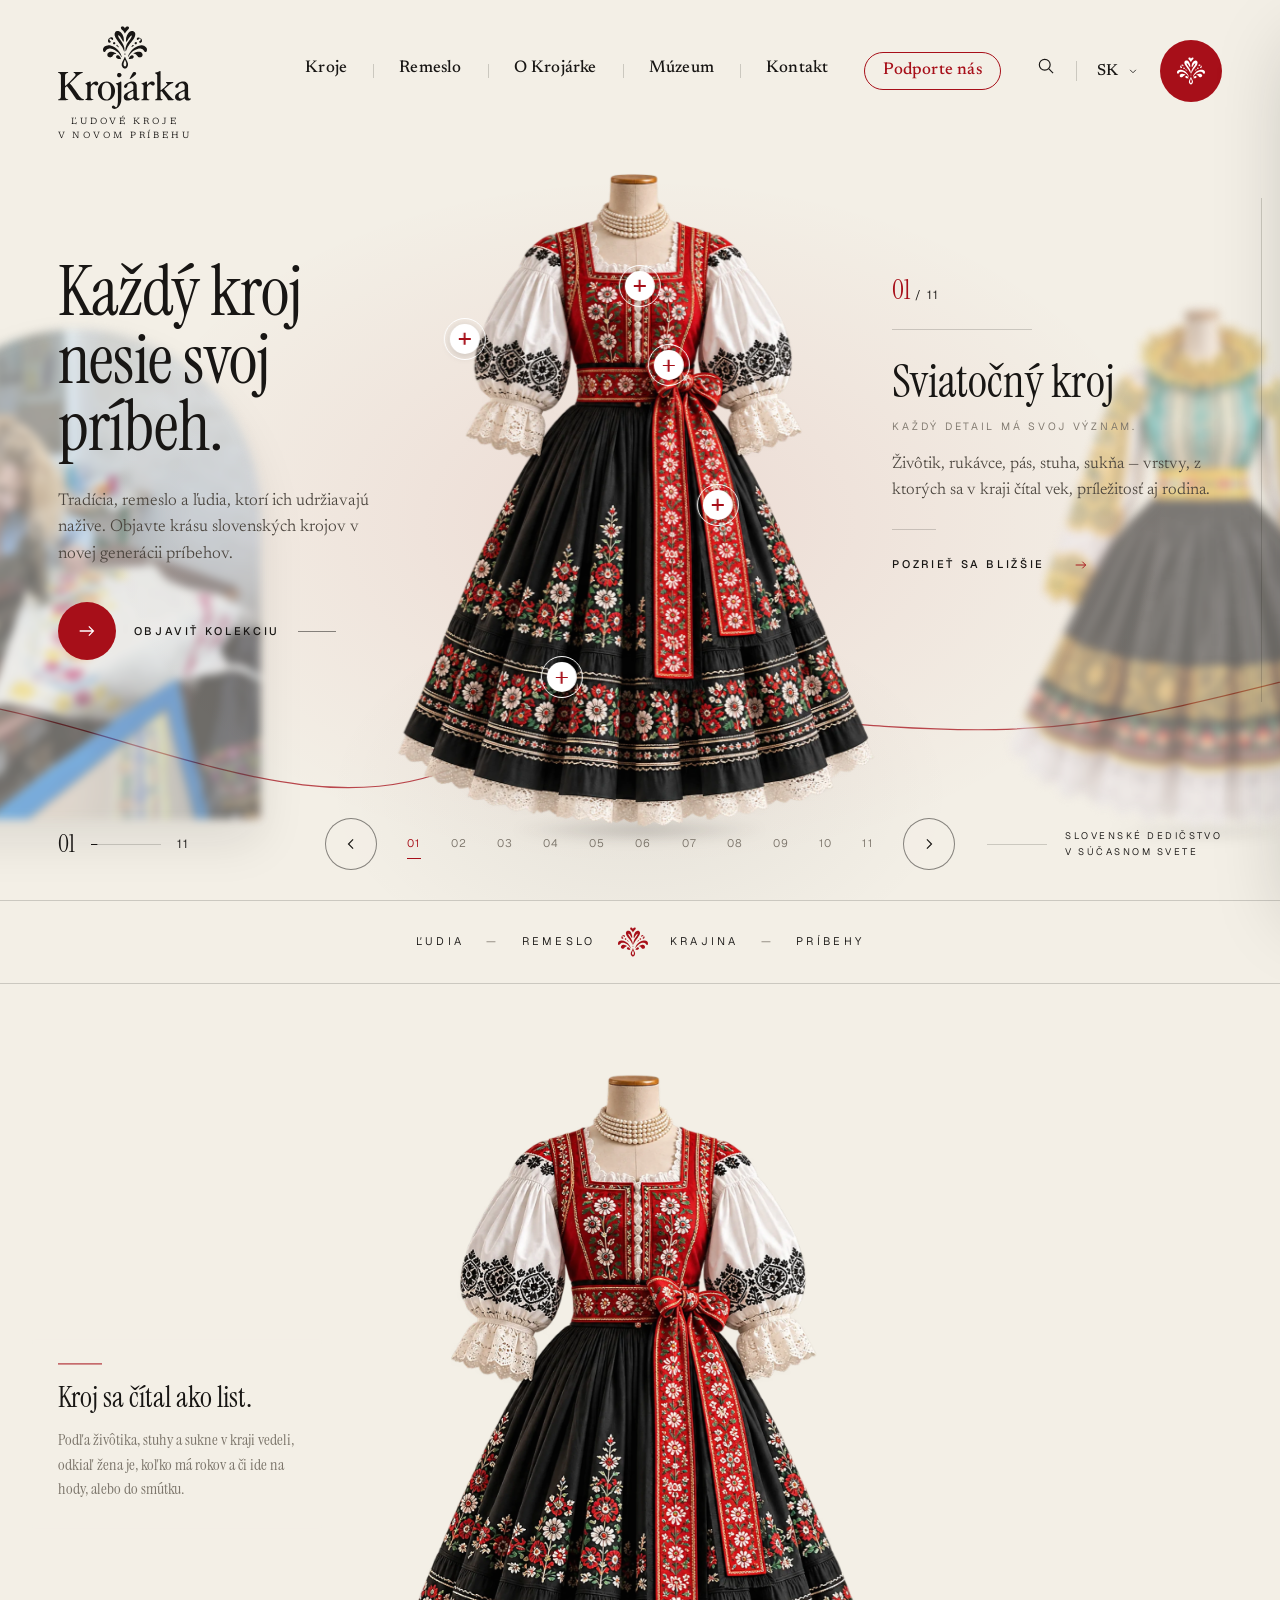
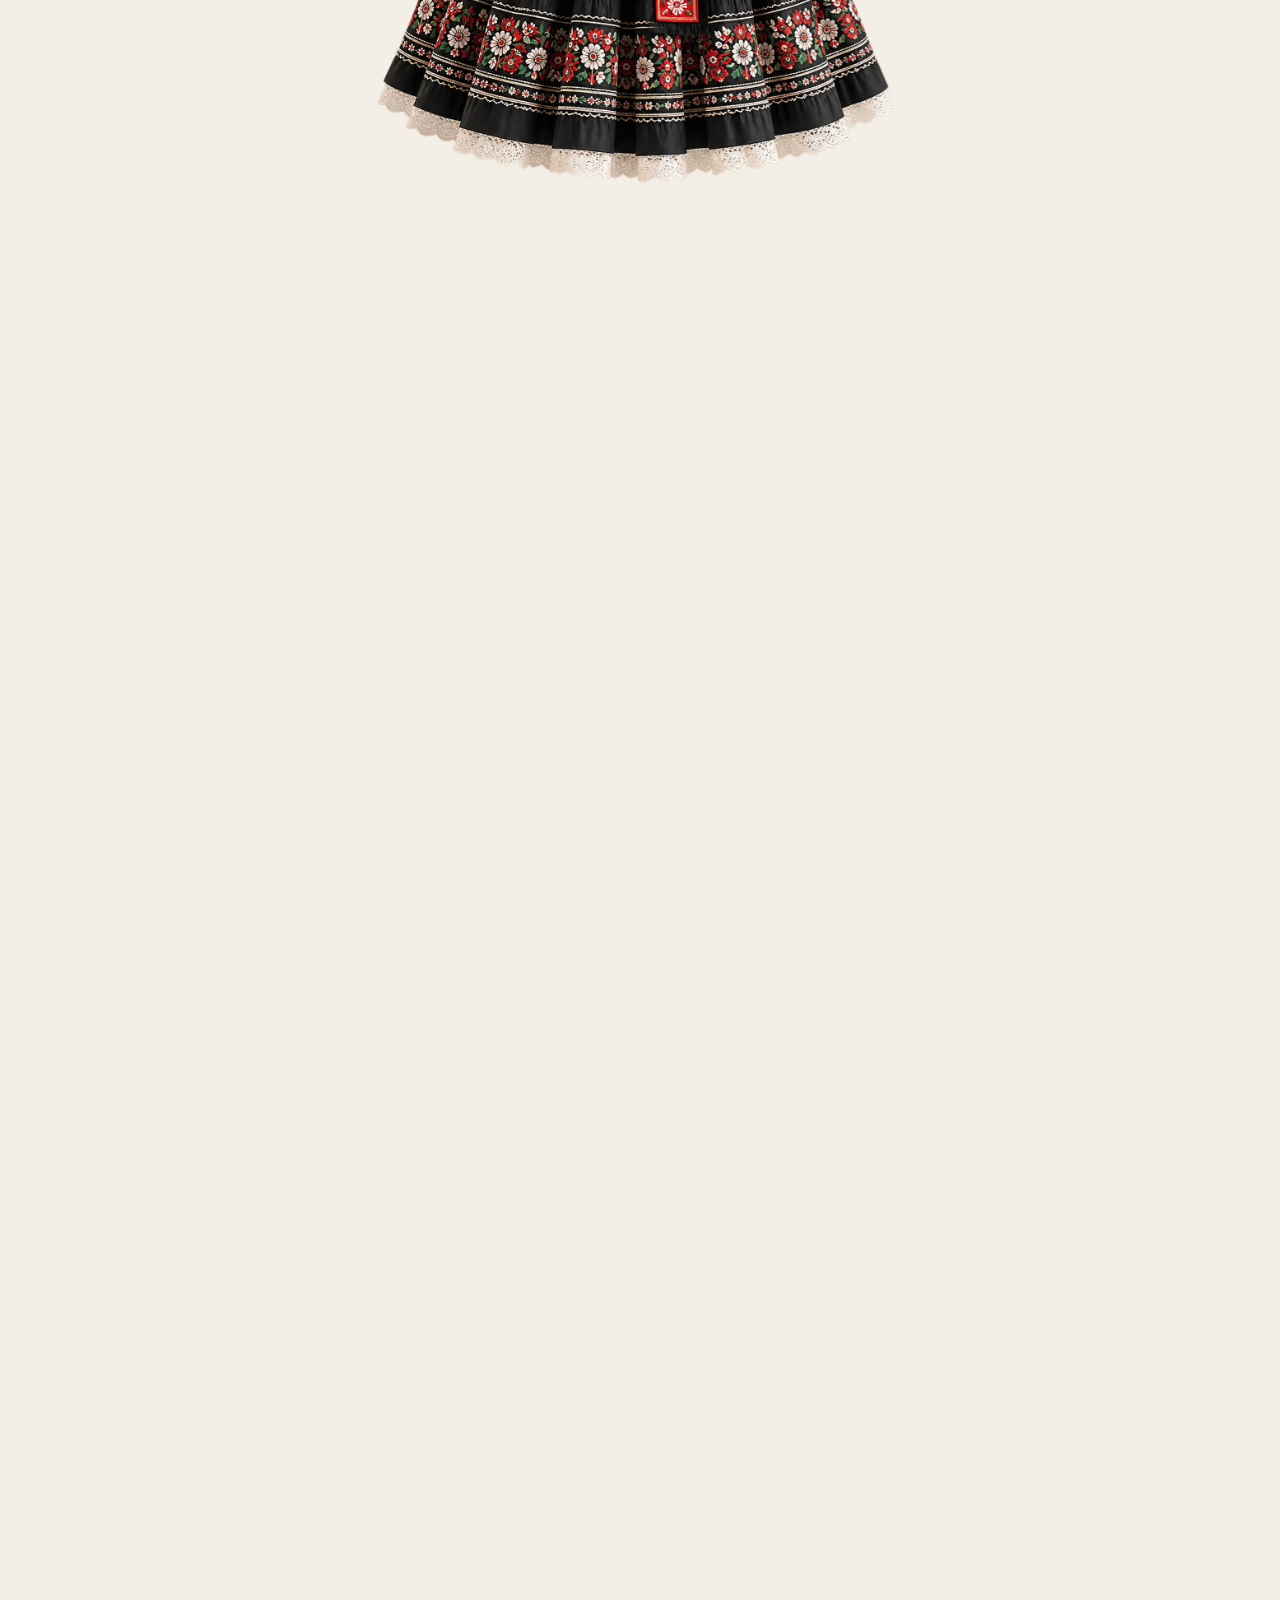
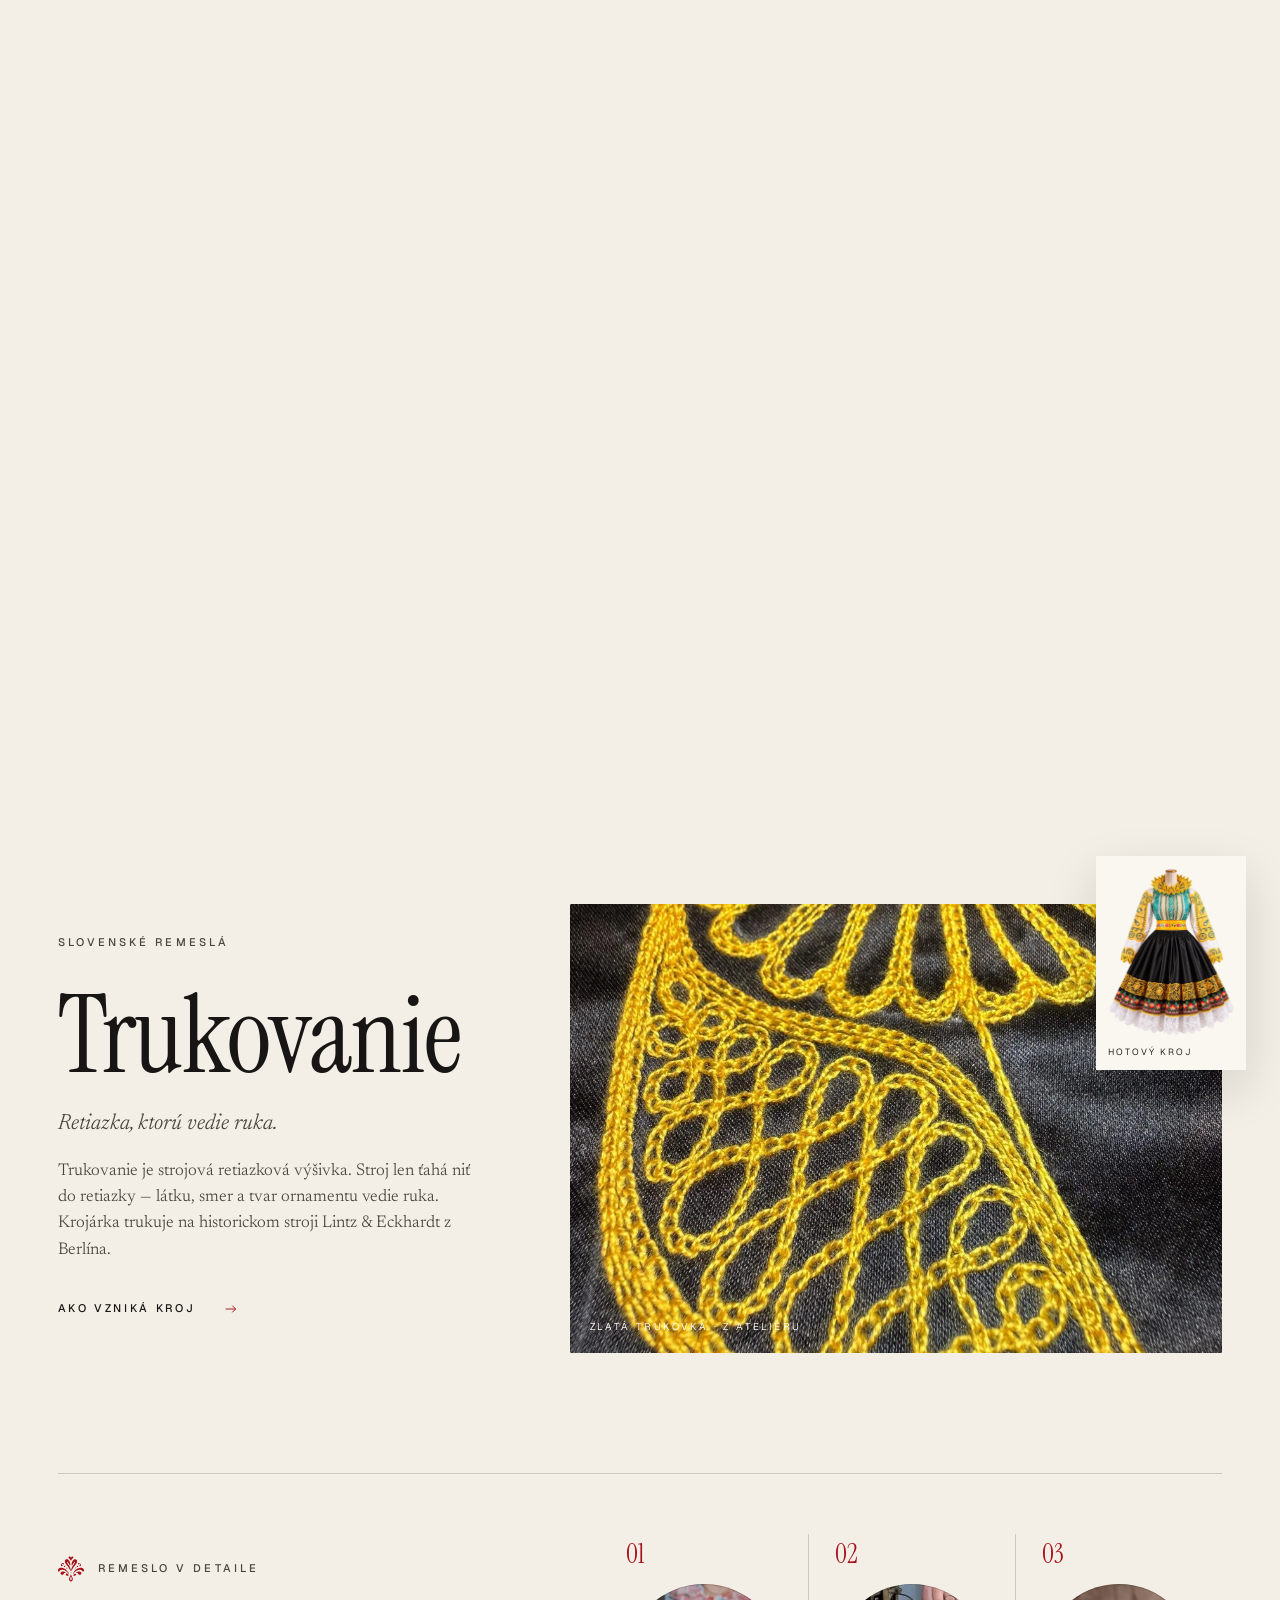
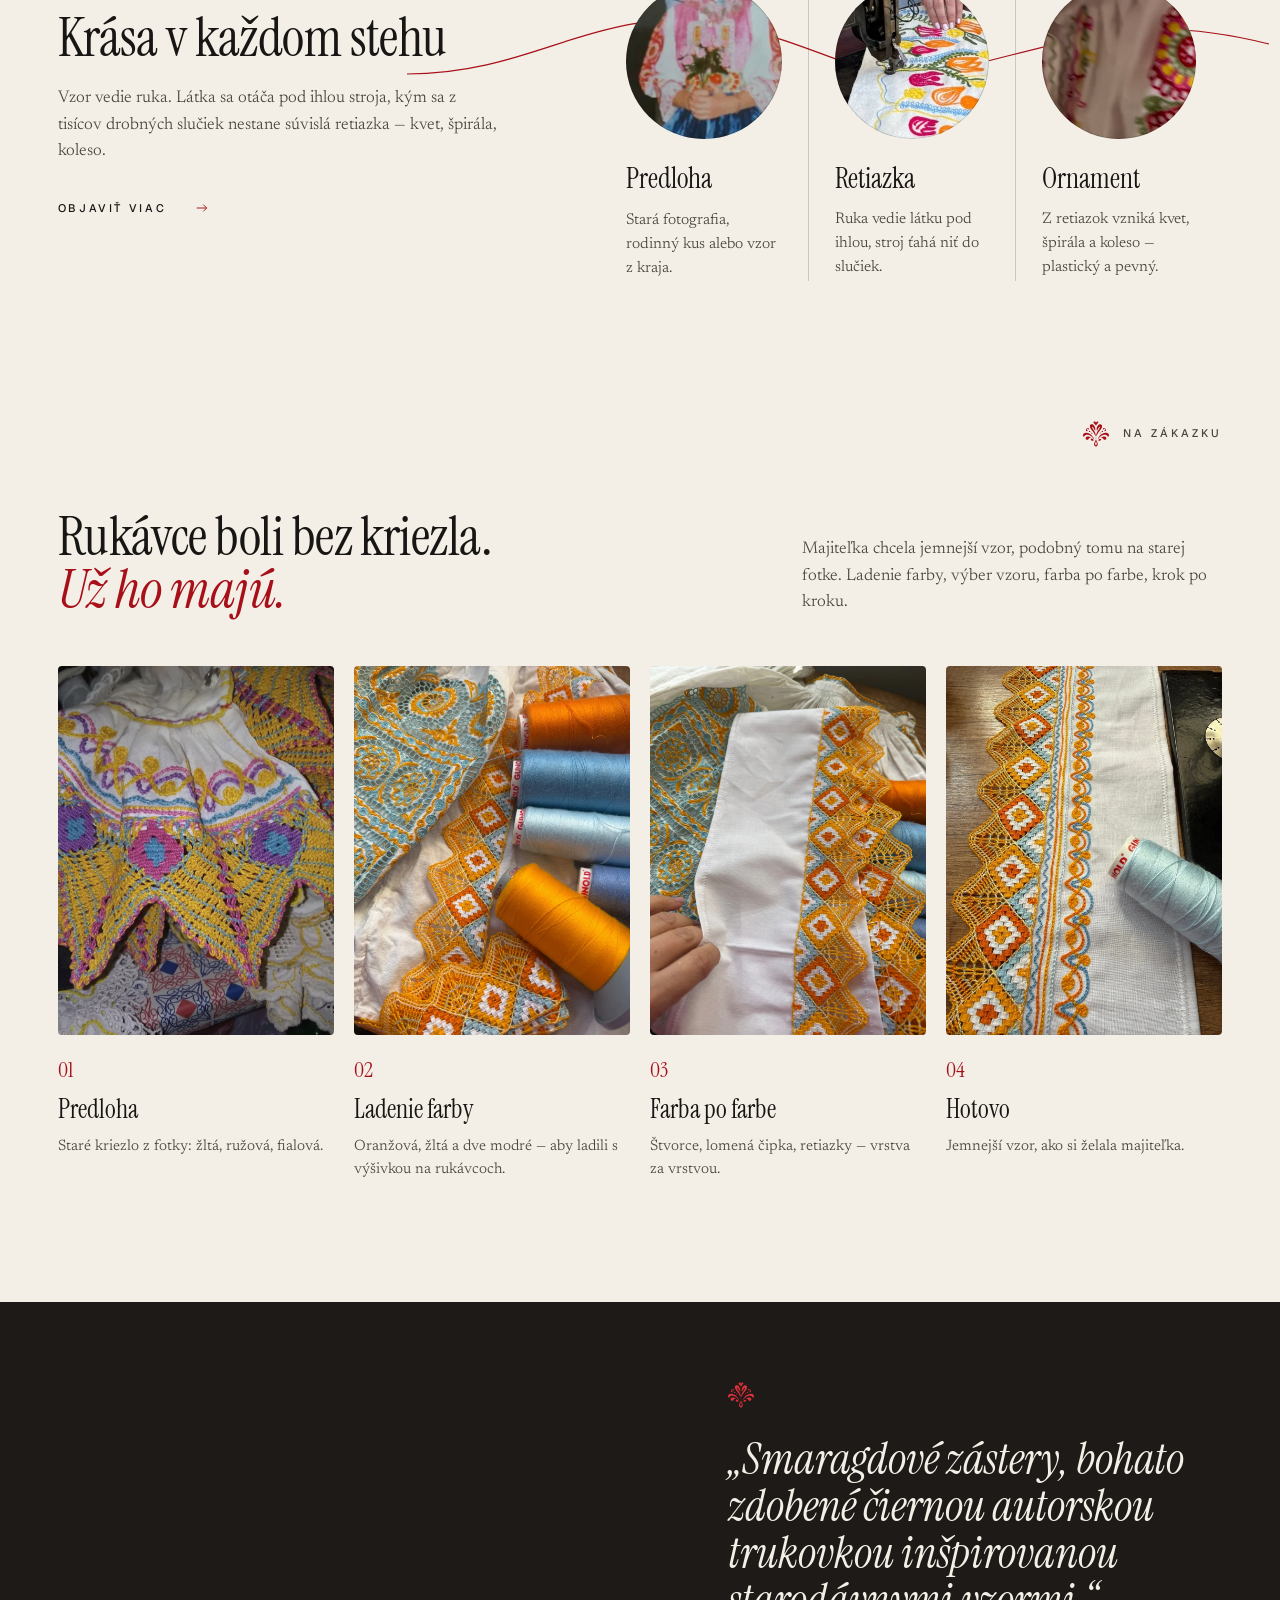
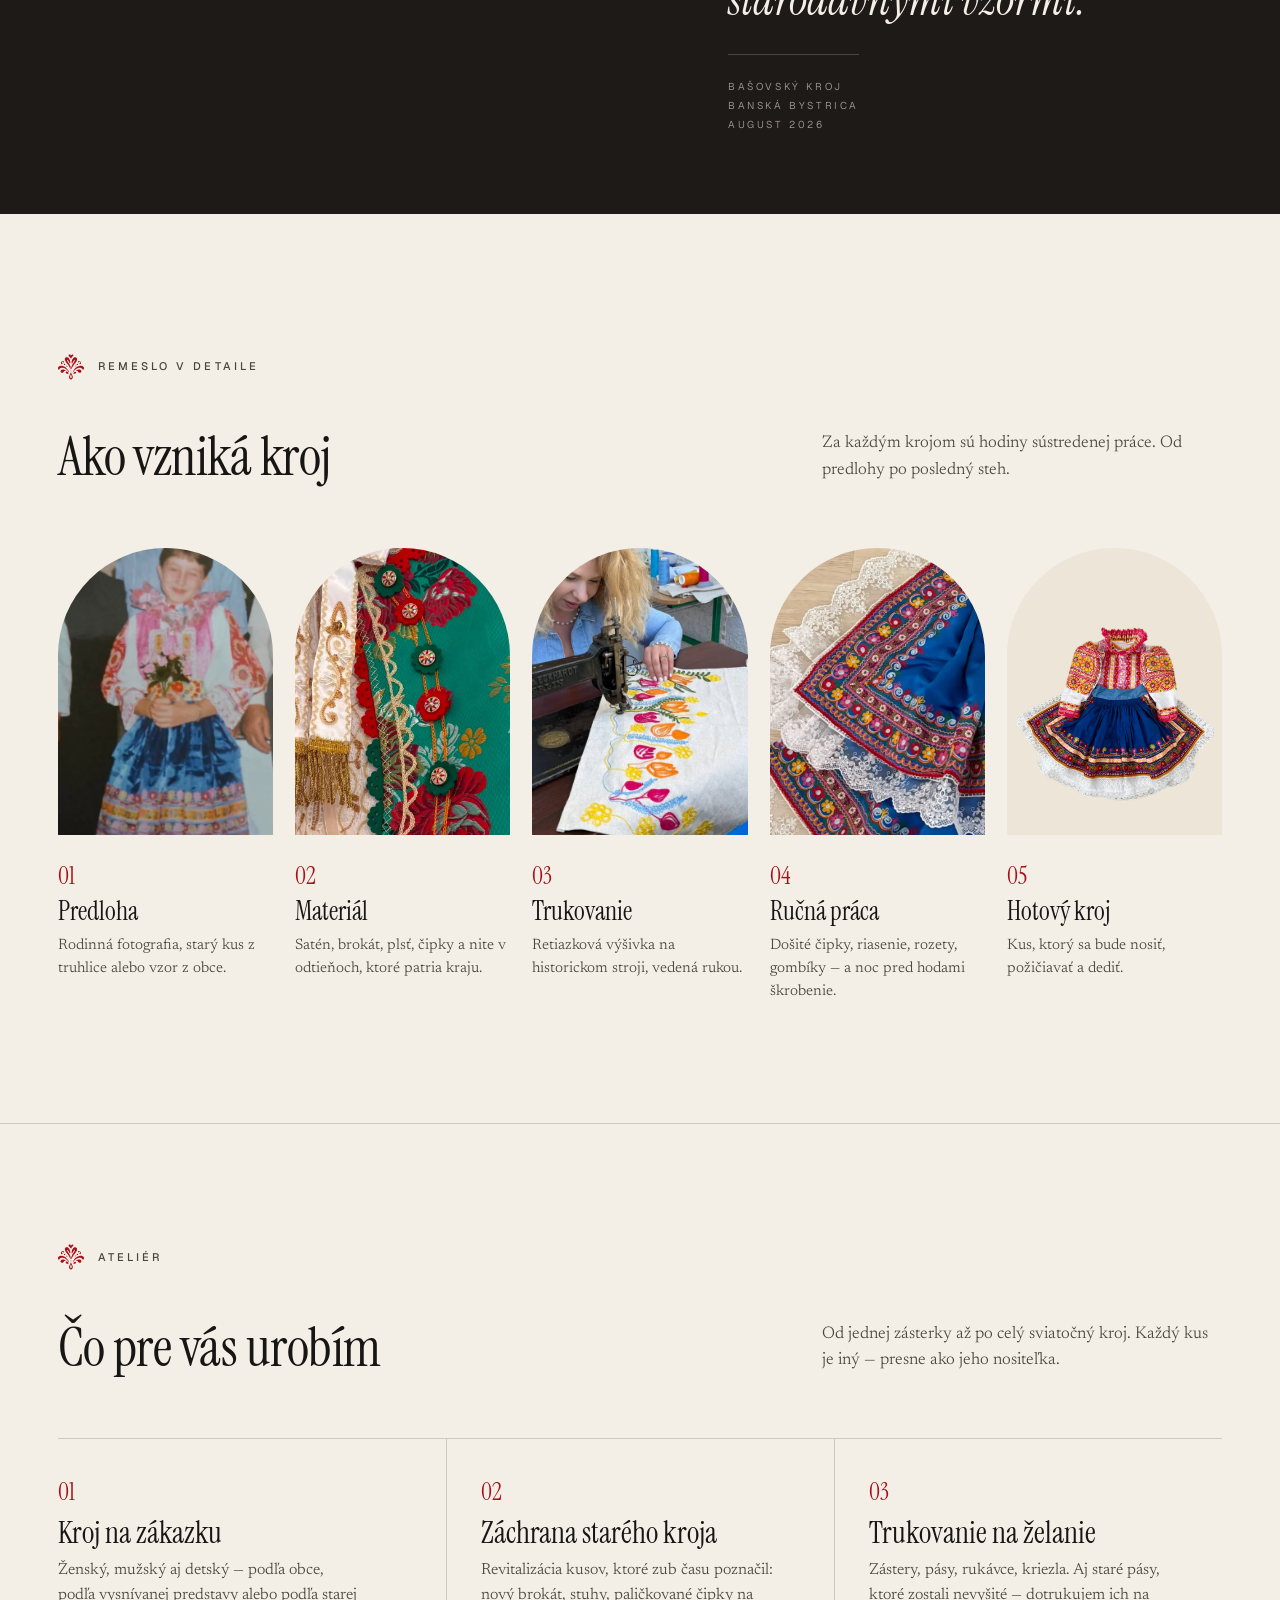
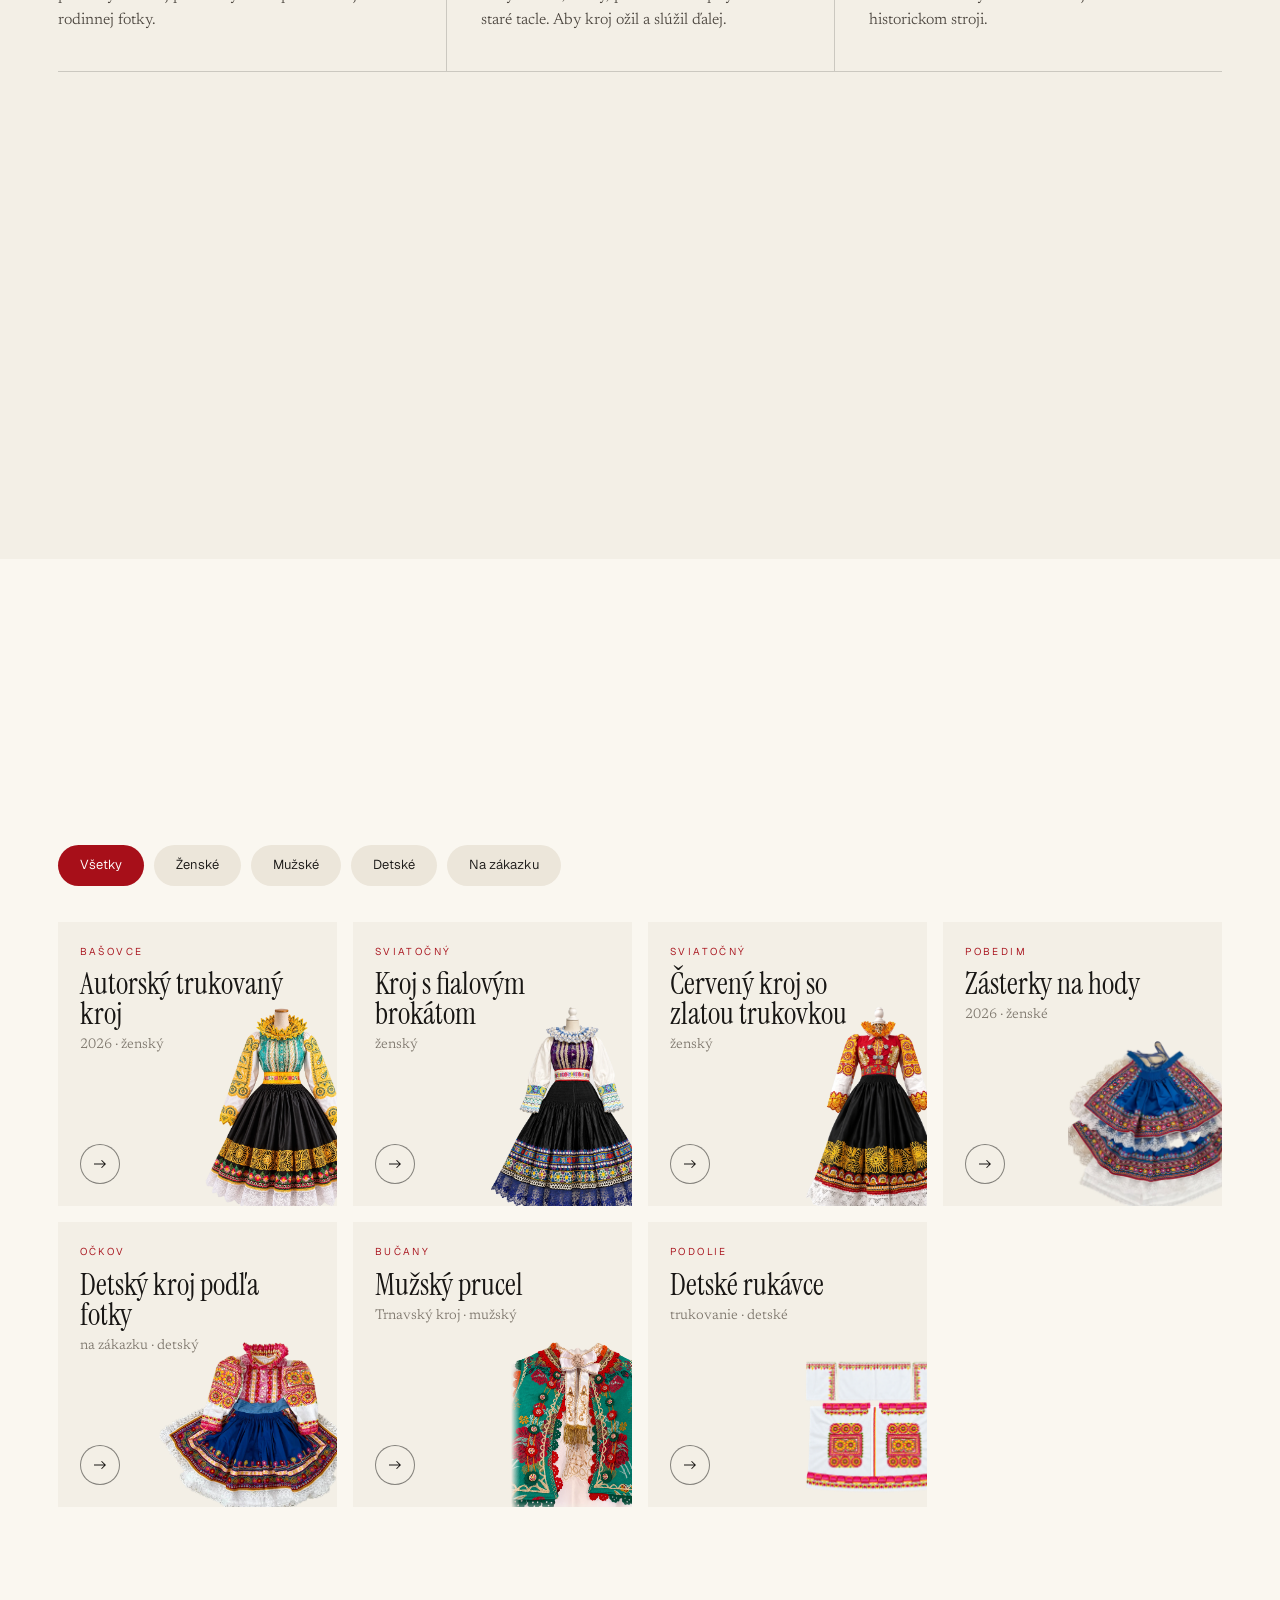
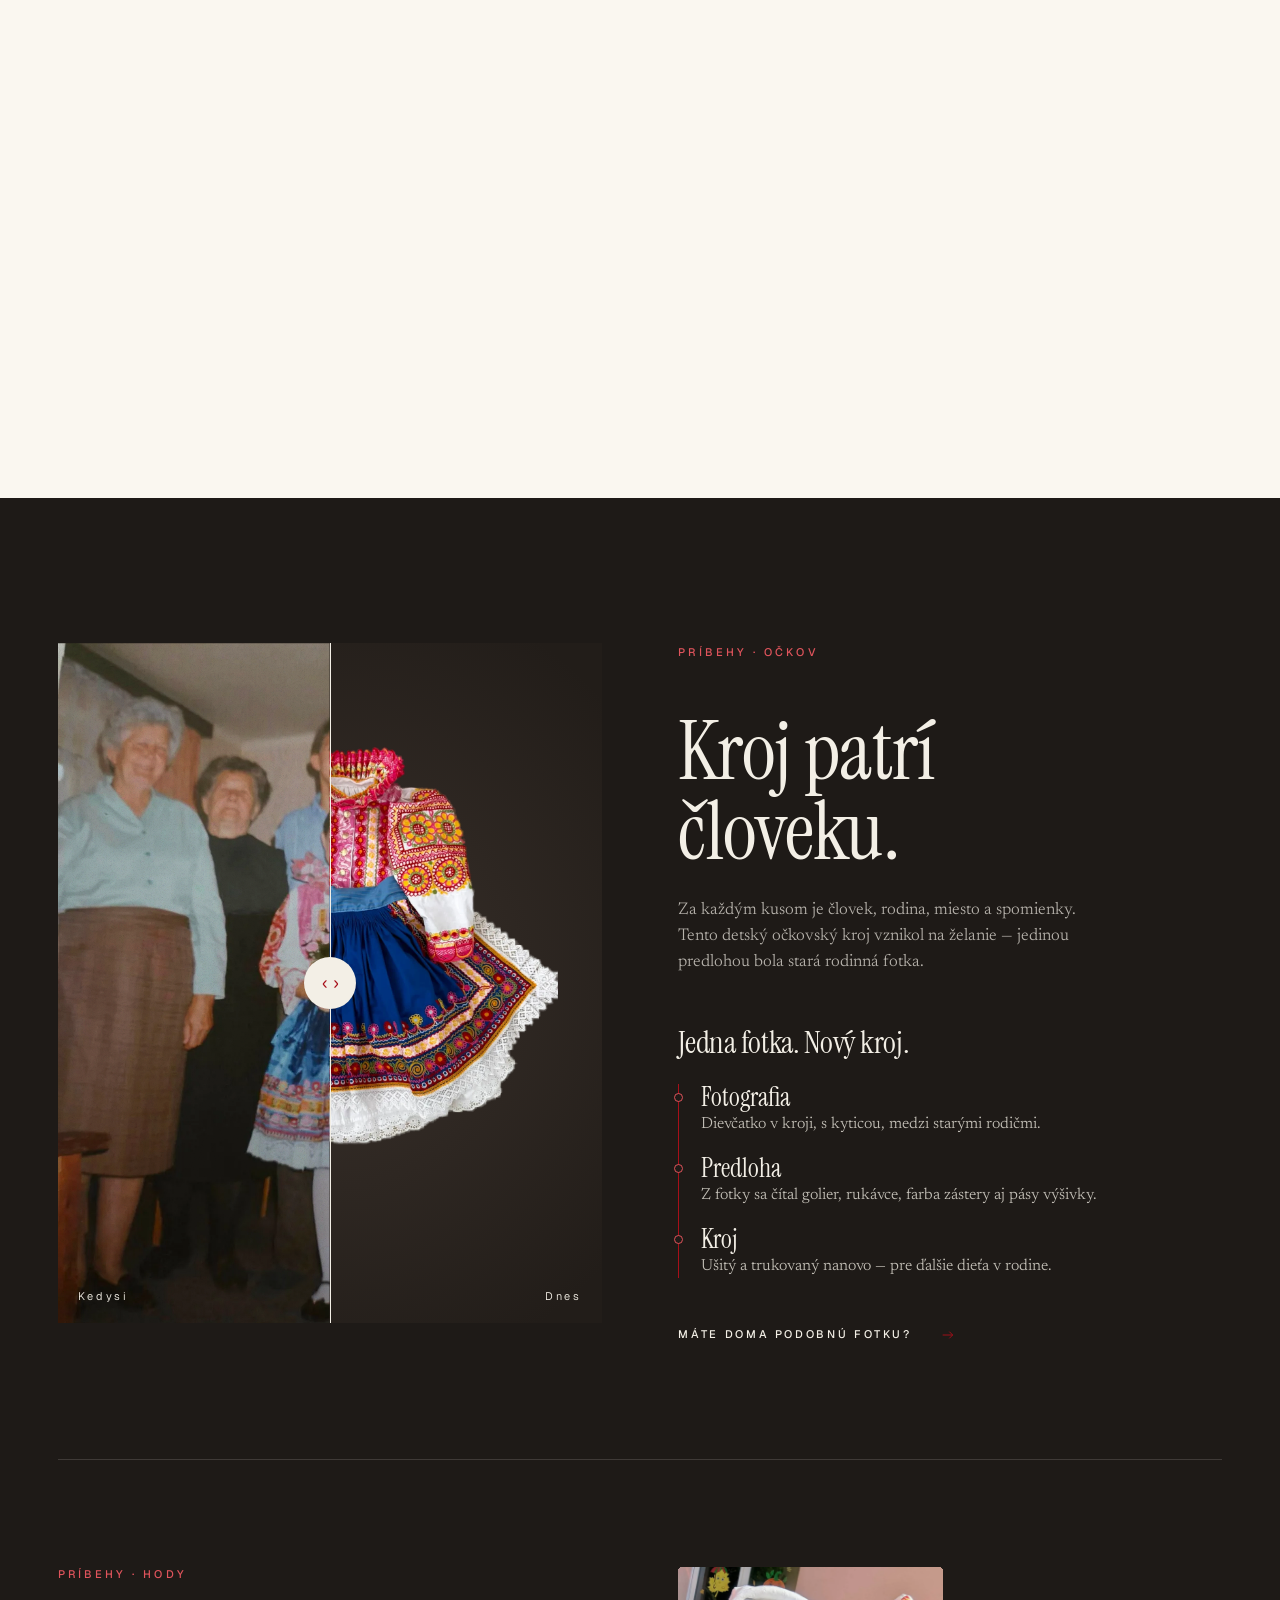
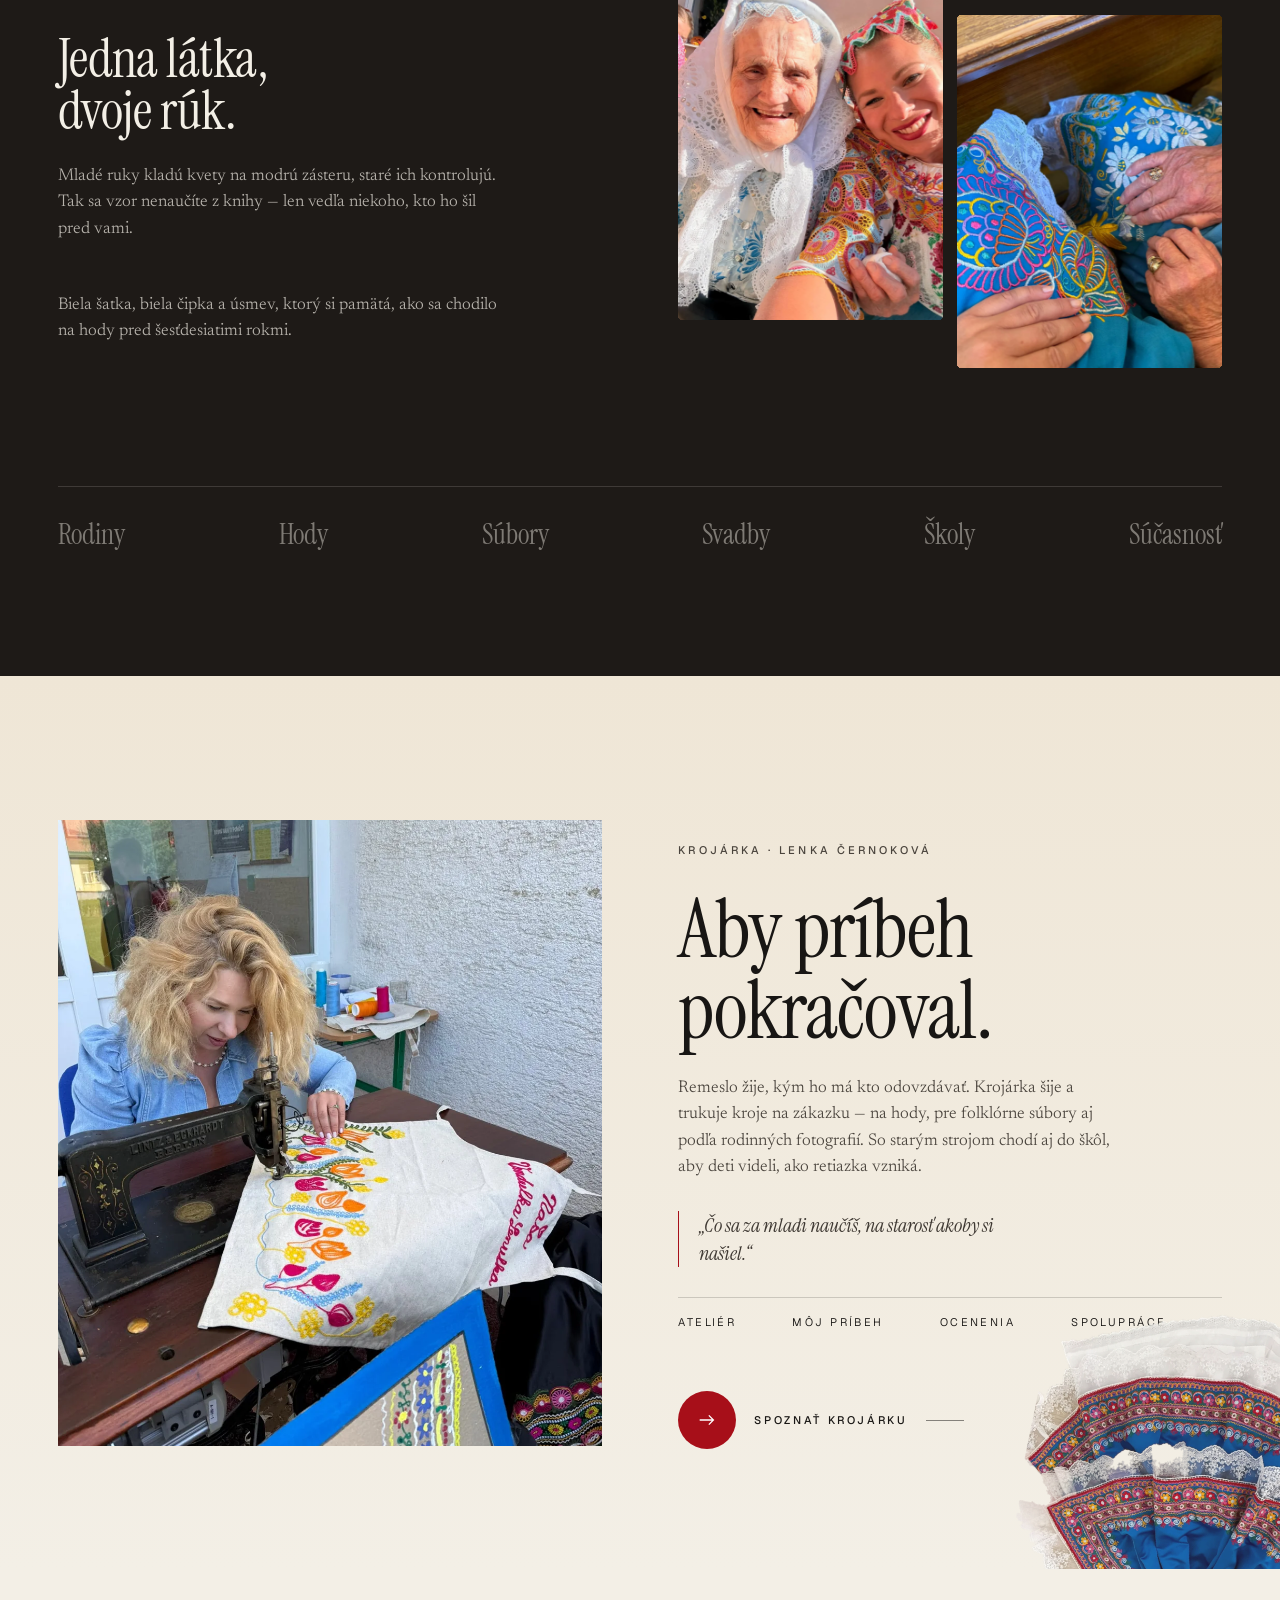
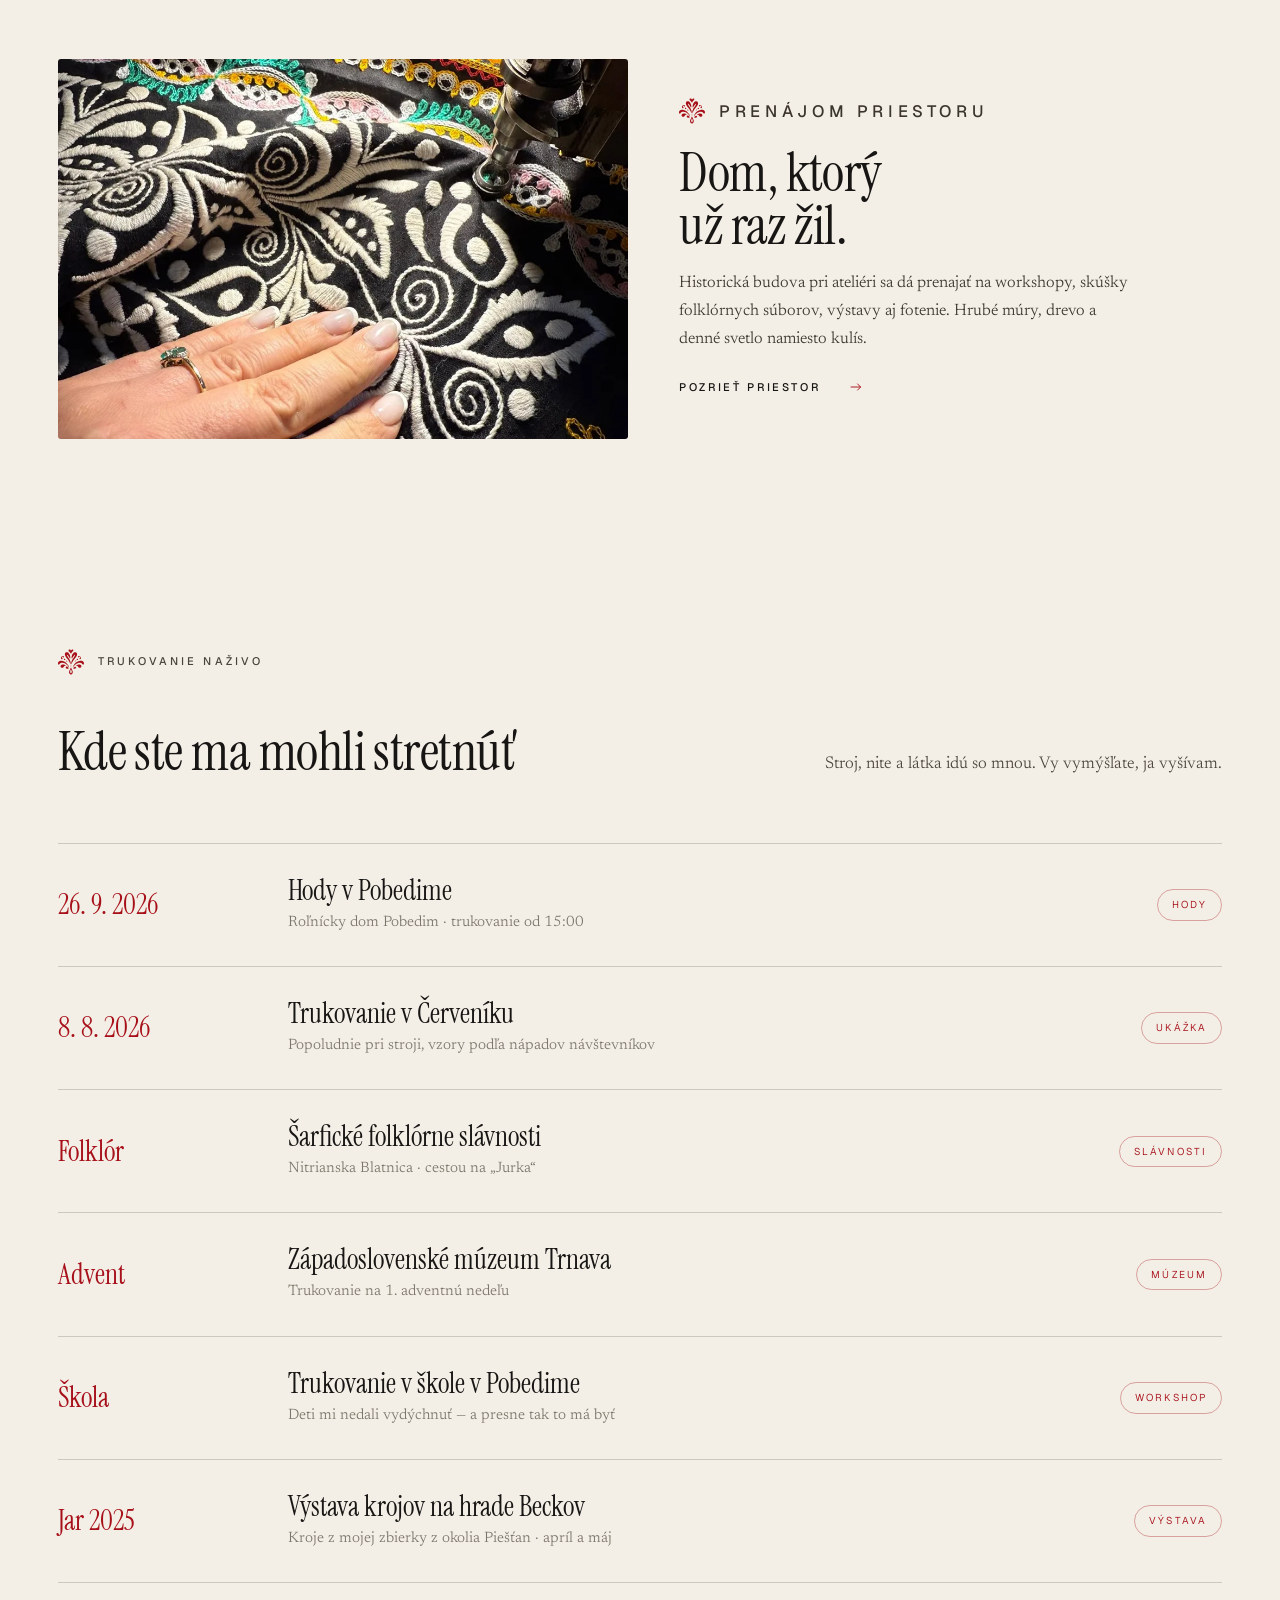
<file: index.html>
<!doctype html>
<html lang="sk">
<head>
<script>/*farba*/(function(){var d=document.documentElement,q=location.search;try{if(/[?&]farba=modra/.test(q))localStorage.setItem("farba","modra");if(/[?&]farba=orig/.test(q))localStorage.removeItem("farba");if(localStorage.getItem("farba")==="modra")d.classList.add("farba-modra")}catch(e){if(/[?&]farba=modra/.test(q))d.classList.add("farba-modra")}})();</script>
<script>if(/[?&]logo=alt/.test(location.search)||localStorage.getItem("logo")==="alt"){document.documentElement.classList.add("logo-alt");localStorage.setItem("logo","alt")}if(/[?&]logo=sig/.test(location.search)||localStorage.getItem("logo")==="sig"){document.documentElement.classList.remove("logo-alt");document.documentElement.classList.add("logo-sig");localStorage.setItem("logo","sig")}if(/[?&]logo=orig/.test(location.search)){localStorage.removeItem("logo");document.documentElement.classList.remove("logo-alt");document.documentElement.classList.remove("logo-sig")}</script>
<meta charset="utf-8">
<meta name="viewport" content="width=device-width, initial-scale=1">
<title>Krojárka — ľudové kroje v novom príbehu</title>
<meta name="description" content="Slovenské kroje, trukovanie, výšivka, modrotlač a čepčenie. Remeslo, regióny a príbehy ľudí, ktorí kroj nosili a odovzdali ďalej.">
<link rel="icon" href="logo/favicon.svg" type="image/svg+xml">
<link rel="apple-touch-icon" href="logo/favicon.svg">
<link rel="preconnect" href="https://fonts.googleapis.com">
<link rel="preconnect" href="https://fonts.gstatic.com" crossorigin>
<link href="https://fonts.googleapis.com/css2?family=Instrument+Serif:ital@0;1&family=Newsreader:ital,opsz,wght@0,6..72,300..500;1,6..72,300..400&family=Geist:wght@400;500&display=swap" rel="stylesheet">
<link rel="preload" as="image" href="img/kroj-trukovanie.webp">
<link rel="stylesheet" href="styles.css?v=94">
<link rel="stylesheet" href="motion.css?v=2">
<link rel="stylesheet" href="podstranky.css?v=2">
</head>
<body>

<svg width="0" height="0" style="position:absolute" aria-hidden="true">
  <defs>
    <!-- ornament: osemlistý „kvet" z výšivky -->
    <symbol id="orn" viewBox="0 0 124.88 120.88"><path fill="currentColor" d="M60.78 120.49C59.21 119.92 57.97 119.11 56.62 117.76C55.14 116.28 54.40 115.11 53.72 113.17L53.20 111.69L53.15 109.29C53.09 106.53 53.20 105.76 54.00 103.45C54.69 101.45 55.23 100.32 56.90 97.44C59.20 93.45 60.77 90.08 61.18 88.23C61.47 86.97 61.73 86.45 62.13 86.40C62.63 86.34 62.86 86.73 63.25 88.21C63.89 90.71 65.22 93.73 67.34 97.50C69.68 101.68 70.76 104.61 71.06 107.62C71.33 110.29 70.30 114.06 68.70 116.29C67.50 117.97 65.18 119.83 63.44 120.52C62.34 120.95 62.06 120.95 60.78 120.49ZM63.10 114.07C63.54 113.84 64.64 112.70 65.03 112.06C66.91 109.01 66.46 104.04 63.81 98.75C63.59 98.30 63.31 97.61 63.20 97.21C62.71 95.50 61.71 95.58 61.16 97.38C61.02 97.82 60.56 98.94 60.13 99.87C58.81 102.78 58.25 105.09 58.25 107.67C58.25 110.04 58.73 111.51 59.94 112.85C61.08 114.12 62.19 114.55 63.10 114.07ZM48.95 93.43C48.61 93.33 47.37 93.17 46.20 93.06C42.92 92.75 41.67 92.44 40.19 91.59C36.84 89.65 36.07 86.52 38.32 84.01C39.18 83.06 40.01 82.71 41.60 82.65C43.20 82.58 44.20 82.87 45.61 83.79C47.24 84.85 49.00 86.93 49.75 88.69C50.09 89.49 51.00 92.48 51.00 92.82C51.00 93.59 50.30 93.80 48.95 93.43ZM73.47 93.36C73.16 93.18 73.19 92.55 73.58 91.27C74.77 87.35 77.22 84.33 80.19 83.11C82.90 82.01 85.87 83.01 86.94 85.40C87.93 87.60 86.71 90.21 84.05 91.59C82.85 92.21 82.85 92.21 80.12 92.43C78.02 92.61 76.16 92.92 74.83 93.31C74.10 93.53 73.77 93.54 73.47 93.36ZM18.55 88.38C15.82 87.98 13.22 85.78 12.56 83.31C11.94 81.01 12.28 78.56 13.49 76.72C15.54 73.59 19.54 71.98 24.31 72.39C26.06 72.53 29.22 73.26 30.50 73.81C31.14 74.09 31.73 74.34 33.89 75.25C34.76 75.62 36.75 76.80 37.37 77.33C37.77 77.67 37.89 78.27 37.59 78.46C37.51 78.52 36.85 78.57 36.12 78.57C35.00 78.58 34.64 78.64 33.62 78.97C31.10 79.81 29.53 81.08 27.73 83.72C26.19 85.98 25.30 86.84 23.69 87.63C22.05 88.43 20.49 88.66 18.55 88.38ZM103.13 88.35C102.27 88.23 100.78 87.69 99.89 87.17C98.95 86.61 97.59 85.20 96.37 83.49C94.32 80.61 93.63 80.01 91.23 78.99C89.98 78.47 89.89 78.45 88.56 78.43C86.66 78.41 86.33 78.26 86.65 77.56C87.19 76.37 94.77 73.07 98.25 72.50C99.65 72.27 102.23 72.21 103.67 72.37C109.57 73.01 113.57 77.98 112.10 82.83C111.22 85.76 108.90 87.78 105.83 88.31C104.61 88.52 104.32 88.52 103.13 88.35ZM52.60 87.51C52.42 87.37 51.89 86.59 51.43 85.78C49.10 81.74 45.38 77.04 42.27 74.19C37.75 70.05 34.55 67.90 29.81 65.83C28.52 65.26 25.64 64.41 23.56 63.98C21.76 63.60 21.37 63.56 19.56 63.57C17.72 63.58 17.44 63.62 16.07 63.98C14.03 64.53 12.54 65.22 11.17 66.26C9.66 67.40 8.89 68.26 7.55 70.25C6.09 72.44 5.35 73.05 4.00 73.21C2.54 73.38 1.02 71.88 0.37 69.62C-0.32 67.22 -0.03 64.04 1.11 61.69C3.17 57.42 7.45 54.90 13.41 54.46C19.33 54.03 25.55 55.66 31.81 59.28C35.49 61.40 37.04 62.51 39.54 64.80C42.23 67.26 46.35 72.11 48.38 75.21C50.58 78.56 53.77 86.91 53.11 87.57C52.94 87.74 52.88 87.73 52.60 87.51ZM71.29 86.93C71.16 86.59 71.34 84.98 71.60 84.19C71.84 83.47 72.48 81.93 73.41 79.81C76.27 73.35 83.47 65.02 89.81 60.86C94.76 57.62 101.22 55.09 106.12 54.48C107.65 54.29 111.65 54.29 112.93 54.48C117.81 55.21 121.95 57.98 123.69 61.69C124.53 63.46 124.80 64.65 124.79 66.50C124.76 70.50 122.96 73.38 120.47 73.38C119.09 73.38 118.32 72.69 116.81 70.17C114.79 66.78 112.24 64.99 108.06 63.99C106.42 63.60 106.18 63.57 104.06 63.57C101.91 63.57 101.73 63.59 99.88 64.03C95.81 64.98 92.35 66.52 88.06 69.30C82.90 72.63 76.08 79.73 73.29 84.67C72.13 86.71 71.49 87.44 71.29 86.93ZM61.63 81.63C61.29 81.29 61.21 80.69 61.28 79.00C61.36 77.03 61.57 76.56 62.37 76.56C63.24 76.56 63.41 76.97 63.39 78.90C63.38 80.56 63.26 81.19 62.87 81.60C62.55 81.94 61.96 81.96 61.63 81.63ZM59.94 71.70C59.75 71.45 59.38 70.62 59.12 69.85C58.53 68.06 57.94 66.57 57.12 64.75C56.77 63.96 56.32 62.94 56.12 62.49C55.68 61.47 54.18 58.67 53.56 57.68C51.75 54.83 47.62 49.24 43.50 44.07C38.53 37.82 37.82 36.81 35.79 33.06C34.69 31.03 34.02 29.37 33.48 27.28C32.98 25.38 32.97 25.25 32.97 23.31C32.96 21.06 33.15 20.11 33.91 18.48C34.99 16.16 36.60 14.80 39.31 13.92C40.68 13.48 40.69 13.47 42.44 13.54C43.93 13.59 44.35 13.66 45.33 13.98C49.68 15.40 52.84 18.61 55.75 24.56C58.53 30.24 59.69 36.05 59.11 41.39C58.94 42.96 58.76 43.51 58.33 43.75C57.82 44.04 57.46 43.75 56.58 42.36C56.16 41.70 55.37 40.47 54.83 39.62C54.29 38.78 53.42 37.29 52.90 36.32C50.36 31.56 48.51 29.07 46.05 27.10C44.58 25.92 43.89 25.72 43.31 26.31C42.27 27.34 44.19 32.22 47.37 36.63C53.08 44.53 54.39 46.55 56.45 50.56C58.53 54.64 59.56 57.31 60.32 60.59C60.77 62.55 60.77 62.58 60.89 66.75C60.99 70.16 60.98 71.04 60.84 71.50C60.63 72.21 60.37 72.27 59.94 71.70ZM64.04 71.05C63.88 70.79 63.81 70.25 63.72 68.46C63.53 64.38 63.88 61.53 64.95 58.56C67.92 50.34 69.61 47.26 75.06 40.12C78.25 35.96 81.06 30.86 81.56 28.34C81.96 26.28 81.01 25.56 79.42 26.74C76.50 28.93 73.50 32.93 70.29 38.93C69.77 39.89 69.07 41.06 68.74 41.51C68.41 41.96 67.95 42.66 67.72 43.07C67.21 43.98 66.80 44.18 66.28 43.79C65.66 43.33 65.35 41.42 65.36 37.99C65.36 35.56 65.53 34.18 66.12 31.69C68.55 21.41 74.46 14.32 81.31 13.49C85.22 13.01 88.91 14.77 90.50 17.88C91.85 20.53 91.98 23.51 90.93 27.56C89.85 31.68 87.63 35.60 83.05 41.44C74.01 52.96 71.57 56.49 68.90 61.91C67.25 65.24 66.61 66.74 65.80 69.06C65.04 71.28 64.55 71.83 64.04 71.05ZM44.37 59.89C44.06 59.69 43.33 59.12 42.75 58.62C42.17 58.13 41.46 57.62 41.19 57.50C38.81 56.43 38.24 56.12 38.00 55.73C37.47 54.85 37.85 53.62 38.82 53.11C39.30 52.85 39.40 52.84 39.87 52.98C40.54 53.19 41.25 53.92 41.96 55.16C42.37 55.85 42.81 56.39 43.52 57.03C45.04 58.41 45.79 59.66 45.35 60.10C45.13 60.32 44.98 60.29 44.37 59.89ZM80.33 59.29C80.29 59.25 80.25 59.12 80.25 59.00C80.25 58.79 82.57 55.11 83.24 54.27C84.36 52.85 85.86 52.60 86.85 53.66C87.99 54.88 86.73 56.71 84.38 57.25C83.62 57.42 82.69 57.90 81.93 58.51C81.51 58.84 80.61 59.38 80.46 59.38C80.44 59.38 80.38 59.34 80.33 59.29ZM30.12 51.18C29.06 50.72 28.25 49.46 28.25 48.25C28.25 46.95 29.12 45.60 30.20 45.25C30.82 45.04 32.45 45.15 32.98 45.43C33.59 45.74 34.48 46.68 34.76 47.29C35.40 48.70 34.72 50.50 33.31 51.14C32.67 51.44 30.77 51.46 30.12 51.18ZM91.40 51.12C90.76 50.79 90.05 49.91 89.86 49.21C89.40 47.48 91.02 45.36 92.95 45.16C95.27 44.92 97.04 47.21 96.10 49.22C95.79 49.87 94.94 50.77 94.33 51.09C93.67 51.43 92.05 51.45 91.40 51.12ZM104.69 47.23C103.75 46.88 102.75 45.96 102.41 45.14C102.02 44.21 102.58 43.33 104.36 42.08C105.47 41.30 106.31 40.43 106.59 39.77C106.89 39.05 106.97 36.17 106.70 35.65C106.23 34.74 104.93 34.57 103.57 35.24C102.92 35.56 102.50 35.92 101.49 36.99C99.37 39.27 98.21 39.58 96.91 38.23C94.99 36.22 96.20 32.98 99.24 32.00C101.46 31.29 103.68 32.03 106.87 34.54C109.54 36.64 110.71 38.88 110.60 41.72C110.56 43.00 110.53 43.12 110.03 44.14C109.08 46.10 107.60 47.26 105.95 47.33C105.46 47.35 104.89 47.31 104.69 47.23ZM17.80 47.14C16.65 46.84 15.22 45.63 14.74 44.55C13.30 41.34 14.57 36.77 17.57 34.34C19.01 33.17 21.82 31.92 23.50 31.69C25.32 31.45 27.71 32.81 28.57 34.57C29.38 36.23 29.00 38.28 27.74 38.99C26.68 39.59 26.11 39.31 23.81 37.05C21.86 35.13 21.11 34.66 20.28 34.81C18.77 35.09 18.08 36.32 18.37 38.20C18.58 39.54 18.96 40.14 20.61 41.83C22.67 43.92 22.80 44.47 21.57 45.84C20.57 46.95 19.07 47.47 17.80 47.14ZM61.72 20.16C61.62 20.04 61.33 19.52 61.09 19.00C59.90 16.52 58.19 14.34 54.78 10.98C52.03 8.28 51.29 7.30 50.93 5.88C50.47 4.07 50.91 2.29 52.10 1.24C53.10 0.35 53.59 0.19 55.26 0.19L56.72 0.19L57.80 0.74C59.53 1.62 60.50 2.75 61.54 5.16C61.88 5.93 62.61 5.96 62.93 5.22C63.63 3.61 63.91 3.10 64.49 2.41C66.82 -0.37 70.66 -0.83 72.73 1.44C73.47 2.25 73.75 2.99 73.75 4.12C73.75 6.19 73.29 6.94 69.81 10.50C66.21 14.20 64.11 16.98 63.17 19.32C62.76 20.35 62.18 20.69 61.72 20.16Z"/></symbol>
    <symbol id="wordmark" viewBox="0 0 235.50 67.25"><path fill="currentColor" d="M98.38 67.02C96.37 66.35 95.38 65.25 95.38 63.72C95.38 62.44 96.58 61.05 97.79 60.91C98.58 60.82 99.41 61.29 100.81 62.63C102.18 63.94 102.45 64.12 102.95 64.12C104.49 64.12 105.77 60.36 106.00 55.14C106.17 51.42 106.16 27.05 105.99 26.26C105.82 25.48 105.01 24.20 104.48 23.88C104.26 23.75 103.79 23.57 103.45 23.50C101.82 23.15 101.83 21.83 103.46 21.50C104.26 21.33 106.79 20.49 107.32 20.22C107.53 20.11 108.09 19.89 108.57 19.74C109.05 19.59 109.78 19.30 110.19 19.10C111.10 18.67 111.38 18.66 111.84 19.05L112.19 19.35L112.18 36.02C112.16 54.49 112.20 53.58 111.31 56.38C109.77 61.22 107.89 63.75 104.25 65.88C102.23 67.07 99.87 67.52 98.38 67.02ZM212.31 52.26C209.98 51.63 208.17 50.14 207.53 48.31C207.23 47.44 207.22 44.71 207.52 43.81C208.64 40.50 211.42 38.36 218.19 35.62C218.67 35.43 219.68 35.00 220.44 34.69C221.19 34.37 222.18 33.96 222.62 33.78C223.60 33.40 224.09 32.98 224.24 32.38C224.40 31.75 224.41 26.95 224.25 26.13C224.03 24.99 223.23 23.50 222.45 22.78C221.56 21.97 220.85 21.63 219.79 21.52C217.85 21.32 216.32 21.77 215.04 22.92C214.09 23.78 213.87 24.34 213.51 26.78C213.37 27.80 213.04 28.36 212.23 29.01C210.84 30.10 209.02 30.02 208.07 28.83C207.52 28.14 207.51 26.91 208.06 25.81C208.53 24.88 210.42 22.94 211.75 22.04C218.00 17.80 224.63 17.39 228.09 21.04C229.09 22.10 229.49 22.80 229.96 24.32L230.31 25.44L230.37 36.00C230.44 47.70 230.38 46.87 231.27 47.70C232.04 48.43 232.43 48.56 233.74 48.53C235.10 48.49 235.50 48.65 235.50 49.23C235.50 49.75 235.19 50.08 234.00 50.87C232.29 51.99 231.27 52.31 229.43 52.31C227.94 52.31 227.92 52.31 226.97 51.84C225.93 51.33 225.31 50.72 224.80 49.72C224.20 48.55 223.93 48.55 222.31 49.66C220.98 50.57 219.09 51.50 217.56 52.00C215.92 52.53 213.71 52.64 212.31 52.26ZM83.12 52.20C78.26 51.34 74.49 48.42 72.31 43.81C69.41 37.66 70.30 29.22 74.39 24.18C78.89 18.63 86.67 17.00 92.73 20.33C96.13 22.20 99.10 25.93 100.18 29.69C102.13 36.49 100.49 43.46 95.84 48.16C93.90 50.12 92.33 51.06 89.71 51.83C88.27 52.26 88.07 52.29 86.12 52.32C84.81 52.35 83.72 52.30 83.12 52.20ZM121.50 52.12C119.17 51.48 117.77 50.38 116.99 48.56C116.58 47.59 116.56 47.51 116.57 45.94C116.57 44.39 116.59 44.27 116.98 43.31C118.14 40.52 120.40 38.65 125.19 36.53C125.88 36.23 126.80 35.85 127.25 35.68C130.52 34.49 132.75 33.42 133.18 32.83C133.43 32.50 133.44 32.32 133.44 28.96L133.44 25.43L133.01 24.56C132.47 23.46 131.39 22.36 130.42 21.91C128.87 21.20 126.54 21.41 125.03 22.39C123.55 23.36 123.15 24.02 122.98 25.80C122.84 27.28 122.52 28.10 121.80 28.80C120.37 30.19 118.15 30.25 117.25 28.92C116.84 28.30 116.82 26.87 117.21 26.00C118.46 23.26 123.59 19.91 128.06 18.92C129.26 18.65 132.11 18.55 133.18 18.74C135.37 19.12 137.59 20.80 138.57 22.81C139.48 24.67 139.46 24.51 139.55 36.14C139.59 43.10 139.66 46.58 139.75 46.83C139.94 47.31 140.70 48.09 141.31 48.40C141.75 48.63 141.94 48.65 143.02 48.57C144.14 48.50 144.26 48.51 144.49 48.74C145.19 49.44 144.60 50.27 142.73 51.22C138.87 53.19 135.29 52.58 133.94 49.71C133.31 48.39 133.04 48.35 131.69 49.36C130.45 50.30 128.51 51.36 127.06 51.88C125.56 52.43 123.03 52.53 121.50 52.12ZM0.64 51.59C-0.23 51.15 0.04 50.44 1.19 50.08C2.68 49.63 3.00 49.47 3.62 48.92C4.39 48.23 4.94 47.13 5.13 45.95C5.28 44.95 5.30 10.57 5.15 8.25C5.06 6.95 5.01 6.74 4.62 6.01C3.97 4.79 2.91 4.02 1.31 3.61C0.10 3.30 -0.33 2.71 0.24 2.13C0.63 1.74 1.22 1.72 9.56 1.78C17.26 1.84 17.53 1.85 17.85 2.09C18.66 2.69 18.17 3.37 16.76 3.61C14.69 3.95 12.98 5.50 12.63 7.35C12.44 8.34 12.44 25.72 12.63 25.94C13.00 26.38 13.33 26.16 16.27 23.41C22.80 17.33 28.44 11.40 30.43 8.51C30.99 7.70 31.06 7.52 31.10 6.81C31.19 5.37 30.28 4.15 28.76 3.69C27.45 3.29 27.07 2.44 28.00 1.96C28.41 1.75 28.89 1.74 35.99 1.79L43.55 1.84L43.84 2.18C44.40 2.84 43.97 3.40 42.69 3.68C39.79 4.33 36.42 6.75 30.87 12.18C29.19 13.84 26.51 16.43 24.94 17.94C23.36 19.45 21.83 20.92 21.53 21.20C20.76 21.95 20.80 22.08 22.29 23.61C23.66 25.03 25.56 27.40 27.77 30.44C28.52 31.47 29.74 33.16 30.50 34.19C31.25 35.22 32.78 37.36 33.89 38.94C37.03 43.38 38.69 45.64 39.51 46.58C41.04 48.31 42.58 49.37 44.12 49.76C44.64 49.89 45.22 50.06 45.41 50.14C46.06 50.41 46.19 51.08 45.67 51.49C45.35 51.74 45.20 51.75 41.20 51.75C36.24 51.74 35.55 51.67 34.35 51.04C32.60 50.12 32.15 49.59 28.44 44.06C23.94 37.36 20.80 33.00 17.24 28.50C15.81 26.70 15.65 26.69 13.83 28.31C12.32 29.65 12.45 28.73 12.48 37.61C12.51 45.75 12.55 46.35 13.10 47.48C13.78 48.88 14.92 49.63 16.90 50.00C18.02 50.22 18.58 50.92 18.02 51.42C17.82 51.60 16.93 51.63 9.37 51.68C2.84 51.73 0.87 51.71 0.64 51.59ZM48.18 51.49C47.70 50.96 48.12 50.44 49.49 49.89C50.77 49.37 51.54 48.57 51.79 47.50C51.83 47.33 51.87 42.49 51.89 36.75C51.92 26.67 51.92 26.29 51.68 25.64C51.35 24.72 50.61 23.91 49.75 23.53C47.96 22.74 48.06 22.07 50.12 21.21C51.72 20.53 54.10 19.62 54.25 19.62C54.32 19.63 54.84 19.40 55.41 19.13C56.63 18.53 57.24 18.47 57.69 18.93C58.00 19.23 58.00 19.27 58.00 21.41C58.00 23.82 58.07 24.10 58.66 23.95C58.88 23.90 59.17 23.61 59.52 23.09C61.72 19.80 64.87 18.11 67.84 18.62C70.91 19.14 72.50 22.61 70.56 24.55C69.81 25.29 69.13 25.54 68.01 25.48C67.17 25.43 67.09 25.40 65.87 24.57C65.17 24.10 64.37 23.63 64.08 23.53C62.59 23.02 60.61 24.12 59.24 26.22C58.04 28.05 58.10 27.67 57.97 35.12C57.82 44.78 57.86 47.15 58.23 47.94C58.78 49.15 59.45 49.63 61.13 50.01C62.69 50.37 63.23 50.89 62.62 51.44C62.38 51.66 61.97 51.67 55.36 51.68C49.13 51.69 48.34 51.67 48.18 51.49ZM147.85 51.60C147.48 51.47 147.31 51.14 147.44 50.75C147.54 50.42 148.24 50.07 149.15 49.88C150.06 49.69 150.59 49.33 151.06 48.57L151.44 47.96L151.44 36.88L151.44 25.81L151.17 25.31C150.59 24.24 150.05 23.77 149.08 23.48C148.02 23.17 147.75 22.96 147.75 22.48C147.75 21.84 147.89 21.76 151.38 20.58C153.40 19.90 154.72 19.38 155.38 19.01C156.19 18.56 156.88 18.51 157.25 18.88C157.55 19.17 157.53 19.01 157.55 21.80C157.56 23.75 157.59 24.05 157.77 24.17C158.12 24.39 158.60 24.03 159.25 23.06C160.30 21.52 161.96 20.11 163.81 19.23L164.94 18.69L166.69 18.69C168.25 18.69 168.50 18.72 169.01 18.97C171.31 20.10 172.09 22.87 170.58 24.58C169.91 25.35 169.04 25.75 168.06 25.75C167.18 25.75 166.82 25.58 165.12 24.41C164.02 23.65 163.96 23.62 163.20 23.62C162.33 23.62 161.12 24.13 160.24 24.86C159.20 25.73 157.89 27.93 157.64 29.25C157.42 30.38 157.42 47.17 157.63 47.88C157.91 48.79 158.77 49.55 159.89 49.87C161.58 50.35 161.81 50.45 162.00 50.79C162.17 51.09 162.17 51.14 161.93 51.38C161.67 51.63 161.56 51.64 154.93 51.68C151.03 51.70 148.05 51.67 147.85 51.60ZM172.16 51.60C172.01 51.52 171.85 51.36 171.81 51.24C171.64 50.71 172.20 50.28 173.61 49.81C174.37 49.57 175.08 48.93 175.53 48.10L175.81 47.56L175.77 27.50C175.74 13.80 175.69 7.30 175.60 7.00C175.26 5.88 174.29 4.99 173.04 4.67C172.27 4.47 171.75 4.10 171.75 3.74C171.75 3.11 172.14 2.85 173.48 2.57C173.96 2.47 174.56 2.30 174.83 2.19C175.10 2.09 175.79 1.87 176.38 1.70C176.96 1.53 178.08 1.10 178.88 0.74C180.70 -0.08 181.00 -0.13 181.36 0.32L181.62 0.66L181.62 17.13C181.62 31.94 181.64 33.63 181.82 33.80C182.19 34.17 182.90 33.96 183.50 33.31C183.67 33.12 184.80 32.11 186.00 31.07C189.12 28.36 192.62 25.02 193.30 24.12C193.67 23.62 193.88 23.22 193.88 22.99C193.88 22.44 193.23 21.80 192.36 21.48C191.20 21.06 190.76 20.25 191.44 19.80C191.73 19.61 192.36 19.59 197.68 19.59C204.24 19.58 204.25 19.58 204.25 20.36C204.25 20.91 203.81 21.20 202.48 21.55C199.75 22.26 196.67 24.35 191.48 29.05C190.43 30.00 189.27 31.05 188.91 31.37C187.85 32.31 187.88 32.39 190.09 35.13C191.11 36.38 192.08 37.59 192.25 37.80C192.76 38.45 194.92 41.03 197.06 43.56C200.90 48.10 202.26 49.32 204.04 49.84C204.60 50.00 205.22 50.23 205.43 50.35C205.90 50.63 205.99 51.11 205.64 51.43C205.41 51.64 205.01 51.66 200.47 51.69C197.77 51.71 195.36 51.68 195.11 51.61C194.49 51.46 194.30 51.20 193.86 49.93C193.65 49.32 193.38 48.68 193.27 48.51C192.88 47.88 187.04 40.20 186.19 39.19C185.91 38.84 185.23 37.99 184.70 37.28C184.16 36.57 183.62 35.94 183.50 35.87C182.81 35.51 182.03 35.91 181.68 36.80C181.35 37.69 181.58 47.17 181.96 48.02C182.34 48.85 183.07 49.53 183.95 49.86C185.15 50.31 185.50 50.56 185.50 50.99C185.50 51.76 185.60 51.75 178.69 51.74C174.50 51.74 172.35 51.69 172.16 51.60ZM88.52 49.92C91.49 48.51 93.35 45.06 93.96 39.88C94.20 37.76 94.13 32.73 93.82 30.81C93.02 25.81 91.18 22.62 88.29 21.17L87.31 20.69L85.69 20.69C84.19 20.70 83.99 20.72 83.19 21.06C81.95 21.56 81.53 21.86 80.64 22.83C79.58 23.99 78.92 25.39 78.27 27.88C77.59 30.46 77.46 31.64 77.45 35.19C77.44 41.78 78.80 46.45 81.41 48.82C82.18 49.51 82.55 49.73 83.81 50.21C84.47 50.46 84.75 50.50 86.00 50.46C87.39 50.43 87.47 50.41 88.52 49.92ZM129.19 48.49C130.81 48.04 132.92 46.57 133.29 45.64C133.60 44.88 133.61 36.33 133.31 35.90C132.88 35.30 132.45 35.46 128.38 37.68C124.76 39.66 123.03 41.61 122.90 43.86C122.77 46.06 123.83 47.72 125.80 48.40C126.54 48.65 128.41 48.70 129.19 48.49ZM220.89 48.11C222.26 47.58 223.62 46.56 224.10 45.69C224.41 45.14 224.34 36.31 224.03 35.97C223.73 35.63 222.96 35.69 222.14 36.11C221.75 36.31 220.62 36.87 219.62 37.35C215.97 39.12 214.09 40.82 213.62 42.77C213.44 43.53 213.52 45.43 213.75 45.88C215.00 48.31 217.97 49.24 220.89 48.11ZM127.28 14.06C126.94 13.82 126.92 13.39 127.24 12.78C130.78 5.80 132.33 3.16 133.34 2.33C135.08 0.93 137.91 1.73 138.36 3.75C138.59 4.78 138.22 5.64 136.96 6.97C136.30 7.67 135.94 7.97 132.56 10.64C129.09 13.39 128.29 13.99 127.94 14.12C127.53 14.28 127.61 14.29 127.28 14.06ZM107.56 11.08C105.57 10.42 104.52 9.00 104.65 7.14C104.76 5.68 105.60 4.35 106.81 3.72C107.51 3.36 108.87 3.28 109.82 3.56C110.74 3.82 111.97 4.99 112.22 5.83C112.41 6.45 112.42 7.89 112.25 8.53C111.78 10.18 109.17 11.61 107.56 11.08Z"/></symbol>
    <symbol id="arrow" viewBox="0 0 24 24"><path d="M4 12h15m-5-5 5 5-5 5" fill="none" stroke="currentColor" stroke-width="1.4"/></symbol>
    <symbol id="chev-l" viewBox="0 0 24 24"><path d="M14.5 6.5 9 12l5.5 5.5" fill="none" stroke="currentColor" stroke-width="1.4"/></symbol>
    <symbol id="chev-r" viewBox="0 0 24 24"><path d="M9.5 6.5 15 12l-5.5 5.5" fill="none" stroke="currentColor" stroke-width="1.4"/></symbol>
  </defs>
</svg>

<!-- ───────── HEADER ───────── -->
<header class="site-header" id="top">
  <a class="logo" href="index.html" aria-label="Krojárka — domov">
    <span class="logo-sig-v" data-svg="logo/krojarka-signature-vertical.svg?v=10"></span>
    <span class="logo-sig-img" data-svg="logo/krojarka-signature.svg?v=10"></span>
    <img class="logo-alt-img" src="img/logo-nahradne-kruh.webp?v=3" alt="Krojárka">
    <svg class="logo-orn" viewBox="0 0 124.88 120.88"><use href="#orn"/></svg>
    <svg class="logo-word" viewBox="0 0 235.50 67.25"><use href="#wordmark"/></svg>
    <span class="logo-tag">Ľudové kroje<br>v novom príbehu</span>
  </a>
  <nav class="main-nav" aria-label="Hlavná navigácia">
    <a href="#kroje">Kroje</a>
    <a href="#remeslo">Remeslo</a>
    <a href="o-krojarke.html">O Krojárke</a>
    <a href="podpor-nas.html">Múzeum</a>
    <a href="kontakt.html">Kontakt</a>
    <a class="nav-support" href="podpor-nas.html#podporit">Podporte nás</a>
  </nav>
  <div class="header-tools">
    <button class="icon-btn" aria-label="Hľadať"><svg viewBox="0 0 24 24" width="20" height="20"><circle cx="10.5" cy="10.5" r="6.5" fill="none" stroke="currentColor" stroke-width="1.4"/><path d="m15.5 15.5 5 5" stroke="currentColor" stroke-width="1.4"/></svg></button>
    <span class="tools-sep"></span>
    <button class="lang">SK <svg viewBox="0 0 24 24" width="14" height="14"><path d="m7 10 5 5 5-5" fill="none" stroke="currentColor" stroke-width="1.4"/></svg></button>
    <button class="menu-btn" aria-label="Menu" aria-expanded="false" aria-controls="overlay-nav"><svg><use href="#orn"/></svg></button>
  </div>
</header>

<div class="overlay-nav" id="overlay-nav" aria-hidden="true">
  <nav>
    <a href="#kroje"><small>01</small>Kroje</a>
    <a href="#remeslo"><small>02</small>Remeslo</a>
    <a href="#pribehy"><small>03</small>Príbehy</a>
    <a href="#regiony"><small>04</small>Regióny</a>
    <a href="o-krojarke.html"><small>05</small>O Krojárke</a>
    <a href="podpor-nas.html"><small>06</small>Múzeum</a>
    <a href="priestor.html"><small>07</small>Priestor</a>
    <a href="kontakt.html"><small>08</small>Kontakt</a>
    <a href="podpor-nas.html#podporit"><small>09</small>Podporte nás</a>
  </nav>
  <p class="overlay-foot">SK / EN &nbsp;·&nbsp; Ateliér Piešťansko</p>
</div>

<main>

<!-- ───────── 01 HERO / 7 PRÍBEHOV ───────── -->
<section class="hero" id="hero" aria-roledescription="carousel" aria-label="Sedem príbehov kroja">
  <div class="hero-ambient" aria-hidden="true"></div>
  <div class="hero-map" aria-hidden="true">
    <svg viewBox="0 0 600 600">
      <path class="map-river" d="M520 40 C470 90 430 120 400 160 C360 210 330 230 318 280 C305 330 330 360 318 410 C305 460 280 500 250 560"/>
      <g class="map-pts"></g>
    </svg>
  </div>
  <div class="hero-pattern" aria-hidden="true"></div>

  <svg class="hero-thread" viewBox="0 0 1440 400" preserveAspectRatio="none" aria-hidden="true">
    <path id="thread-path" d=""/>
  </svg>

  <div class="hero-left">
    <h1 class="display">Každý kroj<br>nesie svoj <br>príbeh.</h1>
    <p class="lede">Tradícia, remeslo a ľudia, ktorí ich udržiavajú nažive. Objavte krásu slovenských krojov v novej generácii príbehov.</p>
    <a class="cta-round" href="#kroje"><span class="dot"><svg><use href="#arrow"/></svg></span>Objaviť kolekciu<span class="cta-line"></span></a>
  </div>

  <div class="stage" id="stage">
    <!-- figúry vloží JS -->
  </div>

  <div class="hero-right" aria-live="polite">
    <p class="counter"><b id="h-num">01</b> / <span class="of-n">08</span></p>
    <span class="rule"></span>
    <div class="hr-body" id="hr-body"></div>
  </div>


  <div class="hero-bottom">
    <div class="hb-count"><b id="hb-num">01</b><span class="hb-bar"><i id="hb-fill"></i></span><span class="of-n">08</span></div>
    <div class="hb-mid"><button class="hero-arrow prev" id="prev" aria-label="Predchádzajúci kroj"><span><svg><use href="#chev-l"/></svg></span><em>Predchádzajúci<br>kroj</em></button><div class="hb-nums" id="hb-nums" role="tablist"></div><button class="hero-arrow next" id="next" aria-label="Nasledujúci kroj"><span><svg><use href="#chev-r"/></svg></span><em>Nasledujúci<br>kroj</em></button></div>
    <p class="hb-note">Slovenské dedičstvo<br>v súčasnom svete</p>
  </div>
</section>

<div class="pillars" aria-label="Štyri piliere">
  <span>Ľudia</span><i>—</i><span>Remeslo</span><svg><use href="#orn"/></svg><span>Krajina</span><i>—</i><span>Príbehy</span>
</div>

<!-- ───────── 02 MACRO TRANSITION — vždy aktuálny kroj z hero ───────── -->
<section class="macro" id="macro" aria-label="Od kroja k stehu">
  <div class="macro-sticky">
    <div class="macro-frame">
      <img class="macro-kroj" src="img/kroj-trukovanie.webp" alt="" aria-hidden="true">
      <div class="macro-detail" id="macro-detail"></div>
    </div>
    <p class="macro-cap"><span class="eyebrow" id="macro-label">Pozrite sa bližšie</span><span class="display-s">Z jedného stehu<br>vzniká celý kroj.</span></p>
    <svg class="macro-thread" viewBox="0 0 100 1000" preserveAspectRatio="none" aria-hidden="true"><path d="M50 0 C50 200 70 300 50 450 C30 600 50 800 50 1000"/></svg>
  </div>
</section>

<!-- ───────── 03 TRUKOVANIE / REMESLO ───────── -->
<section class="craft" id="remeslo">
  <div class="craft-hero">
    <div class="craft-copy reveal">
      <p class="eyebrow">Slovenské remeslá</p>
      <h2 class="display-l">Trukovanie</h2>
      <p class="sub">Retiazka, ktorú vedie ruka.</p>
      <p>Trukovanie je strojová retiazková výšivka. Stroj len ťahá niť do retiazky — látku, smer a tvar ornamentu vedie ruka. Krojárka trukuje na historickom stroji Lintz &amp; Eckhardt z Berlína.</p>
      <a class="link-arrow" href="#proces">Ako vzniká kroj <svg><use href="#arrow"/></svg></a>
    </div>
    <div class="craft-media reveal">
      <div class="media-video">
        <video src="img/trukovka.mp4" poster="img/trukovka-zlata.webp" muted loop playsinline autoplay preload="metadata" aria-label="Zlatá trukovka na čiernom saténe — ruka vedie látku pod ihlou"></video>
        <span class="media-tag">Zlatá trukovka · z ateliéru</span>
      </div>
      <figure class="orig-card">
        <img src="img/kroj-basovsky-v2.webp" alt="" loading="lazy">
        <figcaption>Hotový kroj</figcaption>
      </figure>
    </div>
  </div>

  <div class="stitch reveal">
    <div class="stitch-copy">
      <p class="eyebrow"><svg class="orn-s"><use href="#orn"/></svg>Remeslo v detaile</p>
      <h2 class="display-m">Krása v každom stehu</h2>
      <p>Vzor vedie ruka. Látka sa otáča pod ihlou stroja, kým sa z tisícov drobných slučiek nestane súvislá retiazka — kvet, špirála, koleso.</p>
      <a class="link-arrow" href="#proces">Objaviť viac <svg><use href="#arrow"/></svg></a>
    </div>
    <ol class="stitch-steps">
      <li><span class="n">01</span><span class="circ" style="--img:url(img/foto-rodinna.webp);--pos:50% 42%;--z:320%"></span><h3>Predloha</h3><p>Stará fotografia, rodinný kus alebo vzor z kraja.</p></li>
      <li><span class="n">02</span><span class="circ" style="--img:url(img/krojarka-stroj.webp);--pos:42% 56%;--z:380%"></span><h3>Retiazka</h3><p>Ruka vedie látku pod ihlou, stroj ťahá niť do slučiek.</p></li>
      <li><span class="n">03</span><span class="circ" style="--img:url(img/rukavce-poster.jpg);--pos:50% 45%;--z:170%"></span><h3>Ornament</h3><p>Z retiazok vzniká kvet, špirála a koleso — plastický a pevný.</p></li>
    </ol>
    <svg class="stitch-thread" viewBox="0 0 1000 120" preserveAspectRatio="none" aria-hidden="true"><path pathLength="1" d="M0 90 C150 90 220 20 360 40 C500 60 520 110 660 80 C800 50 860 30 1000 60"/></svg>
  </div>

  <div class="order reveal">
    <div class="order-head">
      <p class="eyebrow"><svg class="orn-s"><use href="#orn"/></svg>Na zákazku</p>
      <h2 class="display-m">Rukávce boli bez kriezla.<br><em>Už ho majú.</em></h2>
      <p>Majiteľka chcela jemnejší vzor, podobný tomu na starej fotke. Ladenie farby, výber vzoru, farba po farbe, krok po kroku.</p>
    </div>
    <ol class="order-steps">
      <li><figure><img src="img/kriezlo-predloha.webp" alt="Staré kriezlo z fotky — predloha" loading="lazy"></figure><span class="n">01</span><h3>Predloha</h3><p>Staré kriezlo z fotky: žltá, ružová, fialová.</p></li>
      <li><figure><img src="img/kriezlo-niti.webp" alt="Cievky nití v oranžovej, žltej a modrej pri rukávcoch" loading="lazy"></figure><span class="n">02</span><h3>Ladenie farby</h3><p>Oranžová, žltá a dve modré — aby ladili s výšivkou na rukávcoch.</p></li>
      <li><figure><img src="img/kriezlo-rozpracovane.webp" alt="Rozpracované kriezlo priložené k rukávcu" loading="lazy"></figure><span class="n">03</span><h3>Farba po farbe</h3><p>Štvorce, lomená čipka, retiazky — vrstva za vrstvou.</p></li>
      <li><figure><img src="img/kriezlo-hotove.webp" alt="Hotové kriezlo s vlnovkami a lomeným okrajom" loading="lazy"></figure><span class="n">04</span><h3>Hotovo</h3><p>Jemnejší vzor, ako si želala majiteľka.</p></li>
    </ol>
  </div>

  <div class="quote-band">
    <div class="qb-img"><img src="img/basovsky-zastera.webp" alt="Smaragdová zástera s čiernou autorskou trukovkou" loading="lazy"></div>
    <blockquote class="reveal">
      <svg class="orn-s"><use href="#orn"/></svg>
      <p>„Smaragdové zástery, bohato zdobené čiernou autorskou trukovkou inšpirovanou starodávnymi vzormi.“</p>
      <footer>Bašovský kroj<br>Banská Bystrica<br>august 2026</footer>
    </blockquote>
  </div>
</section>

<!-- ───────── 04 AKO VZNIKÁ KROJ ───────── -->
<section class="process" id="proces">
  <div class="sec-head reveal">
    <p class="eyebrow"><svg class="orn-s"><use href="#orn"/></svg>Remeslo v detaile</p>
    <h2 class="display-m">Ako vzniká kroj</h2>
    <p>Za každým krojom sú hodiny sústredenej práce. Od predlohy po posledný steh.</p>
  </div>
  <ol class="process-list">
    <li class="reveal"><figure style="--img:url(img/foto-rodinna.webp);--pos:50% 45%;--z:230%"></figure><span class="n">01</span><h3>Predloha</h3><p>Rodinná fotografia, starý kus z truhlice alebo vzor z obce.</p></li>
    <li class="reveal"><figure style="--img:url(img/prucel-foto.webp);--pos:80% 40%;--z:220%"></figure><span class="n">02</span><h3>Materiál</h3><p>Satén, brokát, plsť, čipky a nite v odtieňoch, ktoré patria kraju.</p></li>
    <li class="reveal"><figure style="--img:url(img/krojarka-stroj.webp);--pos:40% 55%;--z:200%"></figure><span class="n">03</span><h3>Trukovanie</h3><p>Retiazková výšivka na historickom stroji, vedená rukou.</p></li>
    <li class="reveal"><figure style="--img:url(img/zasterky-foto.webp);--pos:8% 40%;--z:260%"></figure><span class="n">04</span><h3>Ručná práca</h3><p>Došité čipky, riasenie, rozety, gombíky — a noc pred hodami škrobenie.</p></li>
    <li class="reveal"><figure class="fig-full" style="--img:url(img/kroj-ockovsky-detsky.webp);--pos:50% 100%;--z:contain"></figure><span class="n">05</span><h3>Hotový kroj</h3><p>Kus, ktorý sa bude nosiť, požičiavať a dediť.</p></li>
  </ol>
</section>

<!-- ───────── ČO PRE VÁS UROBÍM ───────── -->
<section class="services" id="sluzby">
  <div class="sec-head reveal">
    <p class="eyebrow"><svg class="orn-s"><use href="#orn"/></svg>Ateliér</p>
    <h2 class="display-m">Čo pre vás urobím</h2>
    <p>Od jednej zásterky až po celý sviatočný kroj. Každý kus je iný — presne ako jeho nositeľka.</p>
  </div>
  <ol class="svc-list">
    <li class="reveal"><span class="n">01</span><h3>Kroj na zákazku</h3><p>Ženský, mužský aj detský — podľa obce, podľa vysnívanej predstavy alebo podľa starej rodinnej fotky.</p></li>
    <li class="reveal"><span class="n">02</span><h3>Záchrana starého kroja</h3><p>Revitalizácia kusov, ktoré zub času poznačil: nový brokát, stuhy, paličkované čipky na staré tacle. Aby kroj ožil a slúžil ďalej.</p></li>
    <li class="reveal"><span class="n">03</span><h3>Trukovanie na želanie</h3><p>Zástery, pásy, rukávce, kriezla. Aj staré pásy, ktoré zostali nevyšité — dotrukujem ich na historickom stroji.</p></li>
    <li class="reveal"><span class="n">04</span><h3>Pôvodné kroje na predaj</h3><p>Staré, vypraté a vyškrobené krojové komplety z okolia Piešťan, ktoré hľadajú novú hrdú nositeľku.</p></li>
    <li class="reveal"><span class="n">05</span><h3>Trukovanie naživo</h3><p>Ukážky pre školy, folklórne slávnosti, múzeá a hody. Deti si vymyslia vzor, ja ho vyšijem.</p></li>
    <li class="reveal"><span class="n">06</span><h3>Darčeky s trukovkou</h3><p>Ľanové zásterky a tašky s menom, kvetom či venovaním. Každá iba jedna.</p></li>
  </ol>
  <blockquote class="svc-quote reveal">
    <p>„Trpezlivosť ruže prináša.“</p>
    <footer>Slovenské ľudové príslovie</footer>
  </blockquote>
</section>

<!-- ───────── 05 VYBRANÉ KROJE ───────── -->
<section class="collection" id="kroje">
  <div class="col-head reveal">
    <div>
      <p class="eyebrow">Z ateliéru</p>
      <h2 class="display-m">Kroje, ktoré<br>vznikli tento rok</h2>
    </div>
    <p>Každý kus je z konkrétnej obce a pre konkrétneho človeka — na hody, pre súbor, podľa rodinnej fotky. Od Bučian po Podolie.</p>
    <a class="link-arrow" href="#kroje">Všetky kroje <svg><use href="#arrow"/></svg></a>
  </div>
  <div class="chips" role="group" aria-label="Filtrovať kroje">
    <button class="chip is-on" data-f="all">Všetky</button>
    <button class="chip" data-f="zensky">Ženské</button>
    <button class="chip" data-f="muzsky">Mužské</button>
    <button class="chip" data-f="detsky">Detské</button>
    <button class="chip" data-f="zakazka">Na zákazku</button>
  </div>
  <div class="cards" id="cards"></div>
</section>

<!-- ───────── 06 REGIÓNY ───────── -->
<section class="regions" id="regiony">
  <div class="reg-copy reveal">
    <p class="eyebrow">Regióny</p>
    <h2 class="display-l">Jeden kraj.<br>Mnoho podôb.</h2>
    <p>Očkov, Pobedim, Podolie, Bašovce, Ostrov — dediny pár kilometrov od seba, a predsa každá s iným golierom, inou zásterou, inou farbou. Na mape sú obce, pre ktoré Krojárka šila, a miesta, kde ste ju mohli vidieť trukovať naživo.</p>
    <ul class="reg-legend"><li><i class="lg-kroj"></i>Kroje z ateliéru</li><li><i class="lg-live"></i>Trukovanie naživo</li></ul>
    <div class="reg-card" id="reg-card" aria-live="polite"></div>
  </div>
  <div class="reg-map reveal">
    <svg viewBox="0 0 600 740" id="reg-svg" role="img" aria-label="Mapa Považia a Trnavska s obcami, pre ktoré Krojárka šila">
      <path class="rm-river" d="M470 20 C430 80 400 120 372 170 C340 225 316 250 305 310 C294 370 318 410 300 470 C284 525 250 580 215 690"/>
      <text class="rm-river-lbl" x="0" y="0">Váh</text>
      <g id="reg-pts"></g>
    </svg>
  </div>
</section>

<!-- ───────── 06b HODY V KROJI (skutočné fotky z Bašoviec a Pobedima) ───────── -->
<section class="hody" id="hody">
  <div class="sec-head reveal">
    <p class="eyebrow"><svg class="orn-s"><use href="#orn"/></svg>Hody v kroji</p>
    <h2 class="display-m">Raz do roka<br>sa oblečie celá dedina.</h2>
    <p>Bašovce, Pobedim, Ostrov. Na hody sa kroje vyberú z truhlíc, vyškrobia a nažehlia — a pred kostolom sa stretnú tri generácie v rukávcoch.</p>
  </div>
  <div class="hd-grid">
    <figure class="hd-a reveal"><img src="img/hody/zeny-kostol.webp" alt="Ženy v krojoch pred kostolom na hodoch — rukávce s červenou a zlatou čipkou" loading="lazy"><figcaption>Pred kostolom · rukávce s červenou a zlatou čipkou</figcaption></figure>
    <figure class="hd-b reveal"><img src="img/hody/stofky.webp" alt="Vzácne bašovské štófky — biela čipka na pleciach" loading="lazy"><figcaption>Vzácne bašovské štófky</figcaption></figure>
    <figure class="hd-c reveal"><img src="img/hody/dievcata-okna.webp" alt="Dve dievčatá v krojoch pred domom s modrými oknami" loading="lazy"><figcaption>Pred domom · modrá a ružová</figcaption></figure>
    <figure class="hd-d reveal"><img src="img/hody/deti-kostol.webp" alt="Deti v krojoch v kostole počas hodovej omše" loading="lazy"><figcaption>V kostole · hodová omša</figcaption></figure>
  </div>
  <p class="hd-note reveal">Fotografie sú z hodov v Bašovciach a Pobedime, z kroja Krojárky a z krojov jej zákazníčok.</p>
</section>

<!-- ───────── 07 PRÍBEHY ───────── -->
<section class="stories" id="pribehy">
  <div class="st-grid">
    <div class="st-compare reveal" id="compare">
      <div class="st-now"><img src="img/kroj-ockovsky-detsky.webp" alt="Nový detský očkovský kroj ušitý podľa fotografie" loading="lazy"></div>
      <div class="st-then"><img src="img/foto-rodinna.webp" alt="Pôvodná rodinná fotografia — dievčatko v očkovskom kroji" loading="lazy"></div>
      <input type="range" min="0" max="100" value="50" aria-label="Porovnať fotografiu a nový kroj">
      <span class="st-handle" aria-hidden="true"></span>
      <span class="st-lbl l">Kedysi</span><span class="st-lbl r">Dnes</span>
    </div>
    <div class="st-copy reveal">
      <p class="eyebrow">Príbehy · Očkov</p>
      <h2 class="display-l">Kroj patrí<br>človeku.</h2>
      <p>Za každým kusom je človek, rodina, miesto a spomienky. Tento detský očkovský kroj vznikol na želanie — jedinou predlohou bola stará rodinná fotka.</p>
      <h3 class="display-s">Jedna fotka. Nový kroj.</h3>
      <ol class="timeline">
        <li><b>Fotografia</b>Dievčatko v kroji, s kyticou, medzi starými rodičmi.</li>
        <li><b>Predloha</b>Z fotky sa čítal golier, rukávce, farba zástery aj pásy výšivky.</li>
        <li><b>Kroj</b>Ušitý a trukovaný nanovo — pre ďalšie dieťa v rodine.</li>
      </ol>
      <a class="link-arrow" href="#kontakt">Máte doma podobnú fotku? <svg><use href="#arrow"/></svg></a>
    </div>
  </div>
  <div class="st-grid st-two">
    <div class="st-copy reveal">
      <p class="eyebrow">Príbehy · Hody</p>
      <h3 class="display-m">Jedna látka,<br>dvoje rúk.</h3>
      <p>Mladé ruky kladú kvety na modrú zásteru, staré ich kontrolujú. Tak sa vzor nenaučíte z knihy — len vedľa niekoho, kto ho šil pred vami.</p>
      <p>Biela šatka, biela čipka a úsmev, ktorý si pamätá, ako sa chodilo na hody pred šesťdesiatimi rokmi.</p>
    </div>
    <div class="st-pair reveal">
      <figure><img src="img/hody/babka-selfie.webp" alt="Stará pani v bielej čipkovej šatke a Krojárka v kroji, obe sa smejú" loading="lazy"></figure>
      <figure><img src="img/hody/ruky-zastery.webp" alt="Mladé a staré ruky na vyšívaných modrých zásterách" loading="lazy"></figure>
    </div>
  </div>
  <ul class="st-cats">
    <li>Rodiny</li><li>Hody</li><li>Súbory</li><li>Svadby</li><li>Školy</li><li>Súčasnosť</li>
  </ul>
</section>

<!-- ───────── 08 KROJÁRKA / ATELIÉR ───────── -->
<section class="atelier" id="krojarka">
  <div class="at-img reveal"><video src="img/krojarka-stroj.mp4" poster="img/krojarka-stroj.webp" muted loop playsinline autoplay preload="metadata" aria-label="Krojárka trukuje na historickom stroji Lintz &amp; Eckhardt"></video></div>
  <div class="at-copy reveal">
    <p class="eyebrow">Krojárka · Lenka Černoková</p>
    <h2 class="display-l">Aby príbeh<br>pokračoval.</h2>
    <p>Remeslo žije, kým ho má kto odovzdávať. Krojárka šije a trukuje kroje na zákazku — na hody, pre folklórne súbory aj podľa rodinných fotografií. So starým strojom chodí aj do škôl, aby deti videli, ako retiazka vzniká.</p>
    <blockquote class="at-quote">„Čo sa za mladi naučíš, na starosť akoby si našiel.“</blockquote>
    <ul class="at-nav">
      <li><a href="o-krojarke.html#atelier">Ateliér</a></li><li><a href="o-krojarke.html#pribeh">Môj príbeh</a></li><li><a href="o-krojarke.html#ocenenia">Ocenenia</a></li><li><a href="o-krojarke.html#spolupraca">Spolupráce</a></li>
    </ul>
    <a class="cta-round" href="o-krojarke.html"><span class="dot"><svg><use href="#arrow"/></svg></span>Spoznať Krojárku<span class="cta-line"></span></a>
  </div>
  <img class="at-detail" src="img/zasterky-pobedim.webp" alt="" aria-hidden="true" loading="lazy">
</section>

<!-- ───────── 08b PRENÁJOM PRIESTORU ───────── -->
<section class="rent reveal" id="priestor">
  <figure class="rent-img"><img src="img/bielocierna-stroj.webp" alt="Práca pri trukovacom stroji — ilustračný záber" loading="lazy"></figure>
  <div class="rent-copy">
    <p class="eyebrow"><svg class="orn-s"><use href="#orn"/></svg>Prenájom priestoru</p>
    <h2 class="display-m">Dom, ktorý<br>už raz žil.</h2>
    <p>Historická budova pri ateliéri sa dá prenajať na workshopy, skúšky folklórnych súborov, výstavy aj fotenie. Hrubé múry, drevo a denné svetlo namiesto kulís.</p>
    <a class="link-arrow" href="priestor.html">Pozrieť priestor <svg><use href="#arrow"/></svg></a>
  </div>
</section>

<!-- ───────── 09 KDE MA NÁJDETE (reálne podujatia z jej príspevkov) ───────── -->
<section class="events" id="podujatia">
  <div class="sec-head reveal">
    <p class="eyebrow"><svg class="orn-s"><use href="#orn"/></svg>Trukovanie naživo</p>
    <h2 class="display-m">Kde ste ma mohli stretnúť</h2>
    <p>Stroj, nite a látka idú so mnou. Vy vymýšľate, ja vyšívam.</p>
  </div>
  <ul class="ev-list">
    <li class="reveal"><time>26. 9. 2026</time><div><h3>Hody v Pobedime</h3><p>Roľnícky dom Pobedim · trukovanie od 15:00</p></div><span class="ev-tag">Hody</span></li>
    <li class="reveal"><time>8. 8. 2026</time><div><h3>Trukovanie v Červeníku</h3><p>Popoludnie pri stroji, vzory podľa nápadov návštevníkov</p></div><span class="ev-tag">Ukážka</span></li>
    <li class="reveal"><time>Folklór</time><div><h3>Šarfické folklórne slávnosti</h3><p>Nitrianska Blatnica · cestou na „Jurka“</p></div><span class="ev-tag">Slávnosti</span></li>
    <li class="reveal"><time>Advent</time><div><h3>Západoslovenské múzeum Trnava</h3><p>Trukovanie na 1. adventnú nedeľu</p></div><span class="ev-tag">Múzeum</span></li>
    <li class="reveal"><time>Škola</time><div><h3>Trukovanie v škole v Pobedime</h3><p>Deti mi nedali vydýchnuť — a presne tak to má byť</p></div><span class="ev-tag">Workshop</span></li>
    <li class="reveal"><time>Jar 2025</time><div><h3>Výstava krojov na hrade Beckov</h3><p>Kroje z mojej zbierky z okolia Piešťan · apríl a máj</p></div><span class="ev-tag">Výstava</span></li>
    <li class="reveal"><time>Agro</time><div><h3>Agrokomplex Nitra</h3><p>Trukovanie pred publikom výstaviska</p></div><span class="ev-tag">Výstava</span></li>
  </ul>
  <a class="btn-red ev-cta reveal" href="#kontakt">Pozvať Krojárku na podujatie <svg><use href="#arrow"/></svg></a>
</section>

</main>

<!-- ───────── 10 KONTAKT / FOOTER ───────── -->
<footer class="site-footer" id="kontakt">
  <div class="ft-top">
    <div>
      <img class="ft-alt" src="img/logo-nahradne-kruh-cream.webp" alt="">
      <span class="ft-sig" data-svg="logo/krojarka-sig-symbol.svg?v=10"></span>
      <p class="eyebrow">Kontakt</p>
      <h2 class="display-l">Navštívte<br>ateliér.</h2>
    </div>
    <div class="ft-cols">
      <div><h3>Ateliér</h3><p>Piešťansko<br>na dohodu</p></div>
      <div><h3>Napíšte</h3><p><a href="mailto:ahoj@krojarka.sk">ahoj@krojarka.sk</a><br><a href="tel:+421900000000">+421 900 000 000</a></p></div>
      <div><h3>Sledujte</h3><p><a href="https://www.facebook.com/lenka.cernokova" rel="noopener">Facebook</a><br><a href="#">Instagram</a></p></div>
    </div>
    <a class="btn-red" href="mailto:ahoj@krojarka.sk">Kontaktovať <svg><use href="#arrow"/></svg></a>
  </div>
  <svg class="ft-word" viewBox="0 0 235.50 67.25" aria-hidden="true"><use href="#wordmark"/></svg>
  <span class="ft-sig-word" data-svg="logo/krojarka-sig-wordmark.svg?v=10" aria-hidden="true"></span>
  <div class="ft-bottom"><span>© 2026 Krojárka</span><span><a href="o-krojarke.html">O Krojárke</a> · <a href="podpor-nas.html">Múzeum</a> · <a href="priestor.html">Prenájom priestoru</a> · <a href="kontakt.html">Kontakt</a></span><a href="#top">Hore ↑</a></div>
</footer>

<!-- detail panel pre hotspoty -->
<aside class="drawer" id="drawer" aria-hidden="true" aria-labelledby="dr-title">
  <button class="dr-close" id="dr-close" aria-label="Zavrieť"><svg viewBox="0 0 24 24" width="22" height="22"><path d="m6 6 12 12M18 6 6 18" stroke="currentColor" stroke-width="1.4"/></svg></button>
  <div class="dr-meta"><span><b id="dr-num">01</b> / <span class="of-n">08</span></span><span class="dr-kind">Detail kroja</span></div>
  <h2 id="dr-title" class="display-m">Trukovanie</h2>
  <p class="dr-sub" id="dr-sub"></p>
  <p class="dr-text" id="dr-text"></p>
  <div class="dr-zoom" id="dr-zoom"></div>
  <div class="dr-thumbs" id="dr-thumbs"></div>
  <ul class="dr-icons">
    <li><svg viewBox="0 0 24 24"><path d="M6 4l12 16M18 4 6 20" stroke="currentColor" fill="none" stroke-width="1.3"/><circle cx="6" cy="19" r="2" fill="none" stroke="currentColor" stroke-width="1.3"/><circle cx="18" cy="19" r="2" fill="none" stroke="currentColor" stroke-width="1.3"/></svg>Tradičná<br>technika</li>
    <li><svg><use href="#orn"/></svg>Ručná<br>práca</li>
    <li><svg viewBox="0 0 24 24"><path d="M12 20s-7-4.4-7-10a4 4 0 0 1 7-2.6A4 4 0 0 1 19 10c0 5.6-7 10-7 10z" fill="none" stroke="currentColor" stroke-width="1.3"/></svg>Odkaz<br>generácií</li>
  </ul>
  <a class="btn-red wide" id="dr-cta" href="#remeslo">Zistiť viac <svg><use href="#arrow"/></svg></a>
</aside>
<div class="scrim" id="scrim"></div>

<div class="progress-thread" aria-hidden="true"><i id="pt-fill"></i></div>

<script src="main.js?v=69"></script>
<script>(function(){var els=document.querySelectorAll("[data-svg]");if(!els.length)return;var cache={};els.forEach(function(e){var u=e.dataset.svg;(cache[u]=cache[u]||fetch(u).then(function(r){return r.text()})).then(function(t){e.innerHTML=t;var s=e.querySelector("svg");if(s){s.removeAttribute("width");s.removeAttribute("height")}})})})();/*inlineSvg*/</script>
<script>/*ornSig*/(function(){if(!document.documentElement.classList.contains("logo-sig"))return;var NS="http://www.w3.org/2000/svg";fetch("logo/orn-sig-paths.txt?v=1").then(function(r){return r.text()}).then(function(p){var d=document.createElementNS(NS,"svg");d.setAttribute("style","position:absolute;width:0;height:0;overflow:hidden");d.setAttribute("aria-hidden","true");d.innerHTML="<symbol id=\"orn-sig\" viewBox=\"-6 56 442 378\">"+p+"</symbol>";document.body.prepend(d);var sw=function(root){(root||document).querySelectorAll("use").forEach(function(u){var h=u.getAttribute("href")||u.getAttribute("xlink:href");if(h==="#orn"){u.setAttribute("href","#orn-sig")}})};sw();new MutationObserver(function(){sw()}).observe(document.body,{childList:true,subtree:true});})})();</script>
<script>/*ornAlt*/(function(){if(!document.documentElement.classList.contains("logo-alt"))return;var NS="http://www.w3.org/2000/svg";fetch("logo/orn-alt-symbol.txt?v=2").then(function(r){return r.text()}).then(function(mk){var d=document.createElementNS(NS,"svg");d.setAttribute("style","position:absolute;width:0;height:0;overflow:hidden");d.setAttribute("aria-hidden","true");d.innerHTML="<defs>"+mk+"</defs><symbol id=\"orn-alt\" viewBox=\"0 0 256 256\"><rect width=\"256\" height=\"256\" fill=\"currentColor\" mask=\"url(#mono-m)\"/></symbol>";document.body.prepend(d);var sw=function(){document.querySelectorAll("use").forEach(function(u){var h=u.getAttribute("href")||u.getAttribute("xlink:href");if(h==="#orn")u.setAttribute("href","#orn-alt")})};sw();new MutationObserver(sw).observe(document.body,{childList:true,subtree:true});})})();</script>
</body>
</html>
</file>
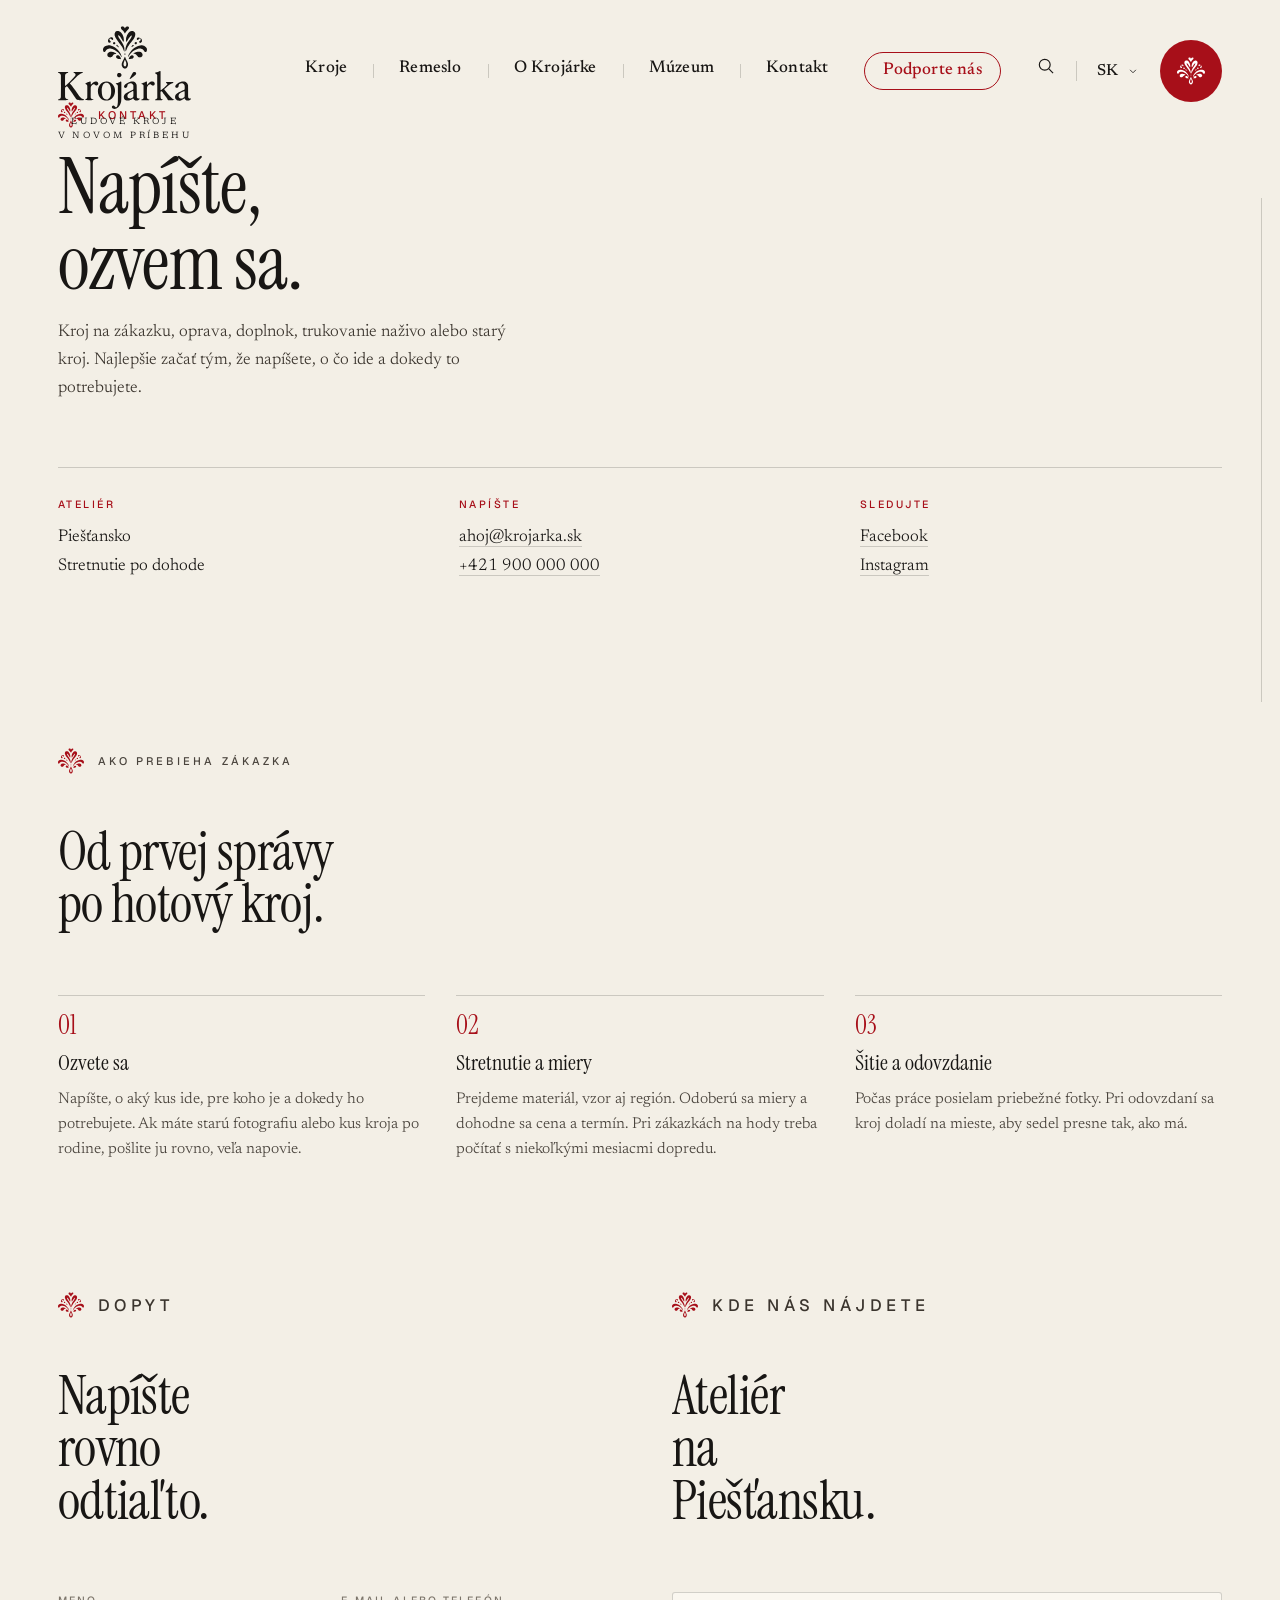
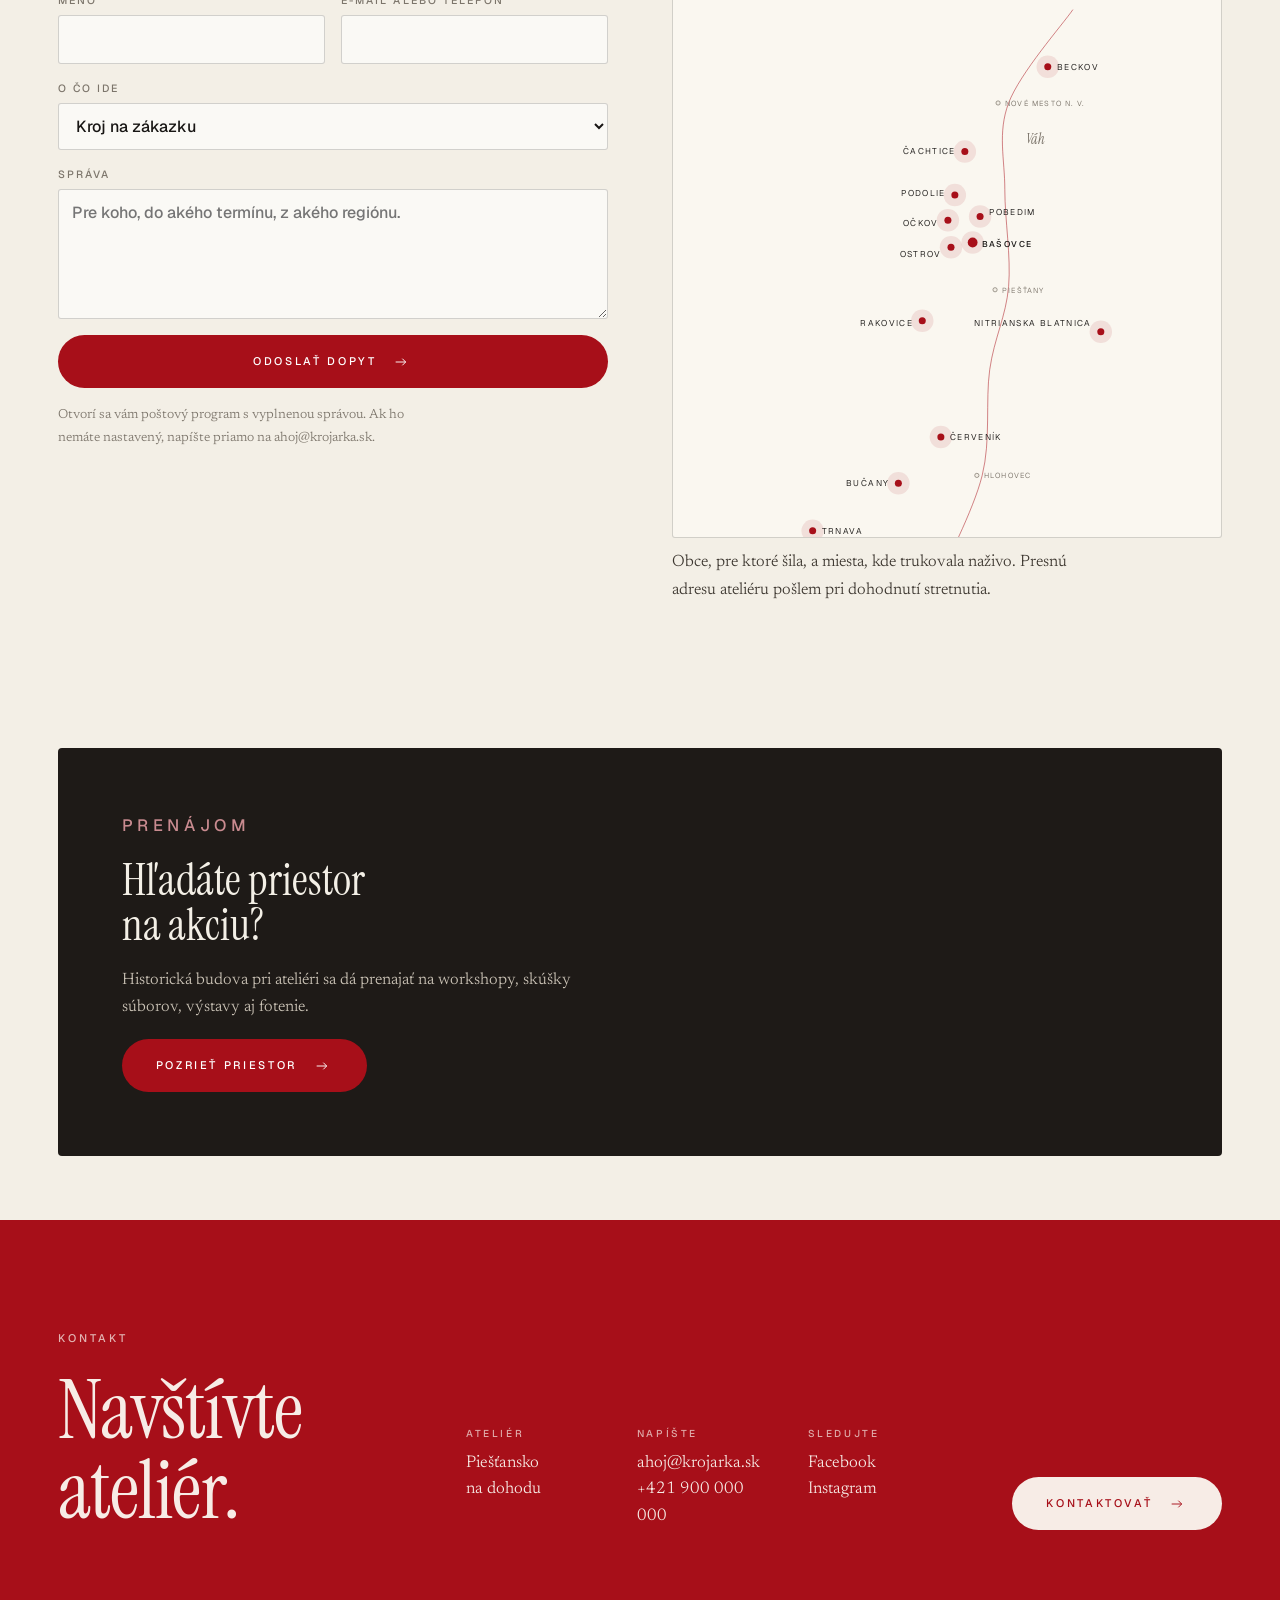
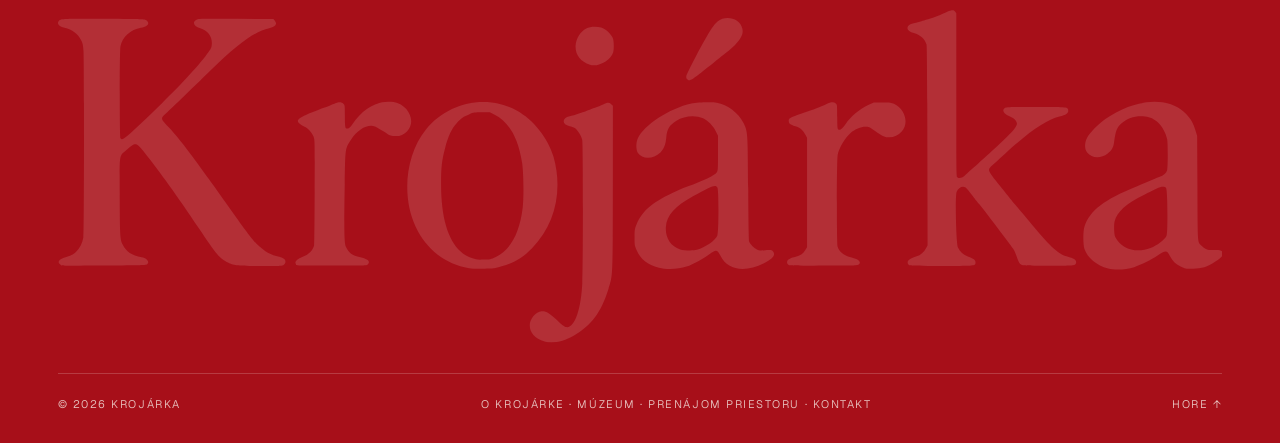
<file: kontakt.html>
<!doctype html>
<html lang="sk">
<head>
<script>/*farba*/(function(){var d=document.documentElement,q=location.search;try{if(/[?&]farba=modra/.test(q))localStorage.setItem("farba","modra");if(/[?&]farba=orig/.test(q))localStorage.removeItem("farba");if(localStorage.getItem("farba")==="modra")d.classList.add("farba-modra")}catch(e){if(/[?&]farba=modra/.test(q))d.classList.add("farba-modra")}})();</script>
<script>if(/[?&]logo=alt/.test(location.search)||localStorage.getItem("logo")==="alt"){document.documentElement.classList.add("logo-alt");localStorage.setItem("logo","alt")}if(/[?&]logo=sig/.test(location.search)||localStorage.getItem("logo")==="sig"){document.documentElement.classList.remove("logo-alt");document.documentElement.classList.add("logo-sig");localStorage.setItem("logo","sig")}if(/[?&]logo=orig/.test(location.search)){localStorage.removeItem("logo");document.documentElement.classList.remove("logo-alt");document.documentElement.classList.remove("logo-sig")}</script>
<meta charset="utf-8">
<meta name="viewport" content="width=device-width, initial-scale=1">
<title>Kontakt — Krojárka</title>
<meta name="description" content="Kontakt na Krojárku. Kroje na zákazku, opravy, doplnky a workshopy trukovania. Ateliér na Piešťansku, stretnutie po dohode.">
<link rel="icon" href="logo/favicon.svg" type="image/svg+xml">
<link rel="apple-touch-icon" href="logo/favicon.svg">
<link rel="preconnect" href="https://fonts.googleapis.com">
<link rel="preconnect" href="https://fonts.gstatic.com" crossorigin>
<link href="https://fonts.googleapis.com/css2?family=Instrument+Serif:ital@0;1&family=Newsreader:ital,opsz,wght@0,6..72,300..500;1,6..72,300..400&family=Geist:wght@400;500&display=swap" rel="stylesheet">
<link rel="stylesheet" href="styles.css?v=38">
<link rel="stylesheet" href="motion.css?v=8">
<link rel="stylesheet" href="podstranky.css?v=2">
</head>
<body>

<svg width="0" height="0" style="position:absolute" aria-hidden="true">
  <defs>
    <!-- ornament: osemlistý „kvet" z výšivky -->
    <symbol id="orn" viewBox="0 0 124.88 120.88"><path fill="currentColor" d="M60.78 120.49C59.21 119.92 57.97 119.11 56.62 117.76C55.14 116.28 54.40 115.11 53.72 113.17L53.20 111.69L53.15 109.29C53.09 106.53 53.20 105.76 54.00 103.45C54.69 101.45 55.23 100.32 56.90 97.44C59.20 93.45 60.77 90.08 61.18 88.23C61.47 86.97 61.73 86.45 62.13 86.40C62.63 86.34 62.86 86.73 63.25 88.21C63.89 90.71 65.22 93.73 67.34 97.50C69.68 101.68 70.76 104.61 71.06 107.62C71.33 110.29 70.30 114.06 68.70 116.29C67.50 117.97 65.18 119.83 63.44 120.52C62.34 120.95 62.06 120.95 60.78 120.49ZM63.10 114.07C63.54 113.84 64.64 112.70 65.03 112.06C66.91 109.01 66.46 104.04 63.81 98.75C63.59 98.30 63.31 97.61 63.20 97.21C62.71 95.50 61.71 95.58 61.16 97.38C61.02 97.82 60.56 98.94 60.13 99.87C58.81 102.78 58.25 105.09 58.25 107.67C58.25 110.04 58.73 111.51 59.94 112.85C61.08 114.12 62.19 114.55 63.10 114.07ZM48.95 93.43C48.61 93.33 47.37 93.17 46.20 93.06C42.92 92.75 41.67 92.44 40.19 91.59C36.84 89.65 36.07 86.52 38.32 84.01C39.18 83.06 40.01 82.71 41.60 82.65C43.20 82.58 44.20 82.87 45.61 83.79C47.24 84.85 49.00 86.93 49.75 88.69C50.09 89.49 51.00 92.48 51.00 92.82C51.00 93.59 50.30 93.80 48.95 93.43ZM73.47 93.36C73.16 93.18 73.19 92.55 73.58 91.27C74.77 87.35 77.22 84.33 80.19 83.11C82.90 82.01 85.87 83.01 86.94 85.40C87.93 87.60 86.71 90.21 84.05 91.59C82.85 92.21 82.85 92.21 80.12 92.43C78.02 92.61 76.16 92.92 74.83 93.31C74.10 93.53 73.77 93.54 73.47 93.36ZM18.55 88.38C15.82 87.98 13.22 85.78 12.56 83.31C11.94 81.01 12.28 78.56 13.49 76.72C15.54 73.59 19.54 71.98 24.31 72.39C26.06 72.53 29.22 73.26 30.50 73.81C31.14 74.09 31.73 74.34 33.89 75.25C34.76 75.62 36.75 76.80 37.37 77.33C37.77 77.67 37.89 78.27 37.59 78.46C37.51 78.52 36.85 78.57 36.12 78.57C35.00 78.58 34.64 78.64 33.62 78.97C31.10 79.81 29.53 81.08 27.73 83.72C26.19 85.98 25.30 86.84 23.69 87.63C22.05 88.43 20.49 88.66 18.55 88.38ZM103.13 88.35C102.27 88.23 100.78 87.69 99.89 87.17C98.95 86.61 97.59 85.20 96.37 83.49C94.32 80.61 93.63 80.01 91.23 78.99C89.98 78.47 89.89 78.45 88.56 78.43C86.66 78.41 86.33 78.26 86.65 77.56C87.19 76.37 94.77 73.07 98.25 72.50C99.65 72.27 102.23 72.21 103.67 72.37C109.57 73.01 113.57 77.98 112.10 82.83C111.22 85.76 108.90 87.78 105.83 88.31C104.61 88.52 104.32 88.52 103.13 88.35ZM52.60 87.51C52.42 87.37 51.89 86.59 51.43 85.78C49.10 81.74 45.38 77.04 42.27 74.19C37.75 70.05 34.55 67.90 29.81 65.83C28.52 65.26 25.64 64.41 23.56 63.98C21.76 63.60 21.37 63.56 19.56 63.57C17.72 63.58 17.44 63.62 16.07 63.98C14.03 64.53 12.54 65.22 11.17 66.26C9.66 67.40 8.89 68.26 7.55 70.25C6.09 72.44 5.35 73.05 4.00 73.21C2.54 73.38 1.02 71.88 0.37 69.62C-0.32 67.22 -0.03 64.04 1.11 61.69C3.17 57.42 7.45 54.90 13.41 54.46C19.33 54.03 25.55 55.66 31.81 59.28C35.49 61.40 37.04 62.51 39.54 64.80C42.23 67.26 46.35 72.11 48.38 75.21C50.58 78.56 53.77 86.91 53.11 87.57C52.94 87.74 52.88 87.73 52.60 87.51ZM71.29 86.93C71.16 86.59 71.34 84.98 71.60 84.19C71.84 83.47 72.48 81.93 73.41 79.81C76.27 73.35 83.47 65.02 89.81 60.86C94.76 57.62 101.22 55.09 106.12 54.48C107.65 54.29 111.65 54.29 112.93 54.48C117.81 55.21 121.95 57.98 123.69 61.69C124.53 63.46 124.80 64.65 124.79 66.50C124.76 70.50 122.96 73.38 120.47 73.38C119.09 73.38 118.32 72.69 116.81 70.17C114.79 66.78 112.24 64.99 108.06 63.99C106.42 63.60 106.18 63.57 104.06 63.57C101.91 63.57 101.73 63.59 99.88 64.03C95.81 64.98 92.35 66.52 88.06 69.30C82.90 72.63 76.08 79.73 73.29 84.67C72.13 86.71 71.49 87.44 71.29 86.93ZM61.63 81.63C61.29 81.29 61.21 80.69 61.28 79.00C61.36 77.03 61.57 76.56 62.37 76.56C63.24 76.56 63.41 76.97 63.39 78.90C63.38 80.56 63.26 81.19 62.87 81.60C62.55 81.94 61.96 81.96 61.63 81.63ZM59.94 71.70C59.75 71.45 59.38 70.62 59.12 69.85C58.53 68.06 57.94 66.57 57.12 64.75C56.77 63.96 56.32 62.94 56.12 62.49C55.68 61.47 54.18 58.67 53.56 57.68C51.75 54.83 47.62 49.24 43.50 44.07C38.53 37.82 37.82 36.81 35.79 33.06C34.69 31.03 34.02 29.37 33.48 27.28C32.98 25.38 32.97 25.25 32.97 23.31C32.96 21.06 33.15 20.11 33.91 18.48C34.99 16.16 36.60 14.80 39.31 13.92C40.68 13.48 40.69 13.47 42.44 13.54C43.93 13.59 44.35 13.66 45.33 13.98C49.68 15.40 52.84 18.61 55.75 24.56C58.53 30.24 59.69 36.05 59.11 41.39C58.94 42.96 58.76 43.51 58.33 43.75C57.82 44.04 57.46 43.75 56.58 42.36C56.16 41.70 55.37 40.47 54.83 39.62C54.29 38.78 53.42 37.29 52.90 36.32C50.36 31.56 48.51 29.07 46.05 27.10C44.58 25.92 43.89 25.72 43.31 26.31C42.27 27.34 44.19 32.22 47.37 36.63C53.08 44.53 54.39 46.55 56.45 50.56C58.53 54.64 59.56 57.31 60.32 60.59C60.77 62.55 60.77 62.58 60.89 66.75C60.99 70.16 60.98 71.04 60.84 71.50C60.63 72.21 60.37 72.27 59.94 71.70ZM64.04 71.05C63.88 70.79 63.81 70.25 63.72 68.46C63.53 64.38 63.88 61.53 64.95 58.56C67.92 50.34 69.61 47.26 75.06 40.12C78.25 35.96 81.06 30.86 81.56 28.34C81.96 26.28 81.01 25.56 79.42 26.74C76.50 28.93 73.50 32.93 70.29 38.93C69.77 39.89 69.07 41.06 68.74 41.51C68.41 41.96 67.95 42.66 67.72 43.07C67.21 43.98 66.80 44.18 66.28 43.79C65.66 43.33 65.35 41.42 65.36 37.99C65.36 35.56 65.53 34.18 66.12 31.69C68.55 21.41 74.46 14.32 81.31 13.49C85.22 13.01 88.91 14.77 90.50 17.88C91.85 20.53 91.98 23.51 90.93 27.56C89.85 31.68 87.63 35.60 83.05 41.44C74.01 52.96 71.57 56.49 68.90 61.91C67.25 65.24 66.61 66.74 65.80 69.06C65.04 71.28 64.55 71.83 64.04 71.05ZM44.37 59.89C44.06 59.69 43.33 59.12 42.75 58.62C42.17 58.13 41.46 57.62 41.19 57.50C38.81 56.43 38.24 56.12 38.00 55.73C37.47 54.85 37.85 53.62 38.82 53.11C39.30 52.85 39.40 52.84 39.87 52.98C40.54 53.19 41.25 53.92 41.96 55.16C42.37 55.85 42.81 56.39 43.52 57.03C45.04 58.41 45.79 59.66 45.35 60.10C45.13 60.32 44.98 60.29 44.37 59.89ZM80.33 59.29C80.29 59.25 80.25 59.12 80.25 59.00C80.25 58.79 82.57 55.11 83.24 54.27C84.36 52.85 85.86 52.60 86.85 53.66C87.99 54.88 86.73 56.71 84.38 57.25C83.62 57.42 82.69 57.90 81.93 58.51C81.51 58.84 80.61 59.38 80.46 59.38C80.44 59.38 80.38 59.34 80.33 59.29ZM30.12 51.18C29.06 50.72 28.25 49.46 28.25 48.25C28.25 46.95 29.12 45.60 30.20 45.25C30.82 45.04 32.45 45.15 32.98 45.43C33.59 45.74 34.48 46.68 34.76 47.29C35.40 48.70 34.72 50.50 33.31 51.14C32.67 51.44 30.77 51.46 30.12 51.18ZM91.40 51.12C90.76 50.79 90.05 49.91 89.86 49.21C89.40 47.48 91.02 45.36 92.95 45.16C95.27 44.92 97.04 47.21 96.10 49.22C95.79 49.87 94.94 50.77 94.33 51.09C93.67 51.43 92.05 51.45 91.40 51.12ZM104.69 47.23C103.75 46.88 102.75 45.96 102.41 45.14C102.02 44.21 102.58 43.33 104.36 42.08C105.47 41.30 106.31 40.43 106.59 39.77C106.89 39.05 106.97 36.17 106.70 35.65C106.23 34.74 104.93 34.57 103.57 35.24C102.92 35.56 102.50 35.92 101.49 36.99C99.37 39.27 98.21 39.58 96.91 38.23C94.99 36.22 96.20 32.98 99.24 32.00C101.46 31.29 103.68 32.03 106.87 34.54C109.54 36.64 110.71 38.88 110.60 41.72C110.56 43.00 110.53 43.12 110.03 44.14C109.08 46.10 107.60 47.26 105.95 47.33C105.46 47.35 104.89 47.31 104.69 47.23ZM17.80 47.14C16.65 46.84 15.22 45.63 14.74 44.55C13.30 41.34 14.57 36.77 17.57 34.34C19.01 33.17 21.82 31.92 23.50 31.69C25.32 31.45 27.71 32.81 28.57 34.57C29.38 36.23 29.00 38.28 27.74 38.99C26.68 39.59 26.11 39.31 23.81 37.05C21.86 35.13 21.11 34.66 20.28 34.81C18.77 35.09 18.08 36.32 18.37 38.20C18.58 39.54 18.96 40.14 20.61 41.83C22.67 43.92 22.80 44.47 21.57 45.84C20.57 46.95 19.07 47.47 17.80 47.14ZM61.72 20.16C61.62 20.04 61.33 19.52 61.09 19.00C59.90 16.52 58.19 14.34 54.78 10.98C52.03 8.28 51.29 7.30 50.93 5.88C50.47 4.07 50.91 2.29 52.10 1.24C53.10 0.35 53.59 0.19 55.26 0.19L56.72 0.19L57.80 0.74C59.53 1.62 60.50 2.75 61.54 5.16C61.88 5.93 62.61 5.96 62.93 5.22C63.63 3.61 63.91 3.10 64.49 2.41C66.82 -0.37 70.66 -0.83 72.73 1.44C73.47 2.25 73.75 2.99 73.75 4.12C73.75 6.19 73.29 6.94 69.81 10.50C66.21 14.20 64.11 16.98 63.17 19.32C62.76 20.35 62.18 20.69 61.72 20.16Z"/></symbol>
    <symbol id="wordmark" viewBox="0 0 235.50 67.25"><path fill="currentColor" d="M98.38 67.02C96.37 66.35 95.38 65.25 95.38 63.72C95.38 62.44 96.58 61.05 97.79 60.91C98.58 60.82 99.41 61.29 100.81 62.63C102.18 63.94 102.45 64.12 102.95 64.12C104.49 64.12 105.77 60.36 106.00 55.14C106.17 51.42 106.16 27.05 105.99 26.26C105.82 25.48 105.01 24.20 104.48 23.88C104.26 23.75 103.79 23.57 103.45 23.50C101.82 23.15 101.83 21.83 103.46 21.50C104.26 21.33 106.79 20.49 107.32 20.22C107.53 20.11 108.09 19.89 108.57 19.74C109.05 19.59 109.78 19.30 110.19 19.10C111.10 18.67 111.38 18.66 111.84 19.05L112.19 19.35L112.18 36.02C112.16 54.49 112.20 53.58 111.31 56.38C109.77 61.22 107.89 63.75 104.25 65.88C102.23 67.07 99.87 67.52 98.38 67.02ZM212.31 52.26C209.98 51.63 208.17 50.14 207.53 48.31C207.23 47.44 207.22 44.71 207.52 43.81C208.64 40.50 211.42 38.36 218.19 35.62C218.67 35.43 219.68 35.00 220.44 34.69C221.19 34.37 222.18 33.96 222.62 33.78C223.60 33.40 224.09 32.98 224.24 32.38C224.40 31.75 224.41 26.95 224.25 26.13C224.03 24.99 223.23 23.50 222.45 22.78C221.56 21.97 220.85 21.63 219.79 21.52C217.85 21.32 216.32 21.77 215.04 22.92C214.09 23.78 213.87 24.34 213.51 26.78C213.37 27.80 213.04 28.36 212.23 29.01C210.84 30.10 209.02 30.02 208.07 28.83C207.52 28.14 207.51 26.91 208.06 25.81C208.53 24.88 210.42 22.94 211.75 22.04C218.00 17.80 224.63 17.39 228.09 21.04C229.09 22.10 229.49 22.80 229.96 24.32L230.31 25.44L230.37 36.00C230.44 47.70 230.38 46.87 231.27 47.70C232.04 48.43 232.43 48.56 233.74 48.53C235.10 48.49 235.50 48.65 235.50 49.23C235.50 49.75 235.19 50.08 234.00 50.87C232.29 51.99 231.27 52.31 229.43 52.31C227.94 52.31 227.92 52.31 226.97 51.84C225.93 51.33 225.31 50.72 224.80 49.72C224.20 48.55 223.93 48.55 222.31 49.66C220.98 50.57 219.09 51.50 217.56 52.00C215.92 52.53 213.71 52.64 212.31 52.26ZM83.12 52.20C78.26 51.34 74.49 48.42 72.31 43.81C69.41 37.66 70.30 29.22 74.39 24.18C78.89 18.63 86.67 17.00 92.73 20.33C96.13 22.20 99.10 25.93 100.18 29.69C102.13 36.49 100.49 43.46 95.84 48.16C93.90 50.12 92.33 51.06 89.71 51.83C88.27 52.26 88.07 52.29 86.12 52.32C84.81 52.35 83.72 52.30 83.12 52.20ZM121.50 52.12C119.17 51.48 117.77 50.38 116.99 48.56C116.58 47.59 116.56 47.51 116.57 45.94C116.57 44.39 116.59 44.27 116.98 43.31C118.14 40.52 120.40 38.65 125.19 36.53C125.88 36.23 126.80 35.85 127.25 35.68C130.52 34.49 132.75 33.42 133.18 32.83C133.43 32.50 133.44 32.32 133.44 28.96L133.44 25.43L133.01 24.56C132.47 23.46 131.39 22.36 130.42 21.91C128.87 21.20 126.54 21.41 125.03 22.39C123.55 23.36 123.15 24.02 122.98 25.80C122.84 27.28 122.52 28.10 121.80 28.80C120.37 30.19 118.15 30.25 117.25 28.92C116.84 28.30 116.82 26.87 117.21 26.00C118.46 23.26 123.59 19.91 128.06 18.92C129.26 18.65 132.11 18.55 133.18 18.74C135.37 19.12 137.59 20.80 138.57 22.81C139.48 24.67 139.46 24.51 139.55 36.14C139.59 43.10 139.66 46.58 139.75 46.83C139.94 47.31 140.70 48.09 141.31 48.40C141.75 48.63 141.94 48.65 143.02 48.57C144.14 48.50 144.26 48.51 144.49 48.74C145.19 49.44 144.60 50.27 142.73 51.22C138.87 53.19 135.29 52.58 133.94 49.71C133.31 48.39 133.04 48.35 131.69 49.36C130.45 50.30 128.51 51.36 127.06 51.88C125.56 52.43 123.03 52.53 121.50 52.12ZM0.64 51.59C-0.23 51.15 0.04 50.44 1.19 50.08C2.68 49.63 3.00 49.47 3.62 48.92C4.39 48.23 4.94 47.13 5.13 45.95C5.28 44.95 5.30 10.57 5.15 8.25C5.06 6.95 5.01 6.74 4.62 6.01C3.97 4.79 2.91 4.02 1.31 3.61C0.10 3.30 -0.33 2.71 0.24 2.13C0.63 1.74 1.22 1.72 9.56 1.78C17.26 1.84 17.53 1.85 17.85 2.09C18.66 2.69 18.17 3.37 16.76 3.61C14.69 3.95 12.98 5.50 12.63 7.35C12.44 8.34 12.44 25.72 12.63 25.94C13.00 26.38 13.33 26.16 16.27 23.41C22.80 17.33 28.44 11.40 30.43 8.51C30.99 7.70 31.06 7.52 31.10 6.81C31.19 5.37 30.28 4.15 28.76 3.69C27.45 3.29 27.07 2.44 28.00 1.96C28.41 1.75 28.89 1.74 35.99 1.79L43.55 1.84L43.84 2.18C44.40 2.84 43.97 3.40 42.69 3.68C39.79 4.33 36.42 6.75 30.87 12.18C29.19 13.84 26.51 16.43 24.94 17.94C23.36 19.45 21.83 20.92 21.53 21.20C20.76 21.95 20.80 22.08 22.29 23.61C23.66 25.03 25.56 27.40 27.77 30.44C28.52 31.47 29.74 33.16 30.50 34.19C31.25 35.22 32.78 37.36 33.89 38.94C37.03 43.38 38.69 45.64 39.51 46.58C41.04 48.31 42.58 49.37 44.12 49.76C44.64 49.89 45.22 50.06 45.41 50.14C46.06 50.41 46.19 51.08 45.67 51.49C45.35 51.74 45.20 51.75 41.20 51.75C36.24 51.74 35.55 51.67 34.35 51.04C32.60 50.12 32.15 49.59 28.44 44.06C23.94 37.36 20.80 33.00 17.24 28.50C15.81 26.70 15.65 26.69 13.83 28.31C12.32 29.65 12.45 28.73 12.48 37.61C12.51 45.75 12.55 46.35 13.10 47.48C13.78 48.88 14.92 49.63 16.90 50.00C18.02 50.22 18.58 50.92 18.02 51.42C17.82 51.60 16.93 51.63 9.37 51.68C2.84 51.73 0.87 51.71 0.64 51.59ZM48.18 51.49C47.70 50.96 48.12 50.44 49.49 49.89C50.77 49.37 51.54 48.57 51.79 47.50C51.83 47.33 51.87 42.49 51.89 36.75C51.92 26.67 51.92 26.29 51.68 25.64C51.35 24.72 50.61 23.91 49.75 23.53C47.96 22.74 48.06 22.07 50.12 21.21C51.72 20.53 54.10 19.62 54.25 19.62C54.32 19.63 54.84 19.40 55.41 19.13C56.63 18.53 57.24 18.47 57.69 18.93C58.00 19.23 58.00 19.27 58.00 21.41C58.00 23.82 58.07 24.10 58.66 23.95C58.88 23.90 59.17 23.61 59.52 23.09C61.72 19.80 64.87 18.11 67.84 18.62C70.91 19.14 72.50 22.61 70.56 24.55C69.81 25.29 69.13 25.54 68.01 25.48C67.17 25.43 67.09 25.40 65.87 24.57C65.17 24.10 64.37 23.63 64.08 23.53C62.59 23.02 60.61 24.12 59.24 26.22C58.04 28.05 58.10 27.67 57.97 35.12C57.82 44.78 57.86 47.15 58.23 47.94C58.78 49.15 59.45 49.63 61.13 50.01C62.69 50.37 63.23 50.89 62.62 51.44C62.38 51.66 61.97 51.67 55.36 51.68C49.13 51.69 48.34 51.67 48.18 51.49ZM147.85 51.60C147.48 51.47 147.31 51.14 147.44 50.75C147.54 50.42 148.24 50.07 149.15 49.88C150.06 49.69 150.59 49.33 151.06 48.57L151.44 47.96L151.44 36.88L151.44 25.81L151.17 25.31C150.59 24.24 150.05 23.77 149.08 23.48C148.02 23.17 147.75 22.96 147.75 22.48C147.75 21.84 147.89 21.76 151.38 20.58C153.40 19.90 154.72 19.38 155.38 19.01C156.19 18.56 156.88 18.51 157.25 18.88C157.55 19.17 157.53 19.01 157.55 21.80C157.56 23.75 157.59 24.05 157.77 24.17C158.12 24.39 158.60 24.03 159.25 23.06C160.30 21.52 161.96 20.11 163.81 19.23L164.94 18.69L166.69 18.69C168.25 18.69 168.50 18.72 169.01 18.97C171.31 20.10 172.09 22.87 170.58 24.58C169.91 25.35 169.04 25.75 168.06 25.75C167.18 25.75 166.82 25.58 165.12 24.41C164.02 23.65 163.96 23.62 163.20 23.62C162.33 23.62 161.12 24.13 160.24 24.86C159.20 25.73 157.89 27.93 157.64 29.25C157.42 30.38 157.42 47.17 157.63 47.88C157.91 48.79 158.77 49.55 159.89 49.87C161.58 50.35 161.81 50.45 162.00 50.79C162.17 51.09 162.17 51.14 161.93 51.38C161.67 51.63 161.56 51.64 154.93 51.68C151.03 51.70 148.05 51.67 147.85 51.60ZM172.16 51.60C172.01 51.52 171.85 51.36 171.81 51.24C171.64 50.71 172.20 50.28 173.61 49.81C174.37 49.57 175.08 48.93 175.53 48.10L175.81 47.56L175.77 27.50C175.74 13.80 175.69 7.30 175.60 7.00C175.26 5.88 174.29 4.99 173.04 4.67C172.27 4.47 171.75 4.10 171.75 3.74C171.75 3.11 172.14 2.85 173.48 2.57C173.96 2.47 174.56 2.30 174.83 2.19C175.10 2.09 175.79 1.87 176.38 1.70C176.96 1.53 178.08 1.10 178.88 0.74C180.70 -0.08 181.00 -0.13 181.36 0.32L181.62 0.66L181.62 17.13C181.62 31.94 181.64 33.63 181.82 33.80C182.19 34.17 182.90 33.96 183.50 33.31C183.67 33.12 184.80 32.11 186.00 31.07C189.12 28.36 192.62 25.02 193.30 24.12C193.67 23.62 193.88 23.22 193.88 22.99C193.88 22.44 193.23 21.80 192.36 21.48C191.20 21.06 190.76 20.25 191.44 19.80C191.73 19.61 192.36 19.59 197.68 19.59C204.24 19.58 204.25 19.58 204.25 20.36C204.25 20.91 203.81 21.20 202.48 21.55C199.75 22.26 196.67 24.35 191.48 29.05C190.43 30.00 189.27 31.05 188.91 31.37C187.85 32.31 187.88 32.39 190.09 35.13C191.11 36.38 192.08 37.59 192.25 37.80C192.76 38.45 194.92 41.03 197.06 43.56C200.90 48.10 202.26 49.32 204.04 49.84C204.60 50.00 205.22 50.23 205.43 50.35C205.90 50.63 205.99 51.11 205.64 51.43C205.41 51.64 205.01 51.66 200.47 51.69C197.77 51.71 195.36 51.68 195.11 51.61C194.49 51.46 194.30 51.20 193.86 49.93C193.65 49.32 193.38 48.68 193.27 48.51C192.88 47.88 187.04 40.20 186.19 39.19C185.91 38.84 185.23 37.99 184.70 37.28C184.16 36.57 183.62 35.94 183.50 35.87C182.81 35.51 182.03 35.91 181.68 36.80C181.35 37.69 181.58 47.17 181.96 48.02C182.34 48.85 183.07 49.53 183.95 49.86C185.15 50.31 185.50 50.56 185.50 50.99C185.50 51.76 185.60 51.75 178.69 51.74C174.50 51.74 172.35 51.69 172.16 51.60ZM88.52 49.92C91.49 48.51 93.35 45.06 93.96 39.88C94.20 37.76 94.13 32.73 93.82 30.81C93.02 25.81 91.18 22.62 88.29 21.17L87.31 20.69L85.69 20.69C84.19 20.70 83.99 20.72 83.19 21.06C81.95 21.56 81.53 21.86 80.64 22.83C79.58 23.99 78.92 25.39 78.27 27.88C77.59 30.46 77.46 31.64 77.45 35.19C77.44 41.78 78.80 46.45 81.41 48.82C82.18 49.51 82.55 49.73 83.81 50.21C84.47 50.46 84.75 50.50 86.00 50.46C87.39 50.43 87.47 50.41 88.52 49.92ZM129.19 48.49C130.81 48.04 132.92 46.57 133.29 45.64C133.60 44.88 133.61 36.33 133.31 35.90C132.88 35.30 132.45 35.46 128.38 37.68C124.76 39.66 123.03 41.61 122.90 43.86C122.77 46.06 123.83 47.72 125.80 48.40C126.54 48.65 128.41 48.70 129.19 48.49ZM220.89 48.11C222.26 47.58 223.62 46.56 224.10 45.69C224.41 45.14 224.34 36.31 224.03 35.97C223.73 35.63 222.96 35.69 222.14 36.11C221.75 36.31 220.62 36.87 219.62 37.35C215.97 39.12 214.09 40.82 213.62 42.77C213.44 43.53 213.52 45.43 213.75 45.88C215.00 48.31 217.97 49.24 220.89 48.11ZM127.28 14.06C126.94 13.82 126.92 13.39 127.24 12.78C130.78 5.80 132.33 3.16 133.34 2.33C135.08 0.93 137.91 1.73 138.36 3.75C138.59 4.78 138.22 5.64 136.96 6.97C136.30 7.67 135.94 7.97 132.56 10.64C129.09 13.39 128.29 13.99 127.94 14.12C127.53 14.28 127.61 14.29 127.28 14.06ZM107.56 11.08C105.57 10.42 104.52 9.00 104.65 7.14C104.76 5.68 105.60 4.35 106.81 3.72C107.51 3.36 108.87 3.28 109.82 3.56C110.74 3.82 111.97 4.99 112.22 5.83C112.41 6.45 112.42 7.89 112.25 8.53C111.78 10.18 109.17 11.61 107.56 11.08Z"/></symbol>
    <symbol id="arrow" viewBox="0 0 24 24"><path d="M4 12h15m-5-5 5 5-5 5" fill="none" stroke="currentColor" stroke-width="1.4"/></symbol>
    <symbol id="chev-l" viewBox="0 0 24 24"><path d="M14.5 6.5 9 12l5.5 5.5" fill="none" stroke="currentColor" stroke-width="1.4"/></symbol>
    <symbol id="chev-r" viewBox="0 0 24 24"><path d="M9.5 6.5 15 12l-5.5 5.5" fill="none" stroke="currentColor" stroke-width="1.4"/></symbol>
  </defs>
</svg>

<header class="site-header" id="top">
  <a class="logo" href="index.html" aria-label="Krojárka — domov">
    <span class="logo-sig-v" data-svg="logo/krojarka-signature-vertical.svg?v=10"></span>
    <span class="logo-sig-img" data-svg="logo/krojarka-signature.svg?v=10"></span>
    <img class="logo-alt-img" src="img/logo-nahradne-kruh.webp?v=3" alt="Krojárka">
    <svg class="logo-orn" viewBox="0 0 124.88 120.88"><use href="#orn"/></svg>
    <svg class="logo-word" viewBox="0 0 235.50 67.25"><use href="#wordmark"/></svg>
    <span class="logo-tag">Ľudové kroje<br>v novom príbehu</span>
  </a>
  <nav class="main-nav" aria-label="Hlavná navigácia">
    <a href="index.html#kroje">Kroje</a>
    <a href="index.html#remeslo">Remeslo</a>
    <a href="o-krojarke.html">O Krojárke</a>
    <a href="podpor-nas.html">Múzeum</a>
    <a href="kontakt.html" aria-current="page">Kontakt</a>
    <a class="nav-support" href="podpor-nas.html#podporit">Podporte nás</a>
  </nav>
  <div class="header-tools">
    <button class="icon-btn" aria-label="Hľadať"><svg viewBox="0 0 24 24" width="20" height="20"><circle cx="10.5" cy="10.5" r="6.5" fill="none" stroke="currentColor" stroke-width="1.4"/><path d="m15.5 15.5 5 5" stroke="currentColor" stroke-width="1.4"/></svg></button>
    <span class="tools-sep"></span>
    <button class="lang">SK <svg viewBox="0 0 24 24" width="14" height="14"><path d="m7 10 5 5 5-5" fill="none" stroke="currentColor" stroke-width="1.4"/></svg></button>
    <button class="menu-btn" aria-label="Menu" aria-expanded="false" aria-controls="overlay-nav"><svg><use href="#orn"/></svg></button>
  </div>
</header>

<div class="overlay-nav" id="overlay-nav" aria-hidden="true">
  <nav>
    <a href="index.html#kroje"><small>01</small>Kroje</a>
    <a href="index.html#remeslo"><small>02</small>Remeslo</a>
    <a href="index.html#pribehy"><small>03</small>Príbehy</a>
    <a href="index.html#regiony"><small>04</small>Regióny</a>
    <a href="o-krojarke.html"><small>05</small>O Krojárke</a>
    <a href="podpor-nas.html"><small>06</small>Múzeum</a>
    <a href="priestor.html"><small>07</small>Priestor</a>
    <a href="kontakt.html"><small>08</small>Kontakt</a>
    <a href="podpor-nas.html#podporit"><small>09</small>Podporte nás</a>
  </nav>
  <p class="overlay-foot">SK / EN &nbsp;·&nbsp; Ateliér Piešťansko</p>
</div>

<main>

<section class="pg-sec kt-top">
  <div class="kt-head reveal">
    <p class="eyebrow"><svg class="orn-s"><use href="#orn"/></svg>Kontakt</p>
    <h1 class="display-l" data-words>Napíšte,<br>ozvem sa.</h1>
    <p class="lead">Kroj na zákazku, oprava, doplnok, trukovanie naživo alebo starý kroj. Najlepšie začať tým, že napíšete, o čo ide a dokedy to potrebujete.</p>
  </div>
  <div class="contact-cols reveal">
    <div><h3>Ateliér</h3><p>Piešťansko<br>Stretnutie po dohode</p></div>
    <div><h3>Napíšte</h3><p><a href="mailto:ahoj@krojarka.sk">ahoj@krojarka.sk</a><br><a href="tel:+421900000000">+421 900 000 000</a></p></div>
    <div><h3>Sledujte</h3><p><a href="https://www.facebook.com/lenka.cernokova" rel="noopener">Facebook</a><br><a href="#">Instagram</a></p></div>
  </div>
</section>



<section class="pg-sec tight">
  <div class="sec-head reveal">
    <p class="eyebrow"><svg class="orn-s"><use href="#orn"/></svg>Ako prebieha zákazka</p>
    <h2 class="display-m" data-words>Od prvej správy<br>po hotový kroj.</h2>
  </div>
  <ol class="steps stagger">
    <svg class="steps-thread" viewBox="0 0 1000 40" preserveAspectRatio="none" aria-hidden="true"><path class="thread" pathLength="1" d="M0 20 C120 20 160 4 330 12 S500 34 660 22 S860 6 1000 20"/></svg>
    <li class="reveal">
      <span class="n">01</span>
      <h3>Ozvete sa</h3>
      <p>Napíšte, o aký kus ide, pre koho je a dokedy ho potrebujete. Ak máte starú fotografiu alebo kus kroja po rodine, pošlite ju rovno, veľa napovie.</p>
    </li>
    <li class="reveal">
      <span class="n">02</span>
      <h3>Stretnutie a miery</h3>
      <p>Prejdeme materiál, vzor aj región. Odoberú sa miery a dohodne sa cena a termín. Pri zákazkách na hody treba počítať s niekoľkými mesiacmi dopredu.</p>
    </li>
    <li class="reveal">
      <span class="n">03</span>
      <h3>Šitie a odovzdanie</h3>
      <p>Počas práce posielam priebežné fotky. Pri odovzdaní sa kroj doladí na mieste, aby sedel presne tak, ako má.</p>
    </li>
  </ol>
</section>

<section class="pg-sec tight">
  <div class="pg-split">
    <div>
      <div class="sec-head reveal">
        <p class="eyebrow"><svg class="orn-s"><use href="#orn"/></svg>Dopyt</p>
        <h2 class="display-m" data-words>Napíšte<br>rovno odtiaľto.</h2>
      </div>
      <!-- Formulár otvorí poštového klienta s predvyplnenou správou.
           Stránka beží bez servera, takže sa nedá odosielať na pozadí. -->
      <form class="form" id="dopyt" data-mailto="ahoj@krojarka.sk" data-subject="Dopyt z webu">
        <div class="row">
          <label for="f-meno">Meno<input id="f-meno" name="meno" type="text" autocomplete="name" required></label>
          <label for="f-mail">E-mail alebo telefón<input id="f-mail" name="kontakt" type="text" autocomplete="email" required></label>
        </div>
        <label for="f-typ">O čo ide
          <select id="f-typ" name="typ">
            <option>Kroj na zákazku</option>
            <option>Oprava alebo úprava</option>
            <option>Doplnok — zástera, rukávce, čepiec</option>
            <option>Trukovanie naživo — škola, slávnosti, múzeum</option>
            <option>Starý kroj — kúpa alebo predaj</option>
            <option>Prenájom priestoru</option>
            <option>Niečo iné</option>
          </select>
        </label>
        <label for="f-text">Správa<textarea id="f-text" name="sprava" placeholder="Pre koho, do akého termínu, z akého regiónu." required></textarea></label>
        <button class="btn-red" type="submit">Odoslať dopyt <svg><use href="#arrow"/></svg></button>
        <p class="hint">Otvorí sa vám poštový program s vyplnenou správou. Ak ho nemáte nastavený, napíšte priamo na <a href="mailto:ahoj@krojarka.sk">ahoj@krojarka.sk</a>.</p>
      </form>
    </div>
    <div>
      <div class="sec-head reveal">
        <p class="eyebrow"><svg class="orn-s"><use href="#orn"/></svg>Kde nás nájdete</p>
        <h2 class="display-m" data-words>Ateliér<br>na Piešťansku.</h2>
      </div>
      <div class="mapbox km reveal">
        <svg class="kmap" viewBox="0 0 600 740" role="img" aria-label="Mapa Piešťanska s obcami, pre ktoré Krojárka šila">
<path class="km-river" pathLength="1" d="M478.9 -2.0 C463.6 20.1 403.6 88.2 387.4 130.9 C371.3 173.6 382.0 210.7 382.0 254.2 C382.0 297.7 391.0 349.2 387.4 391.9 C383.8 434.6 366.8 465.5 360.5 510.4 C354.2 555.2 362.3 610.2 349.8 660.9 C337.2 711.6 296.0 789.0 285.2 814.6"/>
<text class="km-lbl" x="412" y="190">Váh</text>
<g class="km-ctx"><circle cx="372.4" cy="130.9" r="3"/><text x="382.4" y="134.9">Nové Mesto n. V.</text></g>
<g class="km-ctx"><circle cx="368.1" cy="396.7" r="3"/><text x="378.1" y="400.7">Piešťany</text></g>
<g class="km-ctx"><circle cx="342.2" cy="660.9" r="3"/><text x="352.2" y="664.9">Hlohovec</text></g>
<g class="km-pt" style="--i:0"><circle class="km-halo" cx="325.1" cy="200.1" r="16"/><circle class="km-dot" cx="325.1" cy="200.1" r="5"/><text x="312.1" y="204.1" text-anchor="end">Čachtice</text></g>
<g class="km-pt" style="--i:1"><circle class="km-halo" cx="310.9" cy="262.0" r="16"/><circle class="km-dot" cx="310.9" cy="262.0" r="5"/><text x="297.9" y="264.0" text-anchor="end">Podolie</text></g>
<g class="km-pt" style="--i:2"><circle class="km-halo" cx="346.8" cy="292.4" r="16"/><circle class="km-dot" cx="346.8" cy="292.4" r="5"/><text x="359.8" y="290.4" text-anchor="start">Pobedim</text></g>
<g class="km-pt" style="--i:3"><circle class="km-halo" cx="301.0" cy="297.7" r="16"/><circle class="km-dot" cx="301.0" cy="297.7" r="5"/><text x="288.0" y="305.7" text-anchor="end">Očkov</text></g>
<g class="km-pt km-main" style="--i:4"><circle class="km-halo" cx="336.2" cy="329.4" r="16"/><circle class="km-dot" cx="336.2" cy="329.4" r="7"/><text x="349.2" y="335.4" text-anchor="start">Bašovce</text></g>
<g class="km-pt" style="--i:5"><circle class="km-halo" cx="305.4" cy="336.3" r="16"/><circle class="km-dot" cx="305.4" cy="336.3" r="5"/><text x="292.4" y="350.3" text-anchor="end">Ostrov</text></g>
<g class="km-pt" style="--i:6"><circle class="km-halo" cx="264.5" cy="440.9" r="16"/><circle class="km-dot" cx="264.5" cy="440.9" r="5"/><text x="251.5" y="448.9" text-anchor="end">Rakovice</text></g>
<g class="km-pt" style="--i:7"><circle class="km-halo" cx="230.5" cy="672.1" r="16"/><circle class="km-dot" cx="230.5" cy="672.1" r="5"/><text x="217.5" y="676.1" text-anchor="end">Bučany</text></g>
<g class="km-pt" style="--i:8"><circle class="km-halo" cx="291.0" cy="606.3" r="16"/><circle class="km-dot" cx="291.0" cy="606.3" r="5"/><text x="304.0" y="610.3" text-anchor="start">Červeník</text></g>
<g class="km-pt" style="--i:9"><circle class="km-halo" cx="518.6" cy="456.4" r="16"/><circle class="km-dot" cx="518.6" cy="456.4" r="5"/><text x="505.6" y="448.4" text-anchor="end">Nitrianska Blatnica</text></g>
<g class="km-pt" style="--i:10"><circle class="km-halo" cx="443.1" cy="79.3" r="16"/><circle class="km-dot" cx="443.1" cy="79.3" r="5"/><text x="456.1" y="83.3" text-anchor="start">Beckov</text></g>
<g class="km-pt" style="--i:11"><circle class="km-halo" cx="108.5" cy="739.8" r="16"/><circle class="km-dot" cx="108.5" cy="739.8" r="5"/><text x="121.5" y="743.8" text-anchor="start">Trnava</text></g>
</svg>
      </div>
      <p class="hint" style="margin-top:10px">Obce, pre ktoré šila, a miesta, kde trukovala naživo. Presnú adresu ateliéru pošlem pri dohodnutí stretnutia.</p>
    </div>
  </div>
</section>

<section class="pg-sec tight">
  <div class="band reveal">
    <p class="eyebrow">Prenájom</p>
    <h2>Hľadáte priestor<br>na akciu?</h2>
    <p>Historická budova pri ateliéri sa dá prenajať na workshopy, skúšky súborov, výstavy aj fotenie.</p>
    <a class="btn-red" href="priestor.html">Pozrieť priestor <svg><use href="#arrow"/></svg></a>
  </div>
</section>

</main>

<footer class="site-footer" id="kontakt">
  <div class="ft-top">
    <div>
      <span class="ft-sig" data-svg="logo/krojarka-sig-symbol.svg?v=10"></span>
      <p class="eyebrow">Kontakt</p>
      <h2 class="display-l">Navštívte<br>ateliér.</h2>
    </div>
    <div class="ft-cols">
      <div><h3>Ateliér</h3><p>Piešťansko<br>na dohodu</p></div>
      <div><h3>Napíšte</h3><p><a href="mailto:ahoj@krojarka.sk">ahoj@krojarka.sk</a><br><a href="tel:+421900000000">+421 900 000 000</a></p></div>
      <div><h3>Sledujte</h3><p><a href="https://www.facebook.com/lenka.cernokova" rel="noopener">Facebook</a><br><a href="#">Instagram</a></p></div>
    </div>
    <a class="btn-red" href="mailto:ahoj@krojarka.sk">Kontaktovať <svg><use href="#arrow"/></svg></a>
  </div>
  <svg class="ft-word" viewBox="0 0 235.50 67.25" aria-hidden="true"><use href="#wordmark"/></svg>
  <span class="ft-sig-word" data-svg="logo/krojarka-sig-wordmark.svg?v=10" aria-hidden="true"></span>
  <div class="ft-bottom"><span>© 2026 Krojárka</span><span><a href="o-krojarke.html">O Krojárke</a> · <a href="podpor-nas.html">Múzeum</a> · <a href="priestor.html">Prenájom priestoru</a> · <a href="kontakt.html">Kontakt</a></span><a href="#top">Hore ↑</a></div>
</footer>

<div class="progress-thread" aria-hidden="true"><i id="pt-fill"></i></div>

<script src="podstranky.js?v=3"></script>
<script src="motion.js?v=3"></script>
<script>(function(){var els=document.querySelectorAll("[data-svg]");if(!els.length)return;var cache={};els.forEach(function(e){var u=e.dataset.svg;(cache[u]=cache[u]||fetch(u).then(function(r){return r.text()})).then(function(t){e.innerHTML=t;var s=e.querySelector("svg");if(s){s.removeAttribute("width");s.removeAttribute("height")}})})})();/*inlineSvg*/</script>
<script>/*ornSig*/(function(){if(!document.documentElement.classList.contains("logo-sig"))return;var NS="http://www.w3.org/2000/svg";fetch("logo/orn-sig-paths.txt?v=1").then(function(r){return r.text()}).then(function(p){var d=document.createElementNS(NS,"svg");d.setAttribute("style","position:absolute;width:0;height:0;overflow:hidden");d.setAttribute("aria-hidden","true");d.innerHTML="<symbol id=\"orn-sig\" viewBox=\"-6 56 442 378\">"+p+"</symbol>";document.body.prepend(d);var sw=function(root){(root||document).querySelectorAll("use").forEach(function(u){var h=u.getAttribute("href")||u.getAttribute("xlink:href");if(h==="#orn"){u.setAttribute("href","#orn-sig")}})};sw();new MutationObserver(function(){sw()}).observe(document.body,{childList:true,subtree:true});})})();</script>
<script>/*ornAlt*/(function(){if(!document.documentElement.classList.contains("logo-alt"))return;var NS="http://www.w3.org/2000/svg";fetch("logo/orn-alt-symbol.txt?v=2").then(function(r){return r.text()}).then(function(mk){var d=document.createElementNS(NS,"svg");d.setAttribute("style","position:absolute;width:0;height:0;overflow:hidden");d.setAttribute("aria-hidden","true");d.innerHTML="<defs>"+mk+"</defs><symbol id=\"orn-alt\" viewBox=\"0 0 256 256\"><rect width=\"256\" height=\"256\" fill=\"currentColor\" mask=\"url(#mono-m)\"/></symbol>";document.body.prepend(d);var sw=function(){document.querySelectorAll("use").forEach(function(u){var h=u.getAttribute("href")||u.getAttribute("xlink:href");if(h==="#orn")u.setAttribute("href","#orn-alt")})};sw();new MutationObserver(sw).observe(document.body,{childList:true,subtree:true});})})();</script>
</body>
</html>
</file>
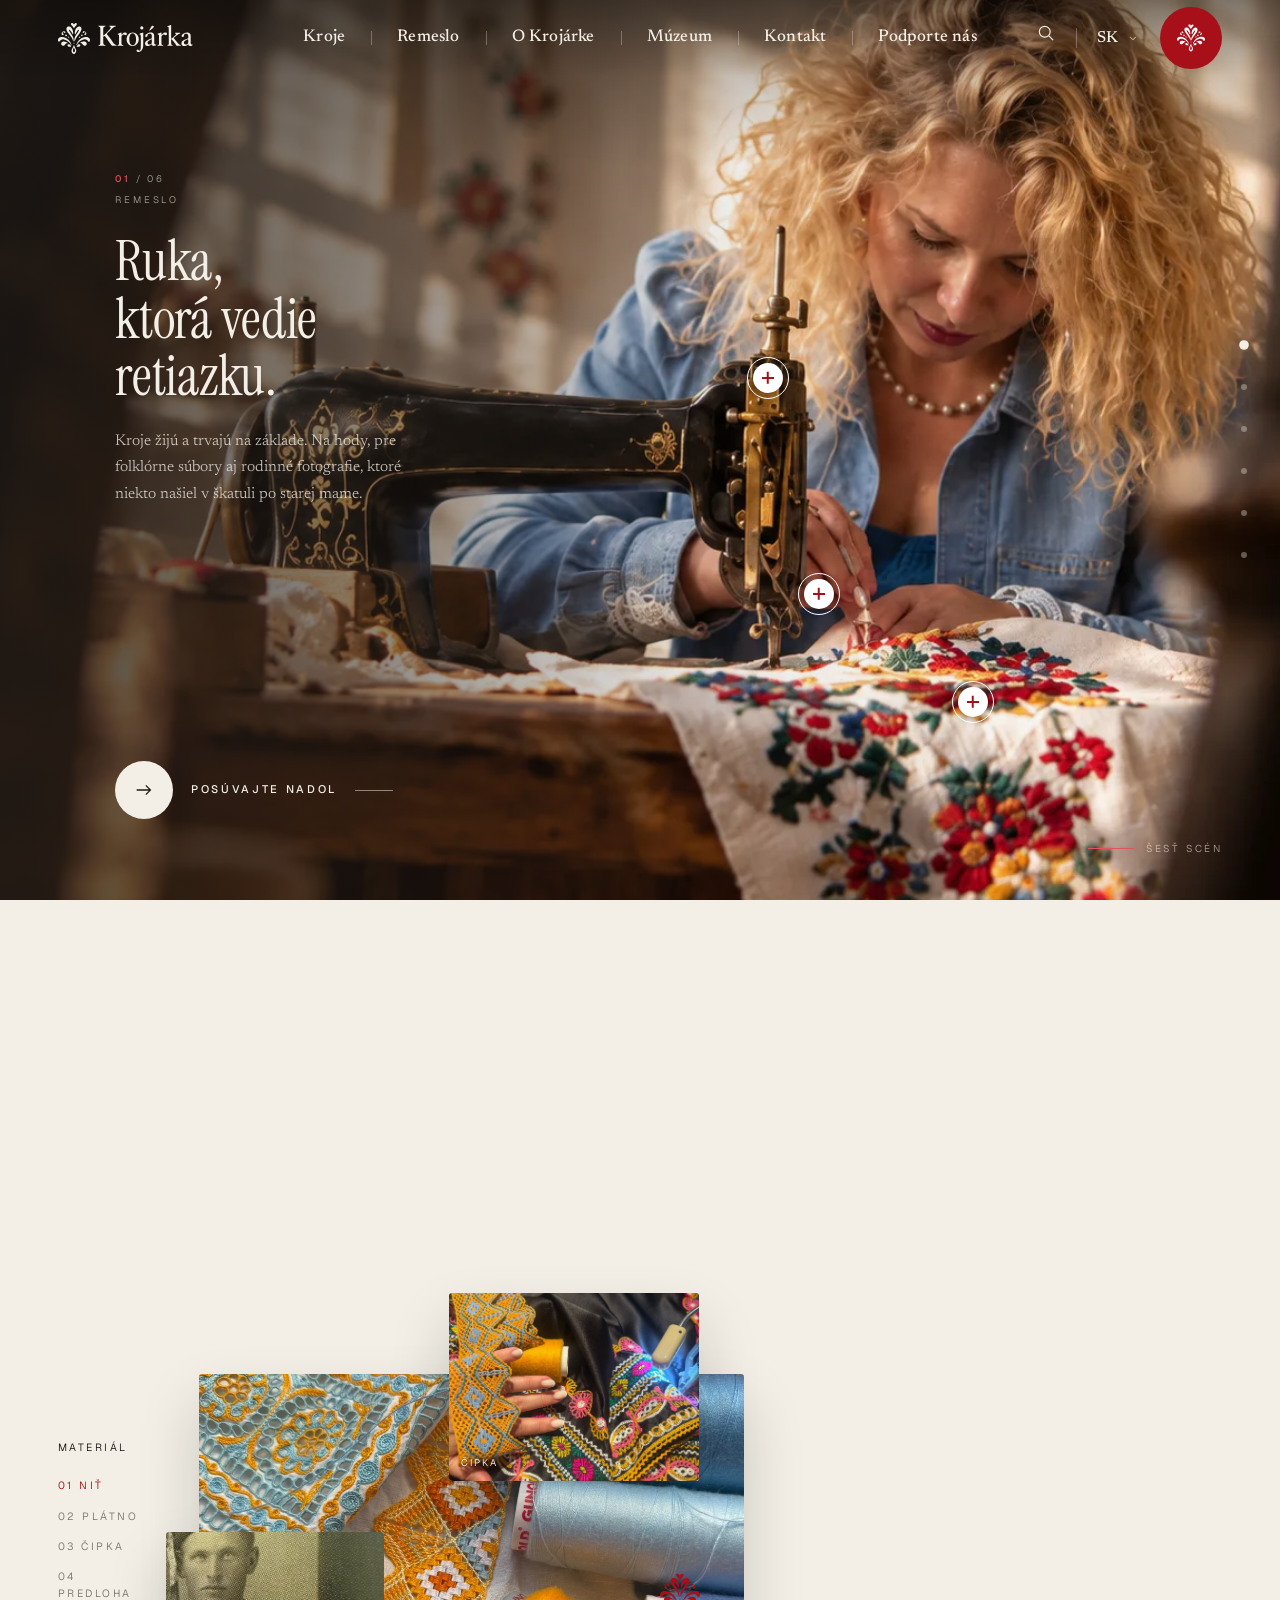
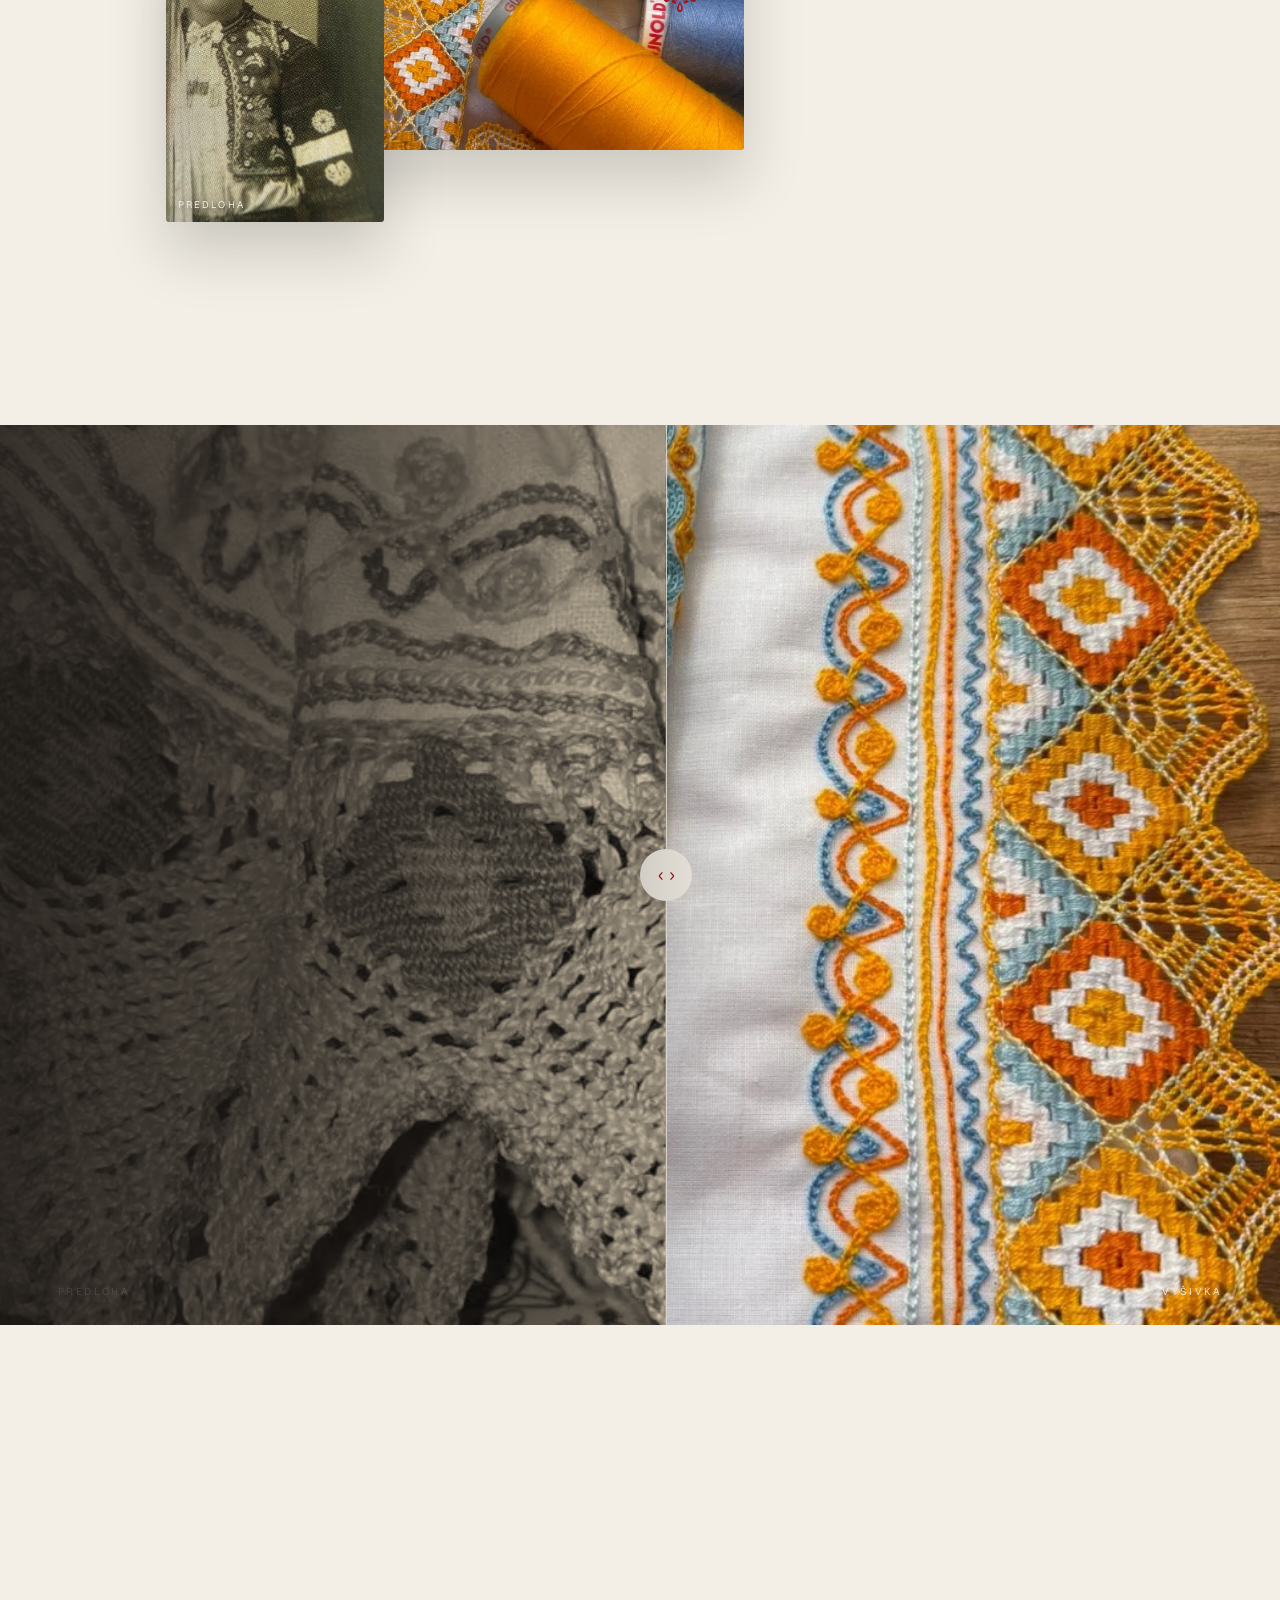
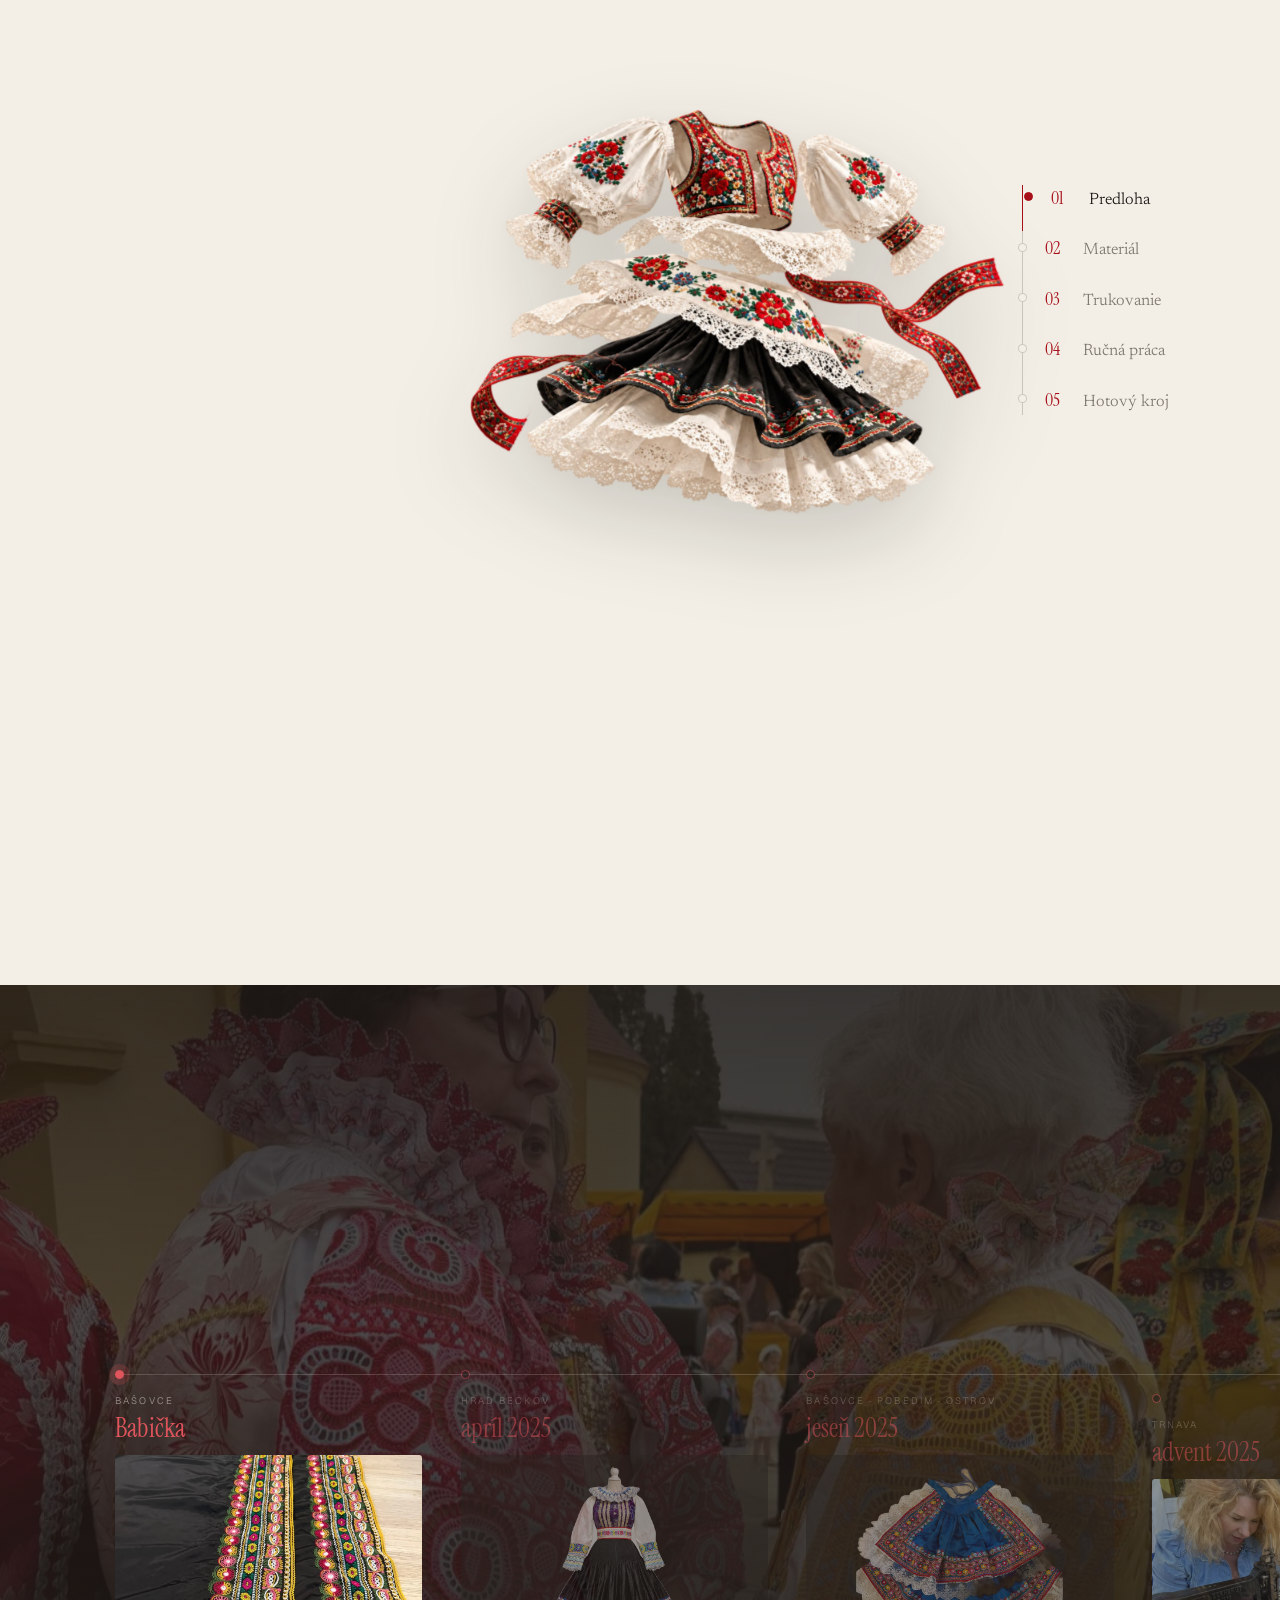
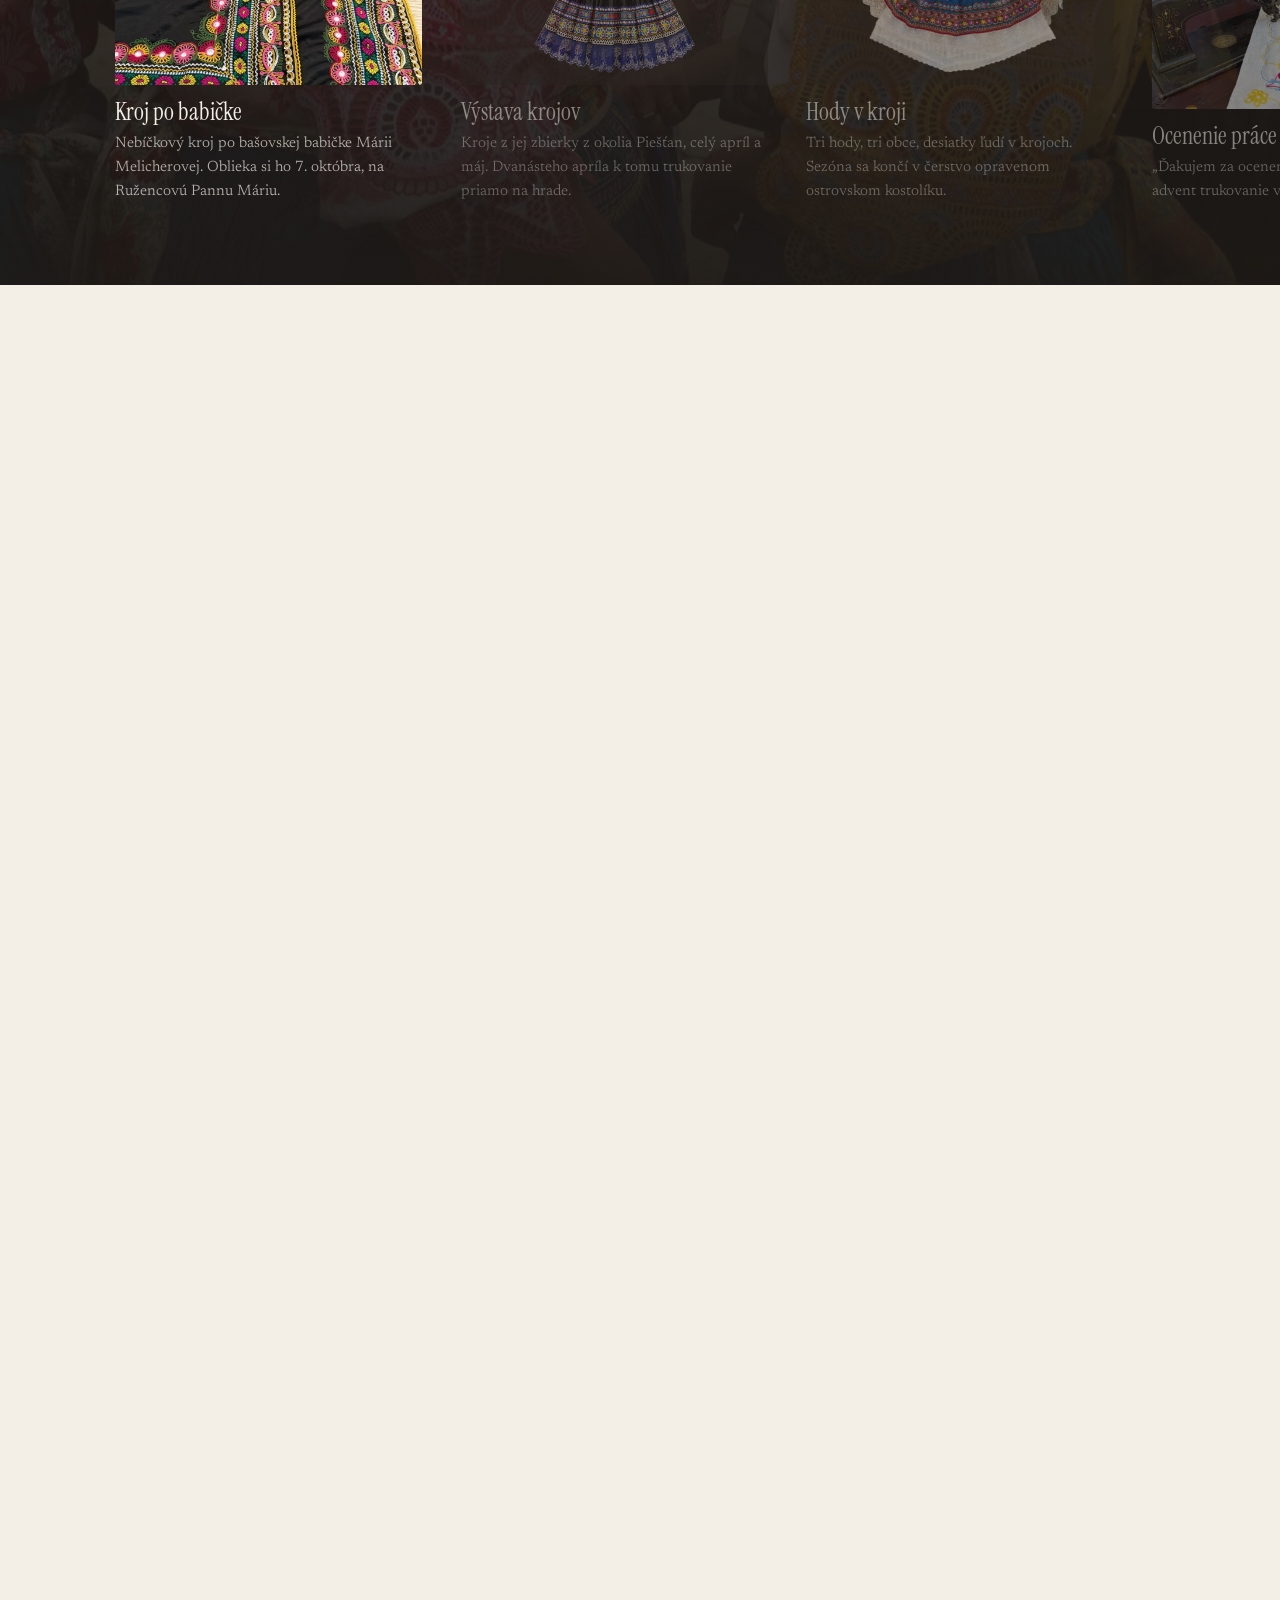
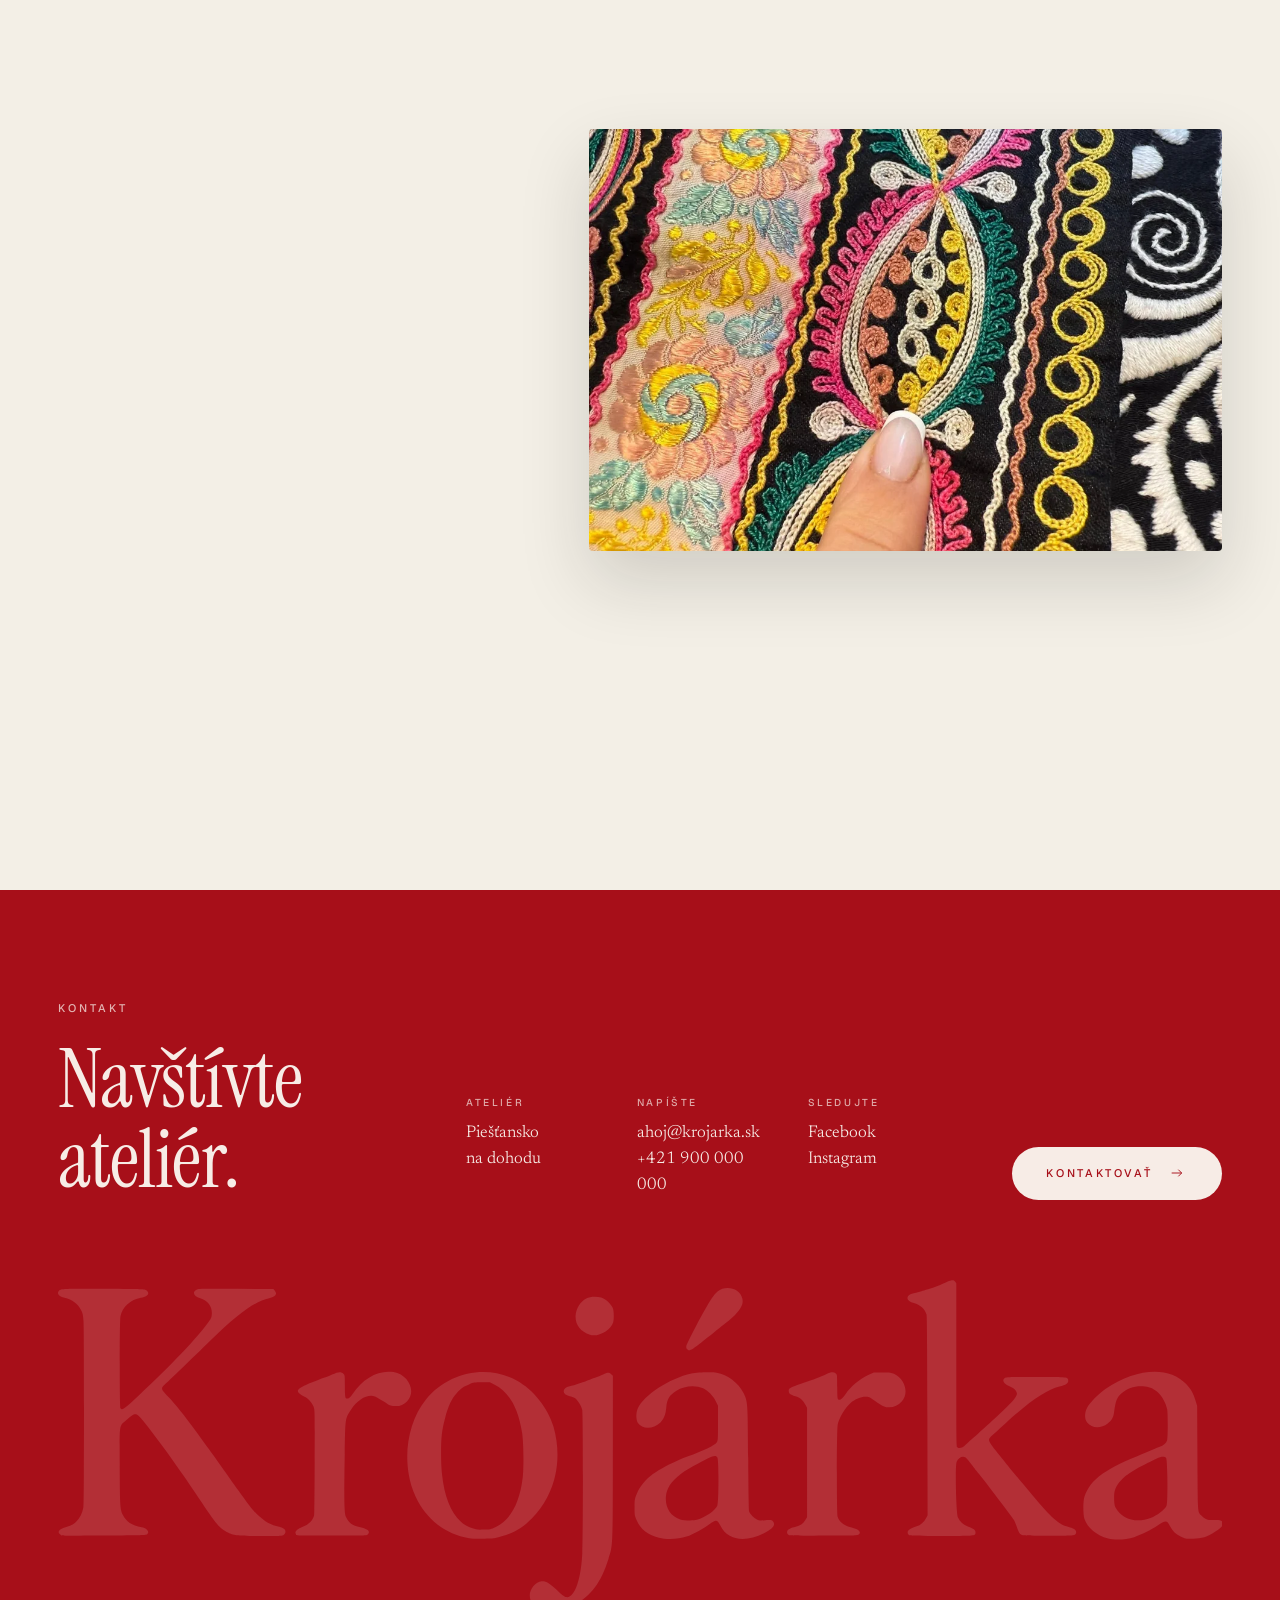
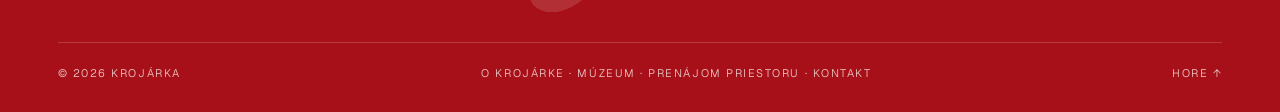
<file: o-krojarke.html>
<!doctype html>
<html lang="sk">
<head>
<script>/*farba*/(function(){var d=document.documentElement,q=location.search;try{if(/[?&]farba=modra/.test(q))localStorage.setItem("farba","modra");if(/[?&]farba=orig/.test(q))localStorage.removeItem("farba");if(localStorage.getItem("farba")==="modra")d.classList.add("farba-modra")}catch(e){if(/[?&]farba=modra/.test(q))d.classList.add("farba-modra")}})();</script>
<script>if(/[?&]logo=alt/.test(location.search)||localStorage.getItem("logo")==="alt"){document.documentElement.classList.add("logo-alt");localStorage.setItem("logo","alt")}if(/[?&]logo=sig/.test(location.search)||localStorage.getItem("logo")==="sig"){document.documentElement.classList.remove("logo-alt");document.documentElement.classList.add("logo-sig");localStorage.setItem("logo","sig")}if(/[?&]logo=orig/.test(location.search)){localStorage.removeItem("logo");document.documentElement.classList.remove("logo-alt");document.documentElement.classList.remove("logo-sig")}</script>
<meta charset="utf-8">
<meta name="viewport" content="width=device-width, initial-scale=1">
<title>O Krojárke — Lenka Černoková</title>
<meta name="description" content="Ateliér, príbeh, ocenenia a spolupráce Krojárky. Kroje šité a trukované na zákazku, na hody, pre folklórne súbory aj podľa rodinných fotografií.">
<link rel="icon" href="logo/favicon.svg" type="image/svg+xml">
<link rel="apple-touch-icon" href="logo/favicon.svg">
<link rel="preconnect" href="https://fonts.googleapis.com">
<link rel="preconnect" href="https://fonts.gstatic.com" crossorigin>
<link href="https://fonts.googleapis.com/css2?family=Instrument+Serif:ital@0;1&family=Newsreader:ital,opsz,wght@0,6..72,300..500;1,6..72,300..400&family=Geist:wght@400;500&display=swap" rel="stylesheet">
<link rel="preload" as="image" href="img/ab/stroj.webp">
<link rel="stylesheet" href="styles.css?v=38">
<link rel="stylesheet" href="motion.css?v=2">
<link rel="stylesheet" href="o-krojarke.css?v=100">
</head>
<body class="page-about" data-scene="1">

<svg width="0" height="0" style="position:absolute" aria-hidden="true">
  <defs>
    <!-- ornament: osemlistý „kvet" z výšivky -->
    <symbol id="orn" viewBox="0 0 124.88 120.88"><path fill="currentColor" d="M60.78 120.49C59.21 119.92 57.97 119.11 56.62 117.76C55.14 116.28 54.40 115.11 53.72 113.17L53.20 111.69L53.15 109.29C53.09 106.53 53.20 105.76 54.00 103.45C54.69 101.45 55.23 100.32 56.90 97.44C59.20 93.45 60.77 90.08 61.18 88.23C61.47 86.97 61.73 86.45 62.13 86.40C62.63 86.34 62.86 86.73 63.25 88.21C63.89 90.71 65.22 93.73 67.34 97.50C69.68 101.68 70.76 104.61 71.06 107.62C71.33 110.29 70.30 114.06 68.70 116.29C67.50 117.97 65.18 119.83 63.44 120.52C62.34 120.95 62.06 120.95 60.78 120.49ZM63.10 114.07C63.54 113.84 64.64 112.70 65.03 112.06C66.91 109.01 66.46 104.04 63.81 98.75C63.59 98.30 63.31 97.61 63.20 97.21C62.71 95.50 61.71 95.58 61.16 97.38C61.02 97.82 60.56 98.94 60.13 99.87C58.81 102.78 58.25 105.09 58.25 107.67C58.25 110.04 58.73 111.51 59.94 112.85C61.08 114.12 62.19 114.55 63.10 114.07ZM48.95 93.43C48.61 93.33 47.37 93.17 46.20 93.06C42.92 92.75 41.67 92.44 40.19 91.59C36.84 89.65 36.07 86.52 38.32 84.01C39.18 83.06 40.01 82.71 41.60 82.65C43.20 82.58 44.20 82.87 45.61 83.79C47.24 84.85 49.00 86.93 49.75 88.69C50.09 89.49 51.00 92.48 51.00 92.82C51.00 93.59 50.30 93.80 48.95 93.43ZM73.47 93.36C73.16 93.18 73.19 92.55 73.58 91.27C74.77 87.35 77.22 84.33 80.19 83.11C82.90 82.01 85.87 83.01 86.94 85.40C87.93 87.60 86.71 90.21 84.05 91.59C82.85 92.21 82.85 92.21 80.12 92.43C78.02 92.61 76.16 92.92 74.83 93.31C74.10 93.53 73.77 93.54 73.47 93.36ZM18.55 88.38C15.82 87.98 13.22 85.78 12.56 83.31C11.94 81.01 12.28 78.56 13.49 76.72C15.54 73.59 19.54 71.98 24.31 72.39C26.06 72.53 29.22 73.26 30.50 73.81C31.14 74.09 31.73 74.34 33.89 75.25C34.76 75.62 36.75 76.80 37.37 77.33C37.77 77.67 37.89 78.27 37.59 78.46C37.51 78.52 36.85 78.57 36.12 78.57C35.00 78.58 34.64 78.64 33.62 78.97C31.10 79.81 29.53 81.08 27.73 83.72C26.19 85.98 25.30 86.84 23.69 87.63C22.05 88.43 20.49 88.66 18.55 88.38ZM103.13 88.35C102.27 88.23 100.78 87.69 99.89 87.17C98.95 86.61 97.59 85.20 96.37 83.49C94.32 80.61 93.63 80.01 91.23 78.99C89.98 78.47 89.89 78.45 88.56 78.43C86.66 78.41 86.33 78.26 86.65 77.56C87.19 76.37 94.77 73.07 98.25 72.50C99.65 72.27 102.23 72.21 103.67 72.37C109.57 73.01 113.57 77.98 112.10 82.83C111.22 85.76 108.90 87.78 105.83 88.31C104.61 88.52 104.32 88.52 103.13 88.35ZM52.60 87.51C52.42 87.37 51.89 86.59 51.43 85.78C49.10 81.74 45.38 77.04 42.27 74.19C37.75 70.05 34.55 67.90 29.81 65.83C28.52 65.26 25.64 64.41 23.56 63.98C21.76 63.60 21.37 63.56 19.56 63.57C17.72 63.58 17.44 63.62 16.07 63.98C14.03 64.53 12.54 65.22 11.17 66.26C9.66 67.40 8.89 68.26 7.55 70.25C6.09 72.44 5.35 73.05 4.00 73.21C2.54 73.38 1.02 71.88 0.37 69.62C-0.32 67.22 -0.03 64.04 1.11 61.69C3.17 57.42 7.45 54.90 13.41 54.46C19.33 54.03 25.55 55.66 31.81 59.28C35.49 61.40 37.04 62.51 39.54 64.80C42.23 67.26 46.35 72.11 48.38 75.21C50.58 78.56 53.77 86.91 53.11 87.57C52.94 87.74 52.88 87.73 52.60 87.51ZM71.29 86.93C71.16 86.59 71.34 84.98 71.60 84.19C71.84 83.47 72.48 81.93 73.41 79.81C76.27 73.35 83.47 65.02 89.81 60.86C94.76 57.62 101.22 55.09 106.12 54.48C107.65 54.29 111.65 54.29 112.93 54.48C117.81 55.21 121.95 57.98 123.69 61.69C124.53 63.46 124.80 64.65 124.79 66.50C124.76 70.50 122.96 73.38 120.47 73.38C119.09 73.38 118.32 72.69 116.81 70.17C114.79 66.78 112.24 64.99 108.06 63.99C106.42 63.60 106.18 63.57 104.06 63.57C101.91 63.57 101.73 63.59 99.88 64.03C95.81 64.98 92.35 66.52 88.06 69.30C82.90 72.63 76.08 79.73 73.29 84.67C72.13 86.71 71.49 87.44 71.29 86.93ZM61.63 81.63C61.29 81.29 61.21 80.69 61.28 79.00C61.36 77.03 61.57 76.56 62.37 76.56C63.24 76.56 63.41 76.97 63.39 78.90C63.38 80.56 63.26 81.19 62.87 81.60C62.55 81.94 61.96 81.96 61.63 81.63ZM59.94 71.70C59.75 71.45 59.38 70.62 59.12 69.85C58.53 68.06 57.94 66.57 57.12 64.75C56.77 63.96 56.32 62.94 56.12 62.49C55.68 61.47 54.18 58.67 53.56 57.68C51.75 54.83 47.62 49.24 43.50 44.07C38.53 37.82 37.82 36.81 35.79 33.06C34.69 31.03 34.02 29.37 33.48 27.28C32.98 25.38 32.97 25.25 32.97 23.31C32.96 21.06 33.15 20.11 33.91 18.48C34.99 16.16 36.60 14.80 39.31 13.92C40.68 13.48 40.69 13.47 42.44 13.54C43.93 13.59 44.35 13.66 45.33 13.98C49.68 15.40 52.84 18.61 55.75 24.56C58.53 30.24 59.69 36.05 59.11 41.39C58.94 42.96 58.76 43.51 58.33 43.75C57.82 44.04 57.46 43.75 56.58 42.36C56.16 41.70 55.37 40.47 54.83 39.62C54.29 38.78 53.42 37.29 52.90 36.32C50.36 31.56 48.51 29.07 46.05 27.10C44.58 25.92 43.89 25.72 43.31 26.31C42.27 27.34 44.19 32.22 47.37 36.63C53.08 44.53 54.39 46.55 56.45 50.56C58.53 54.64 59.56 57.31 60.32 60.59C60.77 62.55 60.77 62.58 60.89 66.75C60.99 70.16 60.98 71.04 60.84 71.50C60.63 72.21 60.37 72.27 59.94 71.70ZM64.04 71.05C63.88 70.79 63.81 70.25 63.72 68.46C63.53 64.38 63.88 61.53 64.95 58.56C67.92 50.34 69.61 47.26 75.06 40.12C78.25 35.96 81.06 30.86 81.56 28.34C81.96 26.28 81.01 25.56 79.42 26.74C76.50 28.93 73.50 32.93 70.29 38.93C69.77 39.89 69.07 41.06 68.74 41.51C68.41 41.96 67.95 42.66 67.72 43.07C67.21 43.98 66.80 44.18 66.28 43.79C65.66 43.33 65.35 41.42 65.36 37.99C65.36 35.56 65.53 34.18 66.12 31.69C68.55 21.41 74.46 14.32 81.31 13.49C85.22 13.01 88.91 14.77 90.50 17.88C91.85 20.53 91.98 23.51 90.93 27.56C89.85 31.68 87.63 35.60 83.05 41.44C74.01 52.96 71.57 56.49 68.90 61.91C67.25 65.24 66.61 66.74 65.80 69.06C65.04 71.28 64.55 71.83 64.04 71.05ZM44.37 59.89C44.06 59.69 43.33 59.12 42.75 58.62C42.17 58.13 41.46 57.62 41.19 57.50C38.81 56.43 38.24 56.12 38.00 55.73C37.47 54.85 37.85 53.62 38.82 53.11C39.30 52.85 39.40 52.84 39.87 52.98C40.54 53.19 41.25 53.92 41.96 55.16C42.37 55.85 42.81 56.39 43.52 57.03C45.04 58.41 45.79 59.66 45.35 60.10C45.13 60.32 44.98 60.29 44.37 59.89ZM80.33 59.29C80.29 59.25 80.25 59.12 80.25 59.00C80.25 58.79 82.57 55.11 83.24 54.27C84.36 52.85 85.86 52.60 86.85 53.66C87.99 54.88 86.73 56.71 84.38 57.25C83.62 57.42 82.69 57.90 81.93 58.51C81.51 58.84 80.61 59.38 80.46 59.38C80.44 59.38 80.38 59.34 80.33 59.29ZM30.12 51.18C29.06 50.72 28.25 49.46 28.25 48.25C28.25 46.95 29.12 45.60 30.20 45.25C30.82 45.04 32.45 45.15 32.98 45.43C33.59 45.74 34.48 46.68 34.76 47.29C35.40 48.70 34.72 50.50 33.31 51.14C32.67 51.44 30.77 51.46 30.12 51.18ZM91.40 51.12C90.76 50.79 90.05 49.91 89.86 49.21C89.40 47.48 91.02 45.36 92.95 45.16C95.27 44.92 97.04 47.21 96.10 49.22C95.79 49.87 94.94 50.77 94.33 51.09C93.67 51.43 92.05 51.45 91.40 51.12ZM104.69 47.23C103.75 46.88 102.75 45.96 102.41 45.14C102.02 44.21 102.58 43.33 104.36 42.08C105.47 41.30 106.31 40.43 106.59 39.77C106.89 39.05 106.97 36.17 106.70 35.65C106.23 34.74 104.93 34.57 103.57 35.24C102.92 35.56 102.50 35.92 101.49 36.99C99.37 39.27 98.21 39.58 96.91 38.23C94.99 36.22 96.20 32.98 99.24 32.00C101.46 31.29 103.68 32.03 106.87 34.54C109.54 36.64 110.71 38.88 110.60 41.72C110.56 43.00 110.53 43.12 110.03 44.14C109.08 46.10 107.60 47.26 105.95 47.33C105.46 47.35 104.89 47.31 104.69 47.23ZM17.80 47.14C16.65 46.84 15.22 45.63 14.74 44.55C13.30 41.34 14.57 36.77 17.57 34.34C19.01 33.17 21.82 31.92 23.50 31.69C25.32 31.45 27.71 32.81 28.57 34.57C29.38 36.23 29.00 38.28 27.74 38.99C26.68 39.59 26.11 39.31 23.81 37.05C21.86 35.13 21.11 34.66 20.28 34.81C18.77 35.09 18.08 36.32 18.37 38.20C18.58 39.54 18.96 40.14 20.61 41.83C22.67 43.92 22.80 44.47 21.57 45.84C20.57 46.95 19.07 47.47 17.80 47.14ZM61.72 20.16C61.62 20.04 61.33 19.52 61.09 19.00C59.90 16.52 58.19 14.34 54.78 10.98C52.03 8.28 51.29 7.30 50.93 5.88C50.47 4.07 50.91 2.29 52.10 1.24C53.10 0.35 53.59 0.19 55.26 0.19L56.72 0.19L57.80 0.74C59.53 1.62 60.50 2.75 61.54 5.16C61.88 5.93 62.61 5.96 62.93 5.22C63.63 3.61 63.91 3.10 64.49 2.41C66.82 -0.37 70.66 -0.83 72.73 1.44C73.47 2.25 73.75 2.99 73.75 4.12C73.75 6.19 73.29 6.94 69.81 10.50C66.21 14.20 64.11 16.98 63.17 19.32C62.76 20.35 62.18 20.69 61.72 20.16Z"/></symbol>
    <symbol id="wordmark" viewBox="0 0 235.50 67.25"><path fill="currentColor" d="M98.38 67.02C96.37 66.35 95.38 65.25 95.38 63.72C95.38 62.44 96.58 61.05 97.79 60.91C98.58 60.82 99.41 61.29 100.81 62.63C102.18 63.94 102.45 64.12 102.95 64.12C104.49 64.12 105.77 60.36 106.00 55.14C106.17 51.42 106.16 27.05 105.99 26.26C105.82 25.48 105.01 24.20 104.48 23.88C104.26 23.75 103.79 23.57 103.45 23.50C101.82 23.15 101.83 21.83 103.46 21.50C104.26 21.33 106.79 20.49 107.32 20.22C107.53 20.11 108.09 19.89 108.57 19.74C109.05 19.59 109.78 19.30 110.19 19.10C111.10 18.67 111.38 18.66 111.84 19.05L112.19 19.35L112.18 36.02C112.16 54.49 112.20 53.58 111.31 56.38C109.77 61.22 107.89 63.75 104.25 65.88C102.23 67.07 99.87 67.52 98.38 67.02ZM212.31 52.26C209.98 51.63 208.17 50.14 207.53 48.31C207.23 47.44 207.22 44.71 207.52 43.81C208.64 40.50 211.42 38.36 218.19 35.62C218.67 35.43 219.68 35.00 220.44 34.69C221.19 34.37 222.18 33.96 222.62 33.78C223.60 33.40 224.09 32.98 224.24 32.38C224.40 31.75 224.41 26.95 224.25 26.13C224.03 24.99 223.23 23.50 222.45 22.78C221.56 21.97 220.85 21.63 219.79 21.52C217.85 21.32 216.32 21.77 215.04 22.92C214.09 23.78 213.87 24.34 213.51 26.78C213.37 27.80 213.04 28.36 212.23 29.01C210.84 30.10 209.02 30.02 208.07 28.83C207.52 28.14 207.51 26.91 208.06 25.81C208.53 24.88 210.42 22.94 211.75 22.04C218.00 17.80 224.63 17.39 228.09 21.04C229.09 22.10 229.49 22.80 229.96 24.32L230.31 25.44L230.37 36.00C230.44 47.70 230.38 46.87 231.27 47.70C232.04 48.43 232.43 48.56 233.74 48.53C235.10 48.49 235.50 48.65 235.50 49.23C235.50 49.75 235.19 50.08 234.00 50.87C232.29 51.99 231.27 52.31 229.43 52.31C227.94 52.31 227.92 52.31 226.97 51.84C225.93 51.33 225.31 50.72 224.80 49.72C224.20 48.55 223.93 48.55 222.31 49.66C220.98 50.57 219.09 51.50 217.56 52.00C215.92 52.53 213.71 52.64 212.31 52.26ZM83.12 52.20C78.26 51.34 74.49 48.42 72.31 43.81C69.41 37.66 70.30 29.22 74.39 24.18C78.89 18.63 86.67 17.00 92.73 20.33C96.13 22.20 99.10 25.93 100.18 29.69C102.13 36.49 100.49 43.46 95.84 48.16C93.90 50.12 92.33 51.06 89.71 51.83C88.27 52.26 88.07 52.29 86.12 52.32C84.81 52.35 83.72 52.30 83.12 52.20ZM121.50 52.12C119.17 51.48 117.77 50.38 116.99 48.56C116.58 47.59 116.56 47.51 116.57 45.94C116.57 44.39 116.59 44.27 116.98 43.31C118.14 40.52 120.40 38.65 125.19 36.53C125.88 36.23 126.80 35.85 127.25 35.68C130.52 34.49 132.75 33.42 133.18 32.83C133.43 32.50 133.44 32.32 133.44 28.96L133.44 25.43L133.01 24.56C132.47 23.46 131.39 22.36 130.42 21.91C128.87 21.20 126.54 21.41 125.03 22.39C123.55 23.36 123.15 24.02 122.98 25.80C122.84 27.28 122.52 28.10 121.80 28.80C120.37 30.19 118.15 30.25 117.25 28.92C116.84 28.30 116.82 26.87 117.21 26.00C118.46 23.26 123.59 19.91 128.06 18.92C129.26 18.65 132.11 18.55 133.18 18.74C135.37 19.12 137.59 20.80 138.57 22.81C139.48 24.67 139.46 24.51 139.55 36.14C139.59 43.10 139.66 46.58 139.75 46.83C139.94 47.31 140.70 48.09 141.31 48.40C141.75 48.63 141.94 48.65 143.02 48.57C144.14 48.50 144.26 48.51 144.49 48.74C145.19 49.44 144.60 50.27 142.73 51.22C138.87 53.19 135.29 52.58 133.94 49.71C133.31 48.39 133.04 48.35 131.69 49.36C130.45 50.30 128.51 51.36 127.06 51.88C125.56 52.43 123.03 52.53 121.50 52.12ZM0.64 51.59C-0.23 51.15 0.04 50.44 1.19 50.08C2.68 49.63 3.00 49.47 3.62 48.92C4.39 48.23 4.94 47.13 5.13 45.95C5.28 44.95 5.30 10.57 5.15 8.25C5.06 6.95 5.01 6.74 4.62 6.01C3.97 4.79 2.91 4.02 1.31 3.61C0.10 3.30 -0.33 2.71 0.24 2.13C0.63 1.74 1.22 1.72 9.56 1.78C17.26 1.84 17.53 1.85 17.85 2.09C18.66 2.69 18.17 3.37 16.76 3.61C14.69 3.95 12.98 5.50 12.63 7.35C12.44 8.34 12.44 25.72 12.63 25.94C13.00 26.38 13.33 26.16 16.27 23.41C22.80 17.33 28.44 11.40 30.43 8.51C30.99 7.70 31.06 7.52 31.10 6.81C31.19 5.37 30.28 4.15 28.76 3.69C27.45 3.29 27.07 2.44 28.00 1.96C28.41 1.75 28.89 1.74 35.99 1.79L43.55 1.84L43.84 2.18C44.40 2.84 43.97 3.40 42.69 3.68C39.79 4.33 36.42 6.75 30.87 12.18C29.19 13.84 26.51 16.43 24.94 17.94C23.36 19.45 21.83 20.92 21.53 21.20C20.76 21.95 20.80 22.08 22.29 23.61C23.66 25.03 25.56 27.40 27.77 30.44C28.52 31.47 29.74 33.16 30.50 34.19C31.25 35.22 32.78 37.36 33.89 38.94C37.03 43.38 38.69 45.64 39.51 46.58C41.04 48.31 42.58 49.37 44.12 49.76C44.64 49.89 45.22 50.06 45.41 50.14C46.06 50.41 46.19 51.08 45.67 51.49C45.35 51.74 45.20 51.75 41.20 51.75C36.24 51.74 35.55 51.67 34.35 51.04C32.60 50.12 32.15 49.59 28.44 44.06C23.94 37.36 20.80 33.00 17.24 28.50C15.81 26.70 15.65 26.69 13.83 28.31C12.32 29.65 12.45 28.73 12.48 37.61C12.51 45.75 12.55 46.35 13.10 47.48C13.78 48.88 14.92 49.63 16.90 50.00C18.02 50.22 18.58 50.92 18.02 51.42C17.82 51.60 16.93 51.63 9.37 51.68C2.84 51.73 0.87 51.71 0.64 51.59ZM48.18 51.49C47.70 50.96 48.12 50.44 49.49 49.89C50.77 49.37 51.54 48.57 51.79 47.50C51.83 47.33 51.87 42.49 51.89 36.75C51.92 26.67 51.92 26.29 51.68 25.64C51.35 24.72 50.61 23.91 49.75 23.53C47.96 22.74 48.06 22.07 50.12 21.21C51.72 20.53 54.10 19.62 54.25 19.62C54.32 19.63 54.84 19.40 55.41 19.13C56.63 18.53 57.24 18.47 57.69 18.93C58.00 19.23 58.00 19.27 58.00 21.41C58.00 23.82 58.07 24.10 58.66 23.95C58.88 23.90 59.17 23.61 59.52 23.09C61.72 19.80 64.87 18.11 67.84 18.62C70.91 19.14 72.50 22.61 70.56 24.55C69.81 25.29 69.13 25.54 68.01 25.48C67.17 25.43 67.09 25.40 65.87 24.57C65.17 24.10 64.37 23.63 64.08 23.53C62.59 23.02 60.61 24.12 59.24 26.22C58.04 28.05 58.10 27.67 57.97 35.12C57.82 44.78 57.86 47.15 58.23 47.94C58.78 49.15 59.45 49.63 61.13 50.01C62.69 50.37 63.23 50.89 62.62 51.44C62.38 51.66 61.97 51.67 55.36 51.68C49.13 51.69 48.34 51.67 48.18 51.49ZM147.85 51.60C147.48 51.47 147.31 51.14 147.44 50.75C147.54 50.42 148.24 50.07 149.15 49.88C150.06 49.69 150.59 49.33 151.06 48.57L151.44 47.96L151.44 36.88L151.44 25.81L151.17 25.31C150.59 24.24 150.05 23.77 149.08 23.48C148.02 23.17 147.75 22.96 147.75 22.48C147.75 21.84 147.89 21.76 151.38 20.58C153.40 19.90 154.72 19.38 155.38 19.01C156.19 18.56 156.88 18.51 157.25 18.88C157.55 19.17 157.53 19.01 157.55 21.80C157.56 23.75 157.59 24.05 157.77 24.17C158.12 24.39 158.60 24.03 159.25 23.06C160.30 21.52 161.96 20.11 163.81 19.23L164.94 18.69L166.69 18.69C168.25 18.69 168.50 18.72 169.01 18.97C171.31 20.10 172.09 22.87 170.58 24.58C169.91 25.35 169.04 25.75 168.06 25.75C167.18 25.75 166.82 25.58 165.12 24.41C164.02 23.65 163.96 23.62 163.20 23.62C162.33 23.62 161.12 24.13 160.24 24.86C159.20 25.73 157.89 27.93 157.64 29.25C157.42 30.38 157.42 47.17 157.63 47.88C157.91 48.79 158.77 49.55 159.89 49.87C161.58 50.35 161.81 50.45 162.00 50.79C162.17 51.09 162.17 51.14 161.93 51.38C161.67 51.63 161.56 51.64 154.93 51.68C151.03 51.70 148.05 51.67 147.85 51.60ZM172.16 51.60C172.01 51.52 171.85 51.36 171.81 51.24C171.64 50.71 172.20 50.28 173.61 49.81C174.37 49.57 175.08 48.93 175.53 48.10L175.81 47.56L175.77 27.50C175.74 13.80 175.69 7.30 175.60 7.00C175.26 5.88 174.29 4.99 173.04 4.67C172.27 4.47 171.75 4.10 171.75 3.74C171.75 3.11 172.14 2.85 173.48 2.57C173.96 2.47 174.56 2.30 174.83 2.19C175.10 2.09 175.79 1.87 176.38 1.70C176.96 1.53 178.08 1.10 178.88 0.74C180.70 -0.08 181.00 -0.13 181.36 0.32L181.62 0.66L181.62 17.13C181.62 31.94 181.64 33.63 181.82 33.80C182.19 34.17 182.90 33.96 183.50 33.31C183.67 33.12 184.80 32.11 186.00 31.07C189.12 28.36 192.62 25.02 193.30 24.12C193.67 23.62 193.88 23.22 193.88 22.99C193.88 22.44 193.23 21.80 192.36 21.48C191.20 21.06 190.76 20.25 191.44 19.80C191.73 19.61 192.36 19.59 197.68 19.59C204.24 19.58 204.25 19.58 204.25 20.36C204.25 20.91 203.81 21.20 202.48 21.55C199.75 22.26 196.67 24.35 191.48 29.05C190.43 30.00 189.27 31.05 188.91 31.37C187.85 32.31 187.88 32.39 190.09 35.13C191.11 36.38 192.08 37.59 192.25 37.80C192.76 38.45 194.92 41.03 197.06 43.56C200.90 48.10 202.26 49.32 204.04 49.84C204.60 50.00 205.22 50.23 205.43 50.35C205.90 50.63 205.99 51.11 205.64 51.43C205.41 51.64 205.01 51.66 200.47 51.69C197.77 51.71 195.36 51.68 195.11 51.61C194.49 51.46 194.30 51.20 193.86 49.93C193.65 49.32 193.38 48.68 193.27 48.51C192.88 47.88 187.04 40.20 186.19 39.19C185.91 38.84 185.23 37.99 184.70 37.28C184.16 36.57 183.62 35.94 183.50 35.87C182.81 35.51 182.03 35.91 181.68 36.80C181.35 37.69 181.58 47.17 181.96 48.02C182.34 48.85 183.07 49.53 183.95 49.86C185.15 50.31 185.50 50.56 185.50 50.99C185.50 51.76 185.60 51.75 178.69 51.74C174.50 51.74 172.35 51.69 172.16 51.60ZM88.52 49.92C91.49 48.51 93.35 45.06 93.96 39.88C94.20 37.76 94.13 32.73 93.82 30.81C93.02 25.81 91.18 22.62 88.29 21.17L87.31 20.69L85.69 20.69C84.19 20.70 83.99 20.72 83.19 21.06C81.95 21.56 81.53 21.86 80.64 22.83C79.58 23.99 78.92 25.39 78.27 27.88C77.59 30.46 77.46 31.64 77.45 35.19C77.44 41.78 78.80 46.45 81.41 48.82C82.18 49.51 82.55 49.73 83.81 50.21C84.47 50.46 84.75 50.50 86.00 50.46C87.39 50.43 87.47 50.41 88.52 49.92ZM129.19 48.49C130.81 48.04 132.92 46.57 133.29 45.64C133.60 44.88 133.61 36.33 133.31 35.90C132.88 35.30 132.45 35.46 128.38 37.68C124.76 39.66 123.03 41.61 122.90 43.86C122.77 46.06 123.83 47.72 125.80 48.40C126.54 48.65 128.41 48.70 129.19 48.49ZM220.89 48.11C222.26 47.58 223.62 46.56 224.10 45.69C224.41 45.14 224.34 36.31 224.03 35.97C223.73 35.63 222.96 35.69 222.14 36.11C221.75 36.31 220.62 36.87 219.62 37.35C215.97 39.12 214.09 40.82 213.62 42.77C213.44 43.53 213.52 45.43 213.75 45.88C215.00 48.31 217.97 49.24 220.89 48.11ZM127.28 14.06C126.94 13.82 126.92 13.39 127.24 12.78C130.78 5.80 132.33 3.16 133.34 2.33C135.08 0.93 137.91 1.73 138.36 3.75C138.59 4.78 138.22 5.64 136.96 6.97C136.30 7.67 135.94 7.97 132.56 10.64C129.09 13.39 128.29 13.99 127.94 14.12C127.53 14.28 127.61 14.29 127.28 14.06ZM107.56 11.08C105.57 10.42 104.52 9.00 104.65 7.14C104.76 5.68 105.60 4.35 106.81 3.72C107.51 3.36 108.87 3.28 109.82 3.56C110.74 3.82 111.97 4.99 112.22 5.83C112.41 6.45 112.42 7.89 112.25 8.53C111.78 10.18 109.17 11.61 107.56 11.08Z"/></symbol>
    <symbol id="arrow" viewBox="0 0 24 24"><path d="M4 12h15m-5-5 5 5-5 5" fill="none" stroke="currentColor" stroke-width="1.4"/></symbol>
    <symbol id="chev-l" viewBox="0 0 24 24"><path d="M14.5 6.5 9 12l5.5 5.5" fill="none" stroke="currentColor" stroke-width="1.4"/></symbol>
    <symbol id="chev-r" viewBox="0 0 24 24"><path d="M9.5 6.5 15 12l-5.5 5.5" fill="none" stroke="currentColor" stroke-width="1.4"/></symbol>
  </defs>
</svg>

<!-- ───────── HEADER ───────── -->
<header class="site-header" id="top">
  <a class="logo" href="index.html" aria-label="Krojárka — domov">
    <span class="logo-sig-v" data-svg="logo/krojarka-signature-vertical.svg?v=10"></span>
    <span class="logo-sig-img" data-svg="logo/krojarka-signature.svg?v=10"></span>
    <img class="logo-alt-img" src="img/logo-nahradne-kruh.webp?v=3" alt="Krojárka">
    <svg class="logo-orn" viewBox="0 0 124.88 120.88"><use href="#orn"/></svg>
    <svg class="logo-word" viewBox="0 0 235.50 67.25"><use href="#wordmark"/></svg>
    <span class="logo-tag">Ľudové kroje<br>v novom príbehu</span>
  </a>
  <nav class="main-nav" aria-label="Hlavná navigácia">
    <a href="index.html#kroje">Kroje</a>
    <a href="index.html#remeslo">Remeslo</a>
    <a href="o-krojarke.html" aria-current="page">O Krojárke</a>
    <a href="podpor-nas.html">Múzeum</a>
    <a href="kontakt.html">Kontakt</a>
    <a class="nav-support" href="podpor-nas.html#podporit">Podporte nás</a>
  </nav>
  <div class="header-tools">
    <button class="icon-btn" aria-label="Hľadať"><svg viewBox="0 0 24 24" width="20" height="20"><circle cx="10.5" cy="10.5" r="6.5" fill="none" stroke="currentColor" stroke-width="1.4"/><path d="m15.5 15.5 5 5" stroke="currentColor" stroke-width="1.4"/></svg></button>
    <span class="tools-sep"></span>
    <button class="lang">SK <svg viewBox="0 0 24 24" width="14" height="14"><path d="m7 10 5 5 5-5" fill="none" stroke="currentColor" stroke-width="1.4"/></svg></button>
    <button class="menu-btn" aria-label="Menu" aria-expanded="false" aria-controls="overlay-nav"><svg><use href="#orn"/></svg></button>
  </div>
</header>

<div class="overlay-nav" id="overlay-nav" aria-hidden="true">
  <nav>
    <a href="index.html#kroje"><small>01</small>Kroje</a>
    <a href="index.html#remeslo"><small>02</small>Remeslo</a>
    <a href="index.html#pribehy"><small>03</small>Príbehy</a>
    <a href="index.html#regiony"><small>04</small>Regióny</a>
    <a href="o-krojarke.html"><small>05</small>O Krojárke</a>
    <a href="podpor-nas.html"><small>06</small>Múzeum</a>
    <a href="priestor.html"><small>07</small>Priestor</a>
    <a href="kontakt.html"><small>08</small>Kontakt</a>
    <a href="podpor-nas.html#podporit"><small>09</small>Podporte nás</a>
  </nav>
  <p class="overlay-foot">SK / EN &nbsp;·&nbsp; Ateliér Piešťansko</p>
</div>

<main class="stack">

<nav class="sc-nav" aria-label="Scény">
  <button aria-label="01 Remeslo"></button><button aria-label="02 Materiál"></button><button aria-label="03 Vzory"></button>
  <button aria-label="04 Proces"></button><button aria-label="05 Môj príbeh"></button><button aria-label="06 Detaily"></button>
</nav>

<!-- ───────── 01 REMESLO ───────── -->
<div class="sc-wrap" style="--len:115svh">
<section class="sc dark s1" id="atelier">
  <div class="bg"><img src="img/ab/stroj.webp" alt="Krojárka pri historickom trukovacom stroji" fetchpriority="high"></div>
  <button class="hs" style="--hx:60%;--hy:42%" aria-label="Stroj"><i class="ring"></i><span><b>Lintz &amp; Eckhardt, Berlín</b>Historický trukovací stroj. Ťahá niť do slučiek, ale nič nerozhoduje sám.</span></button>
  <button class="hs" style="--hx:64%;--hy:66%" aria-label="Ruka"><i class="ring"></i><span><b>Ruka vedie látku</b>Látka sa otáča pod ihlou. Z pohybu ruky je kvet, špirála, koleso.</span></button>
  <button class="hs" style="--hx:76%;--hy:78%" aria-label="Vzor"><i class="ring"></i><span><b>Retiazka</b>Tisíce slučiek v jednej súvislej línii. Každý oblúk je definitívny.</span></button>
  <div class="copy">
    <p class="no"><span><b>01</b> / 06</span><span>Remeslo</span></p>
    <h1 data-words>Ruka,<br>ktorá vedie<br>retiazku.</h1>
    <p class="lead">Kroje žijú a trvajú na základe. Na hody, pre folklórne súbory aj rodinné fotografie, ktoré niekto našiel v škatuli po starej mame.</p>
    <a class="cta-round" href="#material"><span class="dot"><svg><use href="#arrow"/></svg></span>Posúvajte nadol<span class="cta-line"></span></a>
  </div>
  <p class="scroll-hint"><i></i>Šesť scén</p>
</section>
</div>

<!-- ───────── 02 MATERIÁL ───────── -->
<div class="sc-wrap" id="material" style="--len:110svh">
<section class="sc light s2">
  <ul class="idx"><li>Materiál</li><li class="is-on">01 Niť</li><li>02 Plátno</li><li>03 Čipka</li><li>04 Predloha</li></ul>
  <div class="fan">
    <figure class="f1" data-depth=".3"><img src="img/kriezlo-niti.webp" alt="Cievky nití vybrané podľa predlohy kriezla"><figcaption>Niť podľa predlohy</figcaption></figure>
    <figure class="f2" data-depth="-.5"><img src="img/ruzove-cipka.webp" alt="Čipka na ružovej trukovanej zástere"><figcaption>Čipka</figcaption></figure>
    <figure class="f3" data-depth=".7"><img src="img/foto-bucany-predloha.webp" alt="Stará fotografia — predloha prucla z Bučian"><figcaption>Predloha</figcaption></figure>
    <svg class="orn" data-depth="-.9"><use href="#orn"/></svg>
  </div>
  <div class="copy">
    <p class="no"><span><b>02</b> / 06</span><span>Materiál</span></p>
    <h2 data-words>Najskôr<br>sa hľadá niť.</h2>
    <p class="lead">Odtieň sa nevyberá z katalógu, ale podľa predlohy. Pri starých fotografiách to znamená hádať z čiernobielej a overovať si to u pamätníkov. Farba po farbe, krok po kroku.</p>
    <a class="link-arrow" href="index.html#remeslo">Ako sa trukuje <svg><use href="#arrow"/></svg></a>
  </div>
</section>
</div>

<!-- ───────── 03 VZORY ───────── -->
<div class="sc-wrap" style="--len:110svh">
<section class="sc dark s3">
  <div class="vz-compare" style="--cx:52%">
    <img src="img/kriezlo-detail.webp" alt="Hotové trukované kriezlo zblízka">
    <div class="vz-then"><img src="img/kriezlo-predloha.webp" alt=""></div>
    <input type="range" min="0" max="100" value="52" aria-label="Porovnať predlohu a hotovú výšivku">
    <span class="vz-handle" aria-hidden="true"></span>
    <span class="vz-lbl l">Predloha</span><span class="vz-lbl r">Výšivka</span>
  </div>
  <div class="shade" aria-hidden="true"></div>
  <div class="copy">
    <p class="no"><span><b>03</b> / 06</span><span>Vzory</span></p>
    <h2 data-words>Každý vzor<br>má svoj príbeh.</h2>
    <p class="lead">Vzory berie zo starých krojov, regionálnych predlôh a rodinných archívov. Potiahnite a porovnajte — staré kriezlo, ktoré bolo predlohou, a nové, ktoré podľa neho vzniklo.</p>
  </div>
</section>
</div>

<!-- ───────── 04 PROCES ───────── -->
<div class="sc-wrap" style="--len:130svh">
<section class="sc light s4">
  <div class="copy">
    <p class="no"><span><b>04</b> / 06</span><span>Proces</span></p>
    <h2 data-words>Od predlohy<br>po hotový kroj.</h2>
    <p class="lead">Predloha, materiál, trukovanie, ručná práca. Každý kroj prejde rukami len jednej remeselníčky — od prvej kresby po posledný steh.</p>
    <a class="link-arrow" href="index.html#proces">Celý postup <svg><use href="#arrow"/></svg></a>
  </div>
  <div class="layers is-single" role="img" aria-label="Kroj rozložený na vrstvy: živôtik, rukávce, zástera, sukňa a čipky">
    <img class="ly l1" src="img/ab/kroj-let.webp?v=2" alt="">
  </div>
  <ol class="pr-steps">
    <li><span class="n">01</span><span>Predloha</span></li>
    <li><span class="n">02</span><span>Materiál</span></li>
    <li><span class="n">03</span><span>Trukovanie</span></li>
    <li><span class="n">04</span><span>Ručná práca</span></li>
    <li><span class="n">05</span><span>Hotový kroj</span></li>
  </ol>
</section>
</div>

<!-- ───────── 05 MÔJ PRÍBEH: časová os ───────── -->
<div class="sc-wrap" id="pribeh" style="--len:230svh">
<section class="sc dark s5">
  <div class="bg"><img src="img/hody/zeny-kostol.webp" alt=""></div>
  <div class="head copy">
    <p class="no"><span><b>05</b> / 06</span><span>Môj príbeh</span></p>
    <h2 data-words>Od babičkinho kroja<br>po vlastný vzor.</h2>
  </div>
  <div class="tl-track">
    <article class="tl-card"><span class="tag">Bašovce</span><time>Babička</time><figure><img src="img/ruzove-zastery-7m.webp" alt="" loading="lazy"></figure><h3>Kroj po babičke</h3><p>Nebíčkový kroj po bašovskej babičke Márii Melicherovej. Oblieka si ho 7. októbra, na Ružencovú Pannu Máriu.</p></article>
    <article class="tl-card"><span class="tag">Hrad Beckov</span><time>apríl 2025</time><figure class="contain"><img src="img/kroj-fialovy.webp" alt="" loading="lazy"></figure><h3>Výstava krojov</h3><p>Kroje z jej zbierky z okolia Piešťan, celý apríl a máj. Dvanásteho apríla k tomu trukovanie priamo na hrade.</p></article>
    <article class="tl-card"><span class="tag">Bašovce · Pobedim · Ostrov</span><time>jeseň 2025</time><figure class="contain"><img src="img/zasterky-pobedim.webp" alt="" loading="lazy"></figure><h3>Hody v kroji</h3><p>Tri hody, tri obce, desiatky ľudí v krojoch. Sezóna sa končí v čerstvo opravenom ostrovskom kostolíku.</p></article>
    <article class="tl-card"><span class="tag">Trnava</span><time>advent 2025</time><figure><img src="img/krojarka-stroj.webp" alt="" loading="lazy"></figure><h3>Ocenenie práce</h3><p>„Ďakujem za ocenenie mojej práce.“ V ten istý advent trukovanie v Západoslovenskom múzeu.</p></article>
    <article class="tl-card"><span class="tag">Trenčín 2026</span><time>zima 2026</time><figure><img src="img/trukovka-zlata.webp" alt="" loading="lazy"></figure><h3>Krojovaná fúzia</h3><p>Vyšívané rifľové obrusy pre stánky regiónov — Považie, Kopanice, Zlínsko, Horná Nitra.</p></article>
    <article class="tl-card"><span class="tag">Banská Bystrica</span><time>leto 2026</time><figure class="contain"><img src="img/kroj-basovsky-v2.webp" alt="" loading="lazy"></figure><h3>Autorský Bašovský kroj</h3><p>Vlastný vzor na starých predlohách. Zlatá trukovka na čiernom saténe, vo výklade ateliéru šperkárky.</p></article>
    <article class="tl-card"><span class="tag">Pobedim</span><time>september 2026</time><figure><img src="img/krojarka-skola.webp" alt="" loading="lazy"></figure><h3>Hody a škola</h3><p>V Roľníckom dome trukovanie pre návštevníkov, v škole pre deti, ktoré jej nedali vydýchnuť.</p></article>
  </div>
</section>
</div>

<!-- ───────── 06 DETAILY ───────── -->
<div class="sc-wrap" id="spolupraca" style="--len:115svh">
<section class="sc light s6">
  <div class="copy">
    <p class="no"><span><b>06</b> / 06</span><span>Detaily</span></p>
    <h2 data-words>Krása je<br>v detailoch.</h2>
    <p class="lead">Ručná práca, presné stehy a poctivé materiály. Prejdite lupou po výšivke — každý detail má svoje miesto v príbehu kroja.</p>
    <p class="where-lbl">Kde už kroje ožili</p>
    <ul class="where">
      <li>Západoslovenské múzeum Trnava</li><li>Hrad Beckov</li><li>Škola a Roľnícky dom Pobedim</li><li>Trenčín 2026</li>
      <li>Katarína Žiak jewellery</li><li>Agrokomplex Nitra</li><li>Cesta kroja</li><li><a href="podpor-nas.html">Múzeum krojov · OZ Tým správnym smerom →</a></li>
    </ul>
    <a class="cta-round" href="kontakt.html" style="margin-top:30px"><span class="dot"><svg><use href="#arrow"/></svg></span>Napísať Krojárke<span class="cta-line"></span></a>
  </div>
  <figure class="dt-fig" style="--img:url(img/bielocierna-detail.webp)">
    <img src="img/bielocierna-detail.webp" alt="Detail trukovanej výšivky na čiernej zástere pod lupou">
  </figure>
</section>
</div>

</main>

<footer class="site-footer" id="kontakt">
  <div class="ft-top">
    <div>
      <span class="ft-sig" data-svg="logo/krojarka-sig-symbol.svg?v=10"></span>
      <p class="eyebrow">Kontakt</p>
      <h2 class="display-l">Navštívte<br>ateliér.</h2>
    </div>
    <div class="ft-cols">
      <div><h3>Ateliér</h3><p>Piešťansko<br>na dohodu</p></div>
      <div><h3>Napíšte</h3><p><a href="mailto:ahoj@krojarka.sk">ahoj@krojarka.sk</a><br><a href="tel:+421900000000">+421 900 000 000</a></p></div>
      <div><h3>Sledujte</h3><p><a href="https://www.facebook.com/lenka.cernokova" rel="noopener">Facebook</a><br><a href="#">Instagram</a></p></div>
    </div>
    <a class="btn-red" href="mailto:ahoj@krojarka.sk">Kontaktovať <svg><use href="#arrow"/></svg></a>
  </div>
  <svg class="ft-word" viewBox="0 0 235.50 67.25" aria-hidden="true"><use href="#wordmark"/></svg>
  <span class="ft-sig-word" data-svg="logo/krojarka-sig-wordmark.svg?v=10" aria-hidden="true"></span>
  <div class="ft-bottom"><span>© 2026 Krojárka</span><span><a href="o-krojarke.html">O Krojárke</a> · <a href="podpor-nas.html">Múzeum</a> · <a href="priestor.html">Prenájom priestoru</a> · <a href="kontakt.html">Kontakt</a></span><a href="#top">Hore ↑</a></div>
</footer>

<div class="progress-thread" aria-hidden="true"><i id="pt-fill"></i></div>

<script src="podstranky.js?v=3"></script>
<script src="motion.js?v=3"></script>
<script src="about.js?v=5"></script>
<script>(function(){var els=document.querySelectorAll("[data-svg]");if(!els.length)return;var cache={};els.forEach(function(e){var u=e.dataset.svg;(cache[u]=cache[u]||fetch(u).then(function(r){return r.text()})).then(function(t){e.innerHTML=t;var s=e.querySelector("svg");if(s){s.removeAttribute("width");s.removeAttribute("height")}})})})();/*inlineSvg*/</script>
<script>/*ornSig*/(function(){if(!document.documentElement.classList.contains("logo-sig"))return;var NS="http://www.w3.org/2000/svg";fetch("logo/orn-sig-paths.txt?v=1").then(function(r){return r.text()}).then(function(p){var d=document.createElementNS(NS,"svg");d.setAttribute("style","position:absolute;width:0;height:0;overflow:hidden");d.setAttribute("aria-hidden","true");d.innerHTML="<symbol id=\"orn-sig\" viewBox=\"-6 56 442 378\">"+p+"</symbol>";document.body.prepend(d);var sw=function(root){(root||document).querySelectorAll("use").forEach(function(u){var h=u.getAttribute("href")||u.getAttribute("xlink:href");if(h==="#orn"){u.setAttribute("href","#orn-sig")}})};sw();new MutationObserver(function(){sw()}).observe(document.body,{childList:true,subtree:true});})})();</script>
<script>/*ornAlt*/(function(){if(!document.documentElement.classList.contains("logo-alt"))return;var NS="http://www.w3.org/2000/svg";fetch("logo/orn-alt-symbol.txt?v=2").then(function(r){return r.text()}).then(function(mk){var d=document.createElementNS(NS,"svg");d.setAttribute("style","position:absolute;width:0;height:0;overflow:hidden");d.setAttribute("aria-hidden","true");d.innerHTML="<defs>"+mk+"</defs><symbol id=\"orn-alt\" viewBox=\"0 0 256 256\"><rect width=\"256\" height=\"256\" fill=\"currentColor\" mask=\"url(#mono-m)\"/></symbol>";document.body.prepend(d);var sw=function(){document.querySelectorAll("use").forEach(function(u){var h=u.getAttribute("href")||u.getAttribute("xlink:href");if(h==="#orn")u.setAttribute("href","#orn-alt")})};sw();new MutationObserver(sw).observe(document.body,{childList:true,subtree:true});})})();</script>
</body>
</html>
</file>
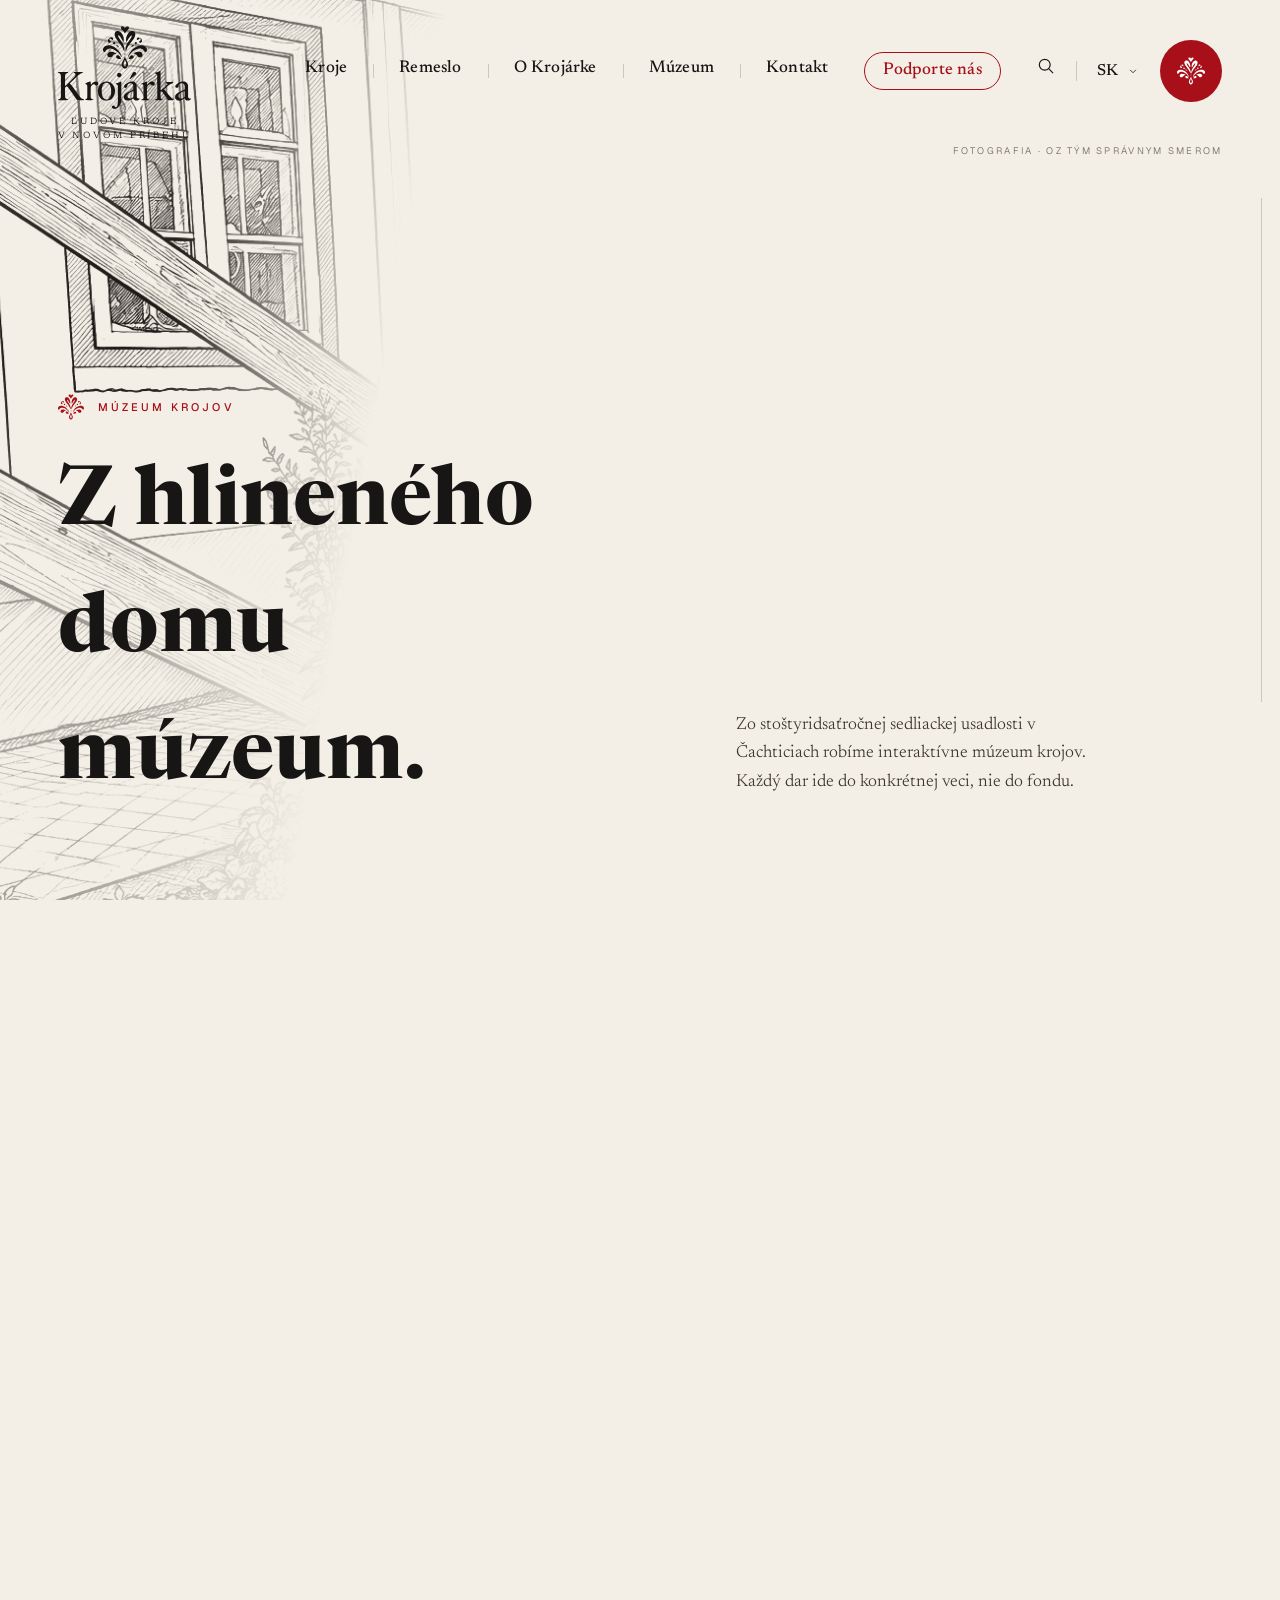
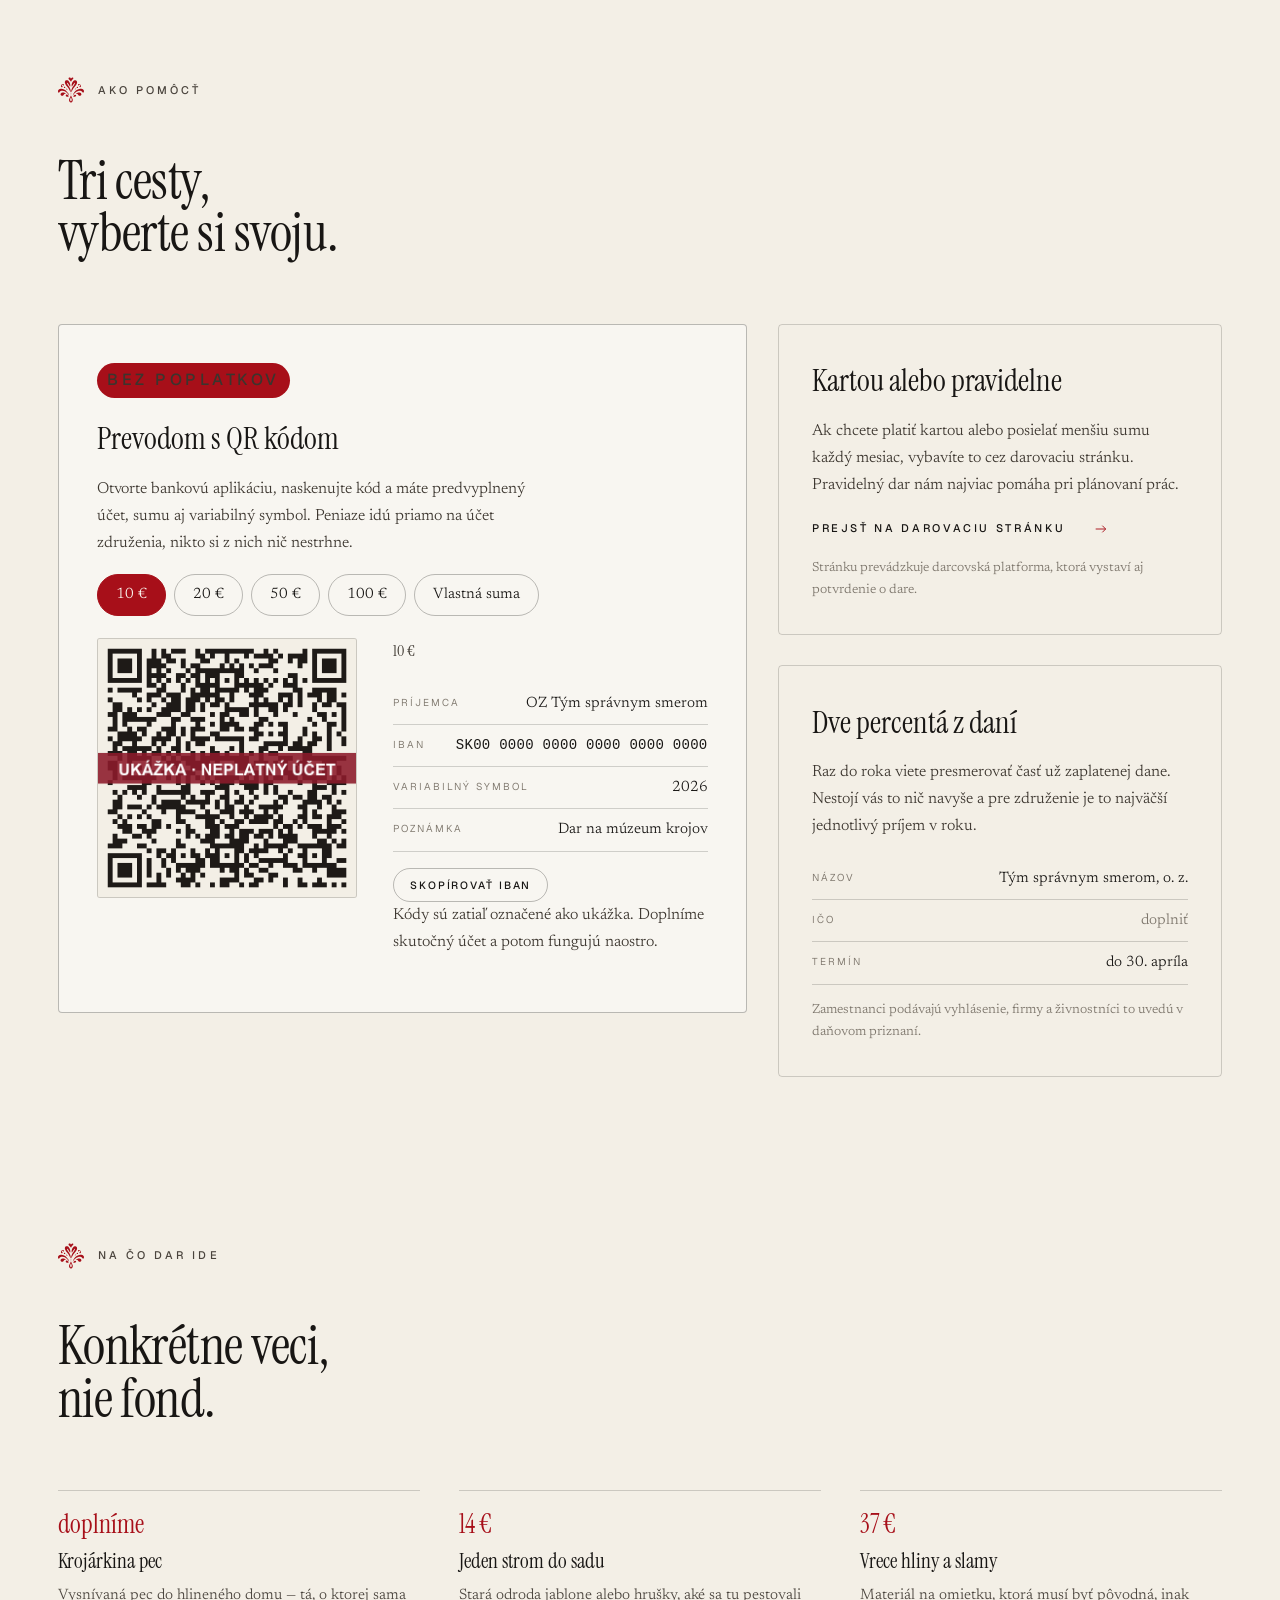
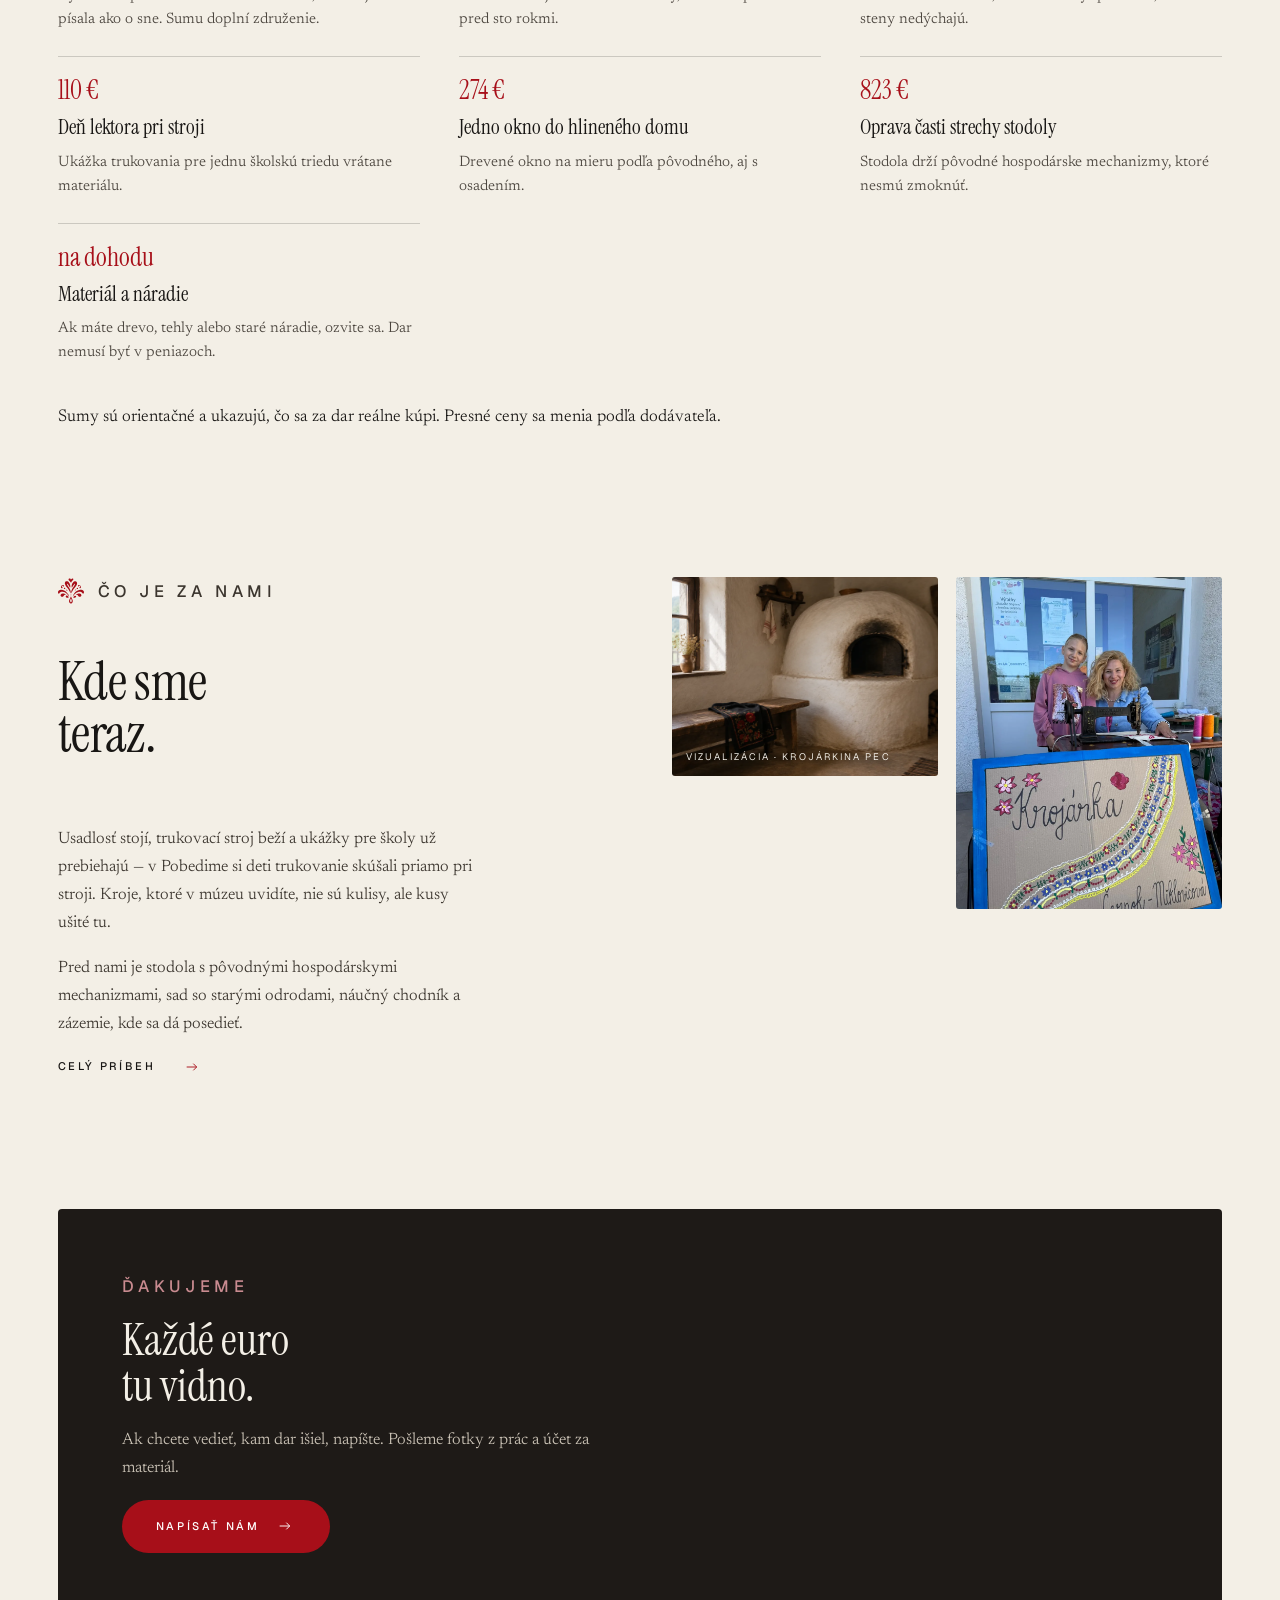
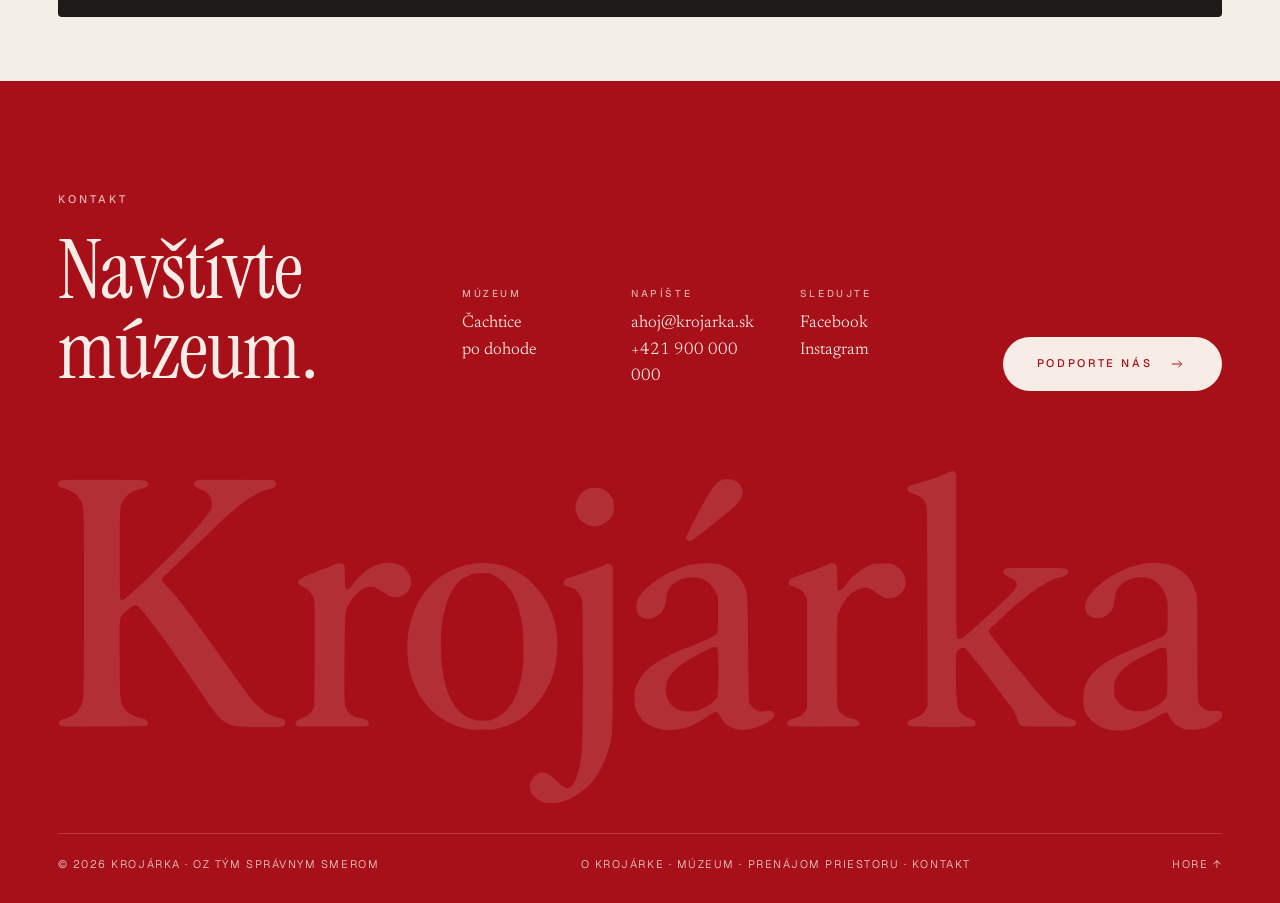
<file: podpor-nas.html>
<!doctype html>
<html lang="sk">
<head>
<script>/*farba*/(function(){var d=document.documentElement,q=location.search;try{if(/[?&]farba=modra/.test(q))localStorage.setItem("farba","modra");if(/[?&]farba=orig/.test(q))localStorage.removeItem("farba");if(localStorage.getItem("farba")==="modra")d.classList.add("farba-modra")}catch(e){if(/[?&]farba=modra/.test(q))d.classList.add("farba-modra")}})();</script>
<script>if(/[?&]logo=alt/.test(location.search)||localStorage.getItem("logo")==="alt"){document.documentElement.classList.add("logo-alt");localStorage.setItem("logo","alt")}if(/[?&]logo=sig/.test(location.search)||localStorage.getItem("logo")==="sig"){document.documentElement.classList.remove("logo-alt");document.documentElement.classList.add("logo-sig");localStorage.setItem("logo","sig")}if(/[?&]logo=orig/.test(location.search)){localStorage.removeItem("logo");document.documentElement.classList.remove("logo-alt");document.documentElement.classList.remove("logo-sig")}</script>
<meta charset="utf-8">
<meta name="viewport" content="width=device-width, initial-scale=1">
<title>Podporte múzeum — Krojárka</title>
<meta name="description" content="Podporte múzeum krojov v Čachticiach. Prevodom s QR kódom bez poplatkov, kartou alebo pravidelne, prípadne dvomi percentami z daní.">
<link rel="icon" href="logo/favicon.svg" type="image/svg+xml">
<link rel="apple-touch-icon" href="logo/favicon.svg">
<link rel="preconnect" href="https://fonts.googleapis.com">
<link rel="preconnect" href="https://fonts.gstatic.com" crossorigin>
<link href="https://fonts.googleapis.com/css2?family=Instrument+Serif:ital@0;1&family=Newsreader:ital,opsz,wght@0,6..72,300..500;1,6..72,300..400&family=Geist:wght@400;500&display=swap" rel="stylesheet">
<link rel="stylesheet" href="styles.css?v=38">
<link rel="stylesheet" href="motion.css?v=9">
<link rel="stylesheet" href="podstranky.css?v=2">
</head>
<body>

<svg width="0" height="0" style="position:absolute" aria-hidden="true">
  <defs>
    <!-- ornament: osemlistý „kvet" z výšivky -->
    <symbol id="orn" viewBox="0 0 124.88 120.88"><path fill="currentColor" d="M60.78 120.49C59.21 119.92 57.97 119.11 56.62 117.76C55.14 116.28 54.40 115.11 53.72 113.17L53.20 111.69L53.15 109.29C53.09 106.53 53.20 105.76 54.00 103.45C54.69 101.45 55.23 100.32 56.90 97.44C59.20 93.45 60.77 90.08 61.18 88.23C61.47 86.97 61.73 86.45 62.13 86.40C62.63 86.34 62.86 86.73 63.25 88.21C63.89 90.71 65.22 93.73 67.34 97.50C69.68 101.68 70.76 104.61 71.06 107.62C71.33 110.29 70.30 114.06 68.70 116.29C67.50 117.97 65.18 119.83 63.44 120.52C62.34 120.95 62.06 120.95 60.78 120.49ZM63.10 114.07C63.54 113.84 64.64 112.70 65.03 112.06C66.91 109.01 66.46 104.04 63.81 98.75C63.59 98.30 63.31 97.61 63.20 97.21C62.71 95.50 61.71 95.58 61.16 97.38C61.02 97.82 60.56 98.94 60.13 99.87C58.81 102.78 58.25 105.09 58.25 107.67C58.25 110.04 58.73 111.51 59.94 112.85C61.08 114.12 62.19 114.55 63.10 114.07ZM48.95 93.43C48.61 93.33 47.37 93.17 46.20 93.06C42.92 92.75 41.67 92.44 40.19 91.59C36.84 89.65 36.07 86.52 38.32 84.01C39.18 83.06 40.01 82.71 41.60 82.65C43.20 82.58 44.20 82.87 45.61 83.79C47.24 84.85 49.00 86.93 49.75 88.69C50.09 89.49 51.00 92.48 51.00 92.82C51.00 93.59 50.30 93.80 48.95 93.43ZM73.47 93.36C73.16 93.18 73.19 92.55 73.58 91.27C74.77 87.35 77.22 84.33 80.19 83.11C82.90 82.01 85.87 83.01 86.94 85.40C87.93 87.60 86.71 90.21 84.05 91.59C82.85 92.21 82.85 92.21 80.12 92.43C78.02 92.61 76.16 92.92 74.83 93.31C74.10 93.53 73.77 93.54 73.47 93.36ZM18.55 88.38C15.82 87.98 13.22 85.78 12.56 83.31C11.94 81.01 12.28 78.56 13.49 76.72C15.54 73.59 19.54 71.98 24.31 72.39C26.06 72.53 29.22 73.26 30.50 73.81C31.14 74.09 31.73 74.34 33.89 75.25C34.76 75.62 36.75 76.80 37.37 77.33C37.77 77.67 37.89 78.27 37.59 78.46C37.51 78.52 36.85 78.57 36.12 78.57C35.00 78.58 34.64 78.64 33.62 78.97C31.10 79.81 29.53 81.08 27.73 83.72C26.19 85.98 25.30 86.84 23.69 87.63C22.05 88.43 20.49 88.66 18.55 88.38ZM103.13 88.35C102.27 88.23 100.78 87.69 99.89 87.17C98.95 86.61 97.59 85.20 96.37 83.49C94.32 80.61 93.63 80.01 91.23 78.99C89.98 78.47 89.89 78.45 88.56 78.43C86.66 78.41 86.33 78.26 86.65 77.56C87.19 76.37 94.77 73.07 98.25 72.50C99.65 72.27 102.23 72.21 103.67 72.37C109.57 73.01 113.57 77.98 112.10 82.83C111.22 85.76 108.90 87.78 105.83 88.31C104.61 88.52 104.32 88.52 103.13 88.35ZM52.60 87.51C52.42 87.37 51.89 86.59 51.43 85.78C49.10 81.74 45.38 77.04 42.27 74.19C37.75 70.05 34.55 67.90 29.81 65.83C28.52 65.26 25.64 64.41 23.56 63.98C21.76 63.60 21.37 63.56 19.56 63.57C17.72 63.58 17.44 63.62 16.07 63.98C14.03 64.53 12.54 65.22 11.17 66.26C9.66 67.40 8.89 68.26 7.55 70.25C6.09 72.44 5.35 73.05 4.00 73.21C2.54 73.38 1.02 71.88 0.37 69.62C-0.32 67.22 -0.03 64.04 1.11 61.69C3.17 57.42 7.45 54.90 13.41 54.46C19.33 54.03 25.55 55.66 31.81 59.28C35.49 61.40 37.04 62.51 39.54 64.80C42.23 67.26 46.35 72.11 48.38 75.21C50.58 78.56 53.77 86.91 53.11 87.57C52.94 87.74 52.88 87.73 52.60 87.51ZM71.29 86.93C71.16 86.59 71.34 84.98 71.60 84.19C71.84 83.47 72.48 81.93 73.41 79.81C76.27 73.35 83.47 65.02 89.81 60.86C94.76 57.62 101.22 55.09 106.12 54.48C107.65 54.29 111.65 54.29 112.93 54.48C117.81 55.21 121.95 57.98 123.69 61.69C124.53 63.46 124.80 64.65 124.79 66.50C124.76 70.50 122.96 73.38 120.47 73.38C119.09 73.38 118.32 72.69 116.81 70.17C114.79 66.78 112.24 64.99 108.06 63.99C106.42 63.60 106.18 63.57 104.06 63.57C101.91 63.57 101.73 63.59 99.88 64.03C95.81 64.98 92.35 66.52 88.06 69.30C82.90 72.63 76.08 79.73 73.29 84.67C72.13 86.71 71.49 87.44 71.29 86.93ZM61.63 81.63C61.29 81.29 61.21 80.69 61.28 79.00C61.36 77.03 61.57 76.56 62.37 76.56C63.24 76.56 63.41 76.97 63.39 78.90C63.38 80.56 63.26 81.19 62.87 81.60C62.55 81.94 61.96 81.96 61.63 81.63ZM59.94 71.70C59.75 71.45 59.38 70.62 59.12 69.85C58.53 68.06 57.94 66.57 57.12 64.75C56.77 63.96 56.32 62.94 56.12 62.49C55.68 61.47 54.18 58.67 53.56 57.68C51.75 54.83 47.62 49.24 43.50 44.07C38.53 37.82 37.82 36.81 35.79 33.06C34.69 31.03 34.02 29.37 33.48 27.28C32.98 25.38 32.97 25.25 32.97 23.31C32.96 21.06 33.15 20.11 33.91 18.48C34.99 16.16 36.60 14.80 39.31 13.92C40.68 13.48 40.69 13.47 42.44 13.54C43.93 13.59 44.35 13.66 45.33 13.98C49.68 15.40 52.84 18.61 55.75 24.56C58.53 30.24 59.69 36.05 59.11 41.39C58.94 42.96 58.76 43.51 58.33 43.75C57.82 44.04 57.46 43.75 56.58 42.36C56.16 41.70 55.37 40.47 54.83 39.62C54.29 38.78 53.42 37.29 52.90 36.32C50.36 31.56 48.51 29.07 46.05 27.10C44.58 25.92 43.89 25.72 43.31 26.31C42.27 27.34 44.19 32.22 47.37 36.63C53.08 44.53 54.39 46.55 56.45 50.56C58.53 54.64 59.56 57.31 60.32 60.59C60.77 62.55 60.77 62.58 60.89 66.75C60.99 70.16 60.98 71.04 60.84 71.50C60.63 72.21 60.37 72.27 59.94 71.70ZM64.04 71.05C63.88 70.79 63.81 70.25 63.72 68.46C63.53 64.38 63.88 61.53 64.95 58.56C67.92 50.34 69.61 47.26 75.06 40.12C78.25 35.96 81.06 30.86 81.56 28.34C81.96 26.28 81.01 25.56 79.42 26.74C76.50 28.93 73.50 32.93 70.29 38.93C69.77 39.89 69.07 41.06 68.74 41.51C68.41 41.96 67.95 42.66 67.72 43.07C67.21 43.98 66.80 44.18 66.28 43.79C65.66 43.33 65.35 41.42 65.36 37.99C65.36 35.56 65.53 34.18 66.12 31.69C68.55 21.41 74.46 14.32 81.31 13.49C85.22 13.01 88.91 14.77 90.50 17.88C91.85 20.53 91.98 23.51 90.93 27.56C89.85 31.68 87.63 35.60 83.05 41.44C74.01 52.96 71.57 56.49 68.90 61.91C67.25 65.24 66.61 66.74 65.80 69.06C65.04 71.28 64.55 71.83 64.04 71.05ZM44.37 59.89C44.06 59.69 43.33 59.12 42.75 58.62C42.17 58.13 41.46 57.62 41.19 57.50C38.81 56.43 38.24 56.12 38.00 55.73C37.47 54.85 37.85 53.62 38.82 53.11C39.30 52.85 39.40 52.84 39.87 52.98C40.54 53.19 41.25 53.92 41.96 55.16C42.37 55.85 42.81 56.39 43.52 57.03C45.04 58.41 45.79 59.66 45.35 60.10C45.13 60.32 44.98 60.29 44.37 59.89ZM80.33 59.29C80.29 59.25 80.25 59.12 80.25 59.00C80.25 58.79 82.57 55.11 83.24 54.27C84.36 52.85 85.86 52.60 86.85 53.66C87.99 54.88 86.73 56.71 84.38 57.25C83.62 57.42 82.69 57.90 81.93 58.51C81.51 58.84 80.61 59.38 80.46 59.38C80.44 59.38 80.38 59.34 80.33 59.29ZM30.12 51.18C29.06 50.72 28.25 49.46 28.25 48.25C28.25 46.95 29.12 45.60 30.20 45.25C30.82 45.04 32.45 45.15 32.98 45.43C33.59 45.74 34.48 46.68 34.76 47.29C35.40 48.70 34.72 50.50 33.31 51.14C32.67 51.44 30.77 51.46 30.12 51.18ZM91.40 51.12C90.76 50.79 90.05 49.91 89.86 49.21C89.40 47.48 91.02 45.36 92.95 45.16C95.27 44.92 97.04 47.21 96.10 49.22C95.79 49.87 94.94 50.77 94.33 51.09C93.67 51.43 92.05 51.45 91.40 51.12ZM104.69 47.23C103.75 46.88 102.75 45.96 102.41 45.14C102.02 44.21 102.58 43.33 104.36 42.08C105.47 41.30 106.31 40.43 106.59 39.77C106.89 39.05 106.97 36.17 106.70 35.65C106.23 34.74 104.93 34.57 103.57 35.24C102.92 35.56 102.50 35.92 101.49 36.99C99.37 39.27 98.21 39.58 96.91 38.23C94.99 36.22 96.20 32.98 99.24 32.00C101.46 31.29 103.68 32.03 106.87 34.54C109.54 36.64 110.71 38.88 110.60 41.72C110.56 43.00 110.53 43.12 110.03 44.14C109.08 46.10 107.60 47.26 105.95 47.33C105.46 47.35 104.89 47.31 104.69 47.23ZM17.80 47.14C16.65 46.84 15.22 45.63 14.74 44.55C13.30 41.34 14.57 36.77 17.57 34.34C19.01 33.17 21.82 31.92 23.50 31.69C25.32 31.45 27.71 32.81 28.57 34.57C29.38 36.23 29.00 38.28 27.74 38.99C26.68 39.59 26.11 39.31 23.81 37.05C21.86 35.13 21.11 34.66 20.28 34.81C18.77 35.09 18.08 36.32 18.37 38.20C18.58 39.54 18.96 40.14 20.61 41.83C22.67 43.92 22.80 44.47 21.57 45.84C20.57 46.95 19.07 47.47 17.80 47.14ZM61.72 20.16C61.62 20.04 61.33 19.52 61.09 19.00C59.90 16.52 58.19 14.34 54.78 10.98C52.03 8.28 51.29 7.30 50.93 5.88C50.47 4.07 50.91 2.29 52.10 1.24C53.10 0.35 53.59 0.19 55.26 0.19L56.72 0.19L57.80 0.74C59.53 1.62 60.50 2.75 61.54 5.16C61.88 5.93 62.61 5.96 62.93 5.22C63.63 3.61 63.91 3.10 64.49 2.41C66.82 -0.37 70.66 -0.83 72.73 1.44C73.47 2.25 73.75 2.99 73.75 4.12C73.75 6.19 73.29 6.94 69.81 10.50C66.21 14.20 64.11 16.98 63.17 19.32C62.76 20.35 62.18 20.69 61.72 20.16Z"/></symbol>
    <symbol id="wordmark" viewBox="0 0 235.50 67.25"><path fill="currentColor" d="M98.38 67.02C96.37 66.35 95.38 65.25 95.38 63.72C95.38 62.44 96.58 61.05 97.79 60.91C98.58 60.82 99.41 61.29 100.81 62.63C102.18 63.94 102.45 64.12 102.95 64.12C104.49 64.12 105.77 60.36 106.00 55.14C106.17 51.42 106.16 27.05 105.99 26.26C105.82 25.48 105.01 24.20 104.48 23.88C104.26 23.75 103.79 23.57 103.45 23.50C101.82 23.15 101.83 21.83 103.46 21.50C104.26 21.33 106.79 20.49 107.32 20.22C107.53 20.11 108.09 19.89 108.57 19.74C109.05 19.59 109.78 19.30 110.19 19.10C111.10 18.67 111.38 18.66 111.84 19.05L112.19 19.35L112.18 36.02C112.16 54.49 112.20 53.58 111.31 56.38C109.77 61.22 107.89 63.75 104.25 65.88C102.23 67.07 99.87 67.52 98.38 67.02ZM212.31 52.26C209.98 51.63 208.17 50.14 207.53 48.31C207.23 47.44 207.22 44.71 207.52 43.81C208.64 40.50 211.42 38.36 218.19 35.62C218.67 35.43 219.68 35.00 220.44 34.69C221.19 34.37 222.18 33.96 222.62 33.78C223.60 33.40 224.09 32.98 224.24 32.38C224.40 31.75 224.41 26.95 224.25 26.13C224.03 24.99 223.23 23.50 222.45 22.78C221.56 21.97 220.85 21.63 219.79 21.52C217.85 21.32 216.32 21.77 215.04 22.92C214.09 23.78 213.87 24.34 213.51 26.78C213.37 27.80 213.04 28.36 212.23 29.01C210.84 30.10 209.02 30.02 208.07 28.83C207.52 28.14 207.51 26.91 208.06 25.81C208.53 24.88 210.42 22.94 211.75 22.04C218.00 17.80 224.63 17.39 228.09 21.04C229.09 22.10 229.49 22.80 229.96 24.32L230.31 25.44L230.37 36.00C230.44 47.70 230.38 46.87 231.27 47.70C232.04 48.43 232.43 48.56 233.74 48.53C235.10 48.49 235.50 48.65 235.50 49.23C235.50 49.75 235.19 50.08 234.00 50.87C232.29 51.99 231.27 52.31 229.43 52.31C227.94 52.31 227.92 52.31 226.97 51.84C225.93 51.33 225.31 50.72 224.80 49.72C224.20 48.55 223.93 48.55 222.31 49.66C220.98 50.57 219.09 51.50 217.56 52.00C215.92 52.53 213.71 52.64 212.31 52.26ZM83.12 52.20C78.26 51.34 74.49 48.42 72.31 43.81C69.41 37.66 70.30 29.22 74.39 24.18C78.89 18.63 86.67 17.00 92.73 20.33C96.13 22.20 99.10 25.93 100.18 29.69C102.13 36.49 100.49 43.46 95.84 48.16C93.90 50.12 92.33 51.06 89.71 51.83C88.27 52.26 88.07 52.29 86.12 52.32C84.81 52.35 83.72 52.30 83.12 52.20ZM121.50 52.12C119.17 51.48 117.77 50.38 116.99 48.56C116.58 47.59 116.56 47.51 116.57 45.94C116.57 44.39 116.59 44.27 116.98 43.31C118.14 40.52 120.40 38.65 125.19 36.53C125.88 36.23 126.80 35.85 127.25 35.68C130.52 34.49 132.75 33.42 133.18 32.83C133.43 32.50 133.44 32.32 133.44 28.96L133.44 25.43L133.01 24.56C132.47 23.46 131.39 22.36 130.42 21.91C128.87 21.20 126.54 21.41 125.03 22.39C123.55 23.36 123.15 24.02 122.98 25.80C122.84 27.28 122.52 28.10 121.80 28.80C120.37 30.19 118.15 30.25 117.25 28.92C116.84 28.30 116.82 26.87 117.21 26.00C118.46 23.26 123.59 19.91 128.06 18.92C129.26 18.65 132.11 18.55 133.18 18.74C135.37 19.12 137.59 20.80 138.57 22.81C139.48 24.67 139.46 24.51 139.55 36.14C139.59 43.10 139.66 46.58 139.75 46.83C139.94 47.31 140.70 48.09 141.31 48.40C141.75 48.63 141.94 48.65 143.02 48.57C144.14 48.50 144.26 48.51 144.49 48.74C145.19 49.44 144.60 50.27 142.73 51.22C138.87 53.19 135.29 52.58 133.94 49.71C133.31 48.39 133.04 48.35 131.69 49.36C130.45 50.30 128.51 51.36 127.06 51.88C125.56 52.43 123.03 52.53 121.50 52.12ZM0.64 51.59C-0.23 51.15 0.04 50.44 1.19 50.08C2.68 49.63 3.00 49.47 3.62 48.92C4.39 48.23 4.94 47.13 5.13 45.95C5.28 44.95 5.30 10.57 5.15 8.25C5.06 6.95 5.01 6.74 4.62 6.01C3.97 4.79 2.91 4.02 1.31 3.61C0.10 3.30 -0.33 2.71 0.24 2.13C0.63 1.74 1.22 1.72 9.56 1.78C17.26 1.84 17.53 1.85 17.85 2.09C18.66 2.69 18.17 3.37 16.76 3.61C14.69 3.95 12.98 5.50 12.63 7.35C12.44 8.34 12.44 25.72 12.63 25.94C13.00 26.38 13.33 26.16 16.27 23.41C22.80 17.33 28.44 11.40 30.43 8.51C30.99 7.70 31.06 7.52 31.10 6.81C31.19 5.37 30.28 4.15 28.76 3.69C27.45 3.29 27.07 2.44 28.00 1.96C28.41 1.75 28.89 1.74 35.99 1.79L43.55 1.84L43.84 2.18C44.40 2.84 43.97 3.40 42.69 3.68C39.79 4.33 36.42 6.75 30.87 12.18C29.19 13.84 26.51 16.43 24.94 17.94C23.36 19.45 21.83 20.92 21.53 21.20C20.76 21.95 20.80 22.08 22.29 23.61C23.66 25.03 25.56 27.40 27.77 30.44C28.52 31.47 29.74 33.16 30.50 34.19C31.25 35.22 32.78 37.36 33.89 38.94C37.03 43.38 38.69 45.64 39.51 46.58C41.04 48.31 42.58 49.37 44.12 49.76C44.64 49.89 45.22 50.06 45.41 50.14C46.06 50.41 46.19 51.08 45.67 51.49C45.35 51.74 45.20 51.75 41.20 51.75C36.24 51.74 35.55 51.67 34.35 51.04C32.60 50.12 32.15 49.59 28.44 44.06C23.94 37.36 20.80 33.00 17.24 28.50C15.81 26.70 15.65 26.69 13.83 28.31C12.32 29.65 12.45 28.73 12.48 37.61C12.51 45.75 12.55 46.35 13.10 47.48C13.78 48.88 14.92 49.63 16.90 50.00C18.02 50.22 18.58 50.92 18.02 51.42C17.82 51.60 16.93 51.63 9.37 51.68C2.84 51.73 0.87 51.71 0.64 51.59ZM48.18 51.49C47.70 50.96 48.12 50.44 49.49 49.89C50.77 49.37 51.54 48.57 51.79 47.50C51.83 47.33 51.87 42.49 51.89 36.75C51.92 26.67 51.92 26.29 51.68 25.64C51.35 24.72 50.61 23.91 49.75 23.53C47.96 22.74 48.06 22.07 50.12 21.21C51.72 20.53 54.10 19.62 54.25 19.62C54.32 19.63 54.84 19.40 55.41 19.13C56.63 18.53 57.24 18.47 57.69 18.93C58.00 19.23 58.00 19.27 58.00 21.41C58.00 23.82 58.07 24.10 58.66 23.95C58.88 23.90 59.17 23.61 59.52 23.09C61.72 19.80 64.87 18.11 67.84 18.62C70.91 19.14 72.50 22.61 70.56 24.55C69.81 25.29 69.13 25.54 68.01 25.48C67.17 25.43 67.09 25.40 65.87 24.57C65.17 24.10 64.37 23.63 64.08 23.53C62.59 23.02 60.61 24.12 59.24 26.22C58.04 28.05 58.10 27.67 57.97 35.12C57.82 44.78 57.86 47.15 58.23 47.94C58.78 49.15 59.45 49.63 61.13 50.01C62.69 50.37 63.23 50.89 62.62 51.44C62.38 51.66 61.97 51.67 55.36 51.68C49.13 51.69 48.34 51.67 48.18 51.49ZM147.85 51.60C147.48 51.47 147.31 51.14 147.44 50.75C147.54 50.42 148.24 50.07 149.15 49.88C150.06 49.69 150.59 49.33 151.06 48.57L151.44 47.96L151.44 36.88L151.44 25.81L151.17 25.31C150.59 24.24 150.05 23.77 149.08 23.48C148.02 23.17 147.75 22.96 147.75 22.48C147.75 21.84 147.89 21.76 151.38 20.58C153.40 19.90 154.72 19.38 155.38 19.01C156.19 18.56 156.88 18.51 157.25 18.88C157.55 19.17 157.53 19.01 157.55 21.80C157.56 23.75 157.59 24.05 157.77 24.17C158.12 24.39 158.60 24.03 159.25 23.06C160.30 21.52 161.96 20.11 163.81 19.23L164.94 18.69L166.69 18.69C168.25 18.69 168.50 18.72 169.01 18.97C171.31 20.10 172.09 22.87 170.58 24.58C169.91 25.35 169.04 25.75 168.06 25.75C167.18 25.75 166.82 25.58 165.12 24.41C164.02 23.65 163.96 23.62 163.20 23.62C162.33 23.62 161.12 24.13 160.24 24.86C159.20 25.73 157.89 27.93 157.64 29.25C157.42 30.38 157.42 47.17 157.63 47.88C157.91 48.79 158.77 49.55 159.89 49.87C161.58 50.35 161.81 50.45 162.00 50.79C162.17 51.09 162.17 51.14 161.93 51.38C161.67 51.63 161.56 51.64 154.93 51.68C151.03 51.70 148.05 51.67 147.85 51.60ZM172.16 51.60C172.01 51.52 171.85 51.36 171.81 51.24C171.64 50.71 172.20 50.28 173.61 49.81C174.37 49.57 175.08 48.93 175.53 48.10L175.81 47.56L175.77 27.50C175.74 13.80 175.69 7.30 175.60 7.00C175.26 5.88 174.29 4.99 173.04 4.67C172.27 4.47 171.75 4.10 171.75 3.74C171.75 3.11 172.14 2.85 173.48 2.57C173.96 2.47 174.56 2.30 174.83 2.19C175.10 2.09 175.79 1.87 176.38 1.70C176.96 1.53 178.08 1.10 178.88 0.74C180.70 -0.08 181.00 -0.13 181.36 0.32L181.62 0.66L181.62 17.13C181.62 31.94 181.64 33.63 181.82 33.80C182.19 34.17 182.90 33.96 183.50 33.31C183.67 33.12 184.80 32.11 186.00 31.07C189.12 28.36 192.62 25.02 193.30 24.12C193.67 23.62 193.88 23.22 193.88 22.99C193.88 22.44 193.23 21.80 192.36 21.48C191.20 21.06 190.76 20.25 191.44 19.80C191.73 19.61 192.36 19.59 197.68 19.59C204.24 19.58 204.25 19.58 204.25 20.36C204.25 20.91 203.81 21.20 202.48 21.55C199.75 22.26 196.67 24.35 191.48 29.05C190.43 30.00 189.27 31.05 188.91 31.37C187.85 32.31 187.88 32.39 190.09 35.13C191.11 36.38 192.08 37.59 192.25 37.80C192.76 38.45 194.92 41.03 197.06 43.56C200.90 48.10 202.26 49.32 204.04 49.84C204.60 50.00 205.22 50.23 205.43 50.35C205.90 50.63 205.99 51.11 205.64 51.43C205.41 51.64 205.01 51.66 200.47 51.69C197.77 51.71 195.36 51.68 195.11 51.61C194.49 51.46 194.30 51.20 193.86 49.93C193.65 49.32 193.38 48.68 193.27 48.51C192.88 47.88 187.04 40.20 186.19 39.19C185.91 38.84 185.23 37.99 184.70 37.28C184.16 36.57 183.62 35.94 183.50 35.87C182.81 35.51 182.03 35.91 181.68 36.80C181.35 37.69 181.58 47.17 181.96 48.02C182.34 48.85 183.07 49.53 183.95 49.86C185.15 50.31 185.50 50.56 185.50 50.99C185.50 51.76 185.60 51.75 178.69 51.74C174.50 51.74 172.35 51.69 172.16 51.60ZM88.52 49.92C91.49 48.51 93.35 45.06 93.96 39.88C94.20 37.76 94.13 32.73 93.82 30.81C93.02 25.81 91.18 22.62 88.29 21.17L87.31 20.69L85.69 20.69C84.19 20.70 83.99 20.72 83.19 21.06C81.95 21.56 81.53 21.86 80.64 22.83C79.58 23.99 78.92 25.39 78.27 27.88C77.59 30.46 77.46 31.64 77.45 35.19C77.44 41.78 78.80 46.45 81.41 48.82C82.18 49.51 82.55 49.73 83.81 50.21C84.47 50.46 84.75 50.50 86.00 50.46C87.39 50.43 87.47 50.41 88.52 49.92ZM129.19 48.49C130.81 48.04 132.92 46.57 133.29 45.64C133.60 44.88 133.61 36.33 133.31 35.90C132.88 35.30 132.45 35.46 128.38 37.68C124.76 39.66 123.03 41.61 122.90 43.86C122.77 46.06 123.83 47.72 125.80 48.40C126.54 48.65 128.41 48.70 129.19 48.49ZM220.89 48.11C222.26 47.58 223.62 46.56 224.10 45.69C224.41 45.14 224.34 36.31 224.03 35.97C223.73 35.63 222.96 35.69 222.14 36.11C221.75 36.31 220.62 36.87 219.62 37.35C215.97 39.12 214.09 40.82 213.62 42.77C213.44 43.53 213.52 45.43 213.75 45.88C215.00 48.31 217.97 49.24 220.89 48.11ZM127.28 14.06C126.94 13.82 126.92 13.39 127.24 12.78C130.78 5.80 132.33 3.16 133.34 2.33C135.08 0.93 137.91 1.73 138.36 3.75C138.59 4.78 138.22 5.64 136.96 6.97C136.30 7.67 135.94 7.97 132.56 10.64C129.09 13.39 128.29 13.99 127.94 14.12C127.53 14.28 127.61 14.29 127.28 14.06ZM107.56 11.08C105.57 10.42 104.52 9.00 104.65 7.14C104.76 5.68 105.60 4.35 106.81 3.72C107.51 3.36 108.87 3.28 109.82 3.56C110.74 3.82 111.97 4.99 112.22 5.83C112.41 6.45 112.42 7.89 112.25 8.53C111.78 10.18 109.17 11.61 107.56 11.08Z"/></symbol>
    <symbol id="arrow" viewBox="0 0 24 24"><path d="M4 12h15m-5-5 5 5-5 5" fill="none" stroke="currentColor" stroke-width="1.4"/></symbol>
    <symbol id="chev-l" viewBox="0 0 24 24"><path d="M14.5 6.5 9 12l5.5 5.5" fill="none" stroke="currentColor" stroke-width="1.4"/></symbol>
    <symbol id="chev-r" viewBox="0 0 24 24"><path d="M9.5 6.5 15 12l-5.5 5.5" fill="none" stroke="currentColor" stroke-width="1.4"/></symbol>
  </defs>
</svg>

<header class="site-header" id="top">
  <a class="logo" href="index.html" aria-label="Krojárka — domov">
    <span class="logo-sig-v" data-svg="logo/krojarka-signature-vertical.svg?v=10"></span>
    <span class="logo-sig-img" data-svg="logo/krojarka-signature.svg?v=10"></span>
    <img class="logo-alt-img" src="img/logo-nahradne-kruh.webp?v=3" alt="Krojárka">
    <svg class="logo-orn" viewBox="0 0 124.88 120.88"><use href="#orn"/></svg>
    <svg class="logo-word" viewBox="0 0 235.50 67.25"><use href="#wordmark"/></svg>
    <span class="logo-tag">Ľudové kroje<br>v novom príbehu</span>
  </a>
  <nav class="main-nav" aria-label="Hlavná navigácia">
    <a href="index.html#kroje">Kroje</a>
    <a href="index.html#remeslo">Remeslo</a>
    <a href="o-krojarke.html">O Krojárke</a>
    <a href="podpor-nas.html" aria-current="page">Múzeum</a>
    <a href="kontakt.html">Kontakt</a>
    <a class="nav-support" href="podpor-nas.html#podporit">Podporte nás</a>
  </nav>
  <div class="header-tools">
    <button class="icon-btn" aria-label="Hľadať"><svg viewBox="0 0 24 24" width="20" height="20"><circle cx="10.5" cy="10.5" r="6.5" fill="none" stroke="currentColor" stroke-width="1.4"/><path d="m15.5 15.5 5 5" stroke="currentColor" stroke-width="1.4"/></svg></button>
    <span class="tools-sep"></span>
    <button class="lang">SK <svg viewBox="0 0 24 24" width="14" height="14"><path d="m7 10 5 5 5-5" fill="none" stroke="currentColor" stroke-width="1.4"/></svg></button>
    <button class="menu-btn" aria-label="Menu" aria-expanded="false" aria-controls="overlay-nav"><svg><use href="#orn"/></svg></button>
  </div>
</header>

<div class="overlay-nav" id="overlay-nav" aria-hidden="true">
  <nav>
    <a href="index.html#kroje"><small>01</small>Kroje</a>
    <a href="index.html#remeslo"><small>02</small>Remeslo</a>
    <a href="index.html#pribehy"><small>03</small>Príbehy</a>
    <a href="index.html#regiony"><small>04</small>Regióny</a>
    <a href="o-krojarke.html"><small>05</small>O Krojárke</a>
    <a href="podpor-nas.html"><small>06</small>Múzeum</a>
    <a href="priestor.html"><small>07</small>Priestor</a>
    <a href="kontakt.html"><small>08</small>Kontakt</a>
    <a href="podpor-nas.html#podporit"><small>09</small>Podporte nás</a>
  </nav>
  <p class="overlay-foot">SK / EN &nbsp;·&nbsp; Múzeum krojov Čachtice</p>
</div>

<main>

<!-- TODO pred spustením: doplniť skutočný IBAN, presný názov príjemcu,
     variabilný symbol, IČO a odkaz na darovaciu stránku. QR kódy sa
     vygenerujú znova cez tools/pay_by_square.py už bez prepínača --ukazka. -->
<div class="mz-wrap">
<section class="mz-hero">
  <div class="mz-img"><img src="img/dom-usadlost-real.webp" alt="Žltý dom s modrými oknami a hortenziami pred ním" fetchpriority="high"></div>
  <div class="mz-veil"></div>
  <div class="mz-draw mz-ink" aria-hidden="true"><img src="img/gen/dom-kresba.webp?v=3" alt=""></div>
  <span class="mz-tag">Fotografia · OZ Tým správnym smerom</span>
  <div class="mz-copy">
    <div>
      <p class="eyebrow"><svg class="orn-s"><use href="#orn"/></svg>Múzeum krojov</p>
      <h1 data-words>Z hlineného<br>domu múzeum.</h1>
    </div>
    <p class="lead">Zo stoštyridsaťročnej sedliackej usadlosti v Čachticiach robíme interaktívne múzeum krojov. Každý dar ide do konkrétnej veci, nie do fondu.</p>
  </div>
</section>
</div>

<!-- ─── tri cesty ─── -->
<section class="pg-sec" id="podporit">
  <div class="sec-head reveal">
    <p class="eyebrow"><svg class="orn-s"><use href="#orn"/></svg>Ako pomôcť</p>
    <h2 class="display-m" data-words>Tri cesty,<br>vyberte si svoju.</h2>
  </div>

  <div class="give">
    <!-- 1. prevod s QR -->
    <article class="give-main reveal">
      <p class="give-badge">Bez poplatkov</p>
      <h3>Prevodom s QR kódom</h3>
      <p>Otvorte bankovú aplikáciu, naskenujte kód a máte predvyplnený účet, sumu aj variabilný symbol. Peniaze idú priamo na účet združenia, nikto si z nich nič nestrhne.</p>

      <div class="qr-row" role="group" aria-label="Výber sumy">
        <button class="qr-pick is-on" type="button" data-qr="img/qr/qr-10.png" data-sum="10 €">10 €</button>
        <button class="qr-pick" type="button" data-qr="img/qr/qr-20.png" data-sum="20 €">20 €</button>
        <button class="qr-pick" type="button" data-qr="img/qr/qr-50.png" data-sum="50 €">50 €</button>
        <button class="qr-pick" type="button" data-qr="img/qr/qr-100.png" data-sum="100 €">100 €</button>
        <button class="qr-pick" type="button" data-qr="img/qr/qr-volna-suma.png" data-sum="vlastná suma">Vlastná suma</button>
      </div>

      <div class="qr-box">
        <img id="qrImg" src="img/qr/qr-10.png" alt="Platobný QR kód na 10 eur" width="320" height="320">
        <div class="qr-side">
          <p class="qr-sum" id="qrSum">10 €</p>
          <dl class="qr-det">
            <div><dt>Príjemca</dt><dd>OZ Tým správnym smerom</dd></div>
            <div><dt>IBAN</dt><dd><code id="iban">SK00 0000 0000 0000 0000 0000</code></dd></div>
            <div><dt>Variabilný symbol</dt><dd>2026</dd></div>
            <div><dt>Poznámka</dt><dd>Dar na múzeum krojov</dd></div>
          </dl>
          <button class="mini-copy" type="button" data-copy="iban">Skopírovať IBAN</button>
          <p class="qr-note">Kódy sú zatiaľ označené ako ukážka. Doplníme skutočný účet a potom fungujú naostro.</p>
        </div>
      </div>
    </article>

    <!-- 2. kartou alebo pravidelne -->
    <article class="give-alt reveal">
      <h3>Kartou alebo pravidelne</h3>
      <p>Ak chcete platiť kartou alebo posielať menšiu sumu každý mesiac, vybavíte to cez darovaciu stránku. Pravidelný dar nám najviac pomáha pri plánovaní prác.</p>
      <a class="link-arrow" href="#" rel="noopener">Prejsť na darovaciu stránku <svg><use href="#arrow"/></svg></a>
      <p class="hint">Stránku prevádzkuje darcovská platforma, ktorá vystaví aj potvrdenie o dare.</p>
    </article>

    <!-- 3. dve percentá -->
    <article class="give-alt reveal">
      <h3>Dve percentá z daní</h3>
      <p>Raz do roka viete presmerovať časť už zaplatenej dane. Nestojí vás to nič navyše a pre združenie je to najväčší jednotlivý príjem v roku.</p>
      <dl class="qr-det">
        <div><dt>Názov</dt><dd>Tým správnym smerom, o. z.</dd></div>
        <div><dt>IČO</dt><dd class="na">doplniť</dd></div>
        <div><dt>Termín</dt><dd>do 30. apríla</dd></div>
      </dl>
      <p class="hint">Zamestnanci podávajú vyhlásenie, firmy a živnostníci to uvedú v daňovom priznaní.</p>
    </article>
  </div>
</section>

<!-- ─── na čo to ide ─── -->
<section class="pg-sec tight">
  <div class="sec-head reveal">
    <p class="eyebrow"><svg class="orn-s"><use href="#orn"/></svg>Na čo dar ide</p>
    <h2 class="display-m" data-words>Konkrétne veci,<br>nie fond.</h2>
  </div>
  <ul class="needs stagger">
    <li class="reveal"><span class="needs-p">doplníme</span><h3>Krojárkina pec</h3><p>Vysnívaná pec do hlineného domu — tá, o ktorej sama písala ako o sne. Sumu doplní združenie.</p></li>
    <li class="reveal"><span class="needs-p" data-count="15">15 €</span><h3>Jeden strom do sadu</h3><p>Stará odroda jablone alebo hrušky, aké sa tu pestovali pred sto rokmi.</p></li>
    <li class="reveal"><span class="needs-p" data-count="40">40 €</span><h3>Vrece hliny a slamy</h3><p>Materiál na omietku, ktorá musí byť pôvodná, inak steny nedýchajú.</p></li>
    <li class="reveal"><span class="needs-p" data-count="120">120 €</span><h3>Deň lektora pri stroji</h3><p>Ukážka trukovania pre jednu školskú triedu vrátane materiálu.</p></li>
    <li class="reveal"><span class="needs-p" data-count="300">300 €</span><h3>Jedno okno do hlineného domu</h3><p>Drevené okno na mieru podľa pôvodného, aj s osadením.</p></li>
    <li class="reveal"><span class="needs-p" data-count="900">900 €</span><h3>Oprava časti strechy stodoly</h3><p>Stodola drží pôvodné hospodárske mechanizmy, ktoré nesmú zmoknúť.</p></li>
    <li class="reveal"><span class="needs-p">na dohodu</span><h3>Materiál a náradie</h3><p>Ak máte drevo, tehly alebo staré náradie, ozvite sa. Dar nemusí byť v peniazoch.</p></li>
  </ul>
  <p class="hint" style="margin-top:16px">Sumy sú orientačné a ukazujú, čo sa za dar reálne kúpi. Presné ceny sa menia podľa dodávateľa.</p>
</section>

<!-- ─── čo už stojí ─── -->
<section class="pg-sec tight">
  <div class="pg-split">
    <div class="reveal">
      <div class="sec-head">
        <p class="eyebrow"><svg class="orn-s"><use href="#orn"/></svg>Čo je za nami</p>
        <h2 class="display-m" data-words>Kde sme<br>teraz.</h2>
      </div>
      <p>Usadlosť stojí, trukovací stroj beží a ukážky pre školy už prebiehajú — v Pobedime si deti trukovanie skúšali priamo pri stroji. Kroje, ktoré v múzeu uvidíte, nie sú kulisy, ale kusy ušité tu.</p>
      <p>Pred nami je stodola s pôvodnými hospodárskymi mechanizmami, sad so starými odrodami, náučný chodník a zázemie, kde sa dá posedieť.</p>
      <a class="link-arrow" href="o-krojarke.html">Celý príbeh <svg><use href="#arrow"/></svg></a>
    </div>
    <div class="shots reveal" style="grid-template-columns:1fr 1fr">
      <figure class="pec-shot" data-zoom><img src="img/gen/krojarkina-pec.webp" alt="Vizualizácia Krojárkinej pece v hlinenom dome" loading="lazy"><figcaption>Vizualizácia · Krojárkina pec</figcaption></figure>
      <figure data-zoom><img src="img/krojarka-skola.webp" alt="Ukážka trukovania pre deti" loading="lazy"></figure>
    </div>
  </div>
</section>

<section class="pg-sec tight">
  <div class="band reveal">
    <p class="eyebrow">Ďakujeme</p>
    <h2>Každé euro<br>tu vidno.</h2>
    <p>Ak chcete vedieť, kam dar išiel, napíšte. Pošleme fotky z prác a účet za materiál.</p>
    <a class="btn-red" href="kontakt.html#dopyt">Napísať nám <svg><use href="#arrow"/></svg></a>
  </div>
</section>

</main>

<footer class="site-footer" id="kontakt">
  <div class="ft-top">
    <div>
      <span class="ft-sig" data-svg="logo/krojarka-sig-symbol.svg?v=10"></span>
      <p class="eyebrow">Kontakt</p>
      <h2 class="display-l">Navštívte<br>múzeum.</h2>
    </div>
    <div class="ft-cols">
      <div><h3>Múzeum</h3><p>Čachtice<br>po dohode</p></div>
      <div><h3>Napíšte</h3><p><a href="mailto:ahoj@krojarka.sk">ahoj@krojarka.sk</a><br><a href="tel:+421900000000">+421 900 000 000</a></p></div>
      <div><h3>Sledujte</h3><p><a href="https://www.facebook.com/lenka.cernokova" rel="noopener">Facebook</a><br><a href="#">Instagram</a></p></div>
    </div>
    <a class="btn-red" href="podpor-nas.html">Podporte nás <svg><use href="#arrow"/></svg></a>
  </div>
  <svg class="ft-word" viewBox="0 0 235.50 67.25" aria-hidden="true"><use href="#wordmark"/></svg>
  <span class="ft-sig-word" data-svg="logo/krojarka-sig-wordmark.svg?v=10" aria-hidden="true"></span>
  <div class="ft-bottom"><span>© 2026 Krojárka · OZ Tým správnym smerom</span><span><a href="o-krojarke.html">O Krojárke</a> · <a href="podpor-nas.html">Múzeum</a> · <a href="priestor.html">Prenájom priestoru</a> · <a href="kontakt.html">Kontakt</a></span><a href="#top">Hore ↑</a></div>
</footer>

<div class="progress-thread" aria-hidden="true"><i id="pt-fill"></i></div>

<script src="podstranky.js?v=3"></script>
<script src="motion.js?v=5"></script>
<script>(function(){var els=document.querySelectorAll("[data-svg]");if(!els.length)return;var cache={};els.forEach(function(e){var u=e.dataset.svg;(cache[u]=cache[u]||fetch(u).then(function(r){return r.text()})).then(function(t){e.innerHTML=t;var s=e.querySelector("svg");if(s){s.removeAttribute("width");s.removeAttribute("height")}})})})();/*inlineSvg*/</script>
<script>/*ornSig*/(function(){if(!document.documentElement.classList.contains("logo-sig"))return;var NS="http://www.w3.org/2000/svg";fetch("logo/orn-sig-paths.txt?v=1").then(function(r){return r.text()}).then(function(p){var d=document.createElementNS(NS,"svg");d.setAttribute("style","position:absolute;width:0;height:0;overflow:hidden");d.setAttribute("aria-hidden","true");d.innerHTML="<symbol id=\"orn-sig\" viewBox=\"-6 56 442 378\">"+p+"</symbol>";document.body.prepend(d);var sw=function(root){(root||document).querySelectorAll("use").forEach(function(u){var h=u.getAttribute("href")||u.getAttribute("xlink:href");if(h==="#orn"){u.setAttribute("href","#orn-sig")}})};sw();new MutationObserver(function(){sw()}).observe(document.body,{childList:true,subtree:true});})})();</script>
<script>/*ornAlt*/(function(){if(!document.documentElement.classList.contains("logo-alt"))return;var NS="http://www.w3.org/2000/svg";fetch("logo/orn-alt-symbol.txt?v=2").then(function(r){return r.text()}).then(function(mk){var d=document.createElementNS(NS,"svg");d.setAttribute("style","position:absolute;width:0;height:0;overflow:hidden");d.setAttribute("aria-hidden","true");d.innerHTML="<defs>"+mk+"</defs><symbol id=\"orn-alt\" viewBox=\"0 0 256 256\"><rect width=\"256\" height=\"256\" fill=\"currentColor\" mask=\"url(#mono-m)\"/></symbol>";document.body.prepend(d);var sw=function(){document.querySelectorAll("use").forEach(function(u){var h=u.getAttribute("href")||u.getAttribute("xlink:href");if(h==="#orn")u.setAttribute("href","#orn-alt")})};sw();new MutationObserver(sw).observe(document.body,{childList:true,subtree:true});})})();</script>
</body>
</html>
</file>
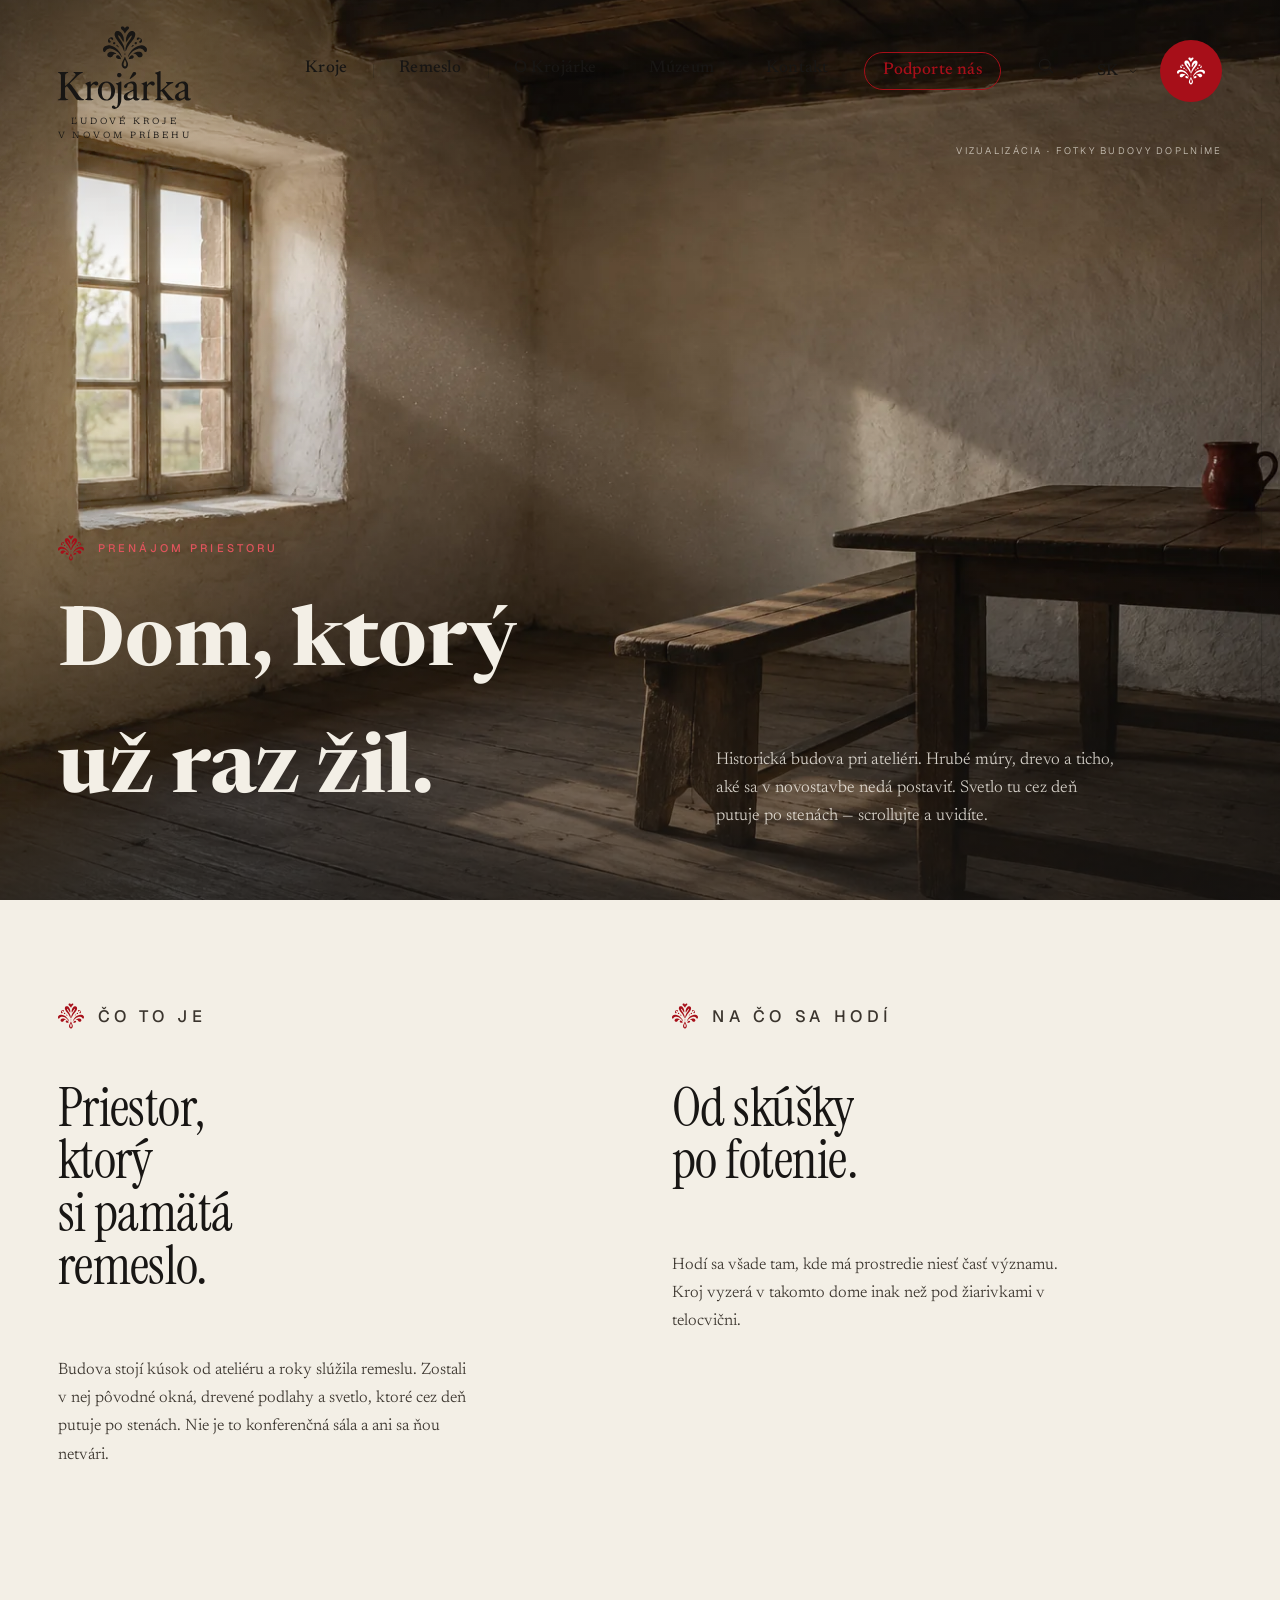
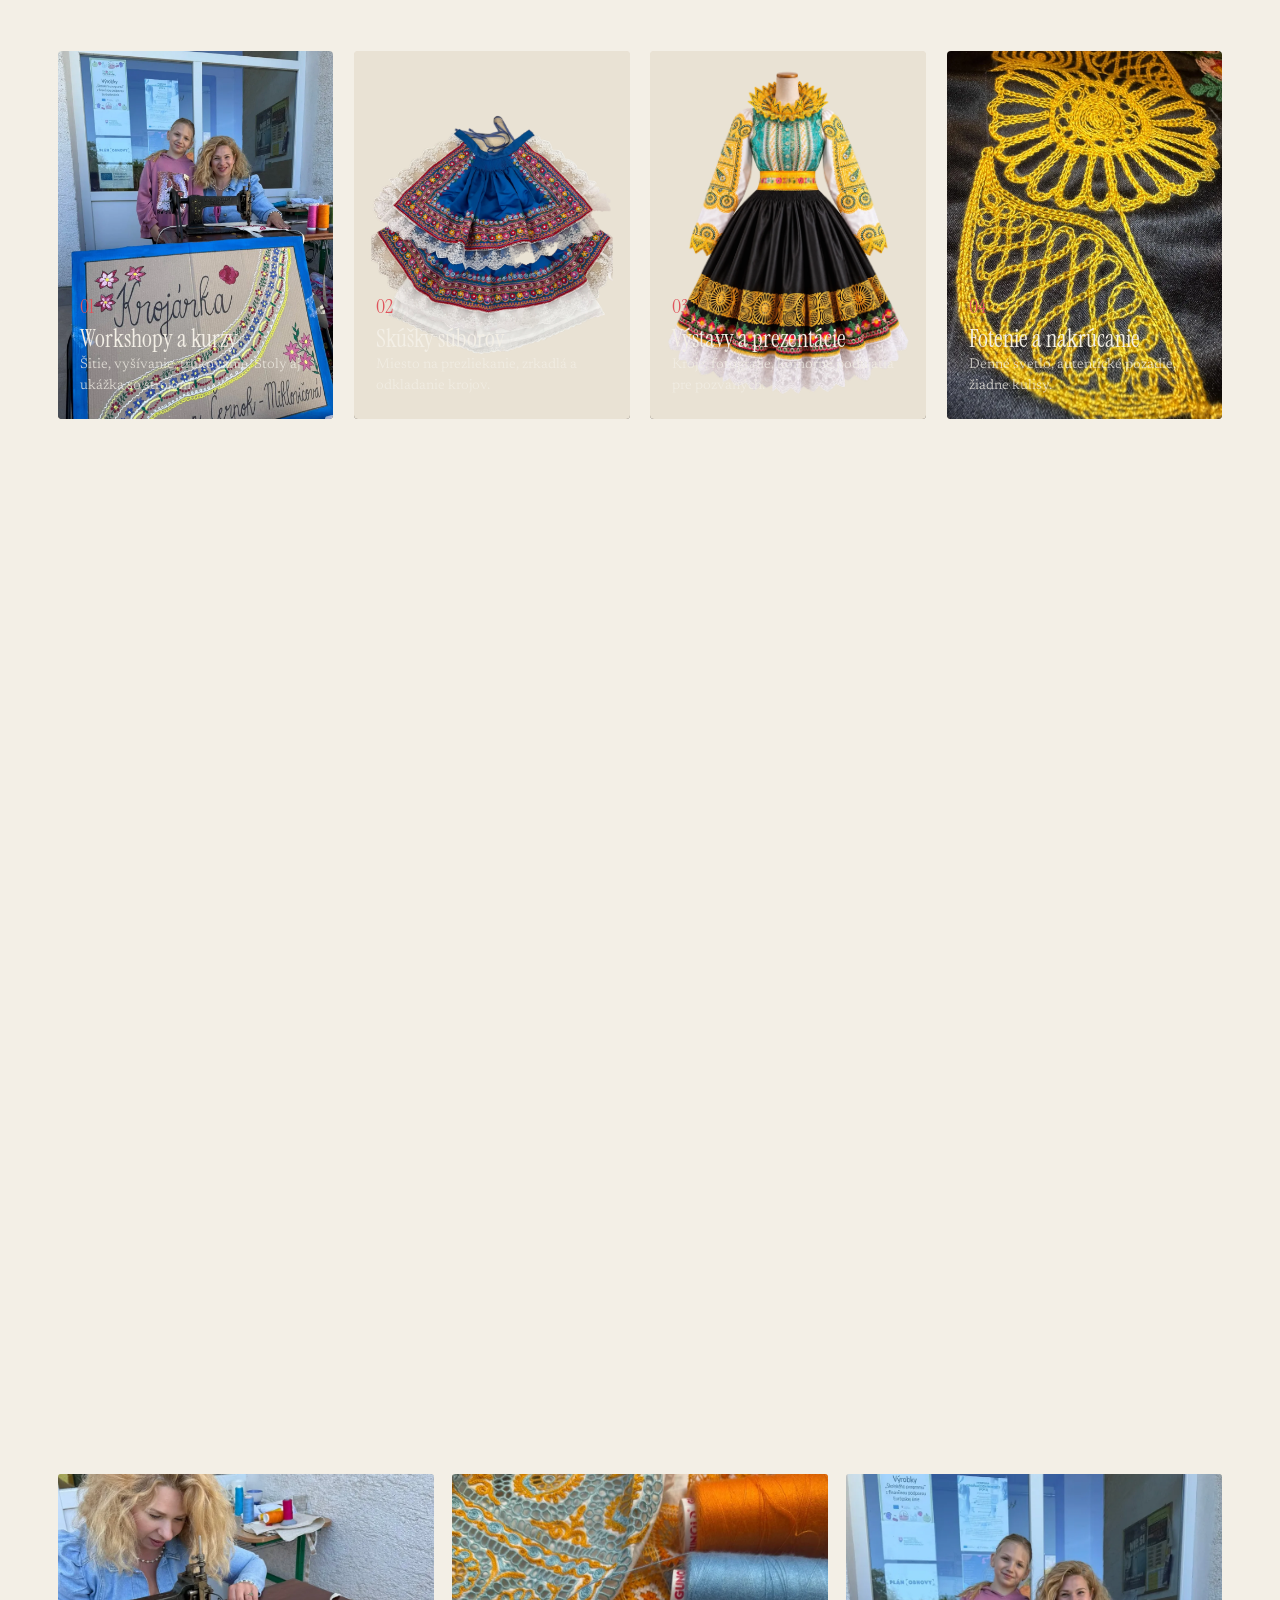
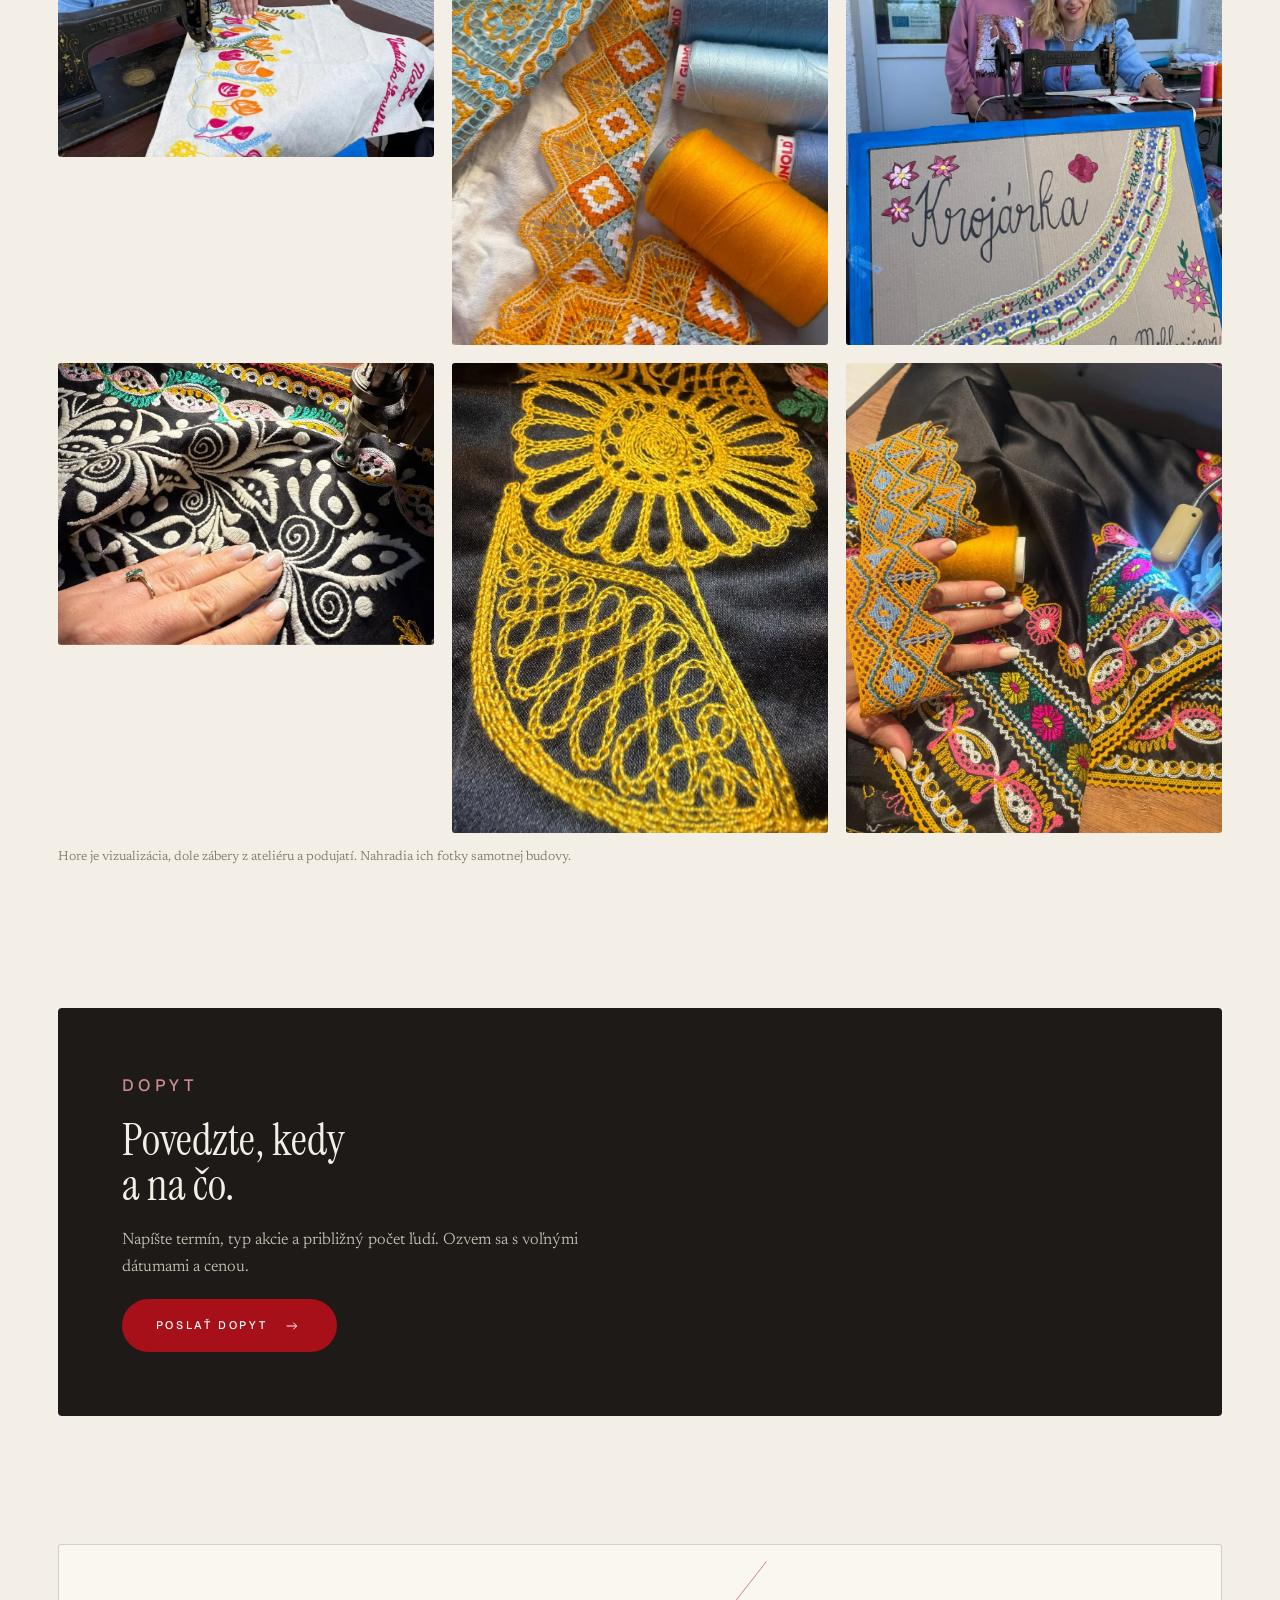
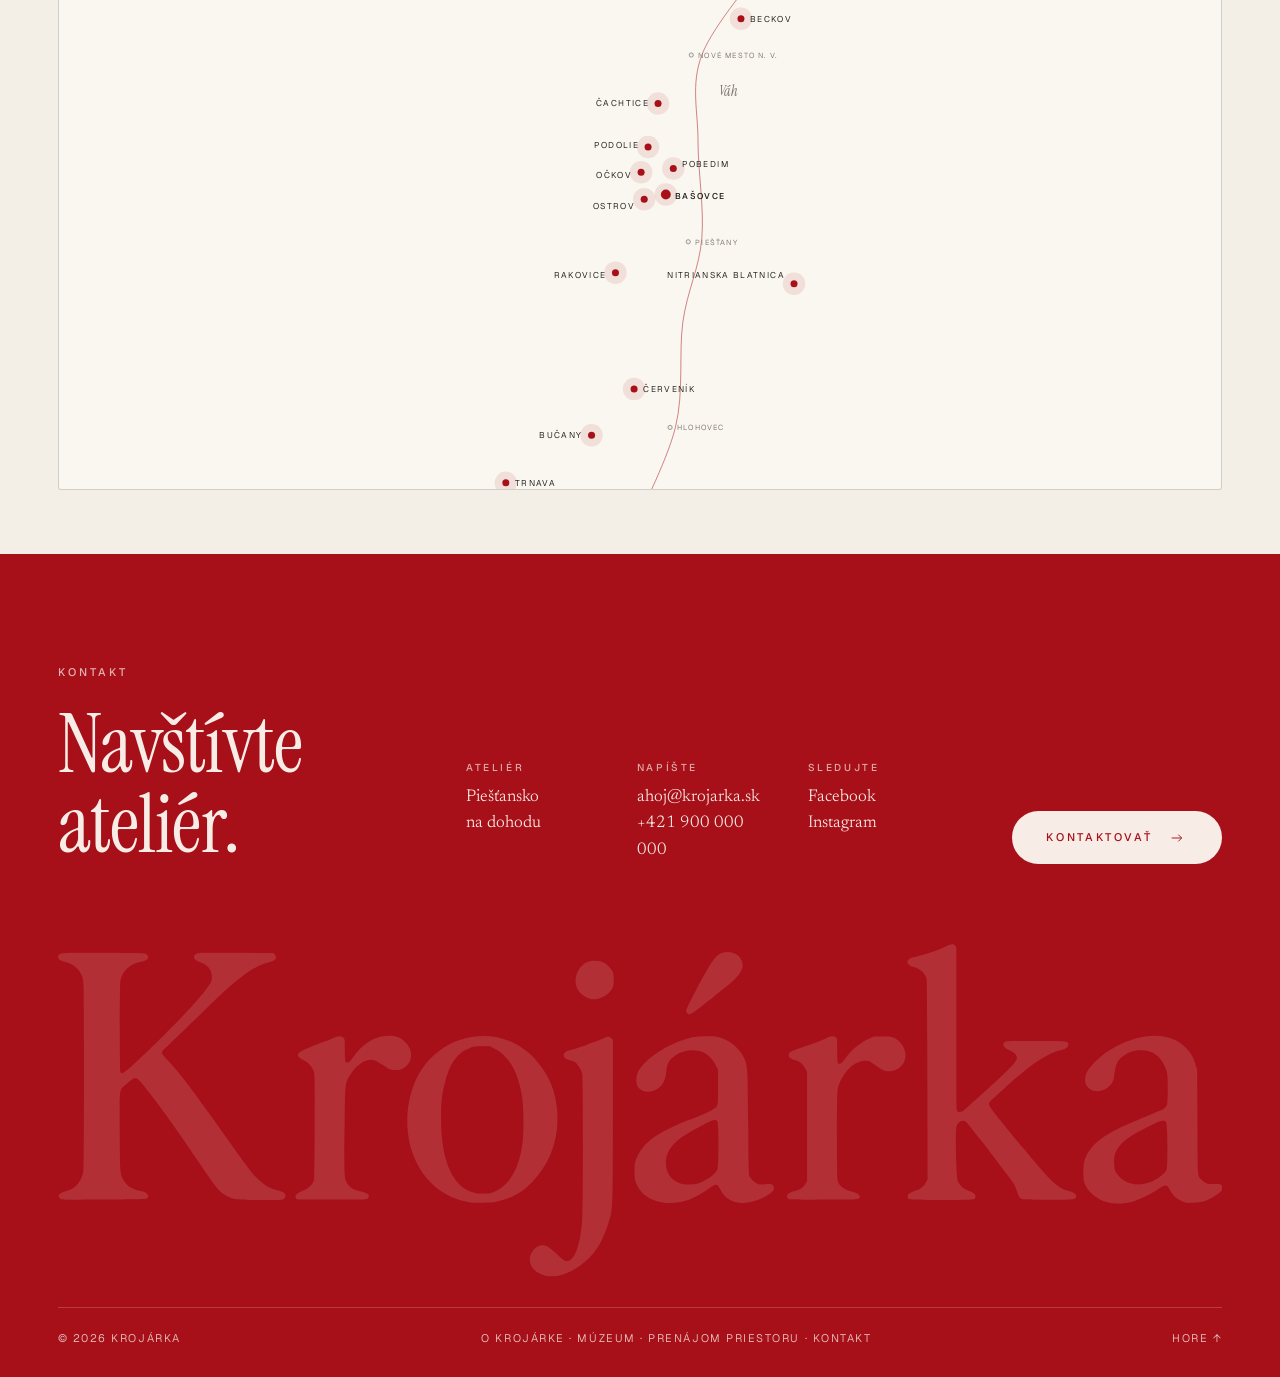
<file: priestor.html>
<!doctype html>
<html lang="sk">
<head>
<script>/*farba*/(function(){var d=document.documentElement,q=location.search;try{if(/[?&]farba=modra/.test(q))localStorage.setItem("farba","modra");if(/[?&]farba=orig/.test(q))localStorage.removeItem("farba");if(localStorage.getItem("farba")==="modra")d.classList.add("farba-modra")}catch(e){if(/[?&]farba=modra/.test(q))d.classList.add("farba-modra")}})();</script>
<script>if(/[?&]logo=alt/.test(location.search)||localStorage.getItem("logo")==="alt"){document.documentElement.classList.add("logo-alt");localStorage.setItem("logo","alt")}if(/[?&]logo=sig/.test(location.search)||localStorage.getItem("logo")==="sig"){document.documentElement.classList.remove("logo-alt");document.documentElement.classList.add("logo-sig");localStorage.setItem("logo","sig")}if(/[?&]logo=orig/.test(location.search)){localStorage.removeItem("logo");document.documentElement.classList.remove("logo-alt");document.documentElement.classList.remove("logo-sig")}</script>
<meta charset="utf-8">
<meta name="viewport" content="width=device-width, initial-scale=1">
<title>Prenájom priestoru — Krojárka</title>
<meta name="description" content="Prenájom historickej budovy pri ateliéri Krojárky. Workshopy, skúšky folklórnych súborov, výstavy, fotenie a menšie podujatia na Piešťansku.">
<link rel="icon" href="logo/favicon.svg" type="image/svg+xml">
<link rel="apple-touch-icon" href="logo/favicon.svg">
<link rel="preconnect" href="https://fonts.googleapis.com">
<link rel="preconnect" href="https://fonts.gstatic.com" crossorigin>
<link href="https://fonts.googleapis.com/css2?family=Instrument+Serif:ital@0;1&family=Newsreader:ital,opsz,wght@0,6..72,300..500;1,6..72,300..400&family=Geist:wght@400;500&display=swap" rel="stylesheet">
<link rel="preload" as="image" href="img/gen/dom-interier.webp">
<link rel="stylesheet" href="styles.css?v=38">
<link rel="stylesheet" href="motion.css?v=2">
<link rel="stylesheet" href="podstranky.css?v=2">
</head>
<body>

<svg width="0" height="0" style="position:absolute" aria-hidden="true">
  <defs>
    <!-- ornament: osemlistý „kvet" z výšivky -->
    <symbol id="orn" viewBox="0 0 124.88 120.88"><path fill="currentColor" d="M60.78 120.49C59.21 119.92 57.97 119.11 56.62 117.76C55.14 116.28 54.40 115.11 53.72 113.17L53.20 111.69L53.15 109.29C53.09 106.53 53.20 105.76 54.00 103.45C54.69 101.45 55.23 100.32 56.90 97.44C59.20 93.45 60.77 90.08 61.18 88.23C61.47 86.97 61.73 86.45 62.13 86.40C62.63 86.34 62.86 86.73 63.25 88.21C63.89 90.71 65.22 93.73 67.34 97.50C69.68 101.68 70.76 104.61 71.06 107.62C71.33 110.29 70.30 114.06 68.70 116.29C67.50 117.97 65.18 119.83 63.44 120.52C62.34 120.95 62.06 120.95 60.78 120.49ZM63.10 114.07C63.54 113.84 64.64 112.70 65.03 112.06C66.91 109.01 66.46 104.04 63.81 98.75C63.59 98.30 63.31 97.61 63.20 97.21C62.71 95.50 61.71 95.58 61.16 97.38C61.02 97.82 60.56 98.94 60.13 99.87C58.81 102.78 58.25 105.09 58.25 107.67C58.25 110.04 58.73 111.51 59.94 112.85C61.08 114.12 62.19 114.55 63.10 114.07ZM48.95 93.43C48.61 93.33 47.37 93.17 46.20 93.06C42.92 92.75 41.67 92.44 40.19 91.59C36.84 89.65 36.07 86.52 38.32 84.01C39.18 83.06 40.01 82.71 41.60 82.65C43.20 82.58 44.20 82.87 45.61 83.79C47.24 84.85 49.00 86.93 49.75 88.69C50.09 89.49 51.00 92.48 51.00 92.82C51.00 93.59 50.30 93.80 48.95 93.43ZM73.47 93.36C73.16 93.18 73.19 92.55 73.58 91.27C74.77 87.35 77.22 84.33 80.19 83.11C82.90 82.01 85.87 83.01 86.94 85.40C87.93 87.60 86.71 90.21 84.05 91.59C82.85 92.21 82.85 92.21 80.12 92.43C78.02 92.61 76.16 92.92 74.83 93.31C74.10 93.53 73.77 93.54 73.47 93.36ZM18.55 88.38C15.82 87.98 13.22 85.78 12.56 83.31C11.94 81.01 12.28 78.56 13.49 76.72C15.54 73.59 19.54 71.98 24.31 72.39C26.06 72.53 29.22 73.26 30.50 73.81C31.14 74.09 31.73 74.34 33.89 75.25C34.76 75.62 36.75 76.80 37.37 77.33C37.77 77.67 37.89 78.27 37.59 78.46C37.51 78.52 36.85 78.57 36.12 78.57C35.00 78.58 34.64 78.64 33.62 78.97C31.10 79.81 29.53 81.08 27.73 83.72C26.19 85.98 25.30 86.84 23.69 87.63C22.05 88.43 20.49 88.66 18.55 88.38ZM103.13 88.35C102.27 88.23 100.78 87.69 99.89 87.17C98.95 86.61 97.59 85.20 96.37 83.49C94.32 80.61 93.63 80.01 91.23 78.99C89.98 78.47 89.89 78.45 88.56 78.43C86.66 78.41 86.33 78.26 86.65 77.56C87.19 76.37 94.77 73.07 98.25 72.50C99.65 72.27 102.23 72.21 103.67 72.37C109.57 73.01 113.57 77.98 112.10 82.83C111.22 85.76 108.90 87.78 105.83 88.31C104.61 88.52 104.32 88.52 103.13 88.35ZM52.60 87.51C52.42 87.37 51.89 86.59 51.43 85.78C49.10 81.74 45.38 77.04 42.27 74.19C37.75 70.05 34.55 67.90 29.81 65.83C28.52 65.26 25.64 64.41 23.56 63.98C21.76 63.60 21.37 63.56 19.56 63.57C17.72 63.58 17.44 63.62 16.07 63.98C14.03 64.53 12.54 65.22 11.17 66.26C9.66 67.40 8.89 68.26 7.55 70.25C6.09 72.44 5.35 73.05 4.00 73.21C2.54 73.38 1.02 71.88 0.37 69.62C-0.32 67.22 -0.03 64.04 1.11 61.69C3.17 57.42 7.45 54.90 13.41 54.46C19.33 54.03 25.55 55.66 31.81 59.28C35.49 61.40 37.04 62.51 39.54 64.80C42.23 67.26 46.35 72.11 48.38 75.21C50.58 78.56 53.77 86.91 53.11 87.57C52.94 87.74 52.88 87.73 52.60 87.51ZM71.29 86.93C71.16 86.59 71.34 84.98 71.60 84.19C71.84 83.47 72.48 81.93 73.41 79.81C76.27 73.35 83.47 65.02 89.81 60.86C94.76 57.62 101.22 55.09 106.12 54.48C107.65 54.29 111.65 54.29 112.93 54.48C117.81 55.21 121.95 57.98 123.69 61.69C124.53 63.46 124.80 64.65 124.79 66.50C124.76 70.50 122.96 73.38 120.47 73.38C119.09 73.38 118.32 72.69 116.81 70.17C114.79 66.78 112.24 64.99 108.06 63.99C106.42 63.60 106.18 63.57 104.06 63.57C101.91 63.57 101.73 63.59 99.88 64.03C95.81 64.98 92.35 66.52 88.06 69.30C82.90 72.63 76.08 79.73 73.29 84.67C72.13 86.71 71.49 87.44 71.29 86.93ZM61.63 81.63C61.29 81.29 61.21 80.69 61.28 79.00C61.36 77.03 61.57 76.56 62.37 76.56C63.24 76.56 63.41 76.97 63.39 78.90C63.38 80.56 63.26 81.19 62.87 81.60C62.55 81.94 61.96 81.96 61.63 81.63ZM59.94 71.70C59.75 71.45 59.38 70.62 59.12 69.85C58.53 68.06 57.94 66.57 57.12 64.75C56.77 63.96 56.32 62.94 56.12 62.49C55.68 61.47 54.18 58.67 53.56 57.68C51.75 54.83 47.62 49.24 43.50 44.07C38.53 37.82 37.82 36.81 35.79 33.06C34.69 31.03 34.02 29.37 33.48 27.28C32.98 25.38 32.97 25.25 32.97 23.31C32.96 21.06 33.15 20.11 33.91 18.48C34.99 16.16 36.60 14.80 39.31 13.92C40.68 13.48 40.69 13.47 42.44 13.54C43.93 13.59 44.35 13.66 45.33 13.98C49.68 15.40 52.84 18.61 55.75 24.56C58.53 30.24 59.69 36.05 59.11 41.39C58.94 42.96 58.76 43.51 58.33 43.75C57.82 44.04 57.46 43.75 56.58 42.36C56.16 41.70 55.37 40.47 54.83 39.62C54.29 38.78 53.42 37.29 52.90 36.32C50.36 31.56 48.51 29.07 46.05 27.10C44.58 25.92 43.89 25.72 43.31 26.31C42.27 27.34 44.19 32.22 47.37 36.63C53.08 44.53 54.39 46.55 56.45 50.56C58.53 54.64 59.56 57.31 60.32 60.59C60.77 62.55 60.77 62.58 60.89 66.75C60.99 70.16 60.98 71.04 60.84 71.50C60.63 72.21 60.37 72.27 59.94 71.70ZM64.04 71.05C63.88 70.79 63.81 70.25 63.72 68.46C63.53 64.38 63.88 61.53 64.95 58.56C67.92 50.34 69.61 47.26 75.06 40.12C78.25 35.96 81.06 30.86 81.56 28.34C81.96 26.28 81.01 25.56 79.42 26.74C76.50 28.93 73.50 32.93 70.29 38.93C69.77 39.89 69.07 41.06 68.74 41.51C68.41 41.96 67.95 42.66 67.72 43.07C67.21 43.98 66.80 44.18 66.28 43.79C65.66 43.33 65.35 41.42 65.36 37.99C65.36 35.56 65.53 34.18 66.12 31.69C68.55 21.41 74.46 14.32 81.31 13.49C85.22 13.01 88.91 14.77 90.50 17.88C91.85 20.53 91.98 23.51 90.93 27.56C89.85 31.68 87.63 35.60 83.05 41.44C74.01 52.96 71.57 56.49 68.90 61.91C67.25 65.24 66.61 66.74 65.80 69.06C65.04 71.28 64.55 71.83 64.04 71.05ZM44.37 59.89C44.06 59.69 43.33 59.12 42.75 58.62C42.17 58.13 41.46 57.62 41.19 57.50C38.81 56.43 38.24 56.12 38.00 55.73C37.47 54.85 37.85 53.62 38.82 53.11C39.30 52.85 39.40 52.84 39.87 52.98C40.54 53.19 41.25 53.92 41.96 55.16C42.37 55.85 42.81 56.39 43.52 57.03C45.04 58.41 45.79 59.66 45.35 60.10C45.13 60.32 44.98 60.29 44.37 59.89ZM80.33 59.29C80.29 59.25 80.25 59.12 80.25 59.00C80.25 58.79 82.57 55.11 83.24 54.27C84.36 52.85 85.86 52.60 86.85 53.66C87.99 54.88 86.73 56.71 84.38 57.25C83.62 57.42 82.69 57.90 81.93 58.51C81.51 58.84 80.61 59.38 80.46 59.38C80.44 59.38 80.38 59.34 80.33 59.29ZM30.12 51.18C29.06 50.72 28.25 49.46 28.25 48.25C28.25 46.95 29.12 45.60 30.20 45.25C30.82 45.04 32.45 45.15 32.98 45.43C33.59 45.74 34.48 46.68 34.76 47.29C35.40 48.70 34.72 50.50 33.31 51.14C32.67 51.44 30.77 51.46 30.12 51.18ZM91.40 51.12C90.76 50.79 90.05 49.91 89.86 49.21C89.40 47.48 91.02 45.36 92.95 45.16C95.27 44.92 97.04 47.21 96.10 49.22C95.79 49.87 94.94 50.77 94.33 51.09C93.67 51.43 92.05 51.45 91.40 51.12ZM104.69 47.23C103.75 46.88 102.75 45.96 102.41 45.14C102.02 44.21 102.58 43.33 104.36 42.08C105.47 41.30 106.31 40.43 106.59 39.77C106.89 39.05 106.97 36.17 106.70 35.65C106.23 34.74 104.93 34.57 103.57 35.24C102.92 35.56 102.50 35.92 101.49 36.99C99.37 39.27 98.21 39.58 96.91 38.23C94.99 36.22 96.20 32.98 99.24 32.00C101.46 31.29 103.68 32.03 106.87 34.54C109.54 36.64 110.71 38.88 110.60 41.72C110.56 43.00 110.53 43.12 110.03 44.14C109.08 46.10 107.60 47.26 105.95 47.33C105.46 47.35 104.89 47.31 104.69 47.23ZM17.80 47.14C16.65 46.84 15.22 45.63 14.74 44.55C13.30 41.34 14.57 36.77 17.57 34.34C19.01 33.17 21.82 31.92 23.50 31.69C25.32 31.45 27.71 32.81 28.57 34.57C29.38 36.23 29.00 38.28 27.74 38.99C26.68 39.59 26.11 39.31 23.81 37.05C21.86 35.13 21.11 34.66 20.28 34.81C18.77 35.09 18.08 36.32 18.37 38.20C18.58 39.54 18.96 40.14 20.61 41.83C22.67 43.92 22.80 44.47 21.57 45.84C20.57 46.95 19.07 47.47 17.80 47.14ZM61.72 20.16C61.62 20.04 61.33 19.52 61.09 19.00C59.90 16.52 58.19 14.34 54.78 10.98C52.03 8.28 51.29 7.30 50.93 5.88C50.47 4.07 50.91 2.29 52.10 1.24C53.10 0.35 53.59 0.19 55.26 0.19L56.72 0.19L57.80 0.74C59.53 1.62 60.50 2.75 61.54 5.16C61.88 5.93 62.61 5.96 62.93 5.22C63.63 3.61 63.91 3.10 64.49 2.41C66.82 -0.37 70.66 -0.83 72.73 1.44C73.47 2.25 73.75 2.99 73.75 4.12C73.75 6.19 73.29 6.94 69.81 10.50C66.21 14.20 64.11 16.98 63.17 19.32C62.76 20.35 62.18 20.69 61.72 20.16Z"/></symbol>
    <symbol id="wordmark" viewBox="0 0 235.50 67.25"><path fill="currentColor" d="M98.38 67.02C96.37 66.35 95.38 65.25 95.38 63.72C95.38 62.44 96.58 61.05 97.79 60.91C98.58 60.82 99.41 61.29 100.81 62.63C102.18 63.94 102.45 64.12 102.95 64.12C104.49 64.12 105.77 60.36 106.00 55.14C106.17 51.42 106.16 27.05 105.99 26.26C105.82 25.48 105.01 24.20 104.48 23.88C104.26 23.75 103.79 23.57 103.45 23.50C101.82 23.15 101.83 21.83 103.46 21.50C104.26 21.33 106.79 20.49 107.32 20.22C107.53 20.11 108.09 19.89 108.57 19.74C109.05 19.59 109.78 19.30 110.19 19.10C111.10 18.67 111.38 18.66 111.84 19.05L112.19 19.35L112.18 36.02C112.16 54.49 112.20 53.58 111.31 56.38C109.77 61.22 107.89 63.75 104.25 65.88C102.23 67.07 99.87 67.52 98.38 67.02ZM212.31 52.26C209.98 51.63 208.17 50.14 207.53 48.31C207.23 47.44 207.22 44.71 207.52 43.81C208.64 40.50 211.42 38.36 218.19 35.62C218.67 35.43 219.68 35.00 220.44 34.69C221.19 34.37 222.18 33.96 222.62 33.78C223.60 33.40 224.09 32.98 224.24 32.38C224.40 31.75 224.41 26.95 224.25 26.13C224.03 24.99 223.23 23.50 222.45 22.78C221.56 21.97 220.85 21.63 219.79 21.52C217.85 21.32 216.32 21.77 215.04 22.92C214.09 23.78 213.87 24.34 213.51 26.78C213.37 27.80 213.04 28.36 212.23 29.01C210.84 30.10 209.02 30.02 208.07 28.83C207.52 28.14 207.51 26.91 208.06 25.81C208.53 24.88 210.42 22.94 211.75 22.04C218.00 17.80 224.63 17.39 228.09 21.04C229.09 22.10 229.49 22.80 229.96 24.32L230.31 25.44L230.37 36.00C230.44 47.70 230.38 46.87 231.27 47.70C232.04 48.43 232.43 48.56 233.74 48.53C235.10 48.49 235.50 48.65 235.50 49.23C235.50 49.75 235.19 50.08 234.00 50.87C232.29 51.99 231.27 52.31 229.43 52.31C227.94 52.31 227.92 52.31 226.97 51.84C225.93 51.33 225.31 50.72 224.80 49.72C224.20 48.55 223.93 48.55 222.31 49.66C220.98 50.57 219.09 51.50 217.56 52.00C215.92 52.53 213.71 52.64 212.31 52.26ZM83.12 52.20C78.26 51.34 74.49 48.42 72.31 43.81C69.41 37.66 70.30 29.22 74.39 24.18C78.89 18.63 86.67 17.00 92.73 20.33C96.13 22.20 99.10 25.93 100.18 29.69C102.13 36.49 100.49 43.46 95.84 48.16C93.90 50.12 92.33 51.06 89.71 51.83C88.27 52.26 88.07 52.29 86.12 52.32C84.81 52.35 83.72 52.30 83.12 52.20ZM121.50 52.12C119.17 51.48 117.77 50.38 116.99 48.56C116.58 47.59 116.56 47.51 116.57 45.94C116.57 44.39 116.59 44.27 116.98 43.31C118.14 40.52 120.40 38.65 125.19 36.53C125.88 36.23 126.80 35.85 127.25 35.68C130.52 34.49 132.75 33.42 133.18 32.83C133.43 32.50 133.44 32.32 133.44 28.96L133.44 25.43L133.01 24.56C132.47 23.46 131.39 22.36 130.42 21.91C128.87 21.20 126.54 21.41 125.03 22.39C123.55 23.36 123.15 24.02 122.98 25.80C122.84 27.28 122.52 28.10 121.80 28.80C120.37 30.19 118.15 30.25 117.25 28.92C116.84 28.30 116.82 26.87 117.21 26.00C118.46 23.26 123.59 19.91 128.06 18.92C129.26 18.65 132.11 18.55 133.18 18.74C135.37 19.12 137.59 20.80 138.57 22.81C139.48 24.67 139.46 24.51 139.55 36.14C139.59 43.10 139.66 46.58 139.75 46.83C139.94 47.31 140.70 48.09 141.31 48.40C141.75 48.63 141.94 48.65 143.02 48.57C144.14 48.50 144.26 48.51 144.49 48.74C145.19 49.44 144.60 50.27 142.73 51.22C138.87 53.19 135.29 52.58 133.94 49.71C133.31 48.39 133.04 48.35 131.69 49.36C130.45 50.30 128.51 51.36 127.06 51.88C125.56 52.43 123.03 52.53 121.50 52.12ZM0.64 51.59C-0.23 51.15 0.04 50.44 1.19 50.08C2.68 49.63 3.00 49.47 3.62 48.92C4.39 48.23 4.94 47.13 5.13 45.95C5.28 44.95 5.30 10.57 5.15 8.25C5.06 6.95 5.01 6.74 4.62 6.01C3.97 4.79 2.91 4.02 1.31 3.61C0.10 3.30 -0.33 2.71 0.24 2.13C0.63 1.74 1.22 1.72 9.56 1.78C17.26 1.84 17.53 1.85 17.85 2.09C18.66 2.69 18.17 3.37 16.76 3.61C14.69 3.95 12.98 5.50 12.63 7.35C12.44 8.34 12.44 25.72 12.63 25.94C13.00 26.38 13.33 26.16 16.27 23.41C22.80 17.33 28.44 11.40 30.43 8.51C30.99 7.70 31.06 7.52 31.10 6.81C31.19 5.37 30.28 4.15 28.76 3.69C27.45 3.29 27.07 2.44 28.00 1.96C28.41 1.75 28.89 1.74 35.99 1.79L43.55 1.84L43.84 2.18C44.40 2.84 43.97 3.40 42.69 3.68C39.79 4.33 36.42 6.75 30.87 12.18C29.19 13.84 26.51 16.43 24.94 17.94C23.36 19.45 21.83 20.92 21.53 21.20C20.76 21.95 20.80 22.08 22.29 23.61C23.66 25.03 25.56 27.40 27.77 30.44C28.52 31.47 29.74 33.16 30.50 34.19C31.25 35.22 32.78 37.36 33.89 38.94C37.03 43.38 38.69 45.64 39.51 46.58C41.04 48.31 42.58 49.37 44.12 49.76C44.64 49.89 45.22 50.06 45.41 50.14C46.06 50.41 46.19 51.08 45.67 51.49C45.35 51.74 45.20 51.75 41.20 51.75C36.24 51.74 35.55 51.67 34.35 51.04C32.60 50.12 32.15 49.59 28.44 44.06C23.94 37.36 20.80 33.00 17.24 28.50C15.81 26.70 15.65 26.69 13.83 28.31C12.32 29.65 12.45 28.73 12.48 37.61C12.51 45.75 12.55 46.35 13.10 47.48C13.78 48.88 14.92 49.63 16.90 50.00C18.02 50.22 18.58 50.92 18.02 51.42C17.82 51.60 16.93 51.63 9.37 51.68C2.84 51.73 0.87 51.71 0.64 51.59ZM48.18 51.49C47.70 50.96 48.12 50.44 49.49 49.89C50.77 49.37 51.54 48.57 51.79 47.50C51.83 47.33 51.87 42.49 51.89 36.75C51.92 26.67 51.92 26.29 51.68 25.64C51.35 24.72 50.61 23.91 49.75 23.53C47.96 22.74 48.06 22.07 50.12 21.21C51.72 20.53 54.10 19.62 54.25 19.62C54.32 19.63 54.84 19.40 55.41 19.13C56.63 18.53 57.24 18.47 57.69 18.93C58.00 19.23 58.00 19.27 58.00 21.41C58.00 23.82 58.07 24.10 58.66 23.95C58.88 23.90 59.17 23.61 59.52 23.09C61.72 19.80 64.87 18.11 67.84 18.62C70.91 19.14 72.50 22.61 70.56 24.55C69.81 25.29 69.13 25.54 68.01 25.48C67.17 25.43 67.09 25.40 65.87 24.57C65.17 24.10 64.37 23.63 64.08 23.53C62.59 23.02 60.61 24.12 59.24 26.22C58.04 28.05 58.10 27.67 57.97 35.12C57.82 44.78 57.86 47.15 58.23 47.94C58.78 49.15 59.45 49.63 61.13 50.01C62.69 50.37 63.23 50.89 62.62 51.44C62.38 51.66 61.97 51.67 55.36 51.68C49.13 51.69 48.34 51.67 48.18 51.49ZM147.85 51.60C147.48 51.47 147.31 51.14 147.44 50.75C147.54 50.42 148.24 50.07 149.15 49.88C150.06 49.69 150.59 49.33 151.06 48.57L151.44 47.96L151.44 36.88L151.44 25.81L151.17 25.31C150.59 24.24 150.05 23.77 149.08 23.48C148.02 23.17 147.75 22.96 147.75 22.48C147.75 21.84 147.89 21.76 151.38 20.58C153.40 19.90 154.72 19.38 155.38 19.01C156.19 18.56 156.88 18.51 157.25 18.88C157.55 19.17 157.53 19.01 157.55 21.80C157.56 23.75 157.59 24.05 157.77 24.17C158.12 24.39 158.60 24.03 159.25 23.06C160.30 21.52 161.96 20.11 163.81 19.23L164.94 18.69L166.69 18.69C168.25 18.69 168.50 18.72 169.01 18.97C171.31 20.10 172.09 22.87 170.58 24.58C169.91 25.35 169.04 25.75 168.06 25.75C167.18 25.75 166.82 25.58 165.12 24.41C164.02 23.65 163.96 23.62 163.20 23.62C162.33 23.62 161.12 24.13 160.24 24.86C159.20 25.73 157.89 27.93 157.64 29.25C157.42 30.38 157.42 47.17 157.63 47.88C157.91 48.79 158.77 49.55 159.89 49.87C161.58 50.35 161.81 50.45 162.00 50.79C162.17 51.09 162.17 51.14 161.93 51.38C161.67 51.63 161.56 51.64 154.93 51.68C151.03 51.70 148.05 51.67 147.85 51.60ZM172.16 51.60C172.01 51.52 171.85 51.36 171.81 51.24C171.64 50.71 172.20 50.28 173.61 49.81C174.37 49.57 175.08 48.93 175.53 48.10L175.81 47.56L175.77 27.50C175.74 13.80 175.69 7.30 175.60 7.00C175.26 5.88 174.29 4.99 173.04 4.67C172.27 4.47 171.75 4.10 171.75 3.74C171.75 3.11 172.14 2.85 173.48 2.57C173.96 2.47 174.56 2.30 174.83 2.19C175.10 2.09 175.79 1.87 176.38 1.70C176.96 1.53 178.08 1.10 178.88 0.74C180.70 -0.08 181.00 -0.13 181.36 0.32L181.62 0.66L181.62 17.13C181.62 31.94 181.64 33.63 181.82 33.80C182.19 34.17 182.90 33.96 183.50 33.31C183.67 33.12 184.80 32.11 186.00 31.07C189.12 28.36 192.62 25.02 193.30 24.12C193.67 23.62 193.88 23.22 193.88 22.99C193.88 22.44 193.23 21.80 192.36 21.48C191.20 21.06 190.76 20.25 191.44 19.80C191.73 19.61 192.36 19.59 197.68 19.59C204.24 19.58 204.25 19.58 204.25 20.36C204.25 20.91 203.81 21.20 202.48 21.55C199.75 22.26 196.67 24.35 191.48 29.05C190.43 30.00 189.27 31.05 188.91 31.37C187.85 32.31 187.88 32.39 190.09 35.13C191.11 36.38 192.08 37.59 192.25 37.80C192.76 38.45 194.92 41.03 197.06 43.56C200.90 48.10 202.26 49.32 204.04 49.84C204.60 50.00 205.22 50.23 205.43 50.35C205.90 50.63 205.99 51.11 205.64 51.43C205.41 51.64 205.01 51.66 200.47 51.69C197.77 51.71 195.36 51.68 195.11 51.61C194.49 51.46 194.30 51.20 193.86 49.93C193.65 49.32 193.38 48.68 193.27 48.51C192.88 47.88 187.04 40.20 186.19 39.19C185.91 38.84 185.23 37.99 184.70 37.28C184.16 36.57 183.62 35.94 183.50 35.87C182.81 35.51 182.03 35.91 181.68 36.80C181.35 37.69 181.58 47.17 181.96 48.02C182.34 48.85 183.07 49.53 183.95 49.86C185.15 50.31 185.50 50.56 185.50 50.99C185.50 51.76 185.60 51.75 178.69 51.74C174.50 51.74 172.35 51.69 172.16 51.60ZM88.52 49.92C91.49 48.51 93.35 45.06 93.96 39.88C94.20 37.76 94.13 32.73 93.82 30.81C93.02 25.81 91.18 22.62 88.29 21.17L87.31 20.69L85.69 20.69C84.19 20.70 83.99 20.72 83.19 21.06C81.95 21.56 81.53 21.86 80.64 22.83C79.58 23.99 78.92 25.39 78.27 27.88C77.59 30.46 77.46 31.64 77.45 35.19C77.44 41.78 78.80 46.45 81.41 48.82C82.18 49.51 82.55 49.73 83.81 50.21C84.47 50.46 84.75 50.50 86.00 50.46C87.39 50.43 87.47 50.41 88.52 49.92ZM129.19 48.49C130.81 48.04 132.92 46.57 133.29 45.64C133.60 44.88 133.61 36.33 133.31 35.90C132.88 35.30 132.45 35.46 128.38 37.68C124.76 39.66 123.03 41.61 122.90 43.86C122.77 46.06 123.83 47.72 125.80 48.40C126.54 48.65 128.41 48.70 129.19 48.49ZM220.89 48.11C222.26 47.58 223.62 46.56 224.10 45.69C224.41 45.14 224.34 36.31 224.03 35.97C223.73 35.63 222.96 35.69 222.14 36.11C221.75 36.31 220.62 36.87 219.62 37.35C215.97 39.12 214.09 40.82 213.62 42.77C213.44 43.53 213.52 45.43 213.75 45.88C215.00 48.31 217.97 49.24 220.89 48.11ZM127.28 14.06C126.94 13.82 126.92 13.39 127.24 12.78C130.78 5.80 132.33 3.16 133.34 2.33C135.08 0.93 137.91 1.73 138.36 3.75C138.59 4.78 138.22 5.64 136.96 6.97C136.30 7.67 135.94 7.97 132.56 10.64C129.09 13.39 128.29 13.99 127.94 14.12C127.53 14.28 127.61 14.29 127.28 14.06ZM107.56 11.08C105.57 10.42 104.52 9.00 104.65 7.14C104.76 5.68 105.60 4.35 106.81 3.72C107.51 3.36 108.87 3.28 109.82 3.56C110.74 3.82 111.97 4.99 112.22 5.83C112.41 6.45 112.42 7.89 112.25 8.53C111.78 10.18 109.17 11.61 107.56 11.08Z"/></symbol>
    <symbol id="arrow" viewBox="0 0 24 24"><path d="M4 12h15m-5-5 5 5-5 5" fill="none" stroke="currentColor" stroke-width="1.4"/></symbol>
    <symbol id="chev-l" viewBox="0 0 24 24"><path d="M14.5 6.5 9 12l5.5 5.5" fill="none" stroke="currentColor" stroke-width="1.4"/></symbol>
    <symbol id="chev-r" viewBox="0 0 24 24"><path d="M9.5 6.5 15 12l-5.5 5.5" fill="none" stroke="currentColor" stroke-width="1.4"/></symbol>
  </defs>
</svg>

<header class="site-header" id="top">
  <a class="logo" href="index.html" aria-label="Krojárka — domov">
    <span class="logo-sig-v" data-svg="logo/krojarka-signature-vertical.svg?v=10"></span>
    <span class="logo-sig-img" data-svg="logo/krojarka-signature.svg?v=10"></span>
    <img class="logo-alt-img" src="img/logo-nahradne-kruh.webp?v=3" alt="Krojárka">
    <svg class="logo-orn" viewBox="0 0 124.88 120.88"><use href="#orn"/></svg>
    <svg class="logo-word" viewBox="0 0 235.50 67.25"><use href="#wordmark"/></svg>
    <span class="logo-tag">Ľudové kroje<br>v novom príbehu</span>
  </a>
  <nav class="main-nav" aria-label="Hlavná navigácia">
    <a href="index.html#kroje">Kroje</a>
    <a href="index.html#remeslo">Remeslo</a>
    <a href="o-krojarke.html">O Krojárke</a>
    <a href="podpor-nas.html">Múzeum</a>
    <a href="kontakt.html">Kontakt</a>
    <a class="nav-support" href="podpor-nas.html#podporit">Podporte nás</a>
  </nav>
  <div class="header-tools">
    <button class="icon-btn" aria-label="Hľadať"><svg viewBox="0 0 24 24" width="20" height="20"><circle cx="10.5" cy="10.5" r="6.5" fill="none" stroke="currentColor" stroke-width="1.4"/><path d="m15.5 15.5 5 5" stroke="currentColor" stroke-width="1.4"/></svg></button>
    <span class="tools-sep"></span>
    <button class="lang">SK <svg viewBox="0 0 24 24" width="14" height="14"><path d="m7 10 5 5 5-5" fill="none" stroke="currentColor" stroke-width="1.4"/></svg></button>
    <button class="menu-btn" aria-label="Menu" aria-expanded="false" aria-controls="overlay-nav"><svg><use href="#orn"/></svg></button>
  </div>
</header>

<div class="overlay-nav" id="overlay-nav" aria-hidden="true">
  <nav>
    <a href="index.html#kroje"><small>01</small>Kroje</a>
    <a href="index.html#remeslo"><small>02</small>Remeslo</a>
    <a href="index.html#pribehy"><small>03</small>Príbehy</a>
    <a href="index.html#regiony"><small>04</small>Regióny</a>
    <a href="o-krojarke.html"><small>05</small>O Krojárke</a>
    <a href="podpor-nas.html"><small>06</small>Múzeum</a>
    <a href="priestor.html"><small>07</small>Priestor</a>
    <a href="kontakt.html"><small>08</small>Kontakt</a>
    <a href="podpor-nas.html#podporit"><small>09</small>Podporte nás</a>
  </nav>
  <p class="overlay-foot">SK / EN &nbsp;·&nbsp; Ateliér Piešťansko</p>
</div>

<main>

<!-- TODO pred spustením: doplniť meno budovy, rok, adresu a čísla v sekcii
     „Tvrdé údaje". Všade, kde je dnes „na dohodu", chýba reálny údaj. -->
<section class="sp-hero">
  <img src="img/gen/dom-interier.webp" alt="Vizualizácia interiéru — hrubé biele múry, drevená podlaha, svetlo z okna" fetchpriority="high">
  <div class="sp-light" aria-hidden="true"></div>
  <div class="sp-shade" aria-hidden="true"></div>
  <span class="sp-tag">Vizualizácia · fotky budovy doplníme</span>
  <div class="sp-copy">
    <div>
      <p class="eyebrow"><svg class="orn-s"><use href="#orn"/></svg>Prenájom priestoru</p>
      <h1 data-words>Dom, ktorý<br>už raz žil.</h1>
    </div>
    <p class="lead">Historická budova pri ateliéri. Hrubé múry, drevo a ticho, aké sa v novostavbe nedá postaviť. Svetlo tu cez deň putuje po stenách — scrollujte a uvidíte.</p>
  </div>
</section>

<section class="pg-sec">
  <div class="pg-split">
    <div class="reveal">
      <div class="sec-head">
        <p class="eyebrow"><svg class="orn-s"><use href="#orn"/></svg>Čo to je</p>
        <h2 class="display-m" data-words>Priestor, ktorý<br>si pamätá remeslo.</h2>
      </div>
      <p>Budova stojí kúsok od ateliéru a roky slúžila remeslu. Zostali v nej pôvodné okná, drevené podlahy a svetlo, ktoré cez deň putuje po stenách. Nie je to konferenčná sála a ani sa ňou netvári.</p>
    </div>
    <div class="reveal">
      <div class="sec-head">
        <p class="eyebrow"><svg class="orn-s"><use href="#orn"/></svg>Na čo sa hodí</p>
        <h2 class="display-m" data-words>Od skúšky<br>po fotenie.</h2>
      </div>
      <p>Hodí sa všade tam, kde má prostredie niesť časť významu. Kroj vyzerá v takomto dome inak než pod žiarivkami v telocvični.</p>
    </div>
  </div>
</section>

<section class="pg-sec tight">
  <ul class="sp-uses stagger">
    <li class="reveal"><img src="img/krojarka-skola.webp" alt="" loading="lazy"><span class="n">01</span><h3>Workshopy a kurzy</h3><p>Šitie, vyšívanie, trukovanie. Stoly aj ukážka so strojom.</p></li>
    <li class="reveal"><img src="img/zasterky-pobedim.webp" alt="" loading="lazy" style="object-fit:contain;background:#e9e2d4;padding:8%"><span class="n">02</span><h3>Skúšky súborov</h3><p>Miesto na prezliekanie, zrkadlá a odkladanie krojov.</p></li>
    <li class="reveal"><img src="img/kroj-basovsky-v2.webp" alt="" loading="lazy" style="object-fit:contain;background:#e9e2d4;padding:8%"><span class="n">03</span><h3>Výstavy a prezentácie</h3><p>Kroje, fotografie, komorné podujatia pre pozvaných.</p></li>
    <li class="reveal"><img src="img/trukovka-zlata.webp" alt="" loading="lazy"><span class="n">04</span><h3>Fotenie a nakrúcanie</h3><p>Denné svetlo, autentické pozadie, žiadne kulisy.</p></li>
  </ul>
</section>

<section class="pg-sec tight">
  <div class="sec-head reveal">
    <p class="eyebrow"><svg class="orn-s"><use href="#orn"/></svg>Tvrdé údaje</p>
    <h2 class="display-m" data-words>To, na čo sa<br>pýtate ako prvé.</h2>
  </div>
  <dl class="facts stagger">
    <div class="reveal"><dt>Kapacita</dt><dd class="na">na dohodu</dd></div>
    <div class="reveal"><dt>Počet miestností</dt><dd class="na">na dohodu</dd></div>
    <div class="reveal"><dt>Kúrenie</dt><dd>áno, celoročne</dd></div>
    <div class="reveal"><dt>Kuchynka</dt><dd>áno, bez varenia</dd></div>
    <div class="reveal"><dt>Toalety</dt><dd>áno</dd></div>
    <div class="reveal"><dt>Parkovanie</dt><dd>pri budove</dd></div>
    <div class="reveal"><dt>Bezbariérový prístup</dt><dd class="na">na dohodu</dd></div>
    <div class="reveal"><dt>Wi-Fi</dt><dd>áno</dd></div>
    <div class="reveal"><dt>Stoly a stoličky</dt><dd>v cene</dd></div>
    <div class="reveal"><dt>Ozvučenie</dt><dd class="na">po dohode</dd></div>
    <div class="reveal"><dt>Prenájom</dt><dd>na hodiny aj na celý deň</dd></div>
    <div class="reveal"><dt>Cena</dt><dd>podľa typu akcie, pošlem obratom</dd></div>
  </dl>
</section>

<section class="pg-sec tight">
  <div class="sec-head reveal">
    <p class="eyebrow"><svg class="orn-s"><use href="#orn"/></svg>Priestor v obrazoch</p>
    <h2 class="display-m" data-words>Ako to tam<br>vyzerá.</h2>
  </div>
  <div class="shots reveal">
    <figure data-zoom><img data-par=".05" src="img/krojarka-stroj.webp" alt="Trukovací stroj pri práci" loading="lazy"></figure>
    <figure data-zoom><img src="img/kriezlo-niti.webp" alt="Nite a rozpracované kriezlo" loading="lazy"></figure>
    <figure data-zoom><img src="img/krojarka-skola.webp" alt="Workshop trukovania pre deti" loading="lazy"></figure>
    <figure data-zoom><img src="img/bielocierna-stroj.webp" alt="Ruka vedie zásteru pod ihlou" loading="lazy"></figure>
    <figure data-zoom><img data-par=".05" src="img/trukovka-zlata.webp" alt="Zlatá trukovka na čiernom saténe" loading="lazy"></figure>
    <figure data-zoom><img src="img/ruzove-cipka.webp" alt="Čipka a trukované zástery pri stroji" loading="lazy"></figure>
  </div>
  <p class="hint" style="margin-top:14px;color:var(--muted);font-size:13px">Hore je vizualizácia, dole zábery z ateliéru a podujatí. Nahradia ich fotky samotnej budovy.</p>
</section>

<section class="pg-sec tight">
  <div class="band reveal">
    <p class="eyebrow">Dopyt</p>
    <h2>Povedzte, kedy<br>a na čo.</h2>
    <p>Napíšte termín, typ akcie a približný počet ľudí. Ozvem sa s voľnými dátumami a cenou.</p>
    <a class="btn-red" href="kontakt.html#dopyt">Poslať dopyt <svg><use href="#arrow"/></svg></a>
  </div>
</section>

<section class="pg-sec tight">
  <div class="mapbox km reveal">
    <svg class="kmap" viewBox="0 0 600 740" role="img" aria-label="Mapa Piešťanska s obcami, pre ktoré Krojárka šila">
<path class="km-river" pathLength="1" d="M478.9 -2.0 C463.6 20.1 403.6 88.2 387.4 130.9 C371.3 173.6 382.0 210.7 382.0 254.2 C382.0 297.7 391.0 349.2 387.4 391.9 C383.8 434.6 366.8 465.5 360.5 510.4 C354.2 555.2 362.3 610.2 349.8 660.9 C337.2 711.6 296.0 789.0 285.2 814.6"/>
<text class="km-lbl" x="412" y="190">Váh</text>
<g class="km-ctx"><circle cx="372.4" cy="130.9" r="3"/><text x="382.4" y="134.9">Nové Mesto n. V.</text></g>
<g class="km-ctx"><circle cx="368.1" cy="396.7" r="3"/><text x="378.1" y="400.7">Piešťany</text></g>
<g class="km-ctx"><circle cx="342.2" cy="660.9" r="3"/><text x="352.2" y="664.9">Hlohovec</text></g>
<g class="km-pt" style="--i:0"><circle class="km-halo" cx="325.1" cy="200.1" r="16"/><circle class="km-dot" cx="325.1" cy="200.1" r="5"/><text x="312.1" y="204.1" text-anchor="end">Čachtice</text></g>
<g class="km-pt" style="--i:1"><circle class="km-halo" cx="310.9" cy="262.0" r="16"/><circle class="km-dot" cx="310.9" cy="262.0" r="5"/><text x="297.9" y="264.0" text-anchor="end">Podolie</text></g>
<g class="km-pt" style="--i:2"><circle class="km-halo" cx="346.8" cy="292.4" r="16"/><circle class="km-dot" cx="346.8" cy="292.4" r="5"/><text x="359.8" y="290.4" text-anchor="start">Pobedim</text></g>
<g class="km-pt" style="--i:3"><circle class="km-halo" cx="301.0" cy="297.7" r="16"/><circle class="km-dot" cx="301.0" cy="297.7" r="5"/><text x="288.0" y="305.7" text-anchor="end">Očkov</text></g>
<g class="km-pt km-main" style="--i:4"><circle class="km-halo" cx="336.2" cy="329.4" r="16"/><circle class="km-dot" cx="336.2" cy="329.4" r="7"/><text x="349.2" y="335.4" text-anchor="start">Bašovce</text></g>
<g class="km-pt" style="--i:5"><circle class="km-halo" cx="305.4" cy="336.3" r="16"/><circle class="km-dot" cx="305.4" cy="336.3" r="5"/><text x="292.4" y="350.3" text-anchor="end">Ostrov</text></g>
<g class="km-pt" style="--i:6"><circle class="km-halo" cx="264.5" cy="440.9" r="16"/><circle class="km-dot" cx="264.5" cy="440.9" r="5"/><text x="251.5" y="448.9" text-anchor="end">Rakovice</text></g>
<g class="km-pt" style="--i:7"><circle class="km-halo" cx="230.5" cy="672.1" r="16"/><circle class="km-dot" cx="230.5" cy="672.1" r="5"/><text x="217.5" y="676.1" text-anchor="end">Bučany</text></g>
<g class="km-pt" style="--i:8"><circle class="km-halo" cx="291.0" cy="606.3" r="16"/><circle class="km-dot" cx="291.0" cy="606.3" r="5"/><text x="304.0" y="610.3" text-anchor="start">Červeník</text></g>
<g class="km-pt" style="--i:9"><circle class="km-halo" cx="518.6" cy="456.4" r="16"/><circle class="km-dot" cx="518.6" cy="456.4" r="5"/><text x="505.6" y="448.4" text-anchor="end">Nitrianska Blatnica</text></g>
<g class="km-pt" style="--i:10"><circle class="km-halo" cx="443.1" cy="79.3" r="16"/><circle class="km-dot" cx="443.1" cy="79.3" r="5"/><text x="456.1" y="83.3" text-anchor="start">Beckov</text></g>
<g class="km-pt" style="--i:11"><circle class="km-halo" cx="108.5" cy="739.8" r="16"/><circle class="km-dot" cx="108.5" cy="739.8" r="5"/><text x="121.5" y="743.8" text-anchor="start">Trnava</text></g>
</svg>
  </div>
</section>

</main>

<footer class="site-footer" id="kontakt">
  <div class="ft-top">
    <div>
      <span class="ft-sig" data-svg="logo/krojarka-sig-symbol.svg?v=10"></span>
      <p class="eyebrow">Kontakt</p>
      <h2 class="display-l">Navštívte<br>ateliér.</h2>
    </div>
    <div class="ft-cols">
      <div><h3>Ateliér</h3><p>Piešťansko<br>na dohodu</p></div>
      <div><h3>Napíšte</h3><p><a href="mailto:ahoj@krojarka.sk">ahoj@krojarka.sk</a><br><a href="tel:+421900000000">+421 900 000 000</a></p></div>
      <div><h3>Sledujte</h3><p><a href="https://www.facebook.com/lenka.cernokova" rel="noopener">Facebook</a><br><a href="#">Instagram</a></p></div>
    </div>
    <a class="btn-red" href="mailto:ahoj@krojarka.sk">Kontaktovať <svg><use href="#arrow"/></svg></a>
  </div>
  <svg class="ft-word" viewBox="0 0 235.50 67.25" aria-hidden="true"><use href="#wordmark"/></svg>
  <span class="ft-sig-word" data-svg="logo/krojarka-sig-wordmark.svg?v=10" aria-hidden="true"></span>
  <div class="ft-bottom"><span>© 2026 Krojárka</span><span><a href="o-krojarke.html">O Krojárke</a> · <a href="podpor-nas.html">Múzeum</a> · <a href="priestor.html">Prenájom priestoru</a> · <a href="kontakt.html">Kontakt</a></span><a href="#top">Hore ↑</a></div>
</footer>

<div class="progress-thread" aria-hidden="true"><i id="pt-fill"></i></div>

<script src="podstranky.js?v=3"></script>
<script src="motion.js?v=3"></script>
<script>(function(){var els=document.querySelectorAll("[data-svg]");if(!els.length)return;var cache={};els.forEach(function(e){var u=e.dataset.svg;(cache[u]=cache[u]||fetch(u).then(function(r){return r.text()})).then(function(t){e.innerHTML=t;var s=e.querySelector("svg");if(s){s.removeAttribute("width");s.removeAttribute("height")}})})})();/*inlineSvg*/</script>
<script>/*ornSig*/(function(){if(!document.documentElement.classList.contains("logo-sig"))return;var NS="http://www.w3.org/2000/svg";fetch("logo/orn-sig-paths.txt?v=1").then(function(r){return r.text()}).then(function(p){var d=document.createElementNS(NS,"svg");d.setAttribute("style","position:absolute;width:0;height:0;overflow:hidden");d.setAttribute("aria-hidden","true");d.innerHTML="<symbol id=\"orn-sig\" viewBox=\"-6 56 442 378\">"+p+"</symbol>";document.body.prepend(d);var sw=function(root){(root||document).querySelectorAll("use").forEach(function(u){var h=u.getAttribute("href")||u.getAttribute("xlink:href");if(h==="#orn"){u.setAttribute("href","#orn-sig")}})};sw();new MutationObserver(function(){sw()}).observe(document.body,{childList:true,subtree:true});})})();</script>
<script>/*ornAlt*/(function(){if(!document.documentElement.classList.contains("logo-alt"))return;var NS="http://www.w3.org/2000/svg";fetch("logo/orn-alt-symbol.txt?v=2").then(function(r){return r.text()}).then(function(mk){var d=document.createElementNS(NS,"svg");d.setAttribute("style","position:absolute;width:0;height:0;overflow:hidden");d.setAttribute("aria-hidden","true");d.innerHTML="<defs>"+mk+"</defs><symbol id=\"orn-alt\" viewBox=\"0 0 256 256\"><rect width=\"256\" height=\"256\" fill=\"currentColor\" mask=\"url(#mono-m)\"/></symbol>";document.body.prepend(d);var sw=function(){document.querySelectorAll("use").forEach(function(u){var h=u.getAttribute("href")||u.getAttribute("xlink:href");if(h==="#orn")u.setAttribute("href","#orn-alt")})};sw();new MutationObserver(sw).observe(document.body,{childList:true,subtree:true});})})();</script>
</body>
</html>
</file>
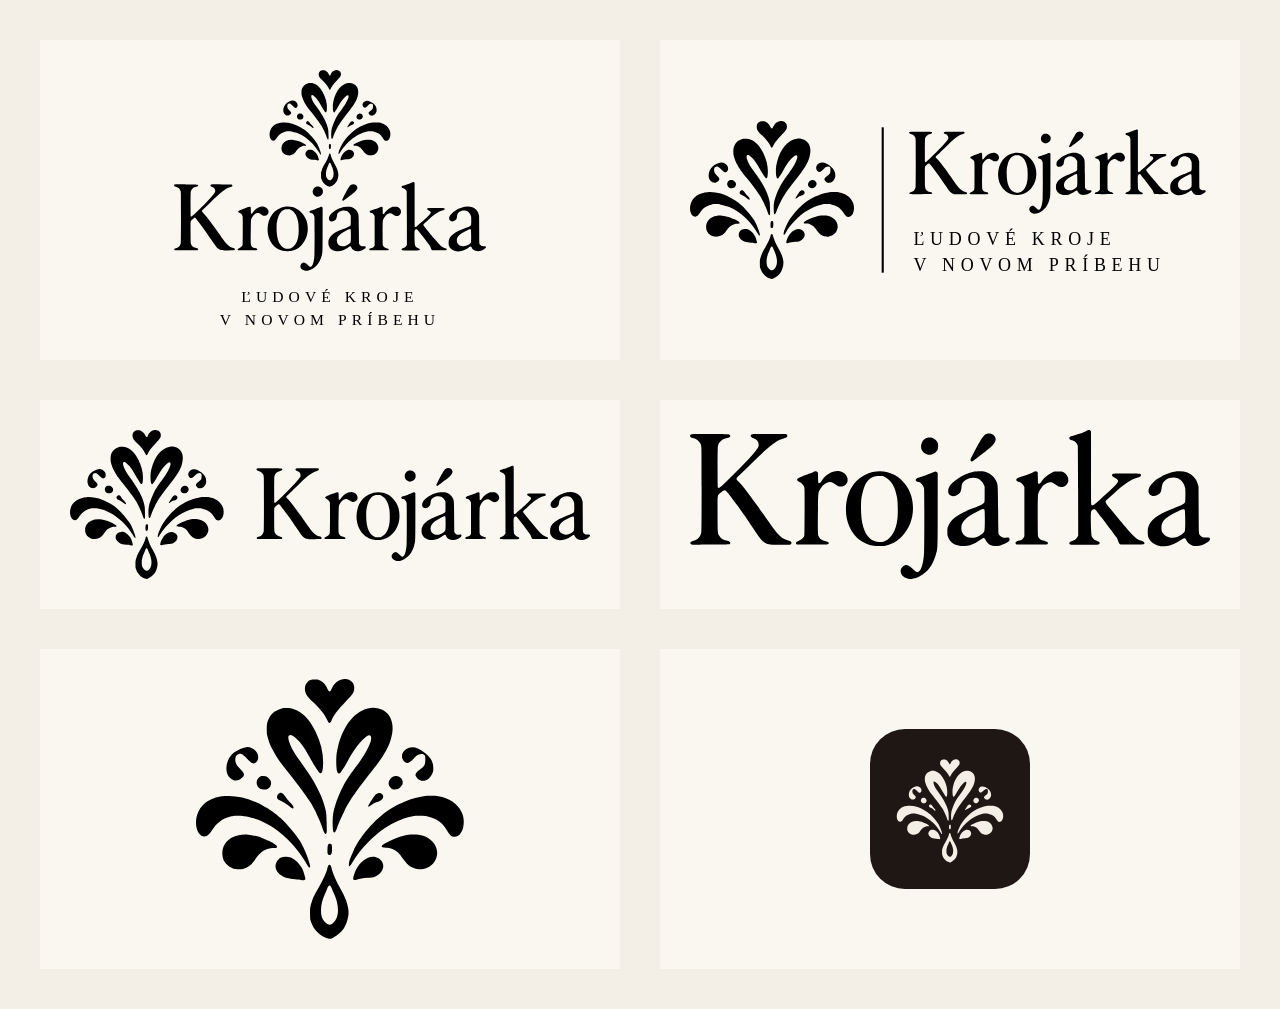
<file: logo/preview.html>
<!doctype html><meta charset="utf-8"><style>body{margin:0;background:#F3EFE6;color:#1E1714;display:grid;grid-template-columns:1fr 1fr;gap:40px;padding:40px;font-family:sans-serif}img{max-width:100%;max-height:260px;display:block}div{background:#FAF7F0;padding:30px;display:grid;place-items:center}.d{background:#1E1714}</style>
<div><img src="krojarka-vertical.svg"></div><div><img src="krojarka-horizontal.svg"></div><div><img src="krojarka-compact.svg"></div><div><img src="krojarka-wordmark.svg"></div><div><img src="krojarka-symbol.svg"></div><div><img src="favicon.svg" style="width:160px"></div>
</file>
<file: styles.css>
:root {
  --bg: #F3EFE6;
  --surface: #FAF7F0;
  --text: #181614;
  --muted: #7C756B;
  --accent: #A70F19;
  --line: rgba(24, 22, 20, .18);
  --amb: #A70F19;          /* ambient farba aktuálneho kroja */
  --serif: "Instrument Serif", "Times New Roman", serif;
  --body: "Newsreader", Georgia, serif;
  --sans: "Geist", system-ui, sans-serif;
  --ease: cubic-bezier(.65, 0, .2, 1);
  --ease-out: cubic-bezier(.16, 1, .3, 1);
  --pad: clamp(20px, 4.5vw, 72px);
}

*, *::before, *::after { box-sizing: border-box; }
html { scroll-behavior: smooth; }
body {
  margin: 0; background: var(--bg); color: var(--text);
  font-family: var(--body); font-size: 17px; line-height: 1.55; font-weight: 350;
  -webkit-font-smoothing: antialiased; overflow-x: clip;
}
img { display: block; max-width: 100%; }
a { color: inherit; text-decoration: none; }
button { font: inherit; color: inherit; background: none; border: 0; cursor: pointer; padding: 0; }
svg use { pointer-events: none; }
:focus-visible { outline: 1.5px solid var(--accent); outline-offset: 4px; }

/* ─── typografia ─── */
.display, .display-l, .display-m, .display-s { font-family: var(--serif); font-weight: 400; letter-spacing: -.01em; line-height: .98; margin: 0; }
.display   { font-size: clamp(44px, 5.4vw, 86px); }
.display-l { font-size: clamp(48px, 6.4vw, 104px); }
.display-m { font-size: clamp(38px, 4.2vw, 64px); }
.display-s { font-size: clamp(26px, 2.4vw, 36px); line-height: 1.08; }
.eyebrow {
  font-family: var(--sans); font-size: 11px; font-weight: 500; letter-spacing: .28em; text-transform: uppercase;
  color: var(--accent); margin: 0 0 22px; display: flex; align-items: center; gap: 14px;
}
.orn-s { width: 26px; height: 26px; color: var(--accent); flex: none; }
.link-arrow {
  font-family: var(--sans); font-size: 11px; font-weight: 500; letter-spacing: .24em; text-transform: uppercase;
  display: inline-flex; align-items: center; gap: 14px;
}
.link-arrow svg { width: 44px; height: 16px; color: var(--accent); transition: transform .5s var(--ease-out); }
.link-arrow:hover svg { transform: translateX(8px); }

.cta-round {
  display: inline-flex; align-items: center; gap: 18px;
  font-family: var(--sans); font-size: 11px; font-weight: 500; letter-spacing: .24em; text-transform: uppercase;
}
.cta-round .dot {
  width: 58px; height: 58px; border-radius: 50%; background: var(--accent); color: #fff;
  display: grid; place-items: center; transition: transform .5s var(--ease-out);
}
.cta-round .dot svg { width: 22px; height: 22px; }
.cta-round:hover .dot { transform: scale(1.08) rotate(-8deg); }
.cta-line { width: 38px; height: 1px; background: var(--text); opacity: .5; transition: width .5s var(--ease-out); }
.cta-round:hover .cta-line { width: 64px; }

.btn-red {
  display: inline-flex; align-items: center; justify-content: center; gap: 14px;
  background: var(--accent); color: #fff; border-radius: 999px; padding: 18px 34px;
  font-family: var(--sans); font-size: 11px; font-weight: 500; letter-spacing: .24em; text-transform: uppercase;
  transition: background .3s;
}
.btn-red svg { width: 22px; height: 16px; }
.btn-red:hover { background: #8a0c14; }
.btn-red.wide { width: 100%; }

/* ─── header ─── */
.site-header {
  position: fixed; inset: 0 0 auto 0; z-index: 50; height: 118px;
  display: grid; grid-template-columns: 1fr auto 1fr; align-items: center; padding: 0 var(--pad);
  transition: height .5s var(--ease), background .5s, box-shadow .5s;
}
/* Spodná hrana lišty nie je čiara, ale madeirová krajka: oblúčiky s dierkami.
   Maskuje sa celá lišta, aby sa rovnako orezalo aj rozmazané pozadie za ňou.
   Výška je 76 px obsahu plus 14 px na krajku, obsah teda nikam neskočí. */
.site-header.is-scrolled {
  height: 90px; padding-bottom: 14px;
  background: rgba(243, 239, 230, .92); backdrop-filter: blur(14px); box-shadow: none;
  --lace: url("data:image/svg+xml,%3Csvg xmlns='http://www.w3.org/2000/svg' width='26' height='14' viewBox='0 0 26 14'%3E%3Cpath fill='%23000' fill-rule='evenodd' d='M0 0h26v3a13 11 0 0 1-26 0z M13 3.4a2.1 2.1 0 1 1 0 4.2 2.1 2.1 0 1 1 0-4.2z'/%3E%3C/svg%3E");
  -webkit-mask-image: linear-gradient(#000 0 0), var(--lace);
          mask-image: linear-gradient(#000 0 0), var(--lace);
  -webkit-mask-size: 100% calc(100% - 14px), 26px 14px;
          mask-size: 100% calc(100% - 14px), 26px 14px;
  -webkit-mask-repeat: no-repeat, repeat-x;
          mask-repeat: no-repeat, repeat-x;
  -webkit-mask-position: top, bottom;
          mask-position: top, bottom;
  -webkit-mask-composite: source-over;
          mask-composite: add;
}
/* Otrhaná papierová hrana. Na navbare sa stráca, lebo lišta aj hero sú
   krémové a hrana nemá voči čomu vyniknúť. Necháva sa vypnutá, zmysel dáva
   až na prechode svetlej sekcie do tmavej. Dlaždicu robí tools/torn_edge.py. */
body.torn .site-header.is-scrolled {
  --lace: url("data:image/svg+xml,%3Csvg xmlns='http://www.w3.org/2000/svg' width='300' height='18' viewBox='0 0 300 18'%3E%3Cpath fill='%23000' d='M0 0 H300 V7 L295.9 3.0 L288.9 5.1 L284.1 5.0 L278.2 11.1 L273.4 5.6 L268.1 6.0 L261.0 4.1 L256.2 2.7 L251.5 4.5 L246.4 2.7 L240.0 4.7 L234.3 10.4 L227.5 6.4 L220.9 7.6 L214.4 9.4 L208.8 4.0 L203.5 7.3 L198.3 4.0 L193.3 11.1 L187.8 5.4 L180.7 10.5 L174.5 4.5 L167.4 5.1 L162.5 5.8 L157.7 5.3 L153.1 7.1 L147.7 11.1 L141.3 5.5 L134.8 9.3 L127.8 7.2 L121.5 6.9 L114.4 8.8 L107.9 4.9 L102.9 7.7 L98.1 8.0 L91.4 8.8 L85.1 6.9 L78.3 5.8 L72.0 5.8 L65.5 3.3 L60.8 6.5 L54.4 5.6 L47.4 4.1 L42.5 8.0 L37.8 8.6 L31.6 9.7 L26.4 7.1 L20.7 2.8 L14.9 5.0 L10.2 6.6 L5.5 5.8 L0 7 Z'/%3E%3C/svg%3E");
  height: 94px; padding-bottom: 18px;
  -webkit-mask-size: 100% calc(100% - 18px), 300px 18px;
          mask-size: 100% calc(100% - 18px), 300px 18px;
}
body.torn .site-header.is-scrolled::after { background: none; }

/* Samotný výrez je na krémovom pozadí neviditeľný, preto po hrane vedie
   vlásková linka a dierky. Maska ju zvonku oreže, zostane presne obrys. */
.site-header.is-scrolled::after {
  content: ""; position: absolute; left: 0; right: 0; bottom: 0; height: 14px; pointer-events: none;
  background: url("data:image/svg+xml,%3Csvg xmlns='http://www.w3.org/2000/svg' width='26' height='14' viewBox='0 0 26 14'%3E%3Cg fill='none' stroke='rgba(24,22,20,.32)' stroke-width='1.1'%3E%3Cpath d='M0 3a13 11 0 0 0 26 0'/%3E%3Ccircle cx='13' cy='5.4' r='1.9'/%3E%3C/g%3E%3C/svg%3E") repeat-x bottom;
  background-size: 26px 14px;
}
.logo { display: grid; justify-items: center; width: max-content; }
.logo-orn { width: 44px; height: 43px; color: var(--text); transition: width .5s var(--ease), height .5s var(--ease), margin .5s; margin-bottom: -2px; }
.logo-word { display: block; height: 38px; width: 133px; margin-top: 4px; transition: height .5s var(--ease), width .5s var(--ease); }
.logo-tag { font-family: var(--body); font-size: 9px; letter-spacing: .32em; text-transform: uppercase; text-align: center; margin-top: 6px; line-height: 1.5; transition: opacity .3s, height .3s; }
.is-scrolled .logo { grid-template-columns: auto auto; align-items: center; gap: 8px; }
.is-scrolled .logo-orn { width: 32px; height: 31px; margin: 0; }
.is-scrolled .logo-word { height: 27px; width: 95px; margin: 0; }
.is-scrolled .logo-tag { display: none; }

.main-nav { display: flex; gap: 0; }
/* Farba je #181614 na krémovej, kontrast 15,7 : 1, takže problém nikdy nebol
   v kontraste. Newsreader vo váhe 350 má len také tenké ťahy, že odkazy
   opticky zmizli. Váha 500 je v načítanom variabilnom reze, nie dopočítaná. */
.main-nav a { font-family: var(--body); font-size: 17px; font-weight: 500; letter-spacing: .012em; padding: 4px 26px; position: relative; }
.main-nav a + a::before { content: ""; position: absolute; left: 0; top: 50%; height: 14px; width: 1px; background: var(--line); transform: translateY(-50%); }
.main-nav a::after { content: ""; position: absolute; left: 26px; right: 26px; bottom: -2px; height: 1px; background: var(--accent); transform: scaleX(0); transform-origin: left; transition: transform .45s var(--ease-out); }
.main-nav a:hover::after { transform: scaleX(1); }

.header-tools { display: flex; align-items: center; gap: 20px; justify-self: end; }
.tools-sep { width: 1px; height: 20px; background: var(--line); }
.lang { display: flex; align-items: center; gap: 8px; font-size: 16px; font-weight: 500; }
.menu-btn { width: 62px; height: 62px; border-radius: 50%; background: var(--accent); color: #fff; display: grid; place-items: center; transition: transform .6s var(--ease-out); }
.menu-btn svg { width: 28px; height: 28px; }
.menu-btn:hover { transform: rotate(45deg); }
.is-scrolled .menu-btn { width: 48px; height: 48px; }

.overlay-nav {
  position: fixed; inset: 0; z-index: 45; background: var(--bg); padding: 150px var(--pad) 40px;
  display: flex; flex-direction: column; justify-content: space-between;
  clip-path: circle(0 at calc(100% - var(--pad) - 31px) 59px); transition: clip-path .9s var(--ease); visibility: hidden;
}
.overlay-nav.is-open { clip-path: circle(150% at calc(100% - var(--pad) - 31px) 59px); visibility: visible; }
.overlay-nav nav { display: grid; gap: 4px; }
.overlay-nav a { font-family: var(--serif); font-size: clamp(48px, 9vw, 110px); line-height: 1.02; display: flex; align-items: baseline; gap: 22px; }
.overlay-nav a small { font-family: var(--sans); font-size: 12px; color: var(--accent); letter-spacing: .2em; }
.overlay-nav a:hover { color: var(--accent); font-style: italic; }
.overlay-foot { font-family: var(--sans); font-size: 12px; letter-spacing: .2em; text-transform: uppercase; color: var(--muted); }

/* ─── HERO ─── */
.hero {
  position: relative; height: 100svh; min-height: 720px; max-height: 1100px; overflow: hidden;
  display: grid; grid-template-columns: minmax(0, 1fr) minmax(0, 1.25fr) minmax(0, 1fr);
  grid-template-rows: 1fr auto; padding: 118px var(--pad) 0; isolation: isolate;
}
.hero-ambient {
  position: absolute; inset: 0; z-index: -3;
  background:
    radial-gradient(60% 55% at 50% 58%, color-mix(in srgb, var(--amb) 9%, transparent), transparent 70%),
    radial-gradient(35% 30% at 50% 88%, rgba(24, 22, 20, .06), transparent 70%);
  transition: background 1.4s var(--ease);
}
@property --amb { syntax: "<color>"; inherits: true; initial-value: #A70F19; }
.hero { transition: --amb 1.4s var(--ease); }

.hero-left { grid-column: 1; grid-row: 1; align-self: center; z-index: 5; max-width: 440px; margin-top: -40px; }
.hero-left .display { margin-bottom: 28px; }
.lede { color: #4a443d; font-size: 17px; margin: 0 0 34px; max-width: 34ch; }

.hero-right { grid-column: 3; grid-row: 1; align-self: center; justify-self: end; z-index: 5; width: min(100%, 330px); margin-top: -40px; }
.counter { font-family: var(--sans); font-size: 12px; letter-spacing: .12em; margin: 0; }
.counter b { font-family: var(--serif); font-size: 26px; font-weight: 400; color: var(--accent); letter-spacing: 0; }
.rule { display: block; width: 140px; height: 1px; background: var(--line); margin: 18px 0 28px; }
.hr-body { position: relative; min-height: 290px; }
.hr-item { position: absolute; inset: 0 0 auto 0; }
.hr-item h2 { font-family: var(--serif); font-weight: 400; font-size: clamp(40px, 3.6vw, 56px); line-height: 1; margin: 0 0 14px; }
.hr-item .sub { font-family: var(--sans); font-size: 10.5px; letter-spacing: .26em; text-transform: uppercase; color: var(--muted); margin: 0 0 18px; }
.hr-item p.txt { color: #4a443d; margin: 0 0 26px; font-size: 16.5px; }
.hr-item .short { display: block; width: 44px; height: 1px; background: var(--line); margin-bottom: 22px; }
.hr-item > * { opacity: 0; transform: translateY(14px); transition: opacity .6s var(--ease-out), transform .8s var(--ease-out); }
.hr-item.is-in > * { opacity: 1; transform: none; }
.hr-item.is-in > :nth-child(2) { transition-delay: .06s; }
.hr-item.is-in > :nth-child(3) { transition-delay: .12s; }
.hr-item.is-in > :nth-child(4) { transition-delay: .18s; }
.hr-item.is-in > :nth-child(5) { transition-delay: .24s; }
.hr-item.is-out > * { opacity: 0; transform: translateY(-10px); transition-duration: .35s; transition-delay: 0s; }

/* stage + figúry */
.stage { position: absolute; inset: 0; z-index: 2; touch-action: pan-y; cursor: grab; }
.stage.is-drag { cursor: grabbing; }
.fig {
  position: absolute; left: 50%; bottom: 7vh; height: calc(min(76vh, 830px, calc(38vw / var(--ar, .73))) * var(--sc, 1)); aspect-ratio: var(--ar, .73);
  transform: translateX(calc(-50% + var(--x, 0px))) scale(var(--s, 1));
  transform-origin: 50% 100%;
  transition: transform 1.25s var(--ease), opacity 1.1s var(--ease), filter 1.1s var(--ease);
  will-change: transform; user-select: none;
}
.fig img { width: 100%; height: 100%; object-fit: contain; object-position: bottom; pointer-events: none; -webkit-user-drag: none; }
.fig::after { /* tieň na podlahe */
  content: ""; position: absolute; left: 12%; right: 12%; bottom: -10px; height: 34px; z-index: -1;
  background: radial-gradient(50% 50% at 50% 50%, rgba(24,22,20,.22), transparent 70%); filter: blur(6px);
}
.fig.person { bottom: 0; height: min(84vh, 900px); }
.fig.photo { bottom: 9vh; height: min(68vh, 720px); }
.fig.photo img { object-fit: cover; border-radius: 999px 999px 6px 6px; box-shadow: 0 30px 60px rgba(24,22,20,.18); }
.fig.photo::after { display: none; }
.fig-inset { position: absolute; left: -16%; top: -6%; width: 30%; margin: 0; background: #fbf8f1; padding: 8px 8px 6px; box-shadow: 0 14px 34px rgba(24,22,20,.2); transform: rotate(-3deg); opacity: 0; transition: opacity .8s var(--ease-out) .6s, transform 1s var(--ease-out) .6s; }
.fig-inset img { width: 100%; aspect-ratio: 3 / 4; object-fit: cover; object-position: 50% 45%; filter: saturate(.85); }
.fig-inset figcaption { font-family: var(--sans); font-size: 8.5px; letter-spacing: .22em; text-transform: uppercase; margin-top: 5px; color: var(--muted); }
.fig[data-pos="0"] .fig-inset { opacity: 1; transform: rotate(-5deg); }
.real-tag { font-family: var(--sans); font-size: 10px; letter-spacing: .24em; text-transform: uppercase; color: var(--accent); margin: 0 0 12px; display: flex; align-items: center; gap: 8px; }
.real-tag::before { content: ""; width: 7px; height: 7px; border-radius: 50%; background: var(--accent); }
.fig.person img { mask-image: linear-gradient(to bottom, #000 72%, transparent 99%); -webkit-mask-image: linear-gradient(to bottom, #000 72%, transparent 99%); }
.fig.person::after { display: none; }
.fig[data-pos="0"]  { --x: 0px; --s: 1; opacity: 1; z-index: 3; }
.fig[data-pos="-1"] { --x: -44vw; --s: .8; opacity: .55; filter: blur(5px) saturate(.8); z-index: 1; }
.fig[data-pos="1"]  { --x: 44vw; --s: .8; opacity: .55; filter: blur(5px) saturate(.8); z-index: 1; }
.fig[data-pos="-2"] { --x: -80vw; --s: .7; opacity: 0; filter: blur(8px); z-index: 0; }
.fig[data-pos="2"]  { --x: 80vw; --s: .7; opacity: 0; filter: blur(8px); z-index: 0; }
.fig[data-pos="far"] { opacity: 0; --s: .6; transition: none; visibility: hidden; }
.fig[data-pos="-1"], .fig[data-pos="1"] { cursor: pointer; }

/* hotspoty */
.hs {
  position: absolute; left: var(--hx); top: var(--hy); width: 30px; height: 30px; margin: -15px 0 0 -15px;
  border-radius: 50%; background: #fff; color: var(--accent); display: grid; place-items: center;
  box-shadow: 0 2px 10px rgba(24,22,20,.18); opacity: 0; transform: scale(.4);
  transition: opacity .5s var(--ease-out), transform .6s var(--ease-out), background .3s, color .3s;
  pointer-events: none;
}
.hs::before, .hs::after { content: ""; position: absolute; width: 12px; height: 1.5px; background: currentColor; }
.hs::after { transform: rotate(90deg); }
.hs span { position: absolute; left: 38px; white-space: nowrap; font-family: var(--sans); font-size: 10px; letter-spacing: .2em; text-transform: uppercase; color: var(--text); background: rgba(250,247,240,.92); padding: 5px 9px; border-radius: 3px; opacity: 0; transform: translateX(-6px); transition: .35s var(--ease-out); pointer-events: none; }
.hs:hover span, .hs:focus-visible span { opacity: 1; transform: none; }
.hs::selection { background: none; }
.hs .ring { position: absolute; inset: -6px; border-radius: 50%; border: 1px solid #fff; animation: pulse 2.4s var(--ease-out) infinite; }
@keyframes pulse { from { transform: scale(.8); opacity: .9; } to { transform: scale(1.7); opacity: 0; } }
.hs:hover, .hs.is-active { background: var(--accent); color: #fff; }
.fig[data-pos="0"].ready .hs { opacity: 1; transform: none; pointer-events: auto; }
.fig[data-pos="0"].ready .hs:nth-of-type(2) { transition-delay: .08s; }
.fig[data-pos="0"].ready .hs:nth-of-type(3) { transition-delay: .16s; }
.fig[data-pos="0"].ready .hs:nth-of-type(4) { transition-delay: .24s; }
.fig[data-pos="0"].ready .hs:nth-of-type(5) { transition-delay: .32s; }

/* niť */
.hero-thread { position: absolute; left: 0; top: 52%; width: 100%; height: 30vh; z-index: 1; pointer-events: none; overflow: visible; }
.hero-thread path { fill: none; stroke: var(--accent); stroke-width: 1.2; vector-effect: non-scaling-stroke; opacity: .75; }

/* modrotlač – pattern reveal */
.hero-pattern {
  position: absolute; z-index: -1; left: 50%; top: 52%; width: min(62vh, 640px); aspect-ratio: 1;
  transform: translate(-50%, -50%) scale(.85) rotate(-8deg); border-radius: 50%;
  background: url(img/detail-modrotlac.webp) center / cover;
  mask-image: radial-gradient(closest-side, #000 40%, transparent 100%); -webkit-mask-image: radial-gradient(closest-side, #000 40%, transparent 100%);
  opacity: 0; transition: opacity 1.4s var(--ease), transform 2.4s var(--ease-out);
}
.hero[data-slide="1"] .hero-pattern { opacity: .28; transform: translate(-50%, -50%) scale(1.05) rotate(0); }

/* regióny – mapa za postavou */
.hero-map { position: absolute; z-index: -1; left: 50%; top: 50%; width: min(78vh, 760px); aspect-ratio: 1; transform: translate(-50%, -48%); opacity: 0; transition: opacity 1.2s var(--ease); }
.hero-map svg { width: 100%; height: 100%; overflow: visible; }
.map-river { fill: none; stroke: var(--accent); stroke-width: 1; stroke-dasharray: 1200; stroke-dashoffset: 1200; transition: stroke-dashoffset 2.2s var(--ease); opacity: .5; }
.map-pts circle { fill: var(--accent); opacity: 0; transition: opacity .6s; }
.map-pts text { font-family: var(--sans); font-size: 11px; letter-spacing: .14em; text-transform: uppercase; fill: var(--muted); opacity: 0; transition: opacity .6s; }
.hero[data-slide="4"] .hero-map { opacity: 1; }
.hero[data-slide="4"] .map-river { stroke-dashoffset: 0; }
.hero[data-slide="4"] .map-pts circle, .hero[data-slide="4"] .map-pts text { opacity: 1; transition-delay: calc(.6s + var(--d, 0s)); }

/* šípky */
.hb-mid { display: flex; align-items: center; gap: 18px; }
.hero-arrow { display: flex; align-items: center; gap: 12px; }
.hero-arrow span { width: 52px; height: 52px; border-radius: 50%; border: 1px solid rgba(24,22,20,.5); display: grid; place-items: center; transition: background .35s, color .35s, border-color .35s; background: rgba(243,239,230,.6); }
.hero-arrow span svg { width: 20px; height: 20px; }
.hero-arrow em { display: none; }
.hero-arrow:hover span { background: var(--accent); border-color: var(--accent); color: #fff; }

/* spodná lišta */
.hero-bottom { grid-column: 1 / -1; grid-row: 2; z-index: 6; display: grid; grid-template-columns: 1fr auto 1fr; align-items: center; padding: 0 0 30px; }
.hb-count { display: flex; align-items: center; gap: 16px; font-family: var(--sans); font-size: 12px; letter-spacing: .1em; }
.hb-count b { font-family: var(--serif); font-weight: 400; font-size: 24px; letter-spacing: 0; }
.hb-bar { position: relative; width: 70px; height: 1px; background: var(--line); }
.hb-bar i { position: absolute; inset: 0; background: var(--text); transform-origin: left; transform: scaleX(.125); transition: transform 1s var(--ease); }
.hb-nums { display: flex; gap: 6px; }
.hb-nums button { font-family: var(--sans); font-size: 11px; letter-spacing: .1em; padding: 10px 12px; color: var(--muted); position: relative; transition: color .3s; }
.hb-nums button::after { content: ""; position: absolute; left: 12px; right: 12px; bottom: 4px; height: 1px; background: var(--accent); transform: scaleX(0); transition: transform .6s var(--ease-out); }
.hb-nums button[aria-selected="true"] { color: var(--accent); }
.hb-nums button[aria-selected="true"]::after { transform: scaleX(1); }
.hb-nums button:hover { color: var(--text); }
.hb-note { justify-self: end; font-family: var(--sans); font-size: 9.5px; letter-spacing: .26em; text-transform: uppercase; margin: 0; line-height: 1.7; display: flex; align-items: center; gap: 18px; }
.hb-note::before { content: ""; width: 60px; height: 1px; background: var(--line); }

/* slide-špecifické layouty */
.hero[data-slide="6"] { --warm: 1; }
.hero[data-slide="6"] .hero-ambient { background: radial-gradient(70% 60% at 55% 60%, rgba(167, 105, 40, .14), transparent 70%), radial-gradient(40% 30% at 50% 90%, rgba(24,22,20,.07), transparent 70%); }

.pillars {
  display: flex; justify-content: center; align-items: center; gap: 22px; padding: 26px var(--pad);
  border-top: 1px solid var(--line); border-bottom: 1px solid var(--line);
  font-family: var(--sans); font-size: 11px; letter-spacing: .3em; text-transform: uppercase;
}
.pillars i { font-style: normal; color: var(--muted); }
.pillars svg { width: 30px; height: 30px; color: var(--accent); }

/* ─── MACRO ─── */
.macro { height: 340vh; position: relative; }
.macro-sticky { position: sticky; top: 0; height: 100vh; overflow: hidden; display: grid; place-items: center; }
.macro-frame { position: absolute; inset: 0; }
.macro-kroj {
  position: absolute; left: 50%; top: 50%; height: min(80vh, calc(70vw / var(--ar, .73))); width: auto;
  transform-origin: 50% 50%; transform: translate(-50%, -50%) scale(var(--mz, 1));
  will-change: transform;
}
.macro-kroj.photo { border-radius: 999px 999px 6px 6px; }
.macro-detail {
  position: absolute; left: 50%; top: 50%; width: min(78vh, 88vw); aspect-ratio: 1; border-radius: 50%; overflow: hidden;
  transform: translate(-50%, -50%) scale(var(--vz, .6)) rotate(var(--vr, -6deg));
  opacity: var(--vo, 0); will-change: transform, opacity; box-shadow: 0 40px 90px rgba(24,22,20,.25); background: #1e1a17;
}
.macro-detail.is-cutout { width: min(92vh, 980px, 92vw); aspect-ratio: auto; border-radius: 0; overflow: visible; box-shadow: none; background: none; }
.macro-detail.is-cutout img { height: auto; object-fit: contain; transform: none; }
.macro-detail img, .macro-detail video { width: 100%; height: 100%; object-fit: cover; transform: scale(1.15); }
.macro-steps { position: absolute; left: var(--pad); top: 50%; transform: translateY(-50%); list-style: none; margin: 0; padding: 0; display: grid; gap: 16px; z-index: 2; }
.macro-steps li { font-family: var(--sans); font-size: 11px; letter-spacing: .24em; text-transform: uppercase; color: var(--muted); display: flex; align-items: center; gap: 14px; transition: color .4s; }
.macro-steps li::before { content: ""; width: 18px; height: 1px; background: currentColor; transition: width .5s var(--ease-out); }
.macro-steps li.is-on { color: var(--accent); }
.macro-steps li.is-on::before { width: 44px; }
.macro-cap { position: absolute; right: var(--pad); bottom: 12vh; text-align: right; z-index: 2; margin: 0; opacity: var(--co, 0); transform: translateY(calc((1 - var(--co, 0)) * 30px)); }
.macro-cap .eyebrow { justify-content: flex-end; }
.macro-cap .eyebrow { max-width: 30ch; margin-left: auto; line-height: 1.6; }
.macro-cap .display-s { display: block; font-size: clamp(34px, 3.6vw, 56px); line-height: 1; background: rgba(243,239,230,.0); }
.macro-thread { position: absolute; left: 50%; bottom: 0; width: 60px; height: 45vh; transform: translateX(-50%); overflow: visible; z-index: 3; }
.macro-thread path { fill: none; stroke: var(--accent); stroke-width: 1.4; vector-effect: non-scaling-stroke; stroke-dasharray: 1; stroke-dashoffset: var(--to, 1); }

/* ─── CRAFT ─── */
.craft { padding: 0 var(--pad); }
.craft-hero { display: grid; grid-template-columns: 1fr 1.5fr; gap: 6vw; align-items: center; padding: 60px 0 120px; }
.craft-copy .display-l { font-size: clamp(64px, 8.4vw, 140px); margin-bottom: 18px; }
.craft-copy .sub { font-size: 22px; font-style: italic; margin: 0 0 18px; }
.craft-copy p { color: #4a443d; max-width: 42ch; margin: 0 0 32px; }
.craft-media { position: relative; }
.media-video { position: relative; aspect-ratio: 16 / 11; overflow: hidden; border-radius: 2px; background: #221d19; }
.media-video img, .media-video video { width: 100%; height: 100%; object-fit: cover; object-position: 50% 62%; transform: scale(1.02); transition: transform 1.6s var(--ease-out); }
.media-video:hover img { transform: scale(1.07); }
.play { position: absolute; left: 50%; top: 50%; width: 86px; height: 86px; margin: -43px; border-radius: 50%; background: rgba(250,247,240,.92); color: var(--accent); display: grid; place-items: center; transition: transform .5s var(--ease-out); }
.play svg { width: 28px; height: 28px; margin-left: 4px; }
.play:hover { transform: scale(1.1); }
.media-tag { position: absolute; left: 20px; bottom: 18px; font-family: var(--sans); font-size: 10px; letter-spacing: .24em; text-transform: uppercase; color: #fff; }
.orig-card { position: absolute; right: -24px; top: -48px; width: 150px; background: var(--surface); padding: 12px 12px 10px; margin: 0; box-shadow: 0 18px 50px rgba(24,22,20,.14); }
.orig-card img { height: 170px; width: 100%; object-fit: contain; }
.orig-card figcaption { font-family: var(--sans); font-size: 9px; letter-spacing: .22em; text-transform: uppercase; margin-top: 8px; }

.stitch { position: relative; display: grid; grid-template-columns: 1fr 1.3fr; gap: 5vw; padding: 60px 0 120px; border-top: 1px solid var(--line); }
.stitch-copy p { color: #4a443d; max-width: 44ch; margin: 22px 0 30px; }
.stitch-steps { list-style: none; margin: 0; padding: 0; display: grid; grid-template-columns: repeat(3, 1fr); position: relative; z-index: 1; }
.stitch-steps li { padding: 0 26px; border-left: 1px solid var(--line); }
.stitch-steps li:first-child { border-left: 0; }
.stitch-steps .n { font-family: var(--serif); font-size: 26px; color: var(--accent); }
.circ {
  display: block; width: min(100%, 170px); aspect-ratio: 1; border-radius: 50%; margin: 10px 0 18px;
  background: var(--img) var(--pos) / var(--z) no-repeat, #efe9dd; box-shadow: inset 0 0 0 1px var(--line);
  transition: background-size 1.2s var(--ease-out);
}
.stitch-steps li:hover .circ { background-size: calc(var(--z) * 1.15); }
.stitch-steps h3 { font-family: var(--serif); font-weight: 400; font-size: 28px; margin: 0 0 8px; }
.stitch-steps p { font-size: 15.5px; color: #4a443d; margin: 0; }
.stitch-thread { position: absolute; left: 30%; right: -4%; top: 110px; width: 74%; height: 120px; z-index: 0; overflow: visible; }
.stitch-thread path { fill: none; stroke: var(--accent); stroke-width: 1.2; vector-effect: non-scaling-stroke; stroke-dasharray: 1; stroke-dashoffset: 1; transition: stroke-dashoffset 2.4s var(--ease); }
.stitch.in .stitch-thread path { stroke-dashoffset: 0; }

.quote-band { display: grid; grid-template-columns: 1.1fr 1fr; margin: 0 calc(var(--pad) * -1); background: #1e1a17; color: #f3efe6; min-height: 460px; overflow: hidden; }
.qb-img { position: relative; overflow: hidden; }
.qb-img img { position: absolute; left: -8%; top: -10%; width: 120%; height: 130%; object-fit: cover; transform: translateY(var(--py, 0)); }
.quote-band blockquote { margin: 0; padding: 80px var(--pad); align-self: center; }
.quote-band .orn-s { color: #d8313b; }
.quote-band blockquote p { font-family: var(--serif); font-style: italic; font-size: clamp(34px, 3.4vw, 54px); line-height: 1.08; margin: 18px 0 30px; }
.quote-band footer { font-family: var(--sans); font-size: 10px; letter-spacing: .26em; text-transform: uppercase; color: rgba(243,239,230,.6); line-height: 1.9; border-top: 1px solid rgba(243,239,230,.2); padding-top: 22px; width: max-content; }

/* ─── PROCESS ─── */
.process { padding: 140px var(--pad) 120px; }
.sec-head { display: grid; grid-template-columns: 1fr 1fr; align-items: end; gap: 4vw; margin-bottom: 64px; }
.sec-head .eyebrow { grid-column: 1 / -1; margin: 0; }
.sec-head p { color: #4a443d; max-width: 40ch; margin: 0; justify-self: end; }
.process-list { list-style: none; margin: 0; padding: 0; display: grid; grid-template-columns: repeat(5, 1fr); gap: 22px; counter-reset: s; }
.process-list figure {
  margin: 0 0 22px; aspect-ratio: 3 / 4; border-radius: 999px 999px 4px 4px; overflow: hidden;
  background: var(--img) var(--pos) / var(--z) no-repeat, #e9e2d4; transition: background-size 1.4s var(--ease-out);
}
.process-list figure.fig-full { background-size: 92%; background-position: 50% 70%; background-color: #ece5d8; }
.process-list li:hover figure:not(.fig-full) { background-size: calc(var(--z) * 1.1); }
.process-list .n { font-family: var(--serif); font-size: 24px; color: var(--accent); }
.process-list h3 { font-family: var(--serif); font-weight: 400; font-size: 26px; margin: 4px 0 8px; line-height: 1.05; }
.process-list p { font-size: 15px; color: #4a443d; margin: 0; }

/* ─── COLLECTION ─── */
.collection { padding: 120px var(--pad); background: var(--surface); }
.col-head { display: grid; grid-template-columns: 1.1fr 1fr auto; align-items: end; gap: 4vw; margin-bottom: 44px; }
.col-head p { color: #4a443d; margin: 0; max-width: 46ch; }
.chips { display: flex; flex-wrap: wrap; gap: 10px; margin-bottom: 36px; }
.chip { padding: 10px 22px; border-radius: 999px; background: #ece6da; font-family: var(--sans); font-size: 13px; transition: background .3s, color .3s; }
.chip:hover { background: #e2dacb; }
.chip.is-on { background: var(--accent); color: #fff; }
.cards { display: grid; grid-template-columns: repeat(4, 1fr); gap: 16px; }
.cards .card { aspect-ratio: 1 / 1.02; }
.card { position: relative; background: var(--bg); aspect-ratio: 3 / 4.3; overflow: hidden; display: flex; flex-direction: column; padding: 22px; transition: opacity .5s, transform .6s var(--ease-out); }
.card.is-hidden { display: none; }
.card img { position: absolute; right: -8%; bottom: 0; height: 74%; width: auto; max-width: none; transition: transform 1s var(--ease-out); transform-origin: 50% 100%; }
.card.wide img { height: auto; width: auto; max-width: 94%; max-height: 60%; right: -6%; bottom: 4%; }
.card.photo img { right: 0; left: 0; top: 0; width: 100%; height: 100%; object-fit: cover; }
.card.photo::before { content: ""; position: absolute; inset: 0; z-index: 0; background: linear-gradient(180deg, rgba(243,239,230,.95) 0%, rgba(243,239,230,.6) 32%, transparent 55%); }
.card.photo img { z-index: -1; }
.card.photo { isolation: isolate; }
.card:hover img { transform: scale(1.05) translateY(-4px); }
.card .reg { font-family: var(--sans); font-size: 10px; letter-spacing: .24em; text-transform: uppercase; color: var(--accent); position: relative; }
.card h3 { font-family: var(--serif); font-weight: 400; font-size: 30px; line-height: 1; margin: 10px 0 6px; position: relative; max-width: 7em; }
.card .meta { font-size: 14px; color: var(--muted); position: relative; }
.card .go { margin-top: auto; width: 40px; height: 40px; border-radius: 50%; border: 1px solid rgba(24,22,20,.5); display: grid; place-items: center; position: relative; z-index: 1; background: rgba(243,239,230,.7); transition: background .3s, color .3s; }
.card .go svg { width: 18px; height: 18px; }
.card:hover .go { background: var(--accent); color: #fff; border-color: var(--accent); }

/* ─── REGIONS ─── */
.regions { display: grid; grid-template-columns: 1fr 1fr; gap: 5vw; padding: 140px var(--pad); align-items: center; }
.reg-copy > p { color: #4a443d; max-width: 44ch; margin: 26px 0 40px; }
.reg-card { display: grid; grid-template-columns: 120px 1fr; gap: 22px; align-items: end; border-top: 1px solid var(--line); padding-top: 26px; min-height: 190px; }
.reg-card img { height: 160px; width: 120px; object-fit: contain; object-position: bottom; }
.reg-card img.is-photo { object-fit: cover; border-radius: 999px 999px 4px 4px; }
.reg-card h3 { font-family: var(--serif); font-weight: 400; font-size: 38px; margin: 0 0 6px; line-height: 1; }
.reg-card p { margin: 0 0 4px; color: #4a443d; font-size: 15.5px; }
.reg-card .cnt { font-family: var(--sans); font-size: 11px; letter-spacing: .2em; text-transform: uppercase; color: var(--accent); }
.reg-card > * { animation: fadeUp .6s var(--ease-out) both; }
@keyframes fadeUp { from { opacity: 0; transform: translateY(10px); } }
.reg-map svg { width: 100%; height: auto; overflow: visible; }
.rm-river { fill: none; stroke: var(--accent); stroke-width: 1.2; opacity: .6; stroke-dasharray: 1400; stroke-dashoffset: 1400; transition: stroke-dashoffset 2.6s var(--ease); }
.reg-map.in .rm-river { stroke-dashoffset: 0; }
.rm-river-lbl { font-family: var(--serif); font-style: italic; font-size: 20px; fill: var(--muted); }
.rpt { cursor: pointer; }
.rpt .dot { fill: var(--bg); stroke: var(--accent); stroke-width: 1.4; transition: r .35s var(--ease-out), fill .3s; }
.rpt .halo { fill: var(--accent); opacity: 0; transition: opacity .3s; }
.rpt text { font-family: var(--sans); font-size: 12px; letter-spacing: .16em; text-transform: uppercase; fill: var(--text); transition: fill .3s; }
.rpt:hover .dot, .rpt.is-on .dot { fill: var(--accent); }
.rpt.is-on .halo { opacity: .12; }
.rpt.is-on text { fill: var(--accent); }
.rpt.ctx { cursor: default; }
.rpt.ctx .dot { stroke: var(--muted); stroke-width: 1; }
.rpt.ctx text { fill: var(--muted); font-size: 10.5px; }
.rpt:focus-visible { outline: none; }
.rpt:focus-visible .dot { stroke-width: 3; }

/* ─── STORIES ─── */
.stories { padding: 120px var(--pad); background: #1e1a17; color: #f3efe6; }
.stories .eyebrow { color: #e0545c; }
.st-grid { display: grid; grid-template-columns: 1fr 1fr; gap: 6vw; align-items: center; }
.st-compare { position: relative; aspect-ratio: 4 / 5; overflow: hidden; background: #2a2420; user-select: none; }
.st-compare img { position: absolute; inset: 0; width: 100%; height: 100%; object-fit: cover; object-position: 50% 30%; }
.st-now { position: absolute; inset: 0; background: radial-gradient(70% 60% at 50% 50%, #3a312b, #221d19); }
.st-now img { object-fit: contain; padding: 8%; }
.st-then { position: absolute; inset: 0; clip-path: inset(0 calc(100% - var(--cx, 50%)) 0 0); }
.st-then img { filter: contrast(1.02); }
.st-then::after { content: ""; position: absolute; inset: 0; background: url("data:image/svg+xml,%3Csvg xmlns='http://www.w3.org/2000/svg' width='160' height='160'%3E%3Cfilter id='n'%3E%3CfeTurbulence baseFrequency='.9' numOctaves='2'/%3E%3C/filter%3E%3Crect width='100%25' height='100%25' filter='url(%23n)' opacity='.35'/%3E%3C/svg%3E"); mix-blend-mode: multiply; opacity: .5; }
.st-compare input { position: absolute; inset: 0; width: 100%; height: 100%; opacity: 0; cursor: ew-resize; margin: 0; z-index: 3; }
.st-handle { position: absolute; top: 0; bottom: 0; left: var(--cx, 50%); width: 1px; background: #f3efe6; z-index: 2; pointer-events: none; }
.st-handle::after { content: "‹  ›"; position: absolute; top: 50%; left: 50%; transform: translate(-50%, -50%); width: 52px; height: 52px; border-radius: 50%; background: #f3efe6; color: var(--accent); display: grid; place-items: center; font-family: var(--sans); font-size: 18px; }
.st-lbl { position: absolute; bottom: 18px; font-family: var(--sans); font-size: 11px; letter-spacing: .24em; color: #f3efe6; z-index: 2; pointer-events: none; }
.st-lbl.l { left: 20px; } .st-lbl.r { right: 20px; }
.st-copy > p { color: rgba(243,239,230,.72); max-width: 44ch; margin: 26px 0 50px; }
.st-copy .display-s { margin-bottom: 24px; }
.timeline { list-style: none; margin: 0 0 44px; padding: 0 0 0 22px; border-left: 1px solid #a70f19; display: grid; gap: 18px; }
.timeline li { position: relative; color: rgba(243,239,230,.78); font-size: 16px; }
.timeline li::before { content: ""; position: absolute; left: -27px; top: 9px; width: 9px; height: 9px; border-radius: 50%; background: #1e1a17; border: 1px solid #e0545c; }
.timeline b { display: block; font-family: var(--serif); font-weight: 400; font-size: 26px; color: #f3efe6; line-height: 1; margin-bottom: 2px; }
.st-cats { list-style: none; margin: 90px 0 0; padding: 26px 0 0; border-top: 1px solid rgba(243,239,230,.15); display: flex; justify-content: space-between; flex-wrap: wrap; gap: 14px; }
.st-cats li { font-family: var(--serif); font-size: clamp(22px, 2.2vw, 34px); color: rgba(243,239,230,.45); transition: color .3s; cursor: pointer; }
.st-cats li:hover { color: #f3efe6; font-style: italic; }

/* ─── ATELIER ─── */
.atelier { position: relative; display: grid; grid-template-columns: 1fr 1fr; gap: 6vw; padding: 140px var(--pad) 120px; align-items: center; background: linear-gradient(180deg, #efe6d6, var(--bg)); overflow: hidden; }
.at-img { position: relative; aspect-ratio: 4 / 4.6; overflow: hidden; background: radial-gradient(70% 60% at 50% 45%, #e8d9c0, #d9c7a8); }
.at-img img { position: absolute; bottom: 0; left: 50%; transform: translateX(-50%); height: 100%; width: auto; max-width: none; mask-image: linear-gradient(to bottom, #000 80%, transparent); -webkit-mask-image: linear-gradient(to bottom, #000 80%, transparent); }
.at-copy > p { color: #4a443d; max-width: 44ch; margin: 26px 0 30px; }
.at-nav { list-style: none; padding: 0; margin: 0 0 44px; display: flex; flex-wrap: wrap; gap: 0; border-top: 1px solid var(--line); }
.at-nav li { flex: 1 1 auto; }
.at-nav a { display: block; padding: 16px 0; font-family: var(--sans); font-size: 11px; letter-spacing: .22em; text-transform: uppercase; }
.at-nav a:hover { color: var(--accent); }
.at-detail { position: absolute; right: -120px; bottom: -120px; width: 380px; opacity: .9; transform: rotate(var(--rot, -18deg)); pointer-events: none; }

/* ─── EVENTS ─── */
.events { padding: 120px var(--pad); }
.ev-list { list-style: none; margin: 0; padding: 0; border-top: 1px solid var(--line); }
.ev-list li { display: grid; grid-template-columns: 200px 1fr auto; gap: 30px; align-items: center; padding: 32px 0; border-bottom: 1px solid var(--line); transition: padding .5s var(--ease-out); }
.ev-list li:hover { padding-left: 16px; }
.ev-list time { font-family: var(--serif); font-size: 34px; color: var(--accent); }
.ev-list h3 { font-family: var(--serif); font-weight: 400; font-size: clamp(24px, 2.2vw, 34px); margin: 0 0 4px; line-height: 1.1; }
.ev-list p { margin: 0; color: var(--muted); font-size: 15px; }

/* ─── FOOTER ─── */
.site-footer { background: var(--accent); color: #f7ece6; padding: 110px var(--pad) 30px; overflow: hidden; }
.site-footer .eyebrow { color: #f7ece6; opacity: .75; }
.ft-top { display: grid; grid-template-columns: 1fr 1.4fr auto; gap: 5vw; align-items: end; }
.ft-cols { display: grid; grid-template-columns: repeat(3, 1fr); gap: 30px; }
.ft-cols h3 { font-family: var(--sans); font-size: 10px; letter-spacing: .26em; text-transform: uppercase; font-weight: 500; opacity: .7; margin: 0 0 10px; }
.ft-cols p { margin: 0; font-size: 17px; }
.ft-cols a:hover { text-decoration: underline; text-underline-offset: 4px; }
.site-footer .btn-red { background: #f7ece6; color: var(--accent); }
.site-footer .btn-red:hover { background: #fff; }
.ft-word { display: block; width: 100%; height: auto; margin: 80px 0 30px; color: rgba(247,236,230,.14); }
.ft-bottom { display: flex; justify-content: space-between; gap: 20px; flex-wrap: wrap; font-family: var(--sans); font-size: 11px; letter-spacing: .14em; text-transform: uppercase; opacity: .8; border-top: 1px solid rgba(247,236,230,.25); padding-top: 22px; }

/* ─── DRAWER ─── */
.drawer {
  position: fixed; z-index: 60; top: 16px; right: 16px; bottom: 16px; width: min(480px, calc(100vw - 32px));
  background: var(--surface); border-radius: 6px; box-shadow: 0 30px 80px rgba(24,22,20,.22);
  padding: 34px 34px 30px; overflow-y: auto; display: flex; flex-direction: column;
  transform: translateX(calc(100% + 30px)); transition: transform .9s var(--ease);
}
.drawer.is-open { transform: none; }
.dr-close { position: absolute; right: 22px; top: 22px; }
.dr-meta { display: flex; justify-content: space-between; align-items: center; font-family: var(--sans); font-size: 11px; letter-spacing: .12em; padding-right: 40px; margin-bottom: 18px; }
.dr-meta b { font-family: var(--serif); font-size: 20px; font-weight: 400; color: var(--accent); }
.dr-kind { color: var(--accent); letter-spacing: .26em; text-transform: uppercase; font-size: 10px; }
.drawer h2 { font-size: clamp(44px, 4.4vw, 64px); }
.dr-sub { font-family: var(--sans); font-size: 10.5px; letter-spacing: .26em; text-transform: uppercase; color: var(--muted); margin: 12px 0 18px; }
.dr-text { margin: 0 0 22px; color: #3e3832; font-size: 16.5px; }
.dr-zoom { aspect-ratio: 4 / 3; border-radius: 6px; background-color: #e9e2d4; background-repeat: no-repeat; background-size: var(--z, 500%); background-position: var(--pos, 50% 50%); transition: background-position 1s var(--ease), background-size 1s var(--ease); flex: none; }
.dr-thumbs { display: grid; grid-template-columns: repeat(4, 1fr); gap: 10px; margin: 14px 0 22px; }
.dr-thumbs button { aspect-ratio: 1; border-radius: 4px; background-repeat: no-repeat; background-color: #e9e2d4; outline: 1px solid transparent; outline-offset: 2px; transition: outline-color .3s; }
.dr-thumbs button.is-on { outline-color: var(--accent); }
.dr-icons { list-style: none; margin: auto 0 22px; padding: 18px 0 0; border-top: 1px solid var(--line); display: grid; grid-template-columns: repeat(3, 1fr); text-align: center; }
.dr-icons li { display: grid; justify-items: center; gap: 10px; font-family: var(--sans); font-size: 9.5px; letter-spacing: .2em; text-transform: uppercase; line-height: 1.6; }
.dr-icons li + li { border-left: 1px solid var(--line); }
.dr-icons svg { width: 26px; height: 26px; color: var(--accent); }
.scrim { position: fixed; inset: 0; z-index: 55; background: rgba(24,22,20,.18); opacity: 0; pointer-events: none; transition: opacity .6s; }
.scrim.is-on { opacity: 1; pointer-events: auto; }

/* scroll niť – progress */
.progress-thread { position: fixed; right: 18px; top: 22vh; bottom: 22vh; width: 1px; background: var(--line); z-index: 40; }
.progress-thread i { position: absolute; left: 0; top: 0; width: 1px; height: 100%; background: var(--accent); transform-origin: top; transform: scaleY(var(--p, 0)); }
.progress-thread i::after { content: ""; position: absolute; left: -3px; bottom: -3px; width: 7px; height: 7px; border-radius: 50%; background: var(--accent); transform: scaleY(calc(1 / max(var(--p, 1), .01))); }

/* ─── prenájom priestoru: pás medzi ateliérom a udalosťami ─── */
.rent {
  display: grid; grid-template-columns: minmax(0, 1.05fr) minmax(0, 1fr);
  align-items: center; gap: clamp(26px, 4vw, 70px);
  padding: clamp(50px, 7vw, 110px) var(--pad);
}
.rent-img { margin: 0; overflow: hidden; border-radius: 3px; background: #e9e2d4; aspect-ratio: 3 / 2; }
.rent-img img { width: 100%; height: 100%; object-fit: cover; display: block; transition: transform 1.6s var(--ease-out); }
.rent:hover .rent-img img { transform: scale(1.03); }
.rent-copy { max-width: 46ch; }
.rent-copy .display-m { margin: 10px 0 16px; }
.rent-copy p { font-size: 16.5px; line-height: 1.7; color: #3b352e; margin: 0 0 22px; }
@media (max-width: 860px) { .rent { grid-template-columns: 1fr; } }

/* reveal */
.reveal { opacity: 0; transform: translateY(34px); transition: opacity 1s var(--ease-out), transform 1.2s var(--ease-out); }
.reveal.in { opacity: 1; transform: none; }

/* ─── responsive ─── */
/* Horná lišta má päť položiek plus tlačidlo Podporte nás a v plnej
   veľkosti potrebuje okno široké 1210 px. Pod tým sa zužuje, inak by
   narážala do loga. Mobilné menu pod ornamentom má aj tak všetko. */
@media (max-width: 1240px) {
  .main-nav a { padding: 4px 14px; font-size: 16px; }
  .main-nav a::after { left: 14px; right: 14px; }
}
@media (max-width: 1180px) {
  .cards { grid-template-columns: repeat(3, 1fr); }
  .process-list { grid-template-columns: repeat(3, 1fr); }
}
@media (max-width: 960px) {
  .main-nav, .lang, .tools-sep { display: none; }
  .site-header { grid-template-columns: 1fr auto; height: 84px; }
  .logo { grid-template-columns: auto auto; align-items: center; gap: 8px; }
  .logo-orn { width: 32px; height: 31px; margin: 0; }
  .logo-word { height: 27px; width: 95px; margin: 0; }
  .logo-tag { display: none; }
  .menu-btn { width: 50px; height: 50px; }
  .overlay-nav { clip-path: circle(0 at calc(100% - var(--pad) - 25px) 42px); }
  .overlay-nav.is-open { clip-path: circle(150% at calc(100% - var(--pad) - 25px) 42px); }

  .hero { grid-template-columns: 1fr; grid-template-rows: auto auto auto auto; padding-top: 92px; height: auto; min-height: 100svh; max-height: none; row-gap: 0; }
  .hero-left { grid-row: 1; max-width: none; margin: 0; }
  .hero-left .display { font-size: clamp(34px, 9vw, 48px); margin-bottom: 8px; }
  .hero-left .display br:nth-of-type(2) { display: none; }
  .lede { display: none; }
  .hero-left .cta-round { display: none; }
  .stage { position: relative; grid-row: 2; inset: auto; height: 34svh; min-height: 220px; margin: 0; }
  .fig, .fig.person, .fig.photo { height: 100%; max-width: 62vw; bottom: 0; }
  .fig.photo img { border-radius: 999px 999px 6px 6px; }
  .fig[data-pos="-1"] { --x: -62vw; } .fig[data-pos="1"] { --x: 62vw; }
  .hero-right { grid-row: 3; grid-column: 1; justify-self: stretch; width: 100%; margin: 4px 0 0; }
  .rule { display: none; }
  .counter { display: none; }
  /* text kroja má skutočnú výšku (nie absolútne), aby tlačidlo nepretekalo pod šípky */
  .hr-body { min-height: 0; display: grid; }
  .hr-item { position: relative; inset: auto; grid-area: 1 / 1; }
  .hr-item:not(.is-in) { pointer-events: none; }
  .hero-bottom { margin-top: 18px; }
  .hr-item .txt { font-size: 14.5px; margin-bottom: 14px; }
  .hr-item h2 { font-size: 30px; margin-bottom: 6px; }
  .hr-item .sub { margin-bottom: 8px; font-size: 9.5px; }
  .hr-item .short { display: none; }
  .hero-arrow span { width: 44px; height: 44px; }
  .hero-bottom { grid-row: 4; grid-template-columns: 1fr auto; padding-bottom: 16px; }
  .hb-nums { display: none; }
  .hero-bottom { grid-template-columns: auto 1fr; }
  .hb-mid { grid-column: 1; grid-row: 1; }
  .hb-count { display: none; }
  .hb-note { font-size: 8.5px; } .hb-note::before { width: 24px; }
  .hero-thread { top: 38%; }
  .pillars { gap: 10px; font-size: 9px; letter-spacing: .18em; flex-wrap: wrap; }
  .pillars svg { width: 22px; height: 22px; }

  .macro { height: 260vh; }
  .macro-kroj { height: 64vh; }
  .macro-steps { top: auto; bottom: 90px; transform: none; gap: 8px; }
  .macro-cap { bottom: auto; top: 100px; left: var(--pad); text-align: left; }
  .macro-cap .eyebrow { justify-content: flex-start; }

  .craft-hero, .stitch, .regions, .st-grid, .atelier, .ft-top { grid-template-columns: 1fr; }
  .craft-hero { padding: 40px 0 80px; gap: 50px; }
  .orig-card { width: 110px; right: 8px; top: -36px; }
  .orig-card img { height: 120px; }
  .stitch { padding: 60px 0 80px; }
  .stitch-steps { grid-template-columns: 1fr; gap: 34px; }
  .stitch-steps li { border-left: 0; padding: 0; display: grid; grid-template-columns: 110px 1fr; column-gap: 20px; }
  .stitch-steps li .circ { grid-row: 1 / span 3; width: 110px; margin: 0; }
  .stitch-steps .n { font-size: 20px; }
  .stitch-thread { display: none; }
  .quote-band { grid-template-columns: 1fr; }
  .qb-img { height: 300px; }
  .process { padding: 90px var(--pad); }
  .sec-head { grid-template-columns: 1fr; margin-bottom: 40px; }
  .sec-head p { justify-self: start; }
  .process-list { grid-template-columns: 1fr 1fr; gap: 28px 16px; }
  .collection { padding: 90px var(--pad); }
  .col-head { grid-template-columns: 1fr; gap: 20px; }
  .chips { flex-wrap: nowrap; overflow-x: auto; margin: 0 calc(var(--pad) * -1) 26px; padding: 0 var(--pad); scrollbar-width: none; }
  .chip { flex: none; }
  .cards { grid-template-columns: repeat(8, 72%); overflow-x: auto; scroll-snap-type: x mandatory; margin: 0 calc(var(--pad) * -1); padding: 0 var(--pad); scrollbar-width: none; }
  .card { scroll-snap-align: start; }
  .regions { padding: 90px var(--pad); }
  .rpt text { font-size: 19px; }
  .rpt.ctx text { font-size: 15px; }
  .rm-river-lbl { font-size: 26px; }
  .reg-map { order: -1; }
  .stories { padding: 90px var(--pad); }
  .atelier { padding: 90px var(--pad); }
  .at-detail { width: 220px; right: -70px; bottom: -70px; }
  .events { padding: 90px var(--pad); }
  .ev-list li { grid-template-columns: 1fr; gap: 8px; }
  .ev-list time { font-size: 26px; }
  .ft-cols { grid-template-columns: 1fr; gap: 22px; }
  .progress-thread { display: none; }
}
@media (max-width: 560px) {
  .process-list { grid-template-columns: 1fr 1fr; }
  .process-list h3 { font-size: 21px; }
  .reg-card { grid-template-columns: 90px 1fr; }
  .reg-card img { width: 90px; height: 130px; }
  .reg-card h3 { font-size: 30px; }
}

@media (prefers-reduced-motion: reduce) {
  *, *::before, *::after { transition-duration: .01ms !important; animation: none !important; }
  html { scroll-behavior: auto; }
  .reveal { opacity: 1; transform: none; }
}

/* menší kus v hero (prucel) + väčšia predloha */
.fig.small { bottom: 14vh; }
.fig.small .fig-inset { width: 36%; left: -27%; top: 4%; z-index: 2; }
@media (max-width: 960px) { .fig.small { bottom: 0; } .fig.small .fig-inset { width: 34%; left: -8%; } }

/* karty: obrázok za textom, jemne nižšie */
.card { isolation: isolate; }
.card img { z-index: -1; bottom: -4%; }
.card.wide img { bottom: -2%; }
.card .reg, .card h3, .card .meta { z-index: 1; }

/* makro galéria (viac detailov za sebou) */
.macro.is-gallery { height: 480vh; }
.macro-detail img[data-label] { position: absolute; inset: 0; opacity: 0; transition: opacity .7s var(--ease), transform 1.4s var(--ease-out); transform: scale(1.22); }
.macro-detail img[data-label].is-on { opacity: 1; transform: scale(1.12); }

/* zákazka: kriezlo */
.order { padding: 20px 0 120px; }
.order-head { display: grid; grid-template-columns: 1.2fr 1fr; gap: 5vw; align-items: end; margin-bottom: 50px; }
.order-head .eyebrow { grid-column: 1 / -1; margin: 0; }
.order-head em { color: var(--accent); }
.order-head p { color: #4a443d; margin: 0; max-width: 42ch; justify-self: end; }
.order-steps { list-style: none; margin: 0; padding: 0; display: grid; grid-template-columns: repeat(4, 1fr); gap: 20px; }
.order-steps figure { margin: 0 0 18px; aspect-ratio: 3 / 4; overflow: hidden; border-radius: 4px; background: #e9e2d4; }
.order-steps img { width: 100%; height: 100%; object-fit: cover; transition: transform 1.4s var(--ease-out); }
.order-steps li:hover img { transform: scale(1.06); }
.order-steps li:first-child figure { filter: saturate(.8) contrast(.95); }
.order-steps .n { font-family: var(--serif); font-size: 22px; color: var(--accent); }
.order-steps h3 { font-family: var(--serif); font-weight: 400; font-size: 26px; margin: 2px 0 6px; }
.order-steps p { font-size: 15px; color: #4a443d; margin: 0; }
.at-img video { position: absolute; inset: 0; width: 100%; height: 100%; object-fit: cover; }
@media (max-width: 960px) {
  .order-head { grid-template-columns: 1fr; }
  .order-head p { justify-self: start; }
  .order-steps { grid-template-columns: 1fr 1fr; }
}

/* denník ateliéru */
.diary { padding: 130px var(--pad) 60px; }
.post { display: grid; grid-template-columns: 1.35fr 1fr; gap: 5vw; align-items: center; padding: 30px 0 110px; }
.post-rev { grid-template-columns: 1fr 1.35fr; }
.post-rev .post-grid { order: 2; }
.post-grid { display: grid; grid-template-columns: 1.4fr 1fr; grid-template-rows: repeat(3, 1fr); gap: 12px; aspect-ratio: 1.15; }
.post-grid figure { margin: 0; overflow: hidden; border-radius: 3px; background: #e9e2d4; }
.post-grid .p-big { grid-row: 1 / -1; }
.post-grid img { width: 100%; height: 100%; object-fit: cover; transition: transform 1.6s var(--ease-out); }
.post-grid figure:hover img { transform: scale(1.06); }
.post-num { font-family: var(--serif); font-size: clamp(64px, 7vw, 110px); line-height: .9; color: var(--accent); display: block; margin-bottom: 18px; }
.post-copy .display-s { margin-bottom: 22px; }
.post-copy blockquote { margin: 0 0 22px; font-family: var(--serif); font-style: italic; font-size: 21px; line-height: 1.4; color: #3e3832; border-left: 1px solid var(--accent); padding-left: 22px; }
.post-copy p { color: #4a443d; max-width: 42ch; margin: 0 0 22px; }
.post-meta { font-family: var(--sans); font-size: 10.5px !important; letter-spacing: .24em; text-transform: uppercase; color: var(--muted) !important; }
.post-portrait { margin: 10px 0 0; display: grid; grid-template-columns: 110px 1fr; gap: 18px; align-items: end; }
.post-portrait img { width: 110px; aspect-ratio: 3 / 4; object-fit: cover; object-position: 50% 25%; border-radius: 999px 999px 4px 4px; }
.post-portrait figcaption { font-family: var(--sans); font-size: 10px; letter-spacing: .22em; text-transform: uppercase; color: var(--muted); line-height: 1.7; }
@media (max-width: 1180px) { .cards { grid-template-columns: repeat(3, 1fr); } }
@media (max-width: 960px) {
  .diary { padding: 90px var(--pad) 30px; }
  .post, .post-rev { grid-template-columns: 1fr; padding-bottom: 70px; }
  .post-rev .post-grid { order: 0; }
  .post-grid { aspect-ratio: .95; }
}

/* logo navrchu — odsadenie od horného okraja */
@media (min-width: 961px) {
  .site-header:not(.is-scrolled) .logo { margin-top: 26px; }
  .hero { padding-top: 140px; }
}
.logo { transition: margin .5s var(--ease); }

/* služby */
.services { padding: 120px var(--pad) 110px; border-top: 1px solid var(--line); }
.svc-list { list-style: none; margin: 0; padding: 0; display: grid; grid-template-columns: repeat(3, 1fr); border-top: 1px solid var(--line); }
.svc-list li { padding: 34px 34px 38px 0; border-bottom: 1px solid var(--line); }
.svc-list li:not(:nth-child(3n + 1)) { padding-left: 34px; border-left: 1px solid var(--line); }
.svc-list .n { font-family: var(--serif); font-size: 24px; color: var(--accent); }
.svc-list h3 { font-family: var(--serif); font-weight: 400; font-size: 30px; line-height: 1.05; margin: 6px 0 10px; }
.svc-list p { margin: 0; color: #4a443d; font-size: 16px; max-width: 34ch; }
.svc-quote { margin: 70px auto 0; max-width: 900px; text-align: center; }
.svc-quote p { font-family: var(--serif); font-style: italic; font-size: clamp(28px, 3vw, 44px); line-height: 1.12; margin: 0 0 16px; }
.svc-quote footer { font-family: var(--sans); font-size: 10.5px; letter-spacing: .24em; text-transform: uppercase; color: var(--muted); }
.at-quote { margin: 0 0 30px; padding-left: 20px; border-left: 1px solid var(--accent); font-family: var(--serif); font-style: italic; font-size: 20px; line-height: 1.4; color: #3e3832; max-width: 40ch; }
.ev-tag { font-family: var(--sans); font-size: 10px; letter-spacing: .22em; text-transform: uppercase; color: var(--accent); border: 1px solid rgba(167,15,25,.35); border-radius: 999px; padding: 7px 14px; justify-self: end; }
.ev-list time { font-size: 28px; }
.ev-cta { margin-top: 44px; }
/* mapa: legenda + naživo */
.reg-legend { list-style: none; padding: 0; margin: -18px 0 34px; display: flex; gap: 26px; font-family: var(--sans); font-size: 11px; letter-spacing: .16em; text-transform: uppercase; color: var(--muted); }
.reg-legend li { display: flex; align-items: center; gap: 10px; }
.reg-legend i { width: 11px; height: 11px; border-radius: 50%; border: 1.4px solid var(--accent); background: var(--accent); }
.reg-legend .lg-live { background: transparent; border-style: dashed; }
.rpt.live .dot { stroke-dasharray: 2.5 2; fill: var(--bg); }
.rpt.live text { font-style: italic; }
.map-pts circle.live { fill: none; stroke: var(--accent); }
.reg-live { width: 120px; height: 160px; display: grid; place-items: center; background: #ece6da; border-radius: 999px 999px 4px 4px; }
.reg-live svg { width: 54px; height: 54px; color: var(--accent); }
@media (max-width: 960px) {
  .svc-list { grid-template-columns: 1fr; }
  .svc-list li, .svc-list li:not(:nth-child(3n + 1)) { padding: 26px 0; border-left: 0; }
  .ev-tag { justify-self: start; }
  .reg-live { width: 90px; height: 130px; }
}
.sec-head .eyebrow { justify-self: start; }
.rpt:not(.live):not(.ctx) .dot { fill: var(--accent); }
.rpt:not(.live):not(.ctx).is-on .dot, .rpt:not(.live):not(.ctx):hover .dot { fill: var(--text); stroke: var(--text); }

/* ─── HODY V KROJI ─── */
.hody { padding: 130px var(--pad) 90px; background: var(--surface); }
.hd-grid { display: grid; grid-template-columns: 1.3fr 1fr 1fr; grid-template-rows: auto auto; gap: 14px; }
.hd-grid figure { margin: 0; position: relative; overflow: hidden; border-radius: 4px; background: #e9e2d4; }
.hd-grid img { width: 100%; height: 100%; object-fit: cover; display: block; }
.hd-a { grid-row: 1 / 3; aspect-ratio: 3 / 4; }
.hd-b { aspect-ratio: 4 / 3; } .hd-b img { object-position: 50% 35%; }
.hd-c { aspect-ratio: 4 / 3; } .hd-c img { object-position: 50% 8%; }
.hd-d { grid-column: 2 / 4; aspect-ratio: 2.4; } .hd-d img { object-position: 50% 55%; }
.hd-grid figcaption { position: absolute; left: 14px; bottom: 12px; font-family: var(--sans); font-size: 9.5px; letter-spacing: .22em; text-transform: uppercase; color: #fbf8f1; text-shadow: 0 1px 10px rgba(24,22,20,.65); }
.hd-note { margin: 18px 0 0; font-size: 13px; color: var(--muted); }
/* príbeh 2 */
.st-two { margin-top: 110px; padding-top: 80px; border-top: 1px solid rgba(243,239,230,.15); }
.st-two .display-m { color: #f3efe6; margin-bottom: 22px; }
.st-pair { display: grid; grid-template-columns: 1fr 1fr; gap: 14px; align-items: start; }
.st-pair figure { margin: 0; overflow: hidden; border-radius: 4px; aspect-ratio: 3 / 4; background: #2a2420; }
.st-pair figure:last-child { margin-top: 48px; }
.st-pair img { width: 100%; height: 100%; object-fit: cover; display: block; }
@media (max-width: 960px) {
  .hody { padding: 90px var(--pad) 60px; }
  .hd-grid { grid-template-columns: 1fr 1fr; }
  .hd-a { grid-row: auto; grid-column: 1 / 3; aspect-ratio: 4 / 3; }
  .hd-d { grid-column: 1 / 3; }
  .st-two { margin-top: 70px; padding-top: 50px; }
  .st-pair figure:last-child { margin-top: 24px; }
}
.hd-grid img, .st-pair img { transform: scale(1.03); transition: transform 1.6s var(--ease-out); }
.hd-grid figure:hover img, .st-pair figure:hover img { transform: scale(1.09); }

/* makro „ožitie fotky“: video začína presne v oblúku hero fotky a rozšíri sa na celú obrazovku */
.macro.is-live .macro-kroj { transform: translate(-50%, -50%) scale(1); }
.macro.is-live .macro-detail {
  --h0: min(80vh, calc(70vw / var(--ar, .75)));
  height: calc(var(--h0) * (1 + var(--grow, 0))); width: calc(var(--h0) * var(--ar, .75) * (1 + var(--grow, 0)));
  aspect-ratio: auto; border-radius: 999px 999px 6px 6px;
  transform: translate(-50%, -50%); box-shadow: 0 30px 60px rgba(24,22,20,.18); background: #1e1a17;
}
.macro.is-live .macro-detail video { transform: scale(var(--vz, 1)); transform-origin: 52% 48%; }
.macro.is-live { height: 220vh; }
.macro.is-live .macro-thread { display: none; }

/* fakty pri videu namiesto krokov */
.macro-facts { position: absolute; left: var(--pad); top: 50%; transform: translateY(-50%); list-style: none; margin: 0; padding: 0; width: min(34vw, 360px); z-index: 2; display: none; }
.macro.is-live .macro-facts { display: block; }
.macro.is-live .macro-steps { display: none; }
.macro-facts li { position: absolute; left: 0; top: 0; transform: translateY(-50%); font-family: var(--serif); font-size: clamp(22px, 2.1vw, 32px); line-height: 1.2; color: var(--text); opacity: 0; transition: opacity .6s var(--ease), transform .9s var(--ease-out); }
.macro-facts li.is-on { opacity: 1; }
.macro-facts li:not(.is-on) { transform: translateY(calc(-50% + 14px)); }
.macro-facts li::before { content: ""; display: block; width: 44px; height: 1px; background: var(--accent); margin-bottom: 16px; }
.macro-facts small { display: block; font-family: var(--sans); font-size: 10.5px; letter-spacing: .24em; text-transform: uppercase; color: var(--muted); margin-top: 12px; }
@media (max-width: 960px) { .macro-facts { display: none !important; } }

/* ─── makro: príbeh kroja ─── */
.macro-facts.is-story { display: block; width: min(30vw, 380px); }
.macro-facts.is-story li::before { margin-bottom: 18px; }
.macro-facts .mf-k { display: block; font-family: var(--sans); font-size: 10.5px; letter-spacing: .24em; text-transform: uppercase; color: var(--accent); margin-bottom: 12px; }
.macro-facts b { display: block; font-family: var(--serif); font-weight: 400; font-size: clamp(26px, 2.3vw, 38px); line-height: 1.08; color: var(--text); }
.macro-facts .mf-d { display: block; margin-top: 14px; font-family: var(--serif); font-size: 16px; line-height: 1.55; color: var(--muted); max-width: 34ch; }
.macro-facts .mf-img { margin: 0 0 22px; width: 170px; padding: 9px 9px 0; background: #fbf8f1; box-shadow: 0 14px 34px rgba(24,22,20,.18); transform: rotate(-4deg); }
.macro-facts .mf-img img { display: block; width: 100%; aspect-ratio: 4 / 5; object-fit: cover; filter: grayscale(.2) sepia(.15); }
.macro-facts .mf-img figcaption { font-family: var(--sans); font-size: 8.5px; letter-spacing: .2em; text-transform: uppercase; color: var(--muted); padding: 9px 0 10px; }
@media (max-width: 960px) {
  .macro-facts.is-story { display: block !important; left: var(--pad); right: var(--pad); width: auto; top: auto; bottom: 64px; transform: none; }
  .macro-facts.is-story li { top: auto; bottom: 0; transform: none; padding: 16px 18px; background: rgba(243,239,230,.92); box-shadow: 0 10px 30px rgba(24,22,20,.12); border-radius: 4px; }
  .macro-facts.is-story li:not(.is-on) { transform: translateY(14px); }
  .macro-facts.is-story li::before, .macro-facts .mf-img { display: none; }
  .macro-facts b { font-size: 22px; }
  .macro-facts .mf-d { font-size: 14px; margin-top: 8px; }
}
@media (min-width: 961px) {
  .macro-facts.is-story { left: calc(var(--pad) - 26px); }
  .macro-facts.is-story li { padding: 24px 26px 26px; border-radius: 4px; background: rgba(243,239,230,.93); box-shadow: 0 14px 40px rgba(24,22,20,calc(.14 * var(--lc, 0))); }
}
/* kroje: na úzkych obrazovkách jedna karta na riadok, pod sebou */
@media (max-width: 890px) {
  .cards { grid-template-columns: 1fr; overflow: visible; margin: 0; padding: 0; gap: 14px; }
  .cards .card { aspect-ratio: auto; height: clamp(230px, 50vw, 340px); }
  .card img { height: 86%; right: -2%; }
}
/* regióny: na veľmi širokých obrazovkách mapa nemá byť prilepená k okraju */
@media (min-width: 1500px) {
  .regions { padding-right: calc(var(--pad) + (100vw - 1500px) * .3); }
  .reg-map { width: 100%; }
}

/* makro video: strih medzi zábermi kapitol */
.macro-detail video { transition: opacity .35s var(--ease); }
.macro-detail video.is-cut { opacity: 0; }

/* makro „prilietanie": kusy letia z pozadia podľa vlastného plánu (polohu počíta main.js) */
.macro.is-fly { height: 360vh; }
.macro-detail.is-fly { height: min(92vh, 980px, 92vw); }
.macro-detail.is-fly .fly-img { position: absolute; inset: auto; left: 50%; top: 50%; width: auto; height: auto; max-height: 96%; object-fit: contain; opacity: 0; will-change: transform, opacity, filter; }

/* ?tune: editor prilietania */
body.is-tune .macro-detail.is-fly .fly-img { pointer-events: auto; cursor: grab; }
body.is-tune .macro-detail.is-fly .fly-img.is-sel { outline: 2px dashed #b3121c; outline-offset: 8px; }
body.is-tune .macro-cap, body.is-tune .macro-thread { display: none; }
#tune { position: fixed; right: 12px; top: 90px; z-index: 999; width: 440px; max-height: calc(100vh - 110px); overflow: auto; background: rgba(24,22,20,.94); color: #eee; font: 12px/1.4 system-ui, sans-serif; padding: 12px 14px; border-radius: 8px; box-shadow: 0 20px 60px rgba(0,0,0,.4); }
#tune p { margin: 0 0 8px; } #tune .t-h b { color: #ffd166; font-size: 14px; } #tune .t-n { margin: 6px 0 0; color: #aaa; }
#tune .t-row { display: grid; grid-template-columns: 130px 1fr; gap: 12px; }
#tune .t-item { display: flex; justify-content: space-between; width: 100%; background: #2a2624; color: #ddd; border: 1px solid #444; border-radius: 4px; padding: 5px 7px; margin-bottom: 4px; font: inherit; text-align: left; cursor: pointer; }
#tune .t-item.is-on { border-color: #b3121c; color: #fff; background: #3a1a1c; } #tune .t-item span { color: #ffd166; font-size: 11px; }
#tune .t-name { display: block; margin-bottom: 6px; color: #ffd166; }
#tune .t-sliders label { display: grid; grid-template-columns: 1fr 150px 36px; gap: 6px; align-items: center; margin-bottom: 3px; }
#tune .t-sliders label span i { color: #999; font-style: normal; font-size: 10.5px; } #tune output { text-align: right; color: #fff; }
#tune input[type=range] { width: 100%; accent-color: #b3121c; }
#tune .t-stayl { display: flex !important; gap: 6px; margin-top: 6px; color: #ccc; }
#tune textarea { width: 100%; height: 84px; margin-top: 8px; background: #141210; color: #cfc; border: 1px solid #444; border-radius: 4px; font: 11px/1.4 monospace; padding: 6px; }

#tune .t-kfs { display: flex; flex-wrap: wrap; gap: 4px; margin-bottom: 8px; }
#tune .t-kf { background: #2a2624; color: #ddd; border: 1px solid #444; border-radius: 4px; padding: 3px 7px; font: inherit; cursor: pointer; }
#tune .t-kf.is-on { border-color: #ffd166; color: #ffd166; } #tune .t-kf i { color: #999; font-style: normal; }
#tune hr { border: 0; border-top: 1px solid #444; margin: 8px 0; }
#tune { width: 470px; }

/* makro: ľudový ornament ako bordúra po oboch stranách, len pri prilietaní */
.macro-orn { position: absolute; top: 50%; width: min(5vw, 76px); transform: translateY(-50%); opacity: 0; pointer-events: none; z-index: 0; transition: opacity 1.2s var(--ease); }
.macro-orn.l { left: 1.2%; } .macro-orn.r { right: 1.2%; }
.macro.is-fly .macro-orn { display: none; }

/* prilietanie: text kapitoly ako veľký nadpis bez kartičky (ako v mockupe) */
@media (min-width: 961px) {
  .macro.is-fly .macro-facts.is-story { left: var(--pad); width: min(26vw, 360px); top: 40%; }
  .macro.is-fly .macro-thread { display: none; }
  .macro.is-fly .macro-facts.is-story li { padding: 0; background: none; box-shadow: none; }
  .macro.is-fly .macro-facts b { font-size: clamp(40px, 4.4vw, 68px); line-height: .98; }
  .macro.is-fly .macro-facts .mf-d { font-size: 17px; margin-top: 18px; max-width: 30ch; }
  .macro.is-fly .macro-facts .mf-img { display: none; }
}

/* prilietanie na mobile: jeden kus naraz, text kapitoly dole ako kartička, bez ornamentu */
@media (max-width: 960px) {
  .macro.is-fly { height: 520vh; }
  .macro-detail.is-fly { height: min(70vh, 92vw); width: 92vw; top: 44%; }
  .macro-detail.is-fly .fly-img { max-height: 92%; }
  .macro.is-fly .macro-orn, .macro.is-fly .macro-thread, .macro.is-fly .macro-cap { display: none; }
}

/* mapa regiónov v hero: na mobile len za krojom, nie za textami */
@media (max-width: 960px) {
  .hero-map { display: none; }
}

/* makro video Krojárky na mobile: video pod textom, menšie */
@media (max-width: 960px) {
  .macro.is-live .macro-detail { --h0: min(52vh, calc(84vw / var(--ar, .75))); top: auto; bottom: 4vh; transform: translate(-50%, 0); }
}

/* proces na mobile: kolotoč, jeden krok na obrazovke, ďalší vytŕča sprava, swipe s prichytením */
@media (max-width: 760px) {
  .process-list { display: flex; gap: 14px; overflow-x: auto; scroll-snap-type: x mandatory; margin: 0 calc(var(--pad) * -1); padding: 0 var(--pad); scrollbar-width: none; -webkit-overflow-scrolling: touch; }
  .process-list::-webkit-scrollbar { display: none; }
  .process-list li { flex: 0 0 78%; scroll-snap-align: start; scroll-margin-left: var(--pad); }
  .process-list figure { aspect-ratio: 4 / 5; }
  .process-list h3 { font-size: 24px; }
}

/* makro na mobile: detail začína pod nadpisom (pevne od vrchu, lebo iOS Safari má inú výšku okna než PC)
   a jeho veľkosť sa odvíja od zvyšnej výšky; text kapitoly ostáva dole ako kartička */
@media (max-width: 960px) {
  .macro-detail { top: 250px; bottom: auto; width: min(48vh, 86vw); transform: translate(-50%, 0) scale(var(--vz, .6)) rotate(var(--vr, -6deg)); transform-origin: 50% 0; }
  .macro-detail.is-cutout { width: min(46vh, 86vw); }
  .macro-detail.is-fly { height: min(46vh, 86vw); top: 250px; bottom: auto; transform: translate(-50%, 0); }
  .macro.is-live .macro-detail { --h0: min(48vh, calc(84vw / var(--ar, .75))); top: 250px; bottom: auto; transform: translate(-50%, 0); }
  .macro-facts.is-story { bottom: 24px; }
}

/* niť v makre na mobile: pri pravom okraji, aby nepretínala text kapitoly */
@media (max-width: 960px) {
  .macro-thread { left: auto; right: 22px; transform: none; }
}

/* hero na mobile: bez vzoru modrotlače za krojom a bez rozmazaných susedných krojov (na úzkej obrazovke len rušia) */
@media (max-width: 960px) {
  .hero-pattern { display: none; }
  .fig[data-pos="-1"], .fig[data-pos="1"] { opacity: 0; }
}

/* makro výrez (sviatočný kroj): na všetkých desktopoch menší a vyššie, aby neprekrýval text vpravo dole */
@media (min-width: 961px) {
  .macro-detail.is-cutout:not(.is-fly) { width: min(58vh, 620px, 56vw); top: 44%; }
}

/* showcase: náhradné rukopisné logo (zapína sa triedou logo-alt na <html>): celý kruh, po scrollnutí zmenšený */
.logo-alt-img, .ft-alt { display: none; }
html.logo-alt .logo-orn, html.logo-alt .logo-word, html.logo-alt .logo-tag { display: none !important; }
html.logo-alt .logo-alt-img { display: block; height: 124px; width: auto; transition: height .5s var(--ease); }
html.logo-alt .is-scrolled .logo-alt-img { height: 62px; }
html.logo-alt .ft-alt { display: block; width: 150px; margin-bottom: 16px; }
@media (max-width: 960px) { html.logo-alt .logo-alt-img { height: 72px; } html.logo-alt .is-scrolled .logo-alt-img { height: 56px; } }

/* verzia 2 (html.logo-sig): na úvode vertikálne podpisové logo, po scrollnutí horizontálne v lište;
   v pätičke symbol nad Kontaktom a rukopisný logotyp dole */
.logo-sig-img, .logo-sig-v, .ft-sig, .ft-sig-word { display: none; }
html.logo-sig .logo-orn, html.logo-sig .logo-word, html.logo-sig .logo-tag, html.logo-sig .logo-alt-img, html.logo-sig .ft-alt, html.logo-sig .ft-word { display: none !important; }
html.logo-sig .logo-sig-v { display: block; color: inherit; }
html.logo-sig .logo-sig-v svg { height: 128px; width: auto; display: block; }
html.logo-sig .is-scrolled .logo-sig-v { display: none; }
html.logo-sig .is-scrolled .logo-sig-img { display: block; color: inherit; }
html.logo-sig .logo-sig-img svg { height: 46px; width: auto; display: block; }
html.logo-sig .site-header:not(.is-scrolled) .logo { margin-top: 10px; }
html.logo-sig .ft-sig { display: block; width: 64px; margin: 0 0 26px; color: #fbf8f1; }
html.logo-sig .site-footer { padding-top: 56px; }
html.logo-sig .ft-sig svg { width: 100%; height: auto; display: block; }
html.logo-sig .ft-sig-word { display: block; width: 46%; margin: 8px 0 0; color: rgba(247,236,230,.14); }
html.logo-sig .ft-sig-word svg { width: 100%; height: auto; display: block; }
@media (max-width: 960px) { html.logo-sig .logo-sig-v svg { height: 84px; } html.logo-sig .logo-sig-img svg { height: 40px; } html.logo-sig .ft-sig { width: 52px; } }

/* verzia 2 na podstránke O Krojárke: kompaktná hlavička → vždy horizontálne logo; na tmavých scénach celé biele */
html.logo-sig body.page-about .logo-sig-v { display: none; }
html.logo-sig body.page-about .logo-sig-img { display: block; color: inherit; }
html.logo-sig body.page-about .logo-sig-img svg { height: 44px; }
html.logo-sig body.page-about[data-scene="1"] .site-header, html.logo-sig body.page-about[data-scene="3"] .site-header, html.logo-sig body.page-about[data-scene="5"] .site-header { --logo-orn: var(--cream); }

/* verzia 2: vyššie vertikálne logo → hlavičky podstránok, ktoré začínajú hneď pod logom, odsadiť nižšie */
html.logo-sig .kt-top { padding-top: 220px; }
@media (max-width: 960px) { html.logo-sig .kt-top { padding-top: 150px; } html.logo-sig .hero { padding-top: 126px; } }

/* niť v úvode: len na veľkých obrazovkách; pás umiestňuje main.js pod texty */
@media (max-width: 1199px) { .hero-thread { display: none; } }

/* ─── farebná varianta „modrá" (html.farba-modra, ?farba=modra) ───
   Modrá nie ako farba písma, ale ako plocha: sekcia Služby je ako modrotlačová látka (hlboká indigová, krémový text).
   Všade inde ostáva čierny text a červená ako hlavná farba. */
html.farba-modra .services {
  --indigo: #1b2a55; --cream: #f3efe6;
  background: var(--indigo) radial-gradient(rgba(243,239,230,.07) 1.4px, transparent 1.6px) 0 0 / 22px 22px;
  color: var(--cream); border-top: 0;
}
html.farba-modra .services .eyebrow, html.farba-modra .services .orn-s { color: #c9d3f2; }
html.farba-modra .services h2, html.farba-modra .services h3, html.farba-modra .services .display-m { color: var(--cream); }
html.farba-modra .services .sec-head p, html.farba-modra .services .svc-list p { color: rgba(243,239,230,.72); }
html.farba-modra .services .svc-list, html.farba-modra .services .svc-list li { border-color: rgba(243,239,230,.18); }
html.farba-modra .services .svc-list .n { color: #e9a3a8; }
html.farba-modra .services .svc-quote p { color: var(--cream); }
html.farba-modra .services .svc-quote footer { color: rgba(243,239,230,.6); }
</file>
<file: motion.css>
/* ─────────────────────────────────────────────────────────────
   Motion podstránok + prechody medzi stránkami.
   Rovnaký jazyk ako homepage: niť, makro zoom, lepkavé sekcie.
   Scroll-viazané hodnoty (--zm, --t, --lx, --mz) nastavuje podstranky.js.
   ───────────────────────────────────────────────────────────── */

/* ─── prechody medzi stránkami (View Transitions, MPA) ───
   Hlavička sa nehýbe, obsah odíde hore a nový príde zdola.
   Prehliadač bez podpory to len ignoruje. */
@view-transition { navigation: auto; }
.site-header { view-transition-name: site-header; }
::view-transition-old(root) { animation: vtOut .42s cubic-bezier(.32,.72,.2,1) both; }
::view-transition-new(root) { animation: vtIn .6s cubic-bezier(.32,.72,.2,1) both; }
@keyframes vtOut { to { opacity: 0; transform: translateY(-22px); } }
@keyframes vtIn { from { opacity: 0; transform: translateY(30px); } }

/* ─── slová nadpisu vychádzajú spod linky ─── */
.wr .w { display: inline-block; overflow: hidden; vertical-align: bottom; padding-bottom: .06em; margin-bottom: -.06em; }
.wr .w > i { display: inline-block; font-style: inherit; transform: translateY(112%); transition: transform 1.1s cubic-bezier(.16,1,.3,1); transition-delay: calc(var(--i) * 70ms); }
.wr.in .w > i { transform: none; }

/* ─── scroll-viazaný zoom fotiek ─── */
[data-zoom] { overflow: hidden; }
[data-zoom] > img { transform: scale(var(--zm, 1.14)); transform-origin: 50% 50%; will-change: transform; }

/* ─── stagger pre zoznamy ─── */
.stagger > .reveal { transition-delay: calc(var(--i, 0) * 90ms); }

/* ─── niť: kreslí sa podľa scrollu ─── */
.thread { fill: none; stroke: var(--accent); stroke-width: 1.3; vector-effect: non-scaling-stroke; stroke-dasharray: 1; stroke-dashoffset: var(--t, 1); }

/* ─── O Krojárke: niť pozdĺž časovej osi ─── */
.ab-line::before { display: none; }
.tl-thread { position: absolute; top: 0; bottom: 0; left: calc(clamp(70px, 9vw, 150px) - 14px); width: 28px; overflow: visible; pointer-events: none; }
.ab-year { position: relative; }
.ab-year::before { content: ""; position: absolute; left: calc(clamp(70px, 9vw, 150px) * -0 - 9px); top: .32em; width: 0; height: 0; }
.ab-ev .ab-stitch { position: absolute; left: clamp(70px, 9vw, 150px); width: 9px; height: 9px; margin-left: -4px; margin-top: 12px; border-radius: 50%; background: var(--bg); border: 1.4px solid var(--accent); transform: scale(.5); opacity: 0; transition: transform .6s var(--ease-out), opacity .4s; }
.ab-ev.in .ab-stitch { transform: none; opacity: 1; }
.ab-ev { position: relative; }
.ab-ev-img { transition: box-shadow .8s var(--ease-out); }
.ab-ev:hover .ab-ev-img { box-shadow: 0 40px 70px rgba(24,22,20,.22); }

/* ─── O Krojárke: stroj s hotspotmi ─── */
.mach { padding: clamp(60px, 8vw, 120px) var(--pad); display: grid; grid-template-columns: minmax(0, 1.15fr) minmax(0, 1fr); gap: clamp(30px, 5vw, 90px); align-items: center; }
.mach-fig { position: relative; margin: 0; border-radius: 4px; overflow: hidden; background: #e9e2d4; aspect-ratio: 3 / 4; box-shadow: 0 30px 60px rgba(24,22,20,.14); }
.mach-fig img { width: 100%; height: 100%; object-fit: cover; transform: scale(var(--zm, 1.14)); transform-origin: 46% 44%; }
.mh { position: absolute; left: var(--hx); top: var(--hy); width: 30px; height: 30px; margin: -15px 0 0 -15px; border-radius: 50%; background: #fff; color: var(--accent); display: grid; place-items: center; box-shadow: 0 2px 10px rgba(24,22,20,.22); cursor: pointer; transition: background .3s, color .3s, transform .5s var(--ease-out); }
.mh::before, .mh::after { content: ""; position: absolute; width: 12px; height: 1.5px; background: currentColor; }
.mh::after { transform: rotate(90deg); }
.mh .ring { position: absolute; inset: -6px; border-radius: 50%; border: 1px solid #fff; animation: pulse 2.4s var(--ease-out) infinite; }
.mh:hover, .mh.is-on { background: var(--accent); color: #fff; transform: scale(1.08); }
.mh.is-on::after { transform: rotate(0); }
.mach-copy .display-m { margin: 10px 0 20px; }
.mach-list { list-style: none; margin: 0; padding: 0; border-top: 1px solid var(--line); }
.mach-list li { padding: 18px 0; border-bottom: 1px solid var(--line); display: grid; grid-template-columns: 34px 1fr; gap: 14px; cursor: pointer; transition: padding-left .5s var(--ease-out); }
.mach-list li .n { font-family: var(--serif); color: var(--accent); font-size: 20px; }
.mach-list li h3 { font-family: var(--serif); font-weight: 400; font-size: 22px; margin: 0 0 4px; }
.mach-list li p { margin: 0; font-size: 15.5px; color: #4a443d; line-height: 1.6; max-height: 0; overflow: hidden; opacity: 0; transition: max-height .6s var(--ease), opacity .4s; }
.mach-list li.is-on { padding-left: 10px; }
.mach-list li.is-on p { max-height: 120px; opacity: 1; }

/* ─── Múzeum: hero, ktorý sa najprv nakreslí, potom sa objaví dom ─── */
.mz-wrap { height: 175svh; }
.mz-hero { position: sticky; top: 0; height: 100svh; display: grid; align-items: end; overflow: hidden; background: #e9e2d4; isolation: isolate; }
.mz-hero .mz-img { position: absolute; inset: 0; }
.mz-hero .mz-img img { width: 100%; height: 100%; object-fit: cover; object-position: 50% 50%; transform: scale(var(--zm, 1.12)); transform-origin: 50% 50%; }
.mz-hero .mz-img::after { content: ""; position: absolute; inset: 0; background: linear-gradient(to top, rgba(243,239,230,.96) 0%, rgba(243,239,230,.55) 26%, rgba(243,239,230,0) 55%); }
.mz-hero .mz-veil { position: absolute; inset: 0; background: var(--bg); opacity: var(--veil, 1); transition: none; }
.mz-draw { position: absolute; inset: 0; width: 100%; height: 100%; pointer-events: none; opacity: var(--draw, 1); transform: scale(var(--zm, 1.12)); transform-origin: 50% 50%; }
.mz-draw path { fill: none; stroke: var(--text); stroke-width: 1.4; vector-effect: non-scaling-stroke; stroke-linecap: round; stroke-linejoin: round; stroke-dasharray: 1; stroke-dashoffset: var(--t, 1); }
.mz-draw .rd { stroke: var(--accent); }
/* skica z hrán fotky: každý ťah má vlastný offset, nastavuje motion.js */
.mz-draw .sk path { stroke: #2a2420; stroke-width: 1.1; stroke-opacity: .78; stroke-dasharray: 1; stroke-dashoffset: 1; }
.mz-draw.is-sk .ln path { stroke-width: 1.5; }
.mz-copy { position: relative; z-index: 2; padding: 0 var(--pad) clamp(40px, 6vw, 80px); display: grid; grid-template-columns: minmax(0, 1.2fr) minmax(0, 1fr); gap: 4vw; align-items: end; }
.mz-copy h1 { font-size: clamp(44px, 6.4vw, 110px); margin: 12px 0 0; color: var(--text); }
.mz-copy .lead { max-width: 40ch; font-size: 17.5px; line-height: 1.65; color: #3b352e; margin: 0 0 8px; background: linear-gradient(to top, rgba(243,239,230,.92), rgba(243,239,230,.6)); padding: 18px 20px; border-radius: 4px; }
.mz-tag { position: absolute; right: var(--pad); top: clamp(120px, 16vh, 170px); z-index: 2; font-family: var(--sans); font-size: 9.5px; letter-spacing: .24em; text-transform: uppercase; color: var(--muted); }
.needs-p b { font-variant-numeric: tabular-nums; }
.pec-shot { position: relative; }
.pec-shot figcaption { position: absolute; left: 14px; bottom: 12px; font-family: var(--sans); font-size: 9.5px; letter-spacing: .22em; text-transform: uppercase; color: #fbf8f1; text-shadow: 0 1px 10px rgba(24,22,20,.6); }

/* ─── Priestor: svetlo, ktoré putuje po stenách ─── */
.sp-hero { position: relative; height: 100svh; min-height: 640px; overflow: hidden; background: #1e1a17; }
.sp-hero img { position: absolute; inset: 0; width: 100%; height: 100%; object-fit: cover; transform: scale(var(--zm, 1.1)); transform-origin: 50% 40%; }
.sp-light { position: absolute; inset: 0; pointer-events: none; mix-blend-mode: soft-light; background: linear-gradient(105deg, transparent calc(var(--lx, 20%) - 18%), rgba(255,236,200,.95) var(--lx, 20%), transparent calc(var(--lx, 20%) + 18%)); opacity: .9; }
.sp-shade { position: absolute; inset: 0; background: linear-gradient(to top, rgba(24,22,20,.72) 0%, rgba(24,22,20,.15) 45%, rgba(24,22,20,0) 70%), linear-gradient(to bottom, rgba(24,22,20,.35), transparent 30%); }
.sp-copy { position: absolute; left: var(--pad); right: var(--pad); bottom: clamp(40px, 7vh, 90px); color: #f3efe6; display: grid; grid-template-columns: minmax(0, 1.2fr) minmax(0, 1fr); gap: 4vw; align-items: end; }
.sp-copy .eyebrow { color: #e0545c; }
.sp-copy h1 { font-size: clamp(44px, 6.4vw, 110px); margin: 12px 0 0; }
.sp-copy .lead { max-width: 40ch; font-size: 17px; line-height: 1.65; color: rgba(243,239,230,.85); margin: 0 0 6px; }
.sp-tag { position: absolute; right: var(--pad); top: clamp(120px, 16vh, 170px); font-family: var(--sans); font-size: 9.5px; letter-spacing: .24em; text-transform: uppercase; color: rgba(243,239,230,.7); }
.sp-uses { list-style: none; margin: 0; padding: 0; display: grid; grid-template-columns: repeat(4, 1fr); gap: clamp(12px, 1.6vw, 22px); }
.sp-uses li { position: relative; aspect-ratio: 3 / 4; border-radius: 4px; overflow: hidden; background: #e9e2d4; color: #f3efe6; display: grid; align-content: end; padding: 22px; isolation: isolate; }
.sp-uses img { position: absolute; inset: 0; width: 100%; height: 100%; object-fit: cover; z-index: -1; transform: scale(1.04); transition: transform 1.6s var(--ease-out); }
.sp-uses li::before { content: ""; position: absolute; inset: 0; z-index: -1; background: linear-gradient(to top, rgba(24,22,20,.78), rgba(24,22,20,0) 60%); }
.sp-uses li:hover img { transform: scale(1.12); }
.sp-uses .n { font-family: var(--serif); font-size: 20px; color: #e0545c; }
.sp-uses h3 { font-family: var(--serif); font-weight: 400; font-size: 24px; margin: 4px 0 4px; line-height: 1.05; }
.sp-uses p { margin: 0; font-size: 14px; color: rgba(243,239,230,.8); line-height: 1.5; }
.facts.stagger div { transition-delay: calc(var(--i, 0) * 45ms); }
.facts div.reveal { transform: translateX(-14px); }
.facts div.reveal.in { transform: none; }

/* ─── Kontakt: makro zoom na ihlu ─── */
.kt-hero { position: relative; height: 200vh; }
.kt-sticky { position: sticky; top: 0; height: 100svh; overflow: hidden; background: #1e1a17; }
.kt-sticky img { position: absolute; inset: 0; width: 100%; height: 100%; object-fit: cover; object-position: 50% 42%; transform: scale(var(--mz, 1)); transform-origin: 41% 52%; will-change: transform; }
.kt-shade { position: absolute; inset: 0; background: linear-gradient(to top, rgba(24,22,20,.7), rgba(24,22,20,0) 55%); }
.kt-copy { position: absolute; left: var(--pad); right: var(--pad); bottom: clamp(40px, 7vh, 90px); color: #f3efe6; opacity: var(--co, 1); transform: translateY(calc((1 - var(--co, 1)) * -30px)); }
.kt-copy .eyebrow { color: #e0545c; }
.kt-copy h1 { font-size: clamp(44px, 6.4vw, 110px); margin: 12px 0 14px; }
.kt-copy .lead { max-width: 44ch; font-size: 17px; line-height: 1.65; color: rgba(243,239,230,.85); margin: 0; }
.kt-steps { position: absolute; left: var(--pad); top: 50%; transform: translateY(-50%); list-style: none; margin: 0; padding: 0; display: grid; gap: 14px; }
.kt-steps li { font-family: var(--sans); font-size: 10.5px; letter-spacing: .24em; text-transform: uppercase; color: rgba(243,239,230,.55); display: flex; align-items: center; gap: 14px; transition: color .4s; }
.kt-steps li::before { content: ""; width: 18px; height: 1px; background: currentColor; transition: width .5s var(--ease-out); }
.kt-steps li.is-on { color: #f3efe6; }
.kt-steps li.is-on::before { width: 44px; background: #e0545c; }
.steps { position: relative; }
.steps-thread { position: absolute; left: 0; right: 0; top: -14px; height: 40px; pointer-events: none; }
.form input:focus, .form textarea:focus, .form select:focus { box-shadow: 0 0 0 4px rgba(167,15,25,.08); }
.form .btn-red { transition: transform .5s var(--ease-out), background .3s; }
.form .btn-red:hover { transform: translateY(-2px); }

/* ─── mapa (statické SVG, rovnaké ako na homepage) ─── */
.mapbox.km { padding: 18px 10px 6px; background: var(--surface); }
.kmap { width: 100%; height: auto; max-height: 520px; display: block; overflow: visible; }
.km-river { fill: none; stroke: var(--accent); stroke-width: 1.2; opacity: .6; stroke-dasharray: 1; stroke-dashoffset: var(--t, 1); transition: stroke-dashoffset 2.4s var(--ease); }
.mapbox.in .km-river { --t: 0; }
.km-lbl { font-family: var(--serif); font-style: italic; font-size: 20px; fill: var(--muted); }
.km-ctx circle { fill: var(--bg); stroke: var(--muted); stroke-width: 1; }
.km-ctx text { font-family: var(--sans); font-size: 10.5px; letter-spacing: .16em; text-transform: uppercase; fill: var(--muted); }
.km-pt { opacity: 0; transform: translateY(6px); transition: opacity .6s var(--ease-out), transform .8s var(--ease-out); transition-delay: calc(.5s + var(--i) * 90ms); }
.mapbox.in .km-pt { opacity: 1; transform: none; }
.km-halo { fill: var(--accent); opacity: .1; }
.km-dot { fill: var(--accent); }
.km-pt text { font-family: var(--sans); font-size: 12px; letter-spacing: .16em; text-transform: uppercase; fill: var(--text); }
.km-main text { font-weight: 500; }

/* ─── responzív ─── */
@media (max-width: 960px) {
  .mach { grid-template-columns: 1fr; }
  .mz-copy, .sp-copy { grid-template-columns: 1fr; }
  .mz-draw { width: 88vw; }
  .sp-uses { grid-template-columns: 1fr 1fr; }
  .kt-hero { height: 150vh; }
  .kt-steps { display: none; }
  .tl-thread { display: none; }
  .ab-stitch { display: none; }
}
@media (prefers-reduced-motion: reduce) {
  ::view-transition-old(root), ::view-transition-new(root) { animation: none !important; }
  .wr .w > i { transform: none !important; transition: none; }
  [data-zoom] > img, .mach-fig img, .mz-hero .mz-img img, .sp-hero img, .kt-sticky img { transform: none !important; }
  .mz-draw path, .thread, .km-river { stroke-dashoffset: 0 !important; }
  .mz-hero .mz-veil { opacity: 0 !important; }
  .sp-light { display: none; }
  .kt-hero { height: auto; }
  .kt-sticky { height: 80svh; }
}

/* kontakt bez hera: nadpis + údaje hneď hore */
.kt-top { padding-top: clamp(190px, 24vh, 250px); }
.kt-head { max-width: 760px; margin-bottom: clamp(36px, 5vw, 64px); }
.kt-head h1 { font-size: clamp(44px, 6vw, 96px); margin: 12px 0 18px; }
.kt-head .lead { max-width: 46ch; font-size: 17px; line-height: 1.65; color: #3b352e; margin: 0; }
.kt-top .contact-cols { padding-top: 28px; border-top: 1px solid var(--line); }

/* múzeum: perokresba ako vrstva atramentu, odkrýva sa mäkkou hranou */
.mz-ink img { position: absolute; inset: 0; width: 100%; height: 100%; object-fit: cover; object-position: 50% 50%; }
.mz-ink {
  -webkit-mask-image: linear-gradient(100deg, #000 calc(var(--rev, 30%) - 14%), transparent var(--rev, 30%));
          mask-image: linear-gradient(100deg, #000 calc(var(--rev, 30%) - 14%), transparent var(--rev, 30%));
}
@media (prefers-reduced-motion: reduce) { .mz-ink { -webkit-mask-image: none; mask-image: none; } }
</file>
<file: podstranky.css>
/* ─────────────────────────────────────────────────────────────
   Spoločné časti podstránok Kontakt a Priestor.
   Stavia na styles.css, premenné a typografia sú spoločné.
   Parallax beží cez --py, ktoré nastavuje podstranky.js.
   ───────────────────────────────────────────────────────────── */

[data-par] { transform: translate3d(0, var(--py, 0px), 0); }

/* Nadpis sekcie je p, inak ho chytí .sec-head p { justify-self: end } */
.sec-head .eyebrow { justify-self: start; }

/* ─── hlavička stránky ─── */
.pg-hero {
  display: grid; grid-template-columns: 1fr 1.02fr; align-items: stretch;
  min-height: 74svh; background: var(--bg);
}
.pg-hero-copy { align-self: center; padding: 150px clamp(30px, 4vw, 70px) 80px var(--pad); }
.pg-hero-copy .eyebrow { white-space: nowrap; }
.pg-hero-copy h1 { font-size: clamp(40px, 4.4vw, 82px); margin: 14px 0 24px; }
.pg-hero-copy .lead { max-width: 44ch; font-size: 17.5px; line-height: 1.65; color: #3b352e; margin: 0; }
.pg-hero-media { position: relative; overflow: hidden; background: #e9e2d4; }
.pg-hero-media img { position: absolute; left: 0; top: -8%; width: 100%; height: 116%; object-fit: cover; }
/* Hlavička je hore priehľadná, pod logo preto ide krémový závoj. */
.pg-hero-media::before {
  content: ""; position: absolute; inset: 0 0 auto 0; height: 180px; z-index: 1; pointer-events: none;
  background: linear-gradient(to bottom, rgba(243,239,230,.95), rgba(243,239,230,0));
}
.pg-hero-tag {
  position: absolute; left: 22px; bottom: 20px; z-index: 2;
  font-family: var(--sans); font-size: 9.5px; letter-spacing: .24em; text-transform: uppercase;
  color: #fbf8f1; text-shadow: 0 1px 12px rgba(24,22,20,.55);
}

/* ─── bloky ─── */
.pg-sec { padding: clamp(60px, 8vw, 120px) var(--pad); }
.pg-sec.tight { padding-block: clamp(40px, 5vw, 76px); }
.pg-split { display: grid; grid-template-columns: minmax(0, 1fr) minmax(0, 1fr); gap: clamp(26px, 5vw, 80px); align-items: start; }
.pg-split p { font-size: 16.5px; line-height: 1.7; color: #3b352e; max-width: 46ch; }
.pg-split p:first-child { margin-top: 0; }

/* ─── kontaktné údaje ─── */
.contact-cols { display: grid; grid-template-columns: repeat(3, 1fr); gap: clamp(18px, 3vw, 44px); }
.contact-cols h3 {
  font-family: var(--sans); font-size: 10.5px; font-weight: 500; letter-spacing: .24em; text-transform: uppercase;
  color: var(--accent); margin: 0 0 12px;
}
.contact-cols p { margin: 0; font-size: 17px; line-height: 1.7; }
.contact-cols a { border-bottom: 1px solid var(--line); }
.contact-cols a:hover { border-color: var(--accent); }

/* ─── tvrdé údaje ─── */
.facts { margin: 0; display: grid; grid-template-columns: 1fr 1fr; gap: 0 clamp(24px, 4vw, 60px); }
.facts div { display: flex; justify-content: space-between; gap: 18px; align-items: baseline; padding: 13px 0; border-bottom: 1px solid var(--line); }
.facts dt { font-size: 15.5px; color: #4a443d; }
.facts dd { margin: 0; font-size: 15.5px; text-align: right; }
.facts dd.na { color: var(--muted); }

/* ─── kroky ─── */
.steps { list-style: none; margin: 0; padding: 0; display: grid; grid-template-columns: repeat(3, 1fr); gap: clamp(16px, 2.4vw, 34px); }
.steps li { border-top: 1px solid var(--line); padding-top: 16px; }
.steps .n { font-family: var(--serif); font-size: 26px; color: var(--accent); display: block; line-height: 1; }
.steps h3 { font-family: var(--serif); font-weight: 400; font-size: 22px; margin: 8px 0 8px; }
.steps p { font-size: 15.5px; line-height: 1.6; color: #4a443d; margin: 0; }

/* ─── galéria ─── */
.shots { display: grid; grid-template-columns: repeat(3, 1fr); gap: clamp(10px, 1.4vw, 20px); }
.shots figure { margin: 0; overflow: hidden; border-radius: 3px; background: #e9e2d4; aspect-ratio: 4 / 5; }
.shots figure:nth-child(3n+1) { aspect-ratio: 4 / 3; }
.shots img { width: 100%; height: 100%; object-fit: cover; display: block; }

/* ─── formulár ─── */
.form { display: grid; gap: 16px; max-width: 560px; }
.form .row { display: grid; gap: 16px; grid-template-columns: 1fr 1fr; }
.form label { display: grid; gap: 7px; font-family: var(--sans); font-size: 10.5px; font-weight: 500; letter-spacing: .2em; text-transform: uppercase; color: var(--muted); }
.form input, .form textarea, .form select {
  font: inherit; font-size: 16px; color: var(--text); background: rgba(255,255,255,.6);
  border: 1px solid var(--line); border-radius: 3px; padding: 11px 13px; width: 100%;
}
.form textarea { min-height: 130px; resize: vertical; }
.form input:focus, .form textarea:focus, .form select:focus { outline: 2px solid var(--accent); outline-offset: 1px; border-color: transparent; }
.form .hint { font-size: 13px; color: var(--muted); margin: 0; }

/* ─── mapa ─── */
.mapbox { border: 1px solid var(--line); border-radius: 3px; overflow: hidden; background: #e9e2d4; }
.mapbox iframe { display: block; width: 100%; height: clamp(280px, 38vw, 440px); border: 0; }

/* ─── podporte nás: tri cesty ─── */
.give { display: grid; grid-template-columns: minmax(0, 1.55fr) minmax(0, 1fr); gap: clamp(18px, 2.4vw, 32px); align-items: start; }
.give-main { grid-row: span 2; border: 1px solid var(--line-strong, rgba(24,22,20,.28)); border-radius: 4px; padding: clamp(24px, 3vw, 40px); background: rgba(255,255,255,.45); }
.give-alt { border: 1px solid var(--line); border-radius: 4px; padding: clamp(22px, 2.6vw, 34px); }
.give h3 { font-family: var(--serif); font-weight: 400; font-size: clamp(24px, 2.4vw, 34px); margin: 0 0 12px; }
.give p { font-size: 16px; line-height: 1.68; color: #3b352e; margin: 0 0 18px; max-width: 48ch; }
.give .hint { font-size: 13px; color: var(--muted); margin: 14px 0 0; }
.give-badge {
  display: inline-block; font-family: var(--sans); font-size: 9.5px; font-weight: 500;
  letter-spacing: .22em; text-transform: uppercase; color: #fbf8f1; background: var(--accent);
  padding: 4px 10px; border-radius: 999px; margin: 0 0 14px;
}

.qr-row { display: flex; flex-wrap: wrap; gap: 8px; margin-bottom: 22px; }
.qr-pick {
  font: inherit; font-size: 15px; color: var(--text); background: none;
  border: 1px solid var(--line-strong, rgba(24,22,20,.28)); border-radius: 999px;
  padding: 8px 18px; cursor: pointer; transition: background .2s, color .2s, border-color .2s;
}
.qr-pick:hover { border-color: var(--accent); }
.qr-pick.is-on { background: var(--accent); border-color: var(--accent); color: #fbf8f1; }
.qr-pick:focus-visible { outline: 2px solid var(--accent); outline-offset: 2px; }

.qr-box { display: grid; grid-template-columns: auto minmax(0, 1fr); gap: clamp(20px, 3vw, 36px); align-items: start; }
.qr-box img { width: clamp(180px, 22vw, 260px); height: auto; border: 1px solid var(--line); border-radius: 3px; background: #f3efe6; }
.qr-sum { font-family: var(--serif); font-size: clamp(30px, 3.4vw, 46px); line-height: 1; margin: 0 0 18px; }
.qr-det { margin: 0; display: grid; gap: 0; }
.qr-det div { display: flex; justify-content: space-between; gap: 16px; padding: 9px 0; border-bottom: 1px solid var(--line); }
.qr-det dt { font-family: var(--sans); font-size: 10px; letter-spacing: .2em; text-transform: uppercase; color: var(--muted); padding-top: 3px; }
.qr-det dd { margin: 0; font-size: 15px; text-align: right; }
.qr-det dd.na { color: var(--muted); }
.qr-det code { font-family: var(--mono, ui-monospace, Menlo, monospace); font-size: 14px; letter-spacing: .02em; }
.mini-copy {
  font: inherit; font-family: var(--sans); font-size: 10.5px; font-weight: 500; letter-spacing: .18em;
  text-transform: uppercase; color: var(--text); background: none; border: 1px solid var(--line-strong, rgba(24,22,20,.28));
  border-radius: 999px; padding: 8px 16px; margin-top: 16px; cursor: pointer;
}
.mini-copy:hover { border-color: var(--accent); }
.mini-copy:focus-visible { outline: 2px solid var(--accent); outline-offset: 2px; }
.qr-note { font-size: 12.5px; color: var(--muted); margin: 14px 0 0; }

/* ─── na čo dar ide ─── */
.needs { list-style: none; margin: 0; padding: 0; display: grid; grid-template-columns: repeat(3, 1fr); gap: 0 clamp(20px, 3vw, 44px); }
.needs li { border-top: 1px solid var(--line); padding: 20px 0 24px; }
.needs-p { font-family: var(--serif); font-size: 26px; color: var(--accent); display: block; line-height: 1; }
.needs h3 { font-family: var(--serif); font-weight: 400; font-size: 21px; margin: 8px 0 7px; }
.needs p { font-size: 15px; line-height: 1.6; color: #4a443d; margin: 0; }

/* ─── odkaz Podporte nás v menu ─── */
.main-nav a.nav-support {
  color: var(--accent); border: 1px solid currentColor; border-radius: 999px;
  padding: 5px 18px; margin-left: 10px;
}
.main-nav a.nav-support::before { display: none; }
.main-nav a.nav-support::after { display: none; }
.main-nav a.nav-support:hover { background: var(--accent); color: #fbf8f1; }

/* ─── pás s výzvou ─── */
.band {
  background: #1e1a17; color: #f3efe6; border-radius: 4px;
  padding: clamp(32px, 5vw, 64px); display: grid; gap: 18px; justify-items: start;
}
.band h2 { font-family: var(--serif); font-weight: 400; font-size: clamp(28px, 3.4vw, 52px); margin: 0; line-height: 1.05; }
.band p { margin: 0; max-width: 52ch; color: #cdc5b8; font-size: 16.5px; line-height: 1.65; }
.band .eyebrow { color: #c98b90; }

/* ─── responzív ─── */
@media (max-width: 1000px) {
  .contact-cols { grid-template-columns: 1fr 1fr; }
  .steps { grid-template-columns: 1fr; }
}
@media (max-width: 860px) {
  .pg-hero { grid-template-columns: 1fr; min-height: 0; }
  .pg-hero-media { height: 46svh; order: -1; }
  .pg-hero-copy { padding: 40px var(--pad) 60px; }
  .pg-split { grid-template-columns: 1fr; }
  .facts { grid-template-columns: 1fr; }
  .contact-cols { grid-template-columns: 1fr; }
  .shots { grid-template-columns: 1fr 1fr; }
  .form .row { grid-template-columns: 1fr; }
  .give { grid-template-columns: 1fr; }
  .give-main { grid-row: auto; }
  .qr-box { grid-template-columns: 1fr; justify-items: start; }
  .needs { grid-template-columns: 1fr; }
}
@media (max-width: 1100px) { .needs { grid-template-columns: 1fr 1fr; } }

@media (prefers-reduced-motion: reduce) { [data-par] { transform: none !important; } }
</file>
<file: o-krojarke.css>
/* ─────────────────────────────────────────────────────────────
   O Krojárke — skladané scény (6 × výška okna).
   Stavia na styles.css. Postup scény --p a krytie --c nastavuje about.js.
   Tmavé a svetlé scény sa striedajú, každá má jeden hlavný pohyb.
   ───────────────────────────────────────────────────────────── */
:root { --ink: #1e1a17; --paper: var(--bg); --cream: #f3efe6; }

/* ─── skladanie ─── */
.stack { position: relative; }
.sc-wrap { height: var(--len, 130svh); position: relative; }
.sc {
  position: sticky; top: 0; height: 100svh; overflow: hidden; isolation: isolate;
  transform: scale(calc(1 - var(--c, 0) * .06)) translateY(calc(var(--c, 0) * -18px));
  transform-origin: 50% 40%;
  border-radius: calc(var(--c, 0) * 18px);
  will-change: transform;
}
/* stmavnutie prekrytej scény – overlay namiesto filtra, aby to nebrzdilo */
.sc::after { content: ""; position: absolute; inset: 0; z-index: 9; background: #000; opacity: calc(var(--c, 0) * .45); pointer-events: none; }
.sc.dark { background: var(--ink); color: var(--cream); }
.sc.light { background: var(--paper); color: var(--text); }
.sc .eyebrow { margin-bottom: 18px; }
.sc.dark .eyebrow { color: #e0545c; }
.sc .no { font-family: var(--sans); font-size: 9.5px; letter-spacing: .3em; text-transform: uppercase; display: grid; gap: 6px; margin: 0 0 26px; line-height: 1.6; }
.sc.dark .no { color: rgba(243,239,230,.6); }
.sc.light .no { color: var(--muted); }
.sc .no b { font-weight: 500; color: inherit; }
.sc.dark .no b { color: #e0545c; }
.sc.light .no b { color: var(--accent); }
.sc h1, .sc h2 { font-family: var(--serif); font-weight: 400; line-height: 1.04; letter-spacing: -.005em; margin: 0 0 22px; font-size: clamp(34px, 4.3vw, 64px); }
.sc .lead { font-size: 15.5px; line-height: 1.7; max-width: 34ch; margin: 0 0 36px; }
.sc.dark .lead { color: rgba(243,239,230,.8); }
.sc.light .lead { color: #3b352e; }
.sc .copy { position: relative; z-index: 3; }
/* text scény nabieha, keď je scéna aktívna */
.sc .copy > * { opacity: 0; transform: translateY(24px); transition: opacity .9s var(--ease-out), transform 1.1s var(--ease-out); }
.sc.is-on .copy > * { opacity: 1; transform: none; }
.sc.is-on .copy > :nth-child(2) { transition-delay: .08s; }
.sc.is-on .copy > :nth-child(3) { transition-delay: .16s; }
.sc.is-on .copy > :nth-child(4) { transition-delay: .24s; }
.sc.is-on .copy > :nth-child(5) { transition-delay: .32s; }
[data-depth] { transform: translate3d(0, var(--py, 0px), 0); will-change: transform; }

/* okrúhly odkaz (rovnaký ako cta-round, len svetlý na tmavej) */
.sc.dark .cta-round { color: var(--cream); }
.sc.dark .cta-round .dot { background: var(--cream); color: var(--ink); }
.sc.dark .cta-round .cta-line { background: var(--cream); }
.sc.dark .link-arrow svg { color: #e0545c; }

/* bodková navigácia scén */
.sc-nav { position: fixed; right: 22px; top: 50%; transform: translateY(-50%); z-index: 40; display: grid; gap: 14px; }
.sc-nav button { width: 28px; height: 28px; display: grid; place-items: center; }
.sc-nav button::before { content: ""; width: 6px; height: 6px; border-radius: 50%; background: currentColor; opacity: .35; transition: transform .4s var(--ease-out), opacity .3s; }
.sc-nav button.is-on::before { opacity: 1; transform: scale(1.6); }
body[data-scene="1"] .sc-nav, body[data-scene="3"] .sc-nav, body[data-scene="5"] .sc-nav { color: var(--cream); }
body[data-scene="2"] .sc-nav, body[data-scene="4"] .sc-nav, body[data-scene="6"] .sc-nav { color: var(--text); }
.progress-thread { display: none; }

/* ─── 01 Remeslo (tmavá): fotka pri stroji, text vľavo, hotspoty ─── */
.s1 .bg { position: absolute; inset: -6% 0 -6% 0; }
.s1 .bg img { width: 100%; height: 100%; object-fit: cover; object-position: 58% 42%; transform: scale(calc(1.04 + var(--p, 0) * .06)); transform-origin: 60% 50%; }
.s1 .bg::after { content: ""; position: absolute; inset: 0; background: linear-gradient(90deg, rgba(30,26,23,.78) 0%, rgba(30,26,23,.5) 30%, rgba(30,26,23,.08) 55%, rgba(30,26,23,0) 100%), linear-gradient(to bottom, rgba(30,26,23,.45), transparent 22%); }
.s1 .copy { position: absolute; left: clamp(60px, 9vw, 130px); top: 19vh; bottom: 9vh; max-width: 420px; display: flex; flex-direction: column; }
.s1 .copy .cta-round { margin-top: auto; }
.s1 .copy h1 { margin-bottom: 24px; }
.s1 .hs { position: absolute; z-index: 4; left: var(--hx); top: var(--hy); width: 30px; height: 30px; margin: -15px 0 0 -15px; border-radius: 50%; background: #fff; color: var(--accent); display: grid; place-items: center; box-shadow: 0 2px 10px rgba(0,0,0,.35); opacity: 0; transform: scale(.4); transition: opacity .5s, transform .6s var(--ease-out), background .3s, color .3s; }
.s1 .hs::before, .s1 .hs::after { content: ""; position: absolute; width: 12px; height: 1.5px; background: currentColor; }
.s1 .hs::after { transform: rotate(90deg); transition: transform .3s; }
.s1 .hs .ring { position: absolute; inset: -6px; border-radius: 50%; border: 1px solid #fff; animation: pulse 2.4s var(--ease-out) infinite; }
.s1 .hs span { position: absolute; left: 40px; top: 50%; transform: translateY(-50%) translateX(-6px); width: 240px; background: rgba(30,26,23,.86); color: var(--cream); padding: 12px 14px; border-radius: 4px; font-size: 14px; line-height: 1.5; opacity: 0; pointer-events: none; transition: .35s var(--ease-out); backdrop-filter: blur(6px); }
.s1 .hs span b { display: block; font-family: var(--serif); font-weight: 400; font-size: 17px; margin-bottom: 2px; }
.s1 .hs.is-on, .s1 .hs:hover { background: var(--accent); color: #fff; }
.s1 .hs.is-on::after { transform: rotate(0); }
.s1 .hs.is-on span, .s1 .hs:hover span { opacity: 1; transform: translateY(-50%); }
.s1.is-on .hs { opacity: 1; transform: none; }
.s1.is-on .hs:nth-of-type(2) { transition-delay: .5s; } .s1.is-on .hs:nth-of-type(3) { transition-delay: .6s; } .s1.is-on .hs:nth-of-type(4) { transition-delay: .7s; }
.s1 .scroll-hint { display: none; position: absolute; right: var(--pad); bottom: 34px; z-index: 3; font-family: var(--sans); font-size: 10px; letter-spacing: .26em; text-transform: uppercase; color: rgba(243,239,230,.6); display: flex; align-items: center; gap: 12px; }
.s1 .scroll-hint i { width: 46px; height: 1px; background: rgba(243,239,230,.25); position: relative; overflow: hidden; }
.s1 .scroll-hint i::after { content: ""; position: absolute; inset: 0; background: #e0545c; animation: abRun 2.6s var(--ease) infinite; }
@keyframes abRun { 0% { transform: translateX(-100%); } 55%, 100% { transform: translateX(100%); } }

/* ─── 02 Materiál (svetlá): vejár fotiek + index ─── */
.s2 { display: grid; grid-template-columns: 90px minmax(0, 1.25fr) minmax(0, .85fr); gap: 4vw; align-items: center; padding: 0 clamp(60px, 9vw, 130px) 0 var(--pad); }
.s2 .idx { list-style: none; margin: 0; padding: 0; display: grid; gap: 14px; font-family: var(--sans); font-size: 10.5px; letter-spacing: .24em; text-transform: uppercase; color: var(--muted); }
.s2 .idx li:first-child { color: var(--text); margin-bottom: 8px; }
.s2 .idx li.is-on { color: var(--accent); }
.s2 .fan { position: relative; aspect-ratio: 4 / 3; }
.s2 .fan figure { position: absolute; margin: 0; overflow: hidden; border-radius: 3px; box-shadow: 0 30px 60px rgba(24,22,20,.18); background: #e9e2d4; transform: translate3d(var(--dx, 0), calc(var(--dy, 0) + var(--py, 0px)), 0) rotate(var(--r, 0deg)); transition: transform 1.2s var(--ease-out); }
.s2 .fan img { width: 100%; height: 100%; object-fit: cover; display: block; }
.s2 .fan .f1 { inset: 0 0 8% 0; --r: -3deg; }
.s2 .fan .f2 { left: 46%; top: -8%; width: 46%; aspect-ratio: 4 / 3; --r: 6deg; }
.s2 .fan .f3 { left: -6%; bottom: -4%; width: 40%; aspect-ratio: 3 / 4; --r: -8deg; }
.s2:not(.is-on) .fan figure { --r: 0deg; --dx: 0px; --dy: 40px; }
.s2 .fan figcaption { position: absolute; left: 12px; bottom: 10px; font-family: var(--sans); font-size: 9.5px; letter-spacing: .22em; text-transform: uppercase; color: #fbf8f1; text-shadow: 0 1px 8px rgba(0,0,0,.5); }
.s2 .orn { position: absolute; right: 8%; bottom: 14%; width: 40px; height: 40px; color: var(--accent); z-index: 3; }

/* ─── 03 Vzory (tmavá): porovnanie predloha / výšivka ─── */
.s3 .vz-compare { position: absolute; inset: 0; user-select: none; }
.s3 .vz-compare img { position: absolute; inset: 0; width: 100%; height: 100%; object-fit: cover; object-position: 55% 50%; }
.s3 .vz-then { position: absolute; inset: 0; clip-path: inset(0 calc(100% - var(--cx, 50%)) 0 0); }
.s3 .vz-then img { filter: grayscale(1) sepia(.5) contrast(1.05) brightness(.9); }
.s3 .vz-compare input { position: absolute; inset: 0; width: 100%; height: 100%; opacity: 0; cursor: ew-resize; margin: 0; z-index: 3; }
.s3 .vz-handle { position: absolute; top: 0; bottom: 0; left: var(--cx, 50%); width: 1px; background: rgba(243,239,230,.9); z-index: 2; pointer-events: none; }
.s3 .vz-handle::after { content: "‹  ›"; position: absolute; top: 50%; left: 50%; transform: translate(-50%, -50%); width: 52px; height: 52px; border-radius: 50%; background: var(--cream); color: var(--accent); display: grid; place-items: center; font-family: var(--sans); font-size: 18px; }
.s3 .vz-lbl { position: absolute; bottom: 26px; z-index: 2; font-family: var(--sans); font-size: 10px; letter-spacing: .26em; text-transform: uppercase; color: var(--cream); pointer-events: none; }
.s3 .vz-lbl.l { left: var(--pad); } .s3 .vz-lbl.r { right: var(--pad); }
.s3 .shade { position: absolute; inset: 0; z-index: 2; pointer-events: none; background: linear-gradient(90deg, rgba(30,26,23,.85) 0%, rgba(30,26,23,.55) 30%, rgba(30,26,23,0) 58%); }
.s3 .copy { position: absolute; left: clamp(60px, 9vw, 130px); top: 50%; transform: translateY(-50%); max-width: 400px; z-index: 4; pointer-events: none; }
.s3 .copy > * { pointer-events: auto; }

/* ─── 04 Proces (svetlá): vrstvy + kroky ─── */
.s4 { display: grid; grid-template-columns: minmax(0, .85fr) minmax(0, 1.25fr) 200px; gap: 3vw; align-items: center; padding: 0 var(--pad) 0 clamp(60px, 9vw, 130px); }
.s4 .layers { position: relative; aspect-ratio: 4 / 3; }
.s4 .layers { aspect-ratio: 1; max-height: 78svh; justify-self: center; width: min(100%, 78svh); }
/* pláty začínajú zložené na predlohe a dvíhajú sa jeden po druhom; koncový stav = pôvodná fotka,
   takže sa nikdy neodkryje miesto, ktoré bolo prekryté */
.s4 .layers {
  /* tri kroky: A zdvihne všetko nad predlohou, B čipku a výšivku, C už len výšivku.
     Medzera medzi susednými plátmi tak nikdy neprekročí tú z pôvodnej fotky. */
  --eA: clamp(0, (var(--p, 0) - .06) / .26, 1);
  --eB: clamp(0, (var(--p, 0) - .34) / .26, 1);
  --eC: clamp(0, (var(--p, 0) - .62) / .26, 1);
}
.s4 .layers .ly { position: absolute; inset: 0; width: 100%; height: 100%; object-fit: contain; will-change: transform; }
.s4 .layers .l2 { transform: translate3d(0, calc(12% * (1 - var(--eA))), 0); }
.s4 .layers .l3 { transform: translate3d(0, calc(12% * (1 - var(--eA)) + 12% * (1 - var(--eB))), 0); }
.s4 .layers .l4 { transform: translate3d(0, calc(12% * (1 - var(--eA)) + 12% * (1 - var(--eB)) + 11% * (1 - var(--eC))), 0); }
.s4 .layers::after { content: ""; position: absolute; left: 12%; right: 12%; bottom: -4%; height: 12%; background: radial-gradient(50% 50% at 50% 50%, rgba(24,22,20,.25), transparent 70%); filter: blur(10px); z-index: -1; }
.pr-steps { list-style: none; margin: 0; padding: 0 0 0 22px; border-left: 1px solid var(--line); display: grid; gap: 22px; position: relative; }
.pr-steps::before { content: ""; position: absolute; left: -1px; top: 0; width: 1px; height: calc((var(--step, 0) + 1) / 5 * 100%); background: var(--accent); transition: height .6s var(--ease); }
.pr-steps li { display: grid; grid-template-columns: 28px 1fr; gap: 10px; align-items: baseline; color: var(--muted); transition: color .4s, transform .5s var(--ease-out); position: relative; }
.pr-steps li::before { content: ""; position: absolute; left: -27px; top: .45em; width: 9px; height: 9px; border-radius: 50%; background: var(--bg); border: 1.4px solid var(--line); transition: .4s; }
.pr-steps li.is-on { color: var(--text); transform: translateX(6px); }
.pr-steps li.is-on::before { background: var(--accent); border-color: var(--accent); }
.pr-steps .n { font-family: var(--serif); font-size: 18px; color: var(--accent); }
.pr-steps span:last-child { font-size: 16.5px; }

/* ─── 05 Môj príbeh (tmavá): časová os vodorovne, poháňaná zvislým scrollom ─── */
.s5 .bg { position: absolute; inset: 0; }
.s5 .bg img { width: 100%; height: 100%; object-fit: cover; object-position: 50% 30%; opacity: .32; transform: translate3d(calc(var(--p, 0) * -6%), 0, 0) scale(1.12); }
.s5 .bg::after { content: ""; position: absolute; inset: 0; background: linear-gradient(to top, rgba(30,26,23,.9), rgba(30,26,23,.3) 60%, rgba(30,26,23,.6)); }
.s5 .head { position: absolute; left: clamp(60px, 9vw, 130px); top: 17vh; z-index: 3; }
.s5 .head h2 { font-size: clamp(30px, 3.2vw, 48px); margin-bottom: 0; }
.tl-track { position: absolute; left: 0; bottom: clamp(40px, 9vh, 90px); display: flex; gap: clamp(22px, 3vw, 44px); padding: 0 clamp(60px, 9vw, 130px); will-change: transform; align-items: flex-end; }
.tl-track::before { content: ""; position: absolute; left: clamp(60px, 9vw, 130px); right: 0; top: 34px; height: 1px; background: rgba(243,239,230,.18); }
.tl-card { position: relative; flex: 0 0 auto; width: clamp(260px, 24vw, 360px); padding-top: 54px; transition: opacity .5s; opacity: .5; }
.tl-card.is-cur { opacity: 1; }
.tl-card::before { content: ""; position: absolute; left: 0; top: 30px; width: 9px; height: 9px; border-radius: 50%; background: var(--ink); border: 1.4px solid #e0545c; }
.tl-card.is-cur::before { background: #e0545c; box-shadow: 0 0 0 6px rgba(224,84,92,.2); }
.tl-card time { display: block; font-family: var(--serif); font-size: 26px; color: #e0545c; line-height: 1; margin-bottom: 14px; }
.tl-card figure { margin: 0 0 14px; aspect-ratio: 4 / 3; overflow: hidden; border-radius: 3px; background: #2a2420; }
.tl-card img { width: 100%; height: 100%; object-fit: cover; transform: scale(1.06); transition: transform 1.2s var(--ease-out); }
.tl-card.is-cur img { transform: none; }
.tl-card figure.contain img { object-fit: contain; padding: 6%; background: #2a2420; }
.tl-card h3 { font-family: var(--serif); font-weight: 400; font-size: 24px; margin: 0 0 8px; line-height: 1.05; }
.tl-card p { margin: 0; font-size: 15px; line-height: 1.6; color: rgba(243,239,230,.72); }
.tl-card .tag { display: block; font-family: var(--sans); font-size: 9.5px; letter-spacing: .22em; text-transform: uppercase; color: rgba(243,239,230,.5); margin: 0 0 6px; }

/* ─── 06 Detaily (svetlá): lupa + kde už kroje ožili ─── */
.s6 { display: grid; grid-template-columns: minmax(0, .8fr) minmax(0, 1.2fr); gap: 4vw; align-items: center; padding: 0 var(--pad) 0 clamp(60px, 9vw, 130px); }
.dt-fig { position: relative; margin: 0; aspect-ratio: 3 / 2; overflow: hidden; border-radius: 4px; background: #e9e2d4; box-shadow: 0 30px 70px rgba(24,22,20,.16); cursor: default; --mx: 40%; --my: 50%; }
.dt-fig > img { width: 100%; height: 100%; object-fit: cover; display: block; }
.dt-lens { position: absolute; left: var(--mx); top: var(--my); width: clamp(160px, 16vw, 240px); aspect-ratio: 1; transform: translate(-50%, -50%); border-radius: 50%; overflow: hidden; box-shadow: 0 20px 50px rgba(24,22,20,.35), inset 0 0 0 1px rgba(255,255,255,.7); background: var(--img) var(--mx) var(--my) / 260% no-repeat; pointer-events: none; transition: width .3s; }
.dt-lens::after { content: ""; position: absolute; inset: 0; border-radius: 50%; box-shadow: inset 0 0 0 2px var(--accent), inset 0 0 40px rgba(255,255,255,.15); }
.dt-fig .cap { position: absolute; left: 14px; bottom: 12px; font-family: var(--sans); font-size: 9.5px; letter-spacing: .22em; text-transform: uppercase; color: #fbf8f1; text-shadow: 0 1px 8px rgba(0,0,0,.5); }
.where { list-style: none; margin: 30px 0 0; padding: 22px 0 0; border-top: 1px solid var(--line); display: flex; flex-wrap: wrap; gap: 8px 10px; }
.where li { font-family: var(--sans); font-size: 11px; letter-spacing: .12em; text-transform: uppercase; border: 1px solid var(--line); border-radius: 999px; padding: 8px 14px; color: #3b352e; transition: border-color .3s, color .3s; }
.where li:hover { border-color: var(--accent); color: var(--accent); }
.where-lbl { font-family: var(--sans); font-size: 10.5px; letter-spacing: .26em; text-transform: uppercase; color: var(--accent); margin: 0 0 4px; }

/* rezerva pod hlavičkou pri stredovo zarovnaných scénach */
.s2, .s4, .s6 { padding-top: 70px; }

/* ─── responzív ─── */
@media (max-width: 1100px) {
  .s2 { grid-template-columns: minmax(0, 1.1fr) minmax(0, .9fr); }
  .s2 .idx { display: none; }
  .s4 { grid-template-columns: minmax(0, 1fr) minmax(0, 1fr); }
  .pr-steps { display: none; }
}
@media (max-width: 860px) {
  .sc-wrap { --len: 120svh; }
  .sc h1, .sc h2 { font-size: clamp(34px, 9vw, 56px); }
  .s1 .copy { bottom: 60px; right: var(--pad); }
  .s1 .hs { display: none; }
  .s2, .s4, .s6 { grid-template-columns: 1fr; align-content: center; gap: 22px; padding-top: 90px; }
  .s2 .fan { aspect-ratio: 4 / 3.2; }
  .s3 .copy { top: auto; bottom: 70px; transform: none; max-width: none; right: var(--pad); }
  .s3 .shade { background: linear-gradient(to top, rgba(30,26,23,.9) 0%, rgba(30,26,23,.4) 45%, rgba(30,26,23,0) 75%); }
  .s4 .layers { width: min(100%, 46svh); }
  .s5 .head { top: 90px; }
  .tl-card { width: 76vw; }
  .sc-nav { display: none; }
  .dt-fig { cursor: default; aspect-ratio: 16 / 9; order: -1; }
  .s6 .lead { display: none; }
  .where { margin-top: 14px; padding-top: 14px; gap: 6px; }
  .where li { font-size: 10px; padding: 6px 11px; }
  .s6 .cta-round { margin-top: 16px !important; }
  .sc-wrap { --len: 115svh; }
}
@media (prefers-reduced-motion: reduce) {
  .sc { transform: none !important; filter: none !important; }
  .sc .copy > * { opacity: 1 !important; transform: none !important; }
  [data-depth] { transform: none !important; }
  .s4 .layers .ly { transform: none !important; }
  .s1 .scroll-hint i::after { animation: none; }
}

/* ─── hlavička nad scénami: bez lišty, kompaktné logo, farba podľa scény ─── */
body.page-about .site-header { height: 76px; background: linear-gradient(to bottom, rgba(0,0,0,.28), transparent); box-shadow: none; }
body.page-about .site-header.is-scrolled { height: 76px; padding-bottom: 0; background: linear-gradient(to bottom, rgba(0,0,0,.28), transparent); -webkit-mask-image: none; mask-image: none; backdrop-filter: none; }
body.page-about .site-header.is-scrolled::after { display: none; }
body.page-about .site-header:not(.is-scrolled) .logo { margin-top: 0; }
body.page-about .logo { grid-template-columns: auto auto; align-items: center; gap: 8px; }
body.page-about .logo-orn { width: 32px; height: 31px; margin: 0; color: inherit; }
body.page-about .logo-word { height: 27px; width: 95px; margin: 0; }
body.page-about .logo-tag { display: none; }
body.page-about .main-nav a + a::before { background: currentColor; opacity: .3; }
body.page-about .tools-sep { background: currentColor; opacity: .3; }
body.page-about[data-scene="1"] .site-header, body.page-about[data-scene="3"] .site-header, body.page-about[data-scene="5"] .site-header { color: var(--cream); }
body.page-about[data-scene="2"] .site-header, body.page-about[data-scene="4"] .site-header, body.page-about[data-scene="6"] .site-header { color: var(--text); background: none; }
body.page-about .site-header { transition: none; }
/* proces: jeden obrázok rozloženého kroja namiesto vrstiev */
.s4 .layers.is-single .ly { inset: 0; width: 100%; height: 100%; object-fit: contain; transform: translate3d(0, calc((.5 - var(--p, 0)) * 24px), 0) scale(1.08); filter: drop-shadow(0 30px 40px rgba(24,22,20,.18)); }
.s4 .layers.is-single::after { display: none; }
</file>
